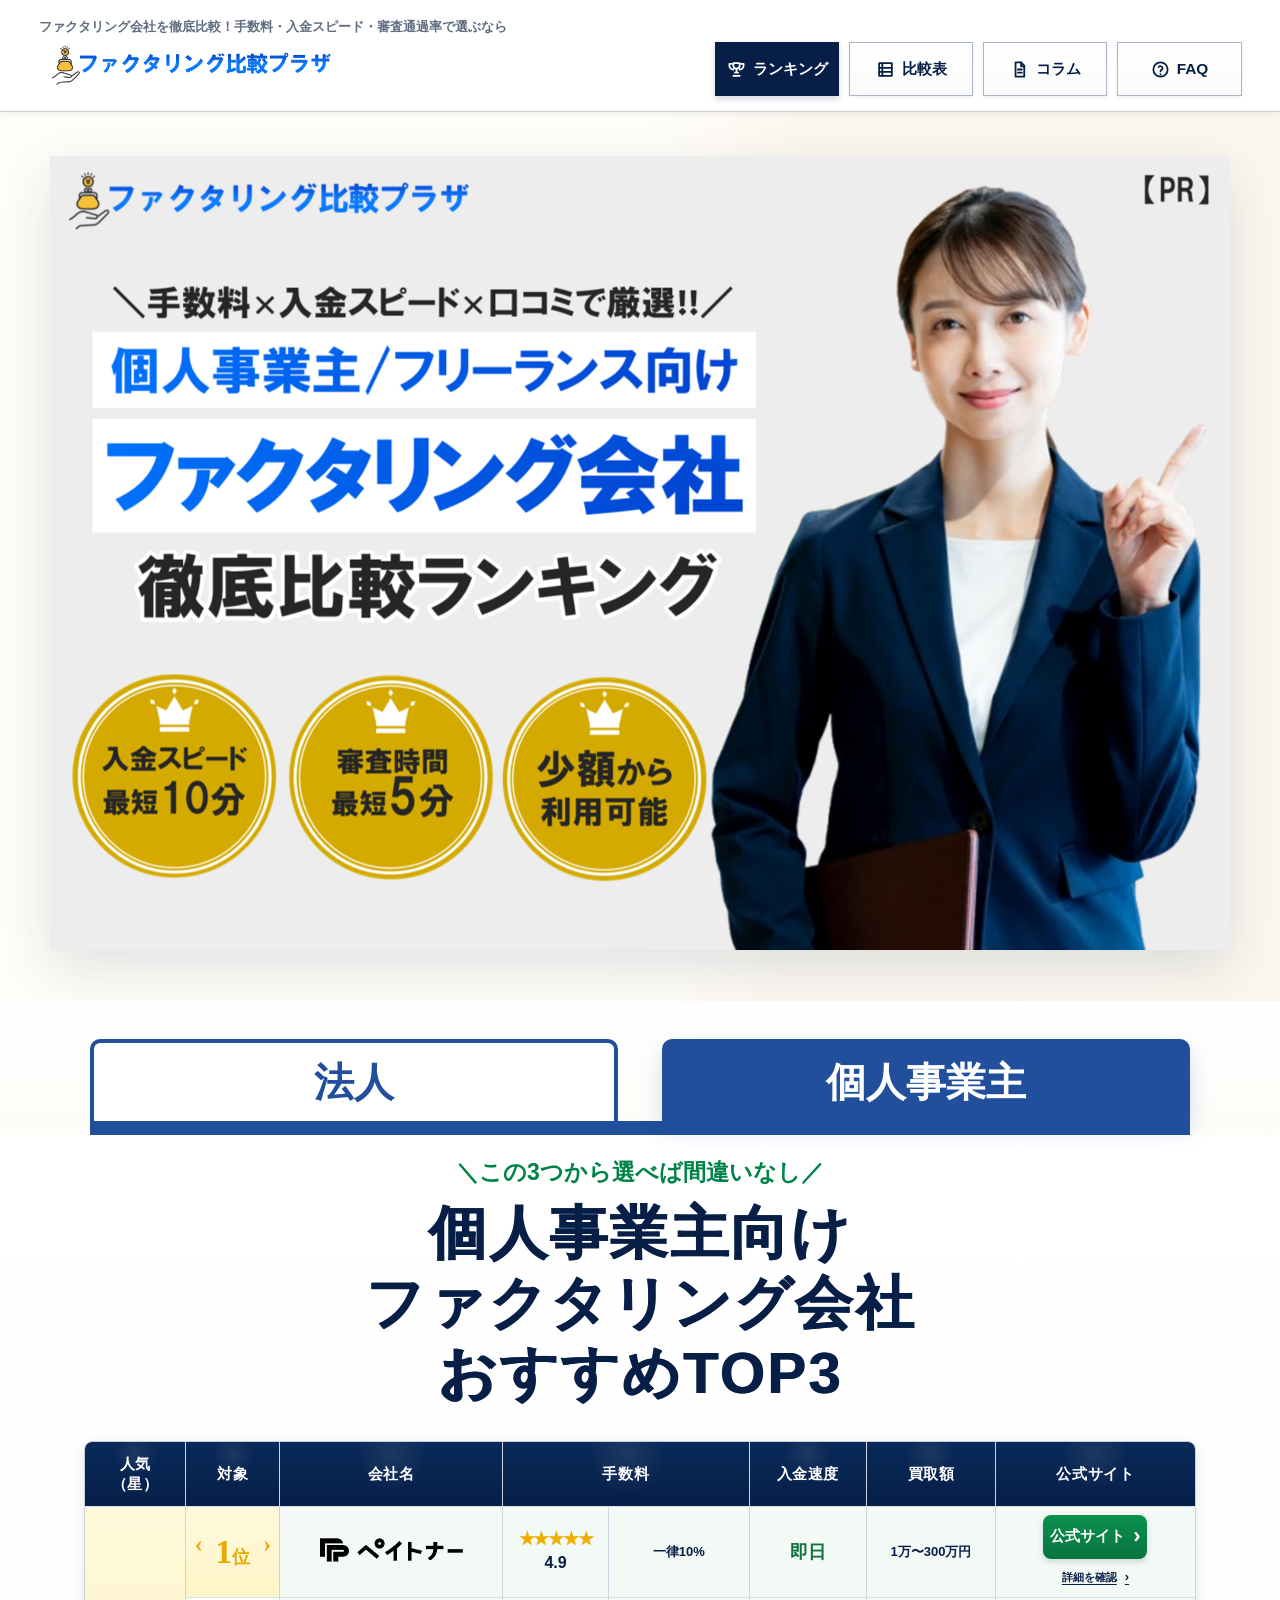
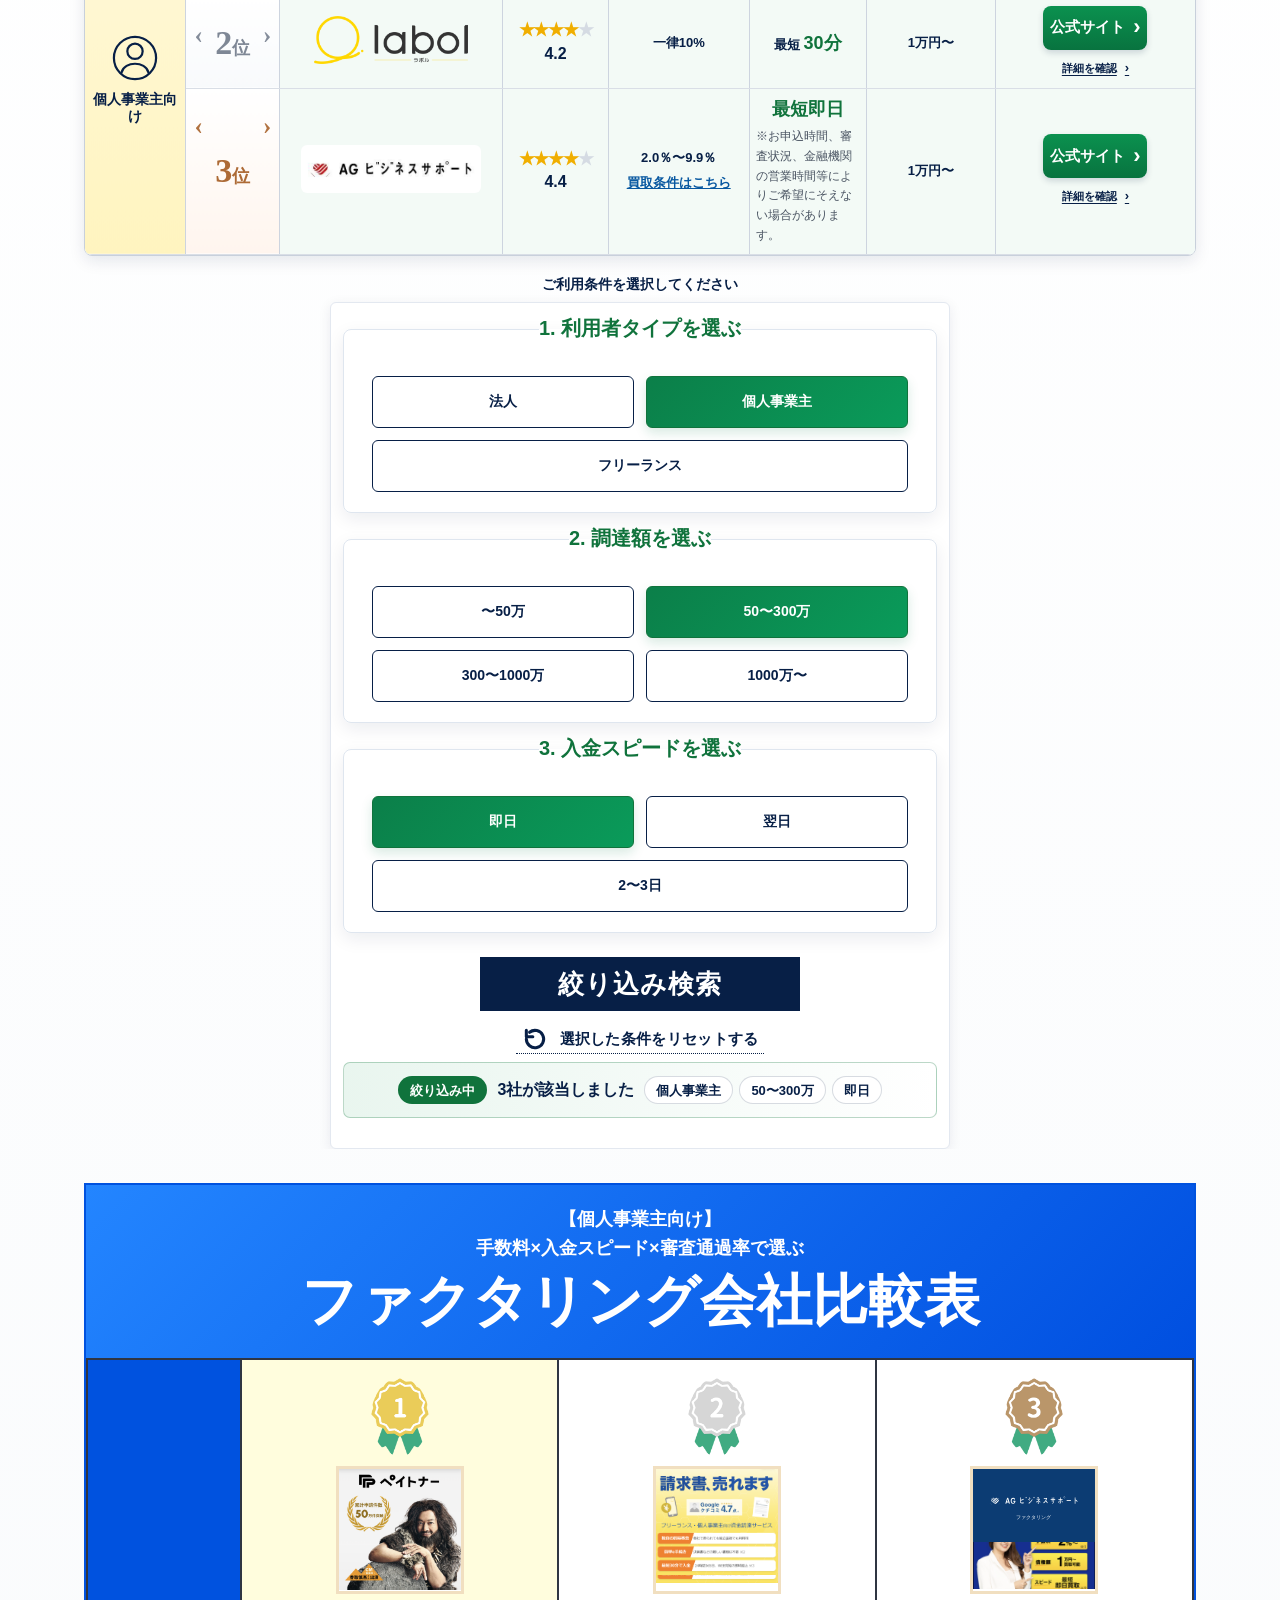
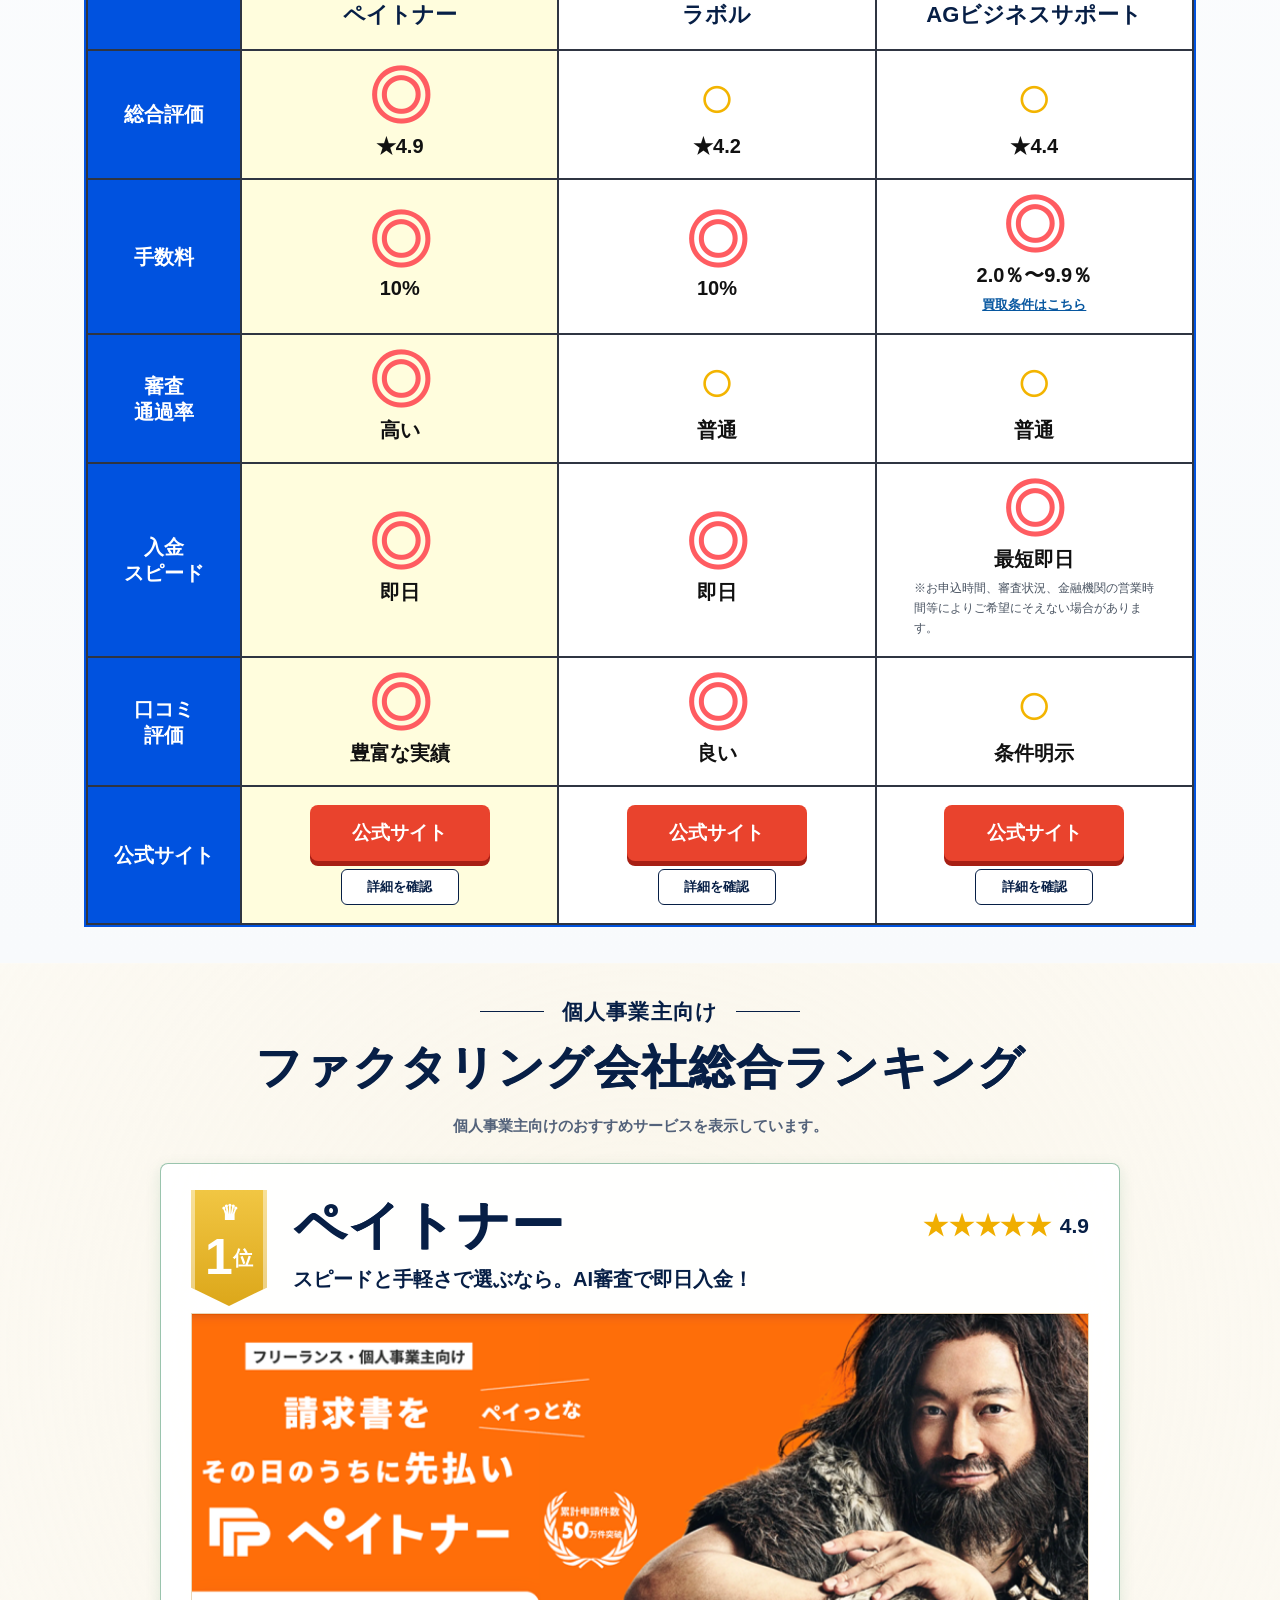
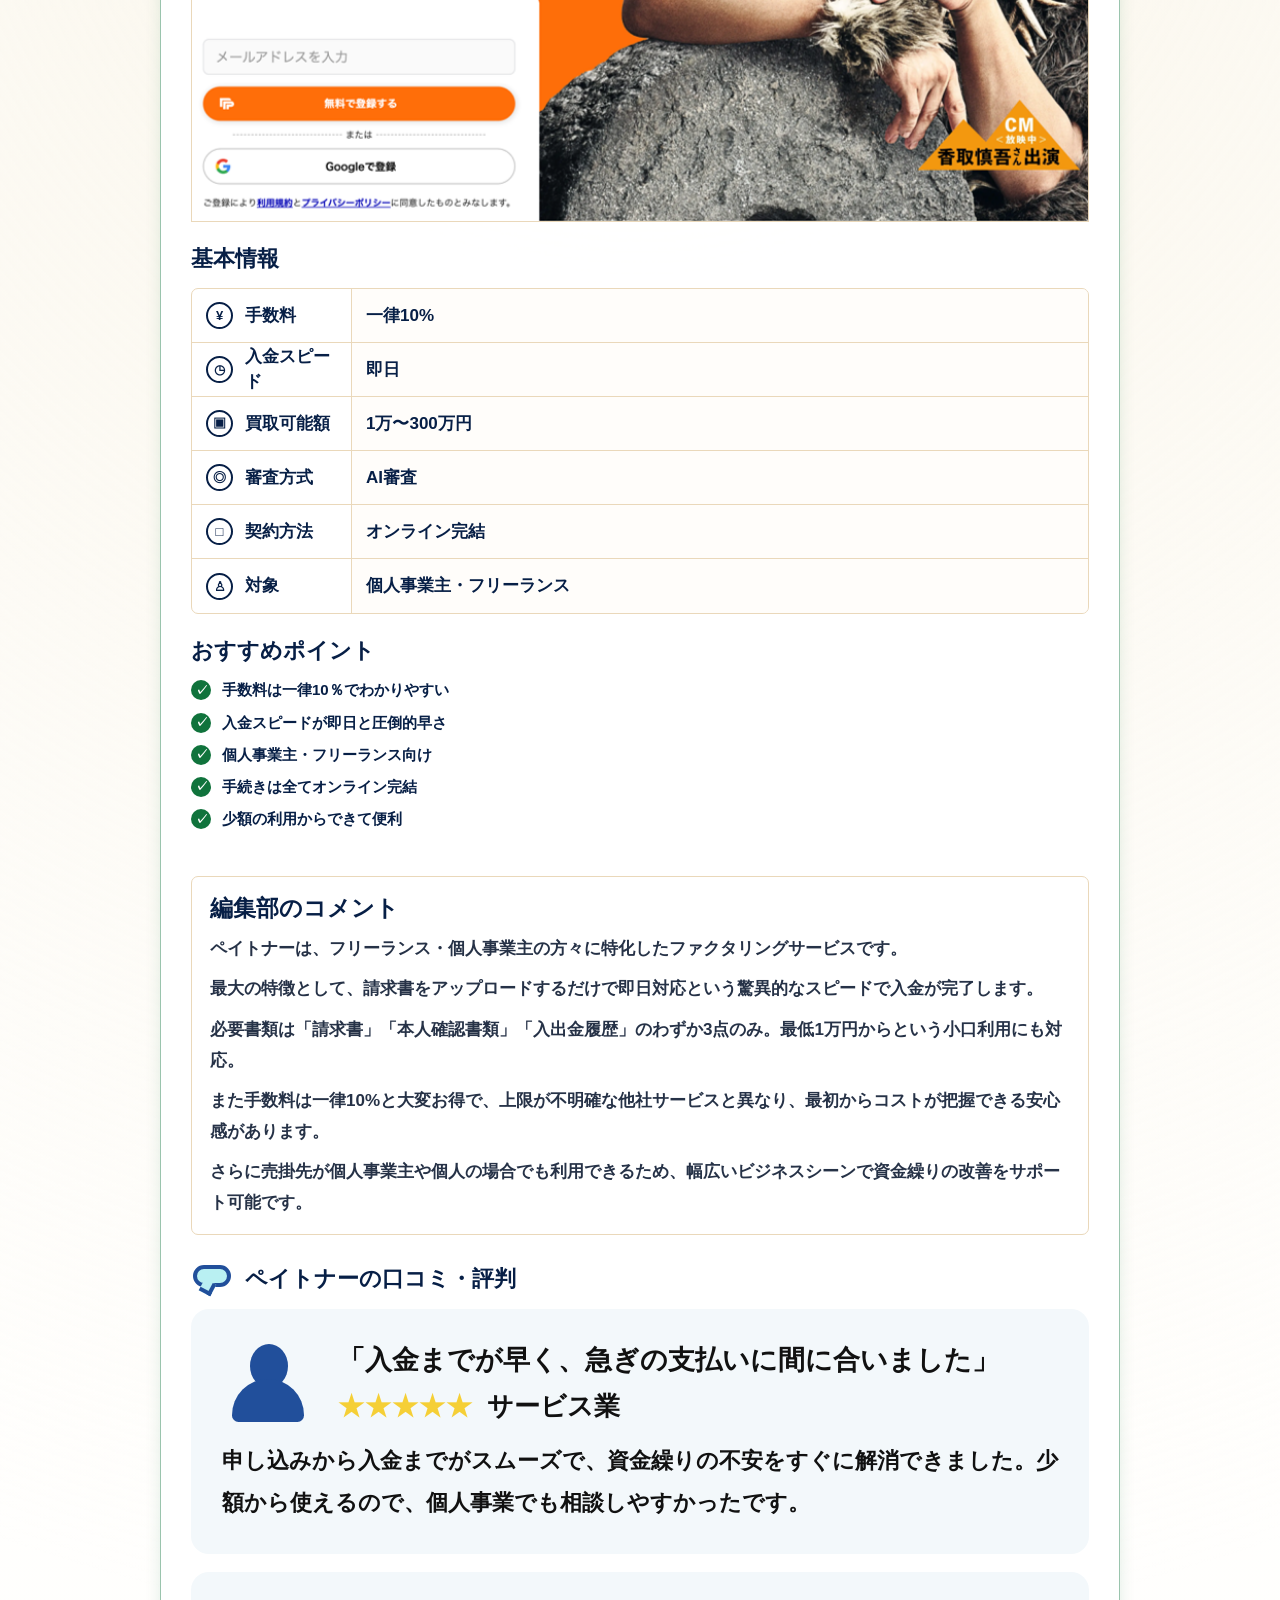
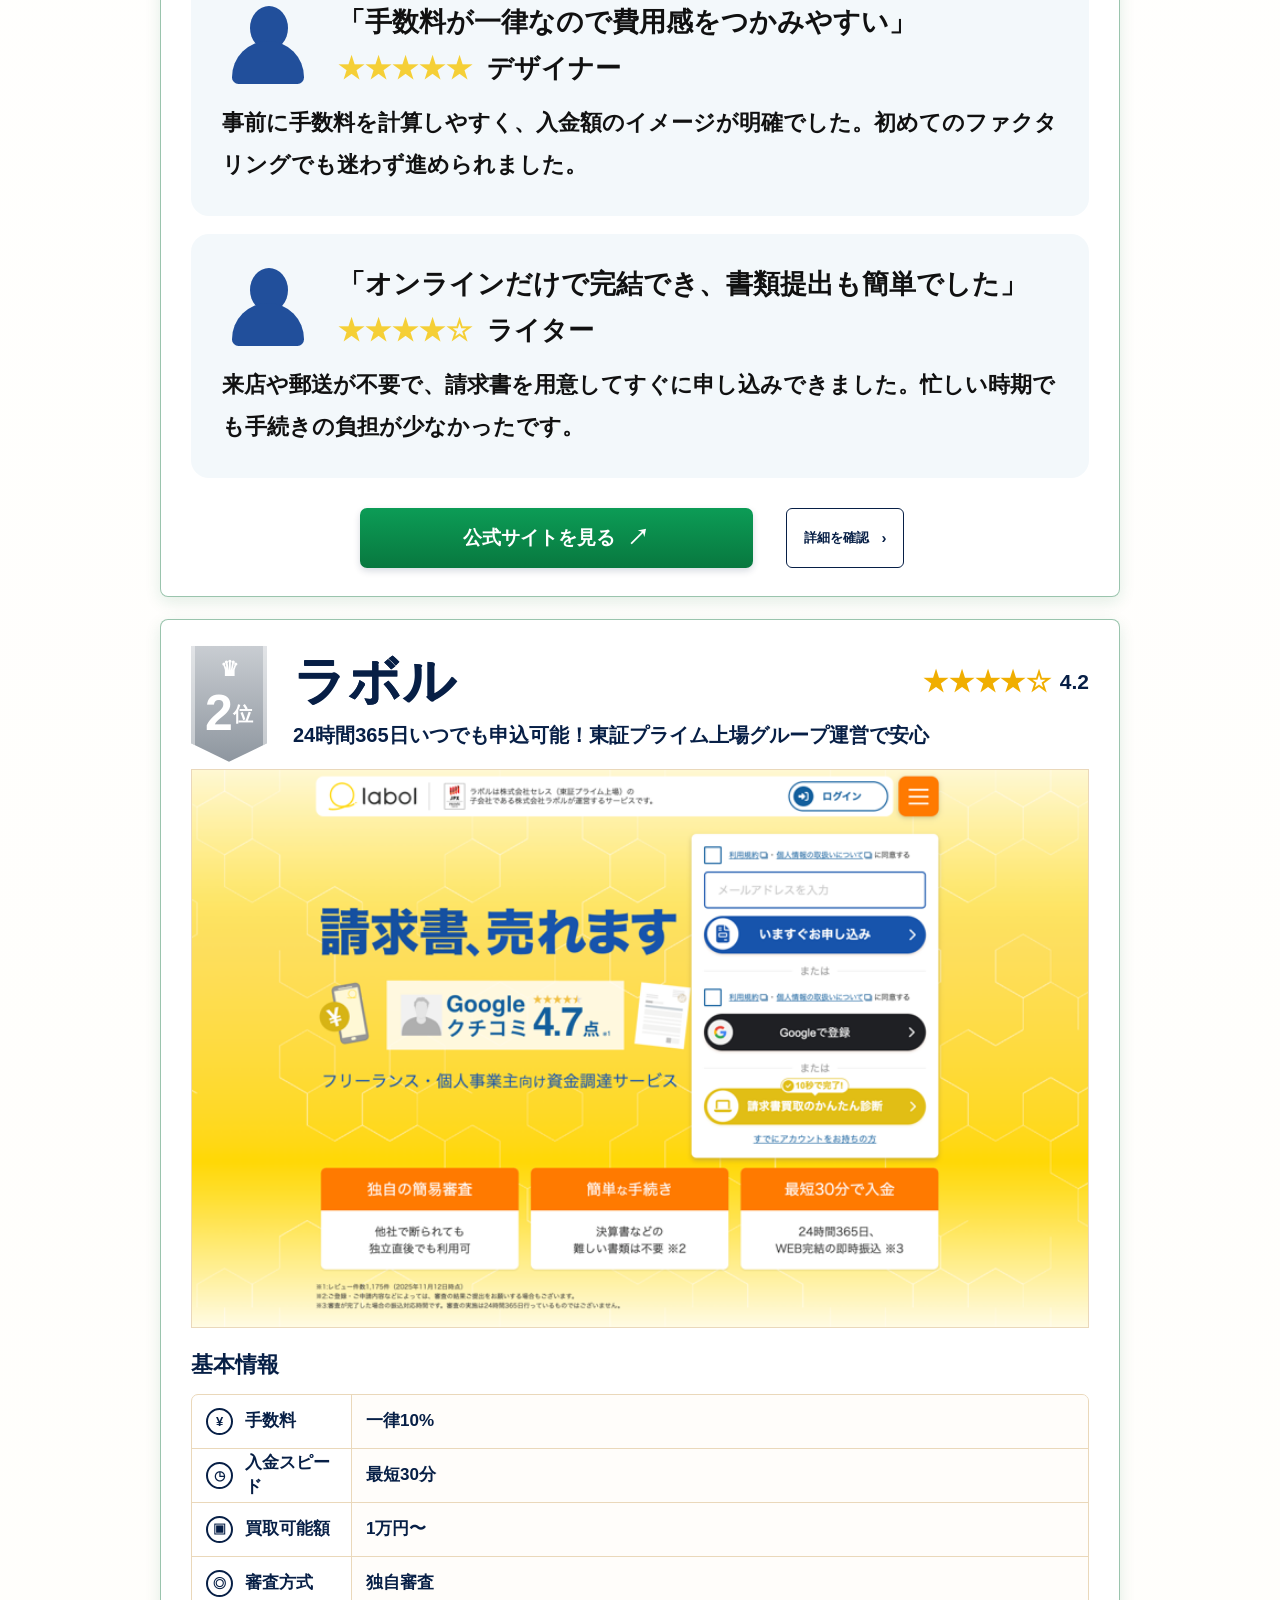
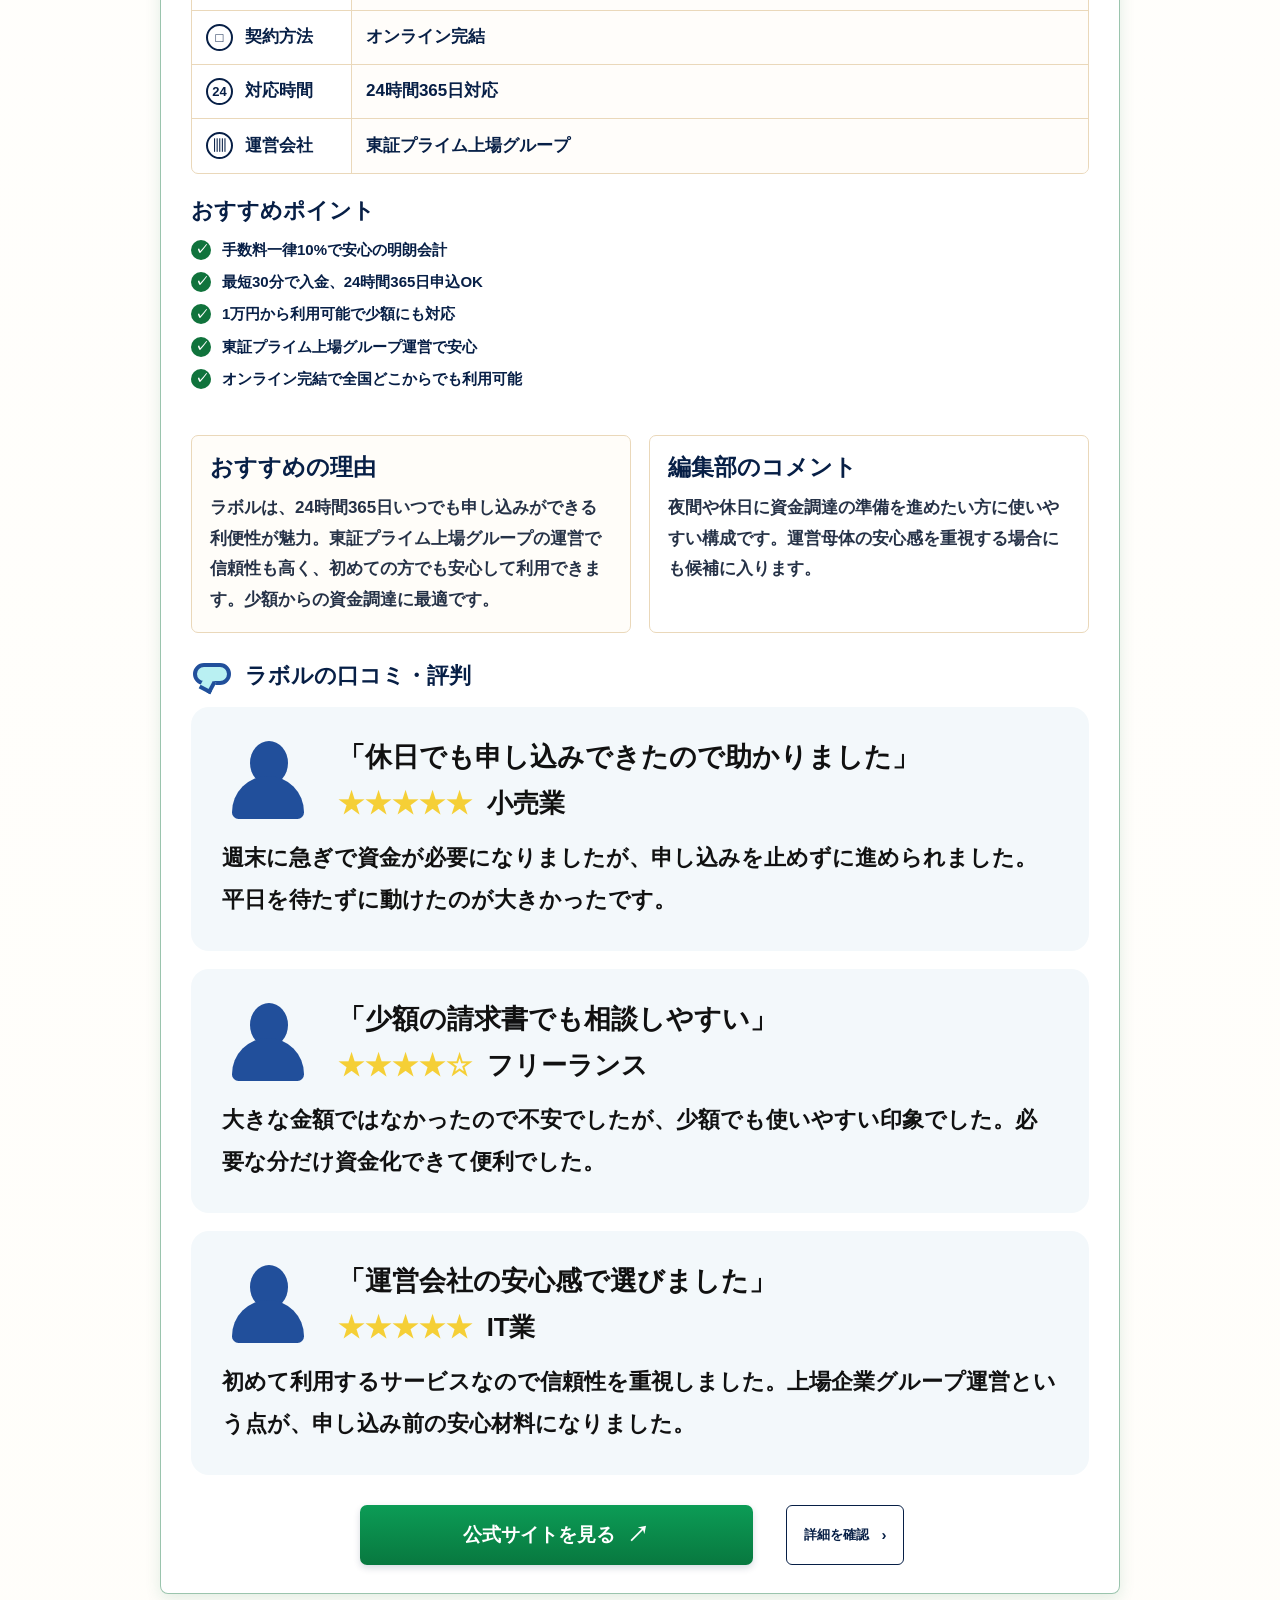
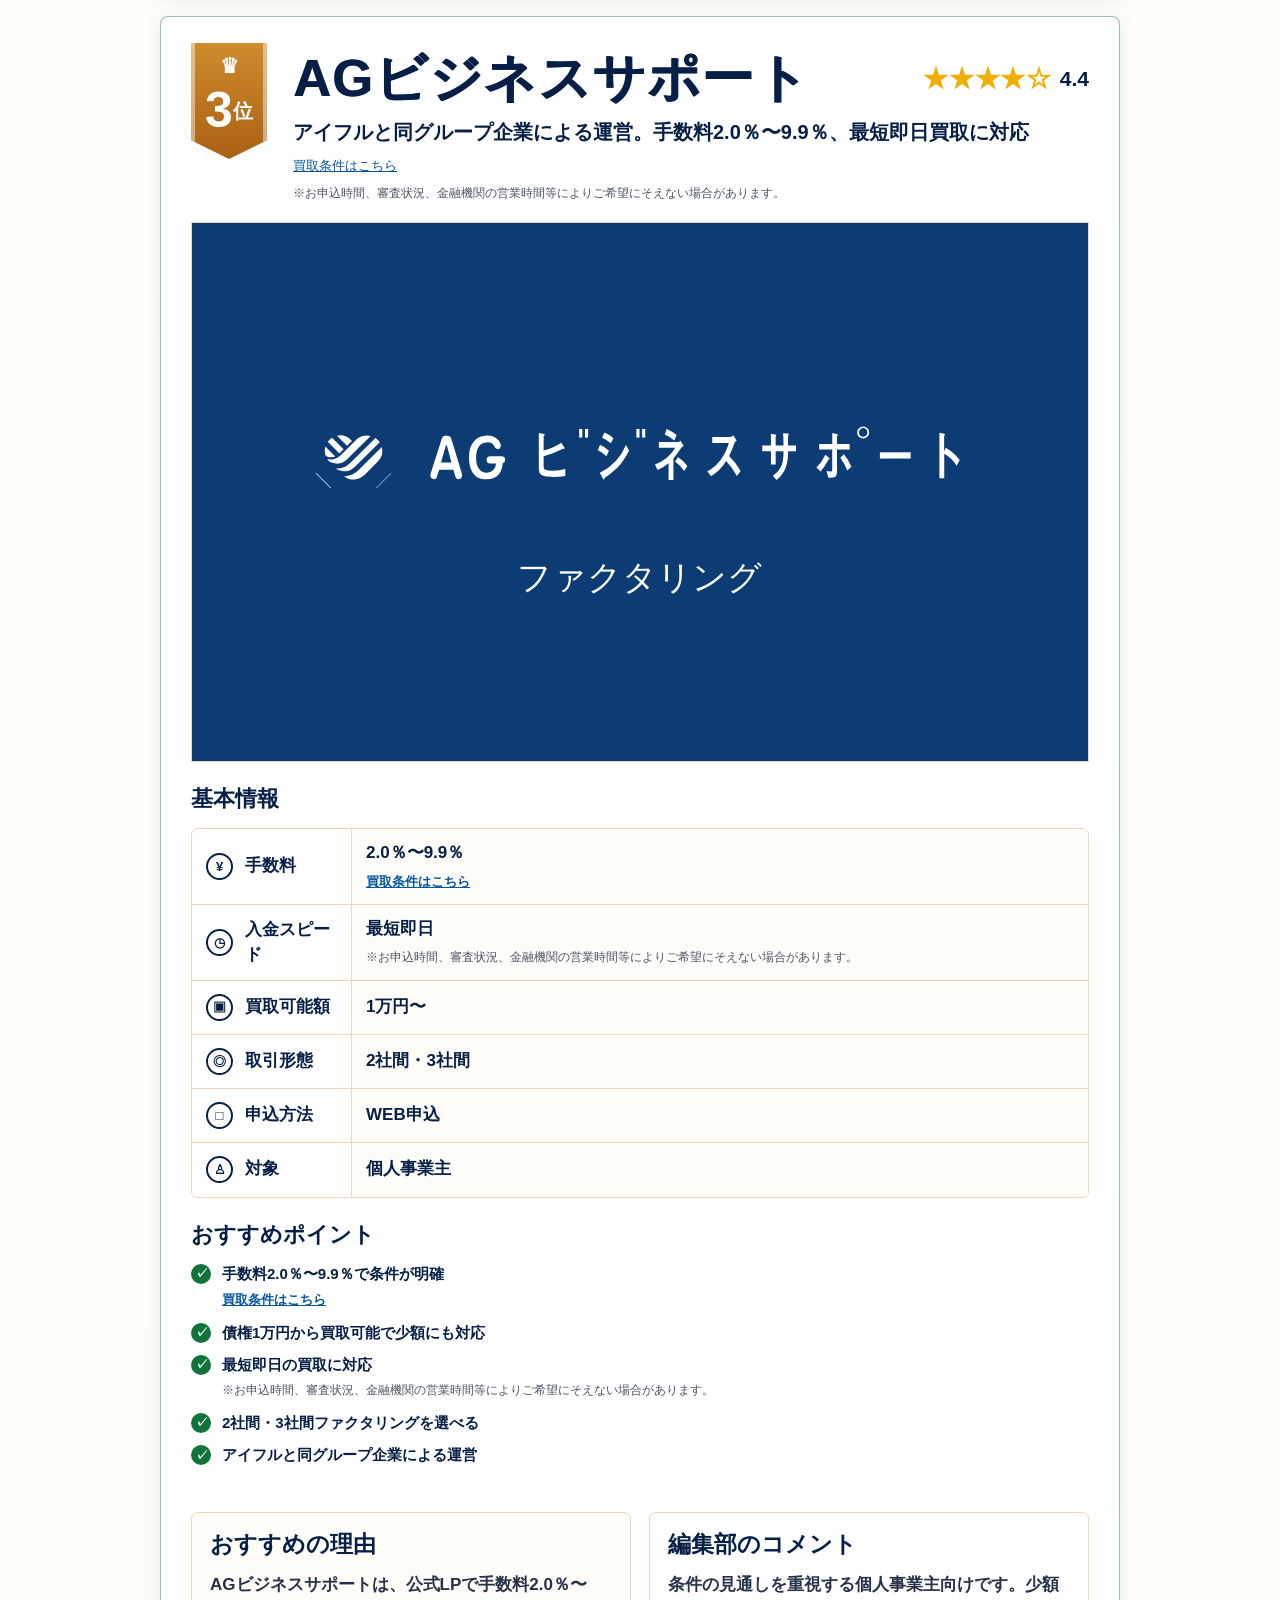
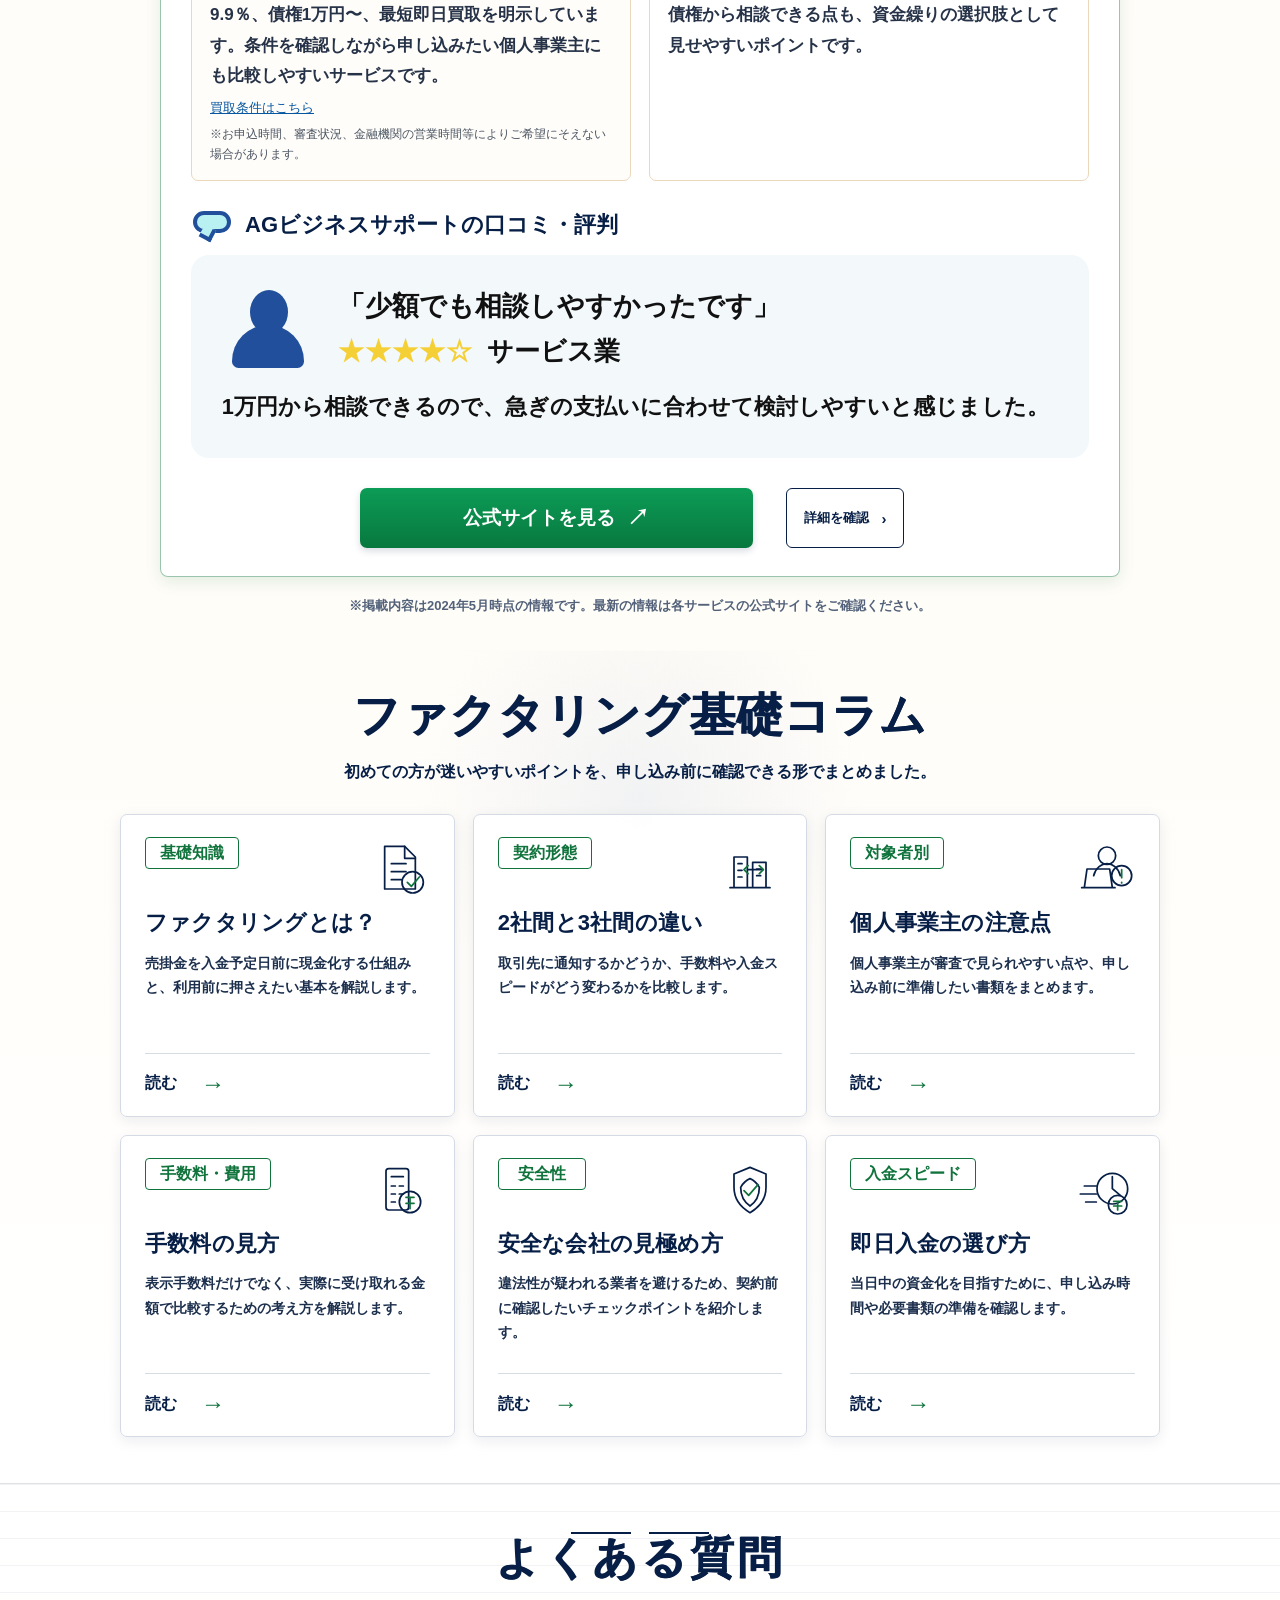
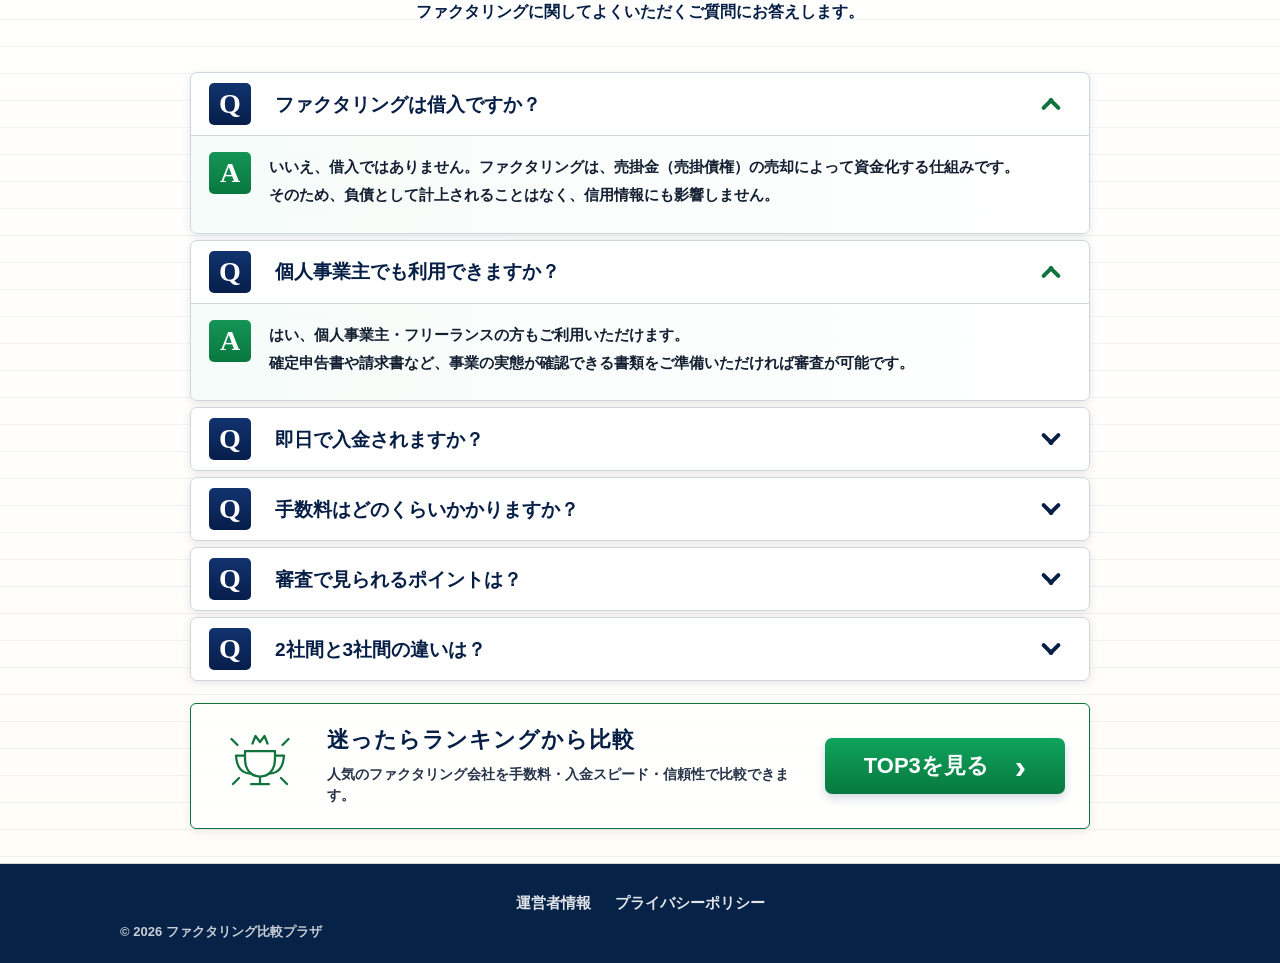
<file: index.html>
<!doctype html>
<html lang="ja">
  <head>
    <meta charset="utf-8">
    <meta name="viewport" content="width=device-width, initial-scale=1">
    <!-- Google Tag Manager -->
    <script>(function(w,d,s,l,i){w[l]=w[l]||[];w[l].push({'gtm.start':
    new Date().getTime(),event:'gtm.js'});var f=d.getElementsByTagName(s)[0],
    j=d.createElement(s),dl=l!='dataLayer'?'&l='+l:'';j.async=true;j.src=
    'https://www.googletagmanager.com/gtm.js?id='+i+dl;f.parentNode.insertBefore(j,f);
    })(window,document,'script','dataLayer','GTM-WVW3GJBQ');</script>
    <!-- End Google Tag Manager -->
    <title>請求書ファクタリング比較ナビ</title>
    <link rel="stylesheet" href="app.css?v=20261002-ag-20260607-ranking-links">
  </head>
  <body id="top">
    <!-- Google Tag Manager (noscript) -->
    <noscript><iframe src="https://www.googletagmanager.com/ns.html?id=GTM-WVW3GJBQ"
    height="0" width="0" style="display:none;visibility:hidden"></iframe></noscript>
    <!-- End Google Tag Manager (noscript) -->
    <div class="lp-shell">
      <header class="site-header" aria-label="サイトヘッダー">
        <div class="header-copy">ファクタリング会社を徹底比較！手数料・入金スピード・審査通過率で選ぶなら</div>
        <a class="brand" href="index.html" aria-label="請求書ファクタリング比較ナビ">
          <svg class="brand-mark" viewBox="0 0 72 72" aria-hidden="true">
            <path d="M13 8h32l14 14v20" fill="none" stroke="currentColor" stroke-width="4" stroke-linejoin="round"/>
            <path d="M45 8v17h14" fill="none" stroke="currentColor" stroke-width="4" stroke-linejoin="round"/>
            <path d="M21 27h19M21 39h24M21 51h18" fill="none" stroke="currentColor" stroke-width="4" stroke-linecap="round"/>
            <circle cx="48" cy="50" r="13" fill="#fff" stroke="currentColor" stroke-width="4"/>
            <path d="m58 60 9 9" fill="none" stroke="currentColor" stroke-width="5" stroke-linecap="round"/>
          </svg>
          <span class="brand-text">
            <span>請求書ファクタリング</span><span>比較ナビ</span>
          </span>
        </a>
        <button class="menu-toggle" type="button" aria-label="メニューを開く" aria-expanded="false" aria-controls="global-nav">
          <span></span>
          <span></span>
          <span></span>
        </button>
        <nav class="global-nav" id="global-nav" aria-label="主要ナビゲーション">
          <a class="nav-item is-active" href="#ranking">
            <svg viewBox="0 0 24 24" aria-hidden="true"><path d="M8 4h8v3a4 4 0 0 1-8 0V4Z"/><path d="M6 5H3v2a5 5 0 0 0 5 5M18 5h3v2a5 5 0 0 1-5 5M12 11v5M8 20h8M10 16h4"/></svg>
            <span>ランキング</span>
          </a>
          <a class="nav-item" href="#comparison">
            <svg viewBox="0 0 24 24" aria-hidden="true"><path d="M4 4h16v16H4z"/><path d="M8 4v16M4 10h16M4 15h16"/></svg>
            <span>比較表</span>
          </a>
          <a class="nav-item" href="#columns">
            <svg viewBox="0 0 24 24" aria-hidden="true"><path d="M7 3h7l4 4v14H7z"/><path d="M14 3v5h4M10 12h5M10 16h5"/></svg>
            <span>コラム</span>
          </a>
          <a class="nav-item" href="#faq">
            <svg viewBox="0 0 24 24" aria-hidden="true"><circle cx="12" cy="12" r="9"/><path d="M9.8 9a2.6 2.6 0 0 1 4.8 1.4c0 2.2-2.6 2.2-2.6 4M12 18h.01"/></svg>
            <span>FAQ</span>
          </a>
        </nav>
      </header>

      <main>
        <section class="first-view first-view-v3" aria-label="ファクタリング会社 徹底比較ランキング">
          <div class="hero-image-frame" aria-label="ファーストビュー画像">
            <picture>
              <source media="(max-width: 900px)" srcset="assets/v3-fv-banner.png" data-personal-srcset="assets/v3-fv-banner.png" data-corporate-srcset="assets/corporate-fv-banner.png">
              <img src="assets/v3-fv-banner.png" data-personal-src="assets/v3-fv-banner.png" data-corporate-src="assets/corporate-fv-banner.png" alt="">
            </picture>
          </div>
          <div class="hero-copy">
            <p class="ranking-lead">
              <span class="laurel" aria-hidden="true">〈</span>
              <svg viewBox="0 0 32 24" aria-hidden="true"><path d="M4 20h24M7 18 4 6l8 7 4-10 4 10 8-7-3 12"/><circle cx="4" cy="6" r="2"/><circle cx="16" cy="3" r="2"/><circle cx="28" cy="6" r="2"/></svg>
              <span>2026年最新ランキングを今すぐチェック！</span>
              <span class="laurel" aria-hidden="true">〉</span>
            </p>
            <h1 id="fv-title">
              <span>あなたに最適な</span>
              <span>ファクタリング会社が見つかる</span>
            </h1>
            <p class="subtitle">法人・個人事業主向け おすすめランキング【2026年最新】</p>
            <a class="primary-cta" href="#ranking">
              <span class="free-badge">無料</span>
              <span class="cta-label">ランキングを見る</span>
              <svg viewBox="0 0 24 24" aria-hidden="true"><path d="m9 5 7 7-7 7"/></svg>
            </a>
          </div>

          <div class="proof-strip" aria-label="掲載情報">
            <div class="proof-item">
              <svg viewBox="0 0 40 40" aria-hidden="true"><path d="M20 4 33 9v10c0 8-5.4 13.6-13 17-7.6-3.4-13-9-13-17V9l13-5Z"/><path d="m13 21 5 5 10-12"/></svg>
              <p><span>掲載社数</span><strong>80社以上</strong><small>厳選して掲載</small></p>
            </div>
            <div class="proof-item">
              <svg viewBox="0 0 40 40" aria-hidden="true"><circle cx="20" cy="20" r="16"/><path d="M20 10v11h9"/></svg>
              <p><span>最短即日入金</span><strong>対応企業多数</strong><small>スピード重視で選べる</small></p>
            </div>
            <div class="proof-item">
              <svg viewBox="0 0 40 40" aria-hidden="true"><circle cx="20" cy="20" r="16"/><path d="M13 12h14M15 19h10M20 19v12M14 27h12"/></svg>
              <p><span>手数料相場</span><strong>0.5%〜15%</strong><small>コスト比較で安心</small></p>
            </div>
            <div class="proof-item">
              <svg viewBox="0 0 40 40" aria-hidden="true"><circle cx="20" cy="14" r="8"/><path d="M7 36c2.6-8 23.4-8 26 0"/></svg>
              <p><span>累計利用者数</span><strong>30,000人突破</strong><small>多くの事業者が活用中</small></p>
            </div>
          </div>
          <p class="data-note">※ランキング・比較情報は2026年5月時点の調査結果に基づいています。</p>
        </section>

        <section class="audience-switch-section" aria-label="利用者タイプ切り替え">
          <div class="audience-switch" role="tablist" aria-label="法人と個人事業主の切り替え">
            <button class="audience-tab" type="button" role="tab" aria-selected="false" aria-controls="search" data-audience-tab="corporate">
              法人
            </button>
            <button class="audience-tab is-active" type="button" role="tab" aria-selected="true" aria-controls="search" data-audience-tab="personal">
              個人事業主
            </button>
          </div>
        </section>

        <section class="comparison-section" id="comparison" aria-labelledby="comparison-title">
          <div class="comparison-inner">
            <div class="pickup-heading">
              <p class="pickup-copy">＼この3つから選べば間違いなし／</p>
              <h2 id="comparison-title">
                <span class="heading-line">個人事業主向け</span><span class="heading-line">ファクタリング会社</span><span class="heading-line">おすすめTOP3</span>
              </h2>
            </div>

            <div class="comparison-table-wrap">
              <table class="comparison-table">
                <colgroup>
                  <col class="col-audience">
                  <col class="col-rank">
                  <col class="col-company">
                  <col class="col-rating">
                  <col class="col-fee">
                  <col class="col-speed">
                  <col class="col-limit">
                  <col class="col-site">
                </colgroup>
                <thead>
                  <tr>
                    <th scope="col">人気<br>（星）</th>
                    <th scope="col">対象</th>
                    <th scope="col">会社名</th>
                    <th scope="col" colspan="2">手数料</th>
                    <th scope="col">入金速度</th>
                    <th scope="col">買取額</th>
                    <th scope="col">公式サイト</th>
                  </tr>
                </thead>
                <tbody>
                  <tr>
                    <th class="audience audience-personal" scope="rowgroup" rowspan="3">
                      <svg viewBox="0 0 48 48" aria-hidden="true"><circle cx="24" cy="17" r="8"/><path d="M10 39c3-12 25-12 28 0"/><circle cx="24" cy="24" r="22"/></svg>
                      <span>個人事業主向け</span>
                    </th>
                    <td class="rank rank-gold"><span>1</span><small>位</small></td>
                    <td class="company-cell">
                      <a class="aff-link" href="https://jass-net.com/link.php?i=pide1y7m6bld&m=miday5mwdqmf" target="_blank" rel="noopener"><strong class="brand-logo brand-paytner"><span>ペイトナー</span></strong></a>
                    </td>
                    <td class="rating-cell"><span class="stars">★★★★★</span><strong>4.9</strong></td>
                    <td>一律<strong>10%</strong></td>
                    <td><strong class="green-text">即日</strong></td>
                    <td>1万〜300万円</td>
                    <td>
                      <div class="site-actions">
                        <a class="site-button primary aff-link" href="https://jass-net.com/link.php?i=pide1y7m6bld&m=miday5mwdqmf" id="paytner-link" target="_blank" rel="noopener">公式サイト <span>›</span></a>
                        <a class="site-button detail" href="#paytner-detail">詳細を確認 <span>›</span></a>
                      </div>
                    </td>
                  </tr>
                  <tr>
                    <td class="rank rank-silver"><span>2</span><small>位</small></td>
                    <td class="company-cell">
                      <a class="aff-link" href="https://jass-net.com/link.php?i=pide75vgd7kl&m=miday5mwdqmf" target="_blank" rel="noopener"><strong class="brand-logo brand-labol"><span>ラボル</span></strong></a>
                    </td>
                    <td class="rating-cell"><span class="stars">★★★★<em>★</em></span><strong>4.2</strong></td>
                    <td>一律<strong>10%</strong></td>
                    <td>最短 <strong class="green-text">30分</strong></td>
                    <td>1万円〜</td>
                    <td>
                      <div class="site-actions">
                        <a class="site-button primary aff-link" href="https://jass-net.com/link.php?i=pide75vgd7kl&m=miday5mwdqmf" id="labol-link" target="_blank" rel="noopener">公式サイト <span>›</span></a>
                        <a class="site-button detail" href="#labol-detail">詳細を確認 <span>›</span></a>
                      </div>
                    </td>
                  </tr>
                  <tr data-audiences="personal freelance">
                    <td class="rank rank-bronze"><span>3</span><small>位</small></td>
                    <td class="company-cell">
                      <a class="aff-link" href="https://jass-net.com/link.php?i=pidugwvpjpxd&m=miday5mwdqmf" target="_blank" rel="noopener"><strong class="brand-logo brand-ag"><span>AGビジネスサポート</span></strong></a>
                    </td>
                    <td class="rating-cell"><span class="stars">★★★★<em>★</em></span><strong>4.4</strong></td>
                    <td><strong>2.0％〜9.9％</strong><a class="ag-condition-link" href="https://www.aiful-bf.co.jp/affiliate/factoring-lp.html" target="_blank" rel="noopener">買取条件はこちら</a></td>
                    <td><strong class="green-text">最短即日</strong><small class="ag-disclaimer">※お申込時間、審査状況、金融機関の営業時間等によりご希望にそえない場合があります。</small></td>
                    <td>1万円〜</td>
                    <td>
                      <div class="site-actions">
                        <a class="site-button primary aff-link" href="https://jass-net.com/link.php?i=pidugwvpjpxd&m=miday5mwdqmf" target="_blank" rel="noopener">公式サイト <span>›</span></a>
                        <a class="site-button detail" href="#ag-personal-detail">詳細を確認 <span>›</span></a>
                      </div>
                    </td>
                  </tr>
                  <tr class="is-filter-hidden" data-audiences="corporate">
                    <th class="audience audience-corporate" scope="rowgroup" rowspan="3">
                      <svg viewBox="0 0 48 48" aria-hidden="true"><path d="M12 42V12h24v30"/><path d="M8 42h32M18 18h4M26 18h4M18 26h4M26 26h4M21 42v-8h6"/></svg>
                      <span>法人向け</span>
                    </th>
                    <td class="rank rank-gold"><span>1</span><small>位</small></td>
                    <td class="company-cell">
                      <a class="aff-link" href="https://jass-net.com/link.php?i=pi84llxxljtz&m=miday5mwdqmf" target="_blank" rel="noopener"><strong class="brand-logo brand-mentor"><span>メンターキャピタル</span></strong></a>
                    </td>
                    <td class="rating-cell"><span class="stars">★★★★★</span><strong>4.8</strong></td>
                    <td><strong>2%〜</strong></td>
                    <td><strong class="green-text">最短即日</strong></td>
                    <td>30万円〜</td>
                    <td>
                      <div class="site-actions">
                        <a class="site-button primary aff-link" href="https://jass-net.com/link.php?i=pi84llxxljtz&m=miday5mwdqmf" id="mentorcapital-link" target="_blank" rel="noopener">公式サイト <span>›</span></a>
                        <a class="site-button detail" href="#mentor-detail">詳細を確認 <span>›</span></a>
                      </div>
                    </td>
                  </tr>
                  <tr class="is-filter-hidden" data-audiences="corporate">
                    <td class="rank rank-silver"><span>2</span><small>位</small></td>
                    <td class="company-cell">
                      <a class="aff-link" href="https://jass-net.com/link.php?i=pidugwvpjpxd&m=miday5mwdqmf" target="_blank" rel="noopener"><strong class="brand-logo brand-ag"><span>AGビジネスサポート</span></strong></a>
                    </td>
                    <td class="rating-cell"><span class="stars">★★★★<em>★</em></span><strong>4.4</strong></td>
                    <td><strong>2.0％〜9.9％</strong><a class="ag-condition-link" href="https://www.aiful-bf.co.jp/affiliate/factoring-lp.html" target="_blank" rel="noopener">買取条件はこちら</a></td>
                    <td><strong class="green-text">最短即日</strong><small class="ag-disclaimer">※お申込時間、審査状況、金融機関の営業時間等によりご希望にそえない場合があります。</small></td>
                    <td>1万円〜</td>
                    <td>
                      <div class="site-actions">
                        <a class="site-button primary aff-link" href="https://jass-net.com/link.php?i=pidugwvpjpxd&m=miday5mwdqmf" target="_blank" rel="noopener">公式サイト <span>›</span></a>
                        <a class="site-button detail" href="#ag-detail">詳細を確認 <span>›</span></a>
                      </div>
                    </td>
                  </tr>
                  <tr class="is-filter-hidden" data-audiences="corporate">
                    <td class="rank rank-bronze"><span>3</span><small>位</small></td>
                    <td class="company-cell">
                      <a class="aff-link" href="https://jass-net.com/link.php?i=piduvzxipach&m=miday5mwdqmf" target="_blank" rel="noopener"><strong class="brand-logo brand-ququmo"><span>QuQuMo</span></strong></a>
                    </td>
                    <td class="rating-cell"><span class="stars">★★★★<em>★</em></span><strong>3.8</strong></td>
                    <td>1%〜14.8%</td>
                    <td>最短 <strong class="green-text">2時間</strong></td>
                    <td>上限なし</td>
                    <td>
                      <div class="site-actions">
                        <a class="site-button primary aff-link" href="https://jass-net.com/link.php?i=piduvzxipach&m=miday5mwdqmf" target="_blank" rel="noopener">公式サイト <span>›</span></a>
                        <a class="site-button detail" href="#ququmo-corporate-detail">詳細を確認 <span>›</span></a>
                      </div>
                    </td>
                  </tr>
                </tbody>
              </table>
            </div>

            <section class="filter-section" id="search" aria-labelledby="filter-title">
              <div class="filter-inner">
                <h2 id="filter-title" class="visually-hidden">絞り込み検索</h2>
                <p class="filter-instruction">ご利用条件を選択してください</p>

                <div class="filter-panel">
                  <form class="filter-card filter-card-steps" aria-label="ファクタリング会社検索条件">
                    <fieldset class="filter-step">
                      <legend>1. 利用者タイプを選ぶ</legend>
                      <div class="option-grid option-grid-3">
                        <label class="filter-option">
                          <input type="radio" name="type" value="corporate">
                          <span>法人</span>
                        </label>
                        <label class="filter-option is-selected">
                          <input type="radio" name="type" value="personal" checked>
                          <span>個人事業主</span>
                          <i aria-hidden="true">✓</i>
                        </label>
                        <label class="filter-option">
                          <input type="radio" name="type" value="freelance">
                          <span>フリーランス</span>
                        </label>
                      </div>
                    </fieldset>

                    <fieldset class="filter-step">
                      <legend>2. 調達額を選ぶ</legend>
                      <div class="option-grid option-grid-2">
                        <label class="filter-option">
                          <input type="radio" name="amount" value="small">
                          <span>〜50万</span>
                        </label>
                        <label class="filter-option is-selected">
                          <input type="radio" name="amount" value="mid" checked>
                          <span>50〜300万</span>
                          <i aria-hidden="true">✓</i>
                        </label>
                        <label class="filter-option">
                          <input type="radio" name="amount" value="large">
                          <span>300〜1000万</span>
                        </label>
                        <label class="filter-option">
                          <input type="radio" name="amount" value="enterprise">
                          <span>1000万〜</span>
                        </label>
                      </div>
                    </fieldset>

                    <fieldset class="filter-step">
                      <legend>3. 入金スピードを選ぶ</legend>
                      <div class="option-grid option-grid-3">
                        <label class="filter-option is-selected">
                          <input type="radio" name="speed" value="same-day" checked>
                          <span>即日</span>
                          <i aria-hidden="true">✓</i>
                        </label>
                        <label class="filter-option">
                          <input type="radio" name="speed" value="next-day">
                          <span>翌日</span>
                        </label>
                        <label class="filter-option">
                          <input type="radio" name="speed" value="two-three-days">
                          <span>2〜3日</span>
                        </label>
                      </div>
                    </fieldset>
                  </form>

                  <div class="filter-actions">
                    <button class="compare-button" type="button">
                      <span>絞り込み検索</span>
                    </button>
                    <button class="reset-button" type="button">
                      <svg viewBox="0 0 24 24" aria-hidden="true"><path d="M4 12a8 8 0 1 0 3-6.2M4 4v6h6"/></svg>
                      <span>選択した条件をリセットする</span>
                    </button>
                  </div>
                </div>
              </div>
            </section>

            <div class="top3-compare" aria-label="おすすめ3社比較" data-audience-panel="personal">
              <div class="top3-compare-head">
                <p><strong>【個人事業主向け】</strong><span>手数料×入金スピード×審査通過率で選ぶ</span></p>
                <h3><span class="heading-line">ファクタリング会社</span><span class="heading-line">比較表</span></h3>
              </div>

              <div class="top3-table-wrap">
                <table class="top3-table">
                  <thead>
                    <tr>
                      <th scope="col"></th>
                      <th scope="col">
                        <span class="medal gold">1</span>
                        <a class="top3-thumb top3-thumb-paytner aff-link" href="https://jass-net.com/link.php?i=pide1y7m6bld&m=miday5mwdqmf" target="_blank" rel="noopener"><img src="assets/v3-product-paytner.png" alt=""></a>
                        <a class="aff-link" href="https://jass-net.com/link.php?i=pide1y7m6bld&m=miday5mwdqmf" target="_blank" rel="noopener"><strong class="brand-logo brand-paytner"><span>ペイトナー</span></strong></a>
                      </th>
                      <th scope="col">
                        <span class="medal silver">2</span>
                        <a class="top3-thumb top3-thumb-labol aff-link" href="https://jass-net.com/link.php?i=pide75vgd7kl&m=miday5mwdqmf" target="_blank" rel="noopener"><img src="assets/v3-product-labol.png" alt=""></a>
                        <a class="aff-link" href="https://jass-net.com/link.php?i=pide75vgd7kl&m=miday5mwdqmf" target="_blank" rel="noopener"><strong class="brand-logo brand-labol"><span>ラボル</span></strong></a>
                      </th>
                      <th scope="col">
                        <span class="medal bronze">3</span>
                        <a class="top3-thumb top3-thumb-ag aff-link" href="https://jass-net.com/link.php?i=pidugwvpjpxd&m=miday5mwdqmf" target="_blank" rel="noopener"><img src="assets/ag-brand-panel.svg" alt=""></a>
                        <a class="aff-link" href="https://jass-net.com/link.php?i=pidugwvpjpxd&m=miday5mwdqmf" target="_blank" rel="noopener"><strong class="brand-logo brand-ag"><span>AGビジネスサポート</span></strong></a>
                      </th>
                    </tr>
                  </thead>
                  <tbody>
                    <tr>
                      <th scope="row">総合評価</th>
                      <td><span class="score-mark best">◎</span><strong>★4.9</strong></td>
                      <td><span class="score-mark">○</span><strong>★4.2</strong></td>
                      <td><span class="score-mark">○</span><strong>★4.4</strong></td>
                    </tr>
                    <tr>
                      <th scope="row">手数料</th>
                      <td><span class="score-mark best">◎</span><strong>10%</strong></td>
                      <td><span class="score-mark best">◎</span><strong>10%</strong></td>
                      <td><span class="score-mark best">◎</span><strong>2.0％〜9.9％</strong><a class="ag-condition-link" href="https://www.aiful-bf.co.jp/affiliate/factoring-lp.html" target="_blank" rel="noopener">買取条件はこちら</a></td>
                    </tr>
                    <tr>
                      <th scope="row">審査<br>通過率</th>
                      <td><span class="score-mark best">◎</span><strong>高い</strong></td>
                      <td><span class="score-mark">○</span><strong>普通</strong></td>
                      <td><span class="score-mark">○</span><strong>普通</strong></td>
                    </tr>
                    <tr>
                      <th scope="row">入金<br>スピード</th>
                      <td><span class="score-mark best">◎</span><strong>即日</strong></td>
                      <td><span class="score-mark best">◎</span><strong>即日</strong></td>
                      <td><span class="score-mark best">◎</span><strong>最短即日</strong><small class="ag-disclaimer">※お申込時間、審査状況、金融機関の営業時間等によりご希望にそえない場合があります。</small></td>
                    </tr>
                    <tr>
                      <th scope="row">口コミ<br>評価</th>
                      <td><span class="score-mark best">◎</span><strong>豊富な実績</strong></td>
                      <td><span class="score-mark best">◎</span><strong>良い</strong></td>
                      <td><span class="score-mark">○</span><strong>条件明示</strong></td>
                    </tr>
                    <tr>
                      <th scope="row">公式サイト</th>
                      <td>
                        <div class="top3-cta-group">
                          <a href="https://jass-net.com/link.php?i=pide1y7m6bld&m=miday5mwdqmf" id="paytner-link" target="_blank" rel="noopener" class="top3-site-button aff-link">公式サイト</a>
                          <a href="#paytner-detail" class="top3-detail-button">詳細を確認</a>
                        </div>
                      </td>
                      <td>
                        <div class="top3-cta-group">
                          <a href="https://jass-net.com/link.php?i=pide75vgd7kl&m=miday5mwdqmf" id="labol-link" target="_blank" rel="noopener" class="top3-site-button aff-link">公式サイト</a>
                          <a href="#labol-detail" class="top3-detail-button">詳細を確認</a>
                        </div>
                      </td>
                      <td>
                        <div class="top3-cta-group">
                          <a href="https://jass-net.com/link.php?i=pidugwvpjpxd&m=miday5mwdqmf" target="_blank" rel="noopener" class="top3-site-button aff-link">公式サイト</a>
                          <a href="#ag-personal-detail" class="top3-detail-button">詳細を確認</a>
                        </div>
                      </td>
                    </tr>
                  </tbody>
                </table>
              </div>
            </div>

            <div class="top3-compare is-filter-hidden" aria-label="法人向けおすすめ3社比較" data-audience-panel="corporate">
              <div class="top3-compare-head">
                <p><strong>【法人向け】</strong><span>手数料×入金スピード×審査通過率で選ぶ</span></p>
                <h3><span class="heading-line">ファクタリング会社</span><span class="heading-line">比較表</span></h3>
              </div>

              <div class="top3-table-wrap">
                <table class="top3-table">
                  <thead>
                    <tr>
                      <th scope="col"></th>
                      <th scope="col">
                        <span class="medal gold">1</span>
                        <a class="top3-thumb top3-thumb-mentor aff-link" href="https://jass-net.com/link.php?i=pi84llxxljtz&m=miday5mwdqmf" target="_blank" rel="noopener"><img src="assets/corporate-product-mentor.png" alt=""></a>
                        <a class="aff-link" href="https://jass-net.com/link.php?i=pi84llxxljtz&m=miday5mwdqmf" target="_blank" rel="noopener"><strong class="brand-logo brand-mentor"><span>メンターキャピタル</span></strong></a>
                      </th>
                      <th scope="col">
                        <span class="medal silver">2</span>
                        <a class="top3-thumb top3-thumb-ag aff-link" href="https://jass-net.com/link.php?i=pidugwvpjpxd&m=miday5mwdqmf" target="_blank" rel="noopener"><img src="assets/ag-brand-panel.svg" alt=""></a>
                        <a class="aff-link" href="https://jass-net.com/link.php?i=pidugwvpjpxd&m=miday5mwdqmf" target="_blank" rel="noopener"><strong class="brand-logo brand-ag"><span>AGビジネスサポート</span></strong></a>
                      </th>
                      <th scope="col">
                        <span class="medal bronze">3</span>
                        <a class="top3-thumb top3-thumb-ququmo top3-thumb-ququmo-corporate aff-link" href="https://jass-net.com/link.php?i=piduvzxipach&m=miday5mwdqmf" target="_blank" rel="noopener"><img src="assets/ququmo-comparison.jpg" alt=""></a>
                        <a class="aff-link" href="https://jass-net.com/link.php?i=piduvzxipach&m=miday5mwdqmf" target="_blank" rel="noopener"><strong class="brand-logo brand-ququmo"><span>QuQuMo</span></strong></a>
                      </th>
                    </tr>
                  </thead>
                  <tbody>
                    <tr>
                      <th scope="row">総合評価</th>
                      <td><span class="score-mark best">◎</span><strong>★4.8</strong></td>
                      <td><span class="score-mark">○</span><strong>★4.4</strong></td>
                      <td><span class="score-mark">○</span><strong>★3.8</strong></td>
                    </tr>
                    <tr>
                      <th scope="row">手数料</th>
                      <td><span class="score-mark best">◎</span><strong>2%〜</strong></td>
                      <td><span class="score-mark best">◎</span><strong>2.0％〜9.9％</strong><a class="ag-condition-link" href="https://www.aiful-bf.co.jp/affiliate/factoring-lp.html" target="_blank" rel="noopener">買取条件はこちら</a></td>
                      <td><span class="score-mark">○</span><strong>1%〜14.8%</strong></td>
                    </tr>
                    <tr>
                      <th scope="row">法人<br>対応力</th>
                      <td><span class="score-mark best">◎</span><strong>高い</strong></td>
                      <td><span class="score-mark">○</span><strong>対応</strong></td>
                      <td><span class="score-mark">○</span><strong>対応</strong></td>
                    </tr>
                    <tr>
                      <th scope="row">入金<br>スピード</th>
                      <td><span class="score-mark best">◎</span><strong>最短即日</strong></td>
                      <td><span class="score-mark best">◎</span><strong>最短即日</strong><small class="ag-disclaimer">※お申込時間、審査状況、金融機関の営業時間等によりご希望にそえない場合があります。</small></td>
                      <td><span class="score-mark">○</span><strong>最短2時間</strong></td>
                    </tr>
                    <tr>
                      <th scope="row">特徴</th>
                      <td><span class="score-mark best">◎</span><strong>審査通過率92%</strong></td>
                      <td><span class="score-mark">○</span><strong>同グループ企業</strong></td>
                      <td><span class="score-mark">○</span><strong>オンライン完結</strong></td>
                    </tr>
                    <tr>
                      <th scope="row">公式サイト</th>
                      <td>
                        <div class="top3-cta-group">
                          <a href="https://jass-net.com/link.php?i=pi84llxxljtz&m=miday5mwdqmf" id="mentorcapital-link" target="_blank" rel="noopener" class="top3-site-button aff-link">公式サイト</a>
                          <a href="#mentor-detail" class="top3-detail-button">詳細を確認</a>
                        </div>
                      </td>
                      <td>
                        <div class="top3-cta-group">
                          <a href="https://jass-net.com/link.php?i=pidugwvpjpxd&m=miday5mwdqmf" target="_blank" rel="noopener" class="top3-site-button aff-link">公式サイト</a>
                          <a href="#ag-detail" class="top3-detail-button">詳細を確認</a>
                        </div>
                      </td>
                      <td>
                        <div class="top3-cta-group">
                          <a href="https://jass-net.com/link.php?i=piduvzxipach&m=miday5mwdqmf" target="_blank" rel="noopener" class="top3-site-button aff-link">公式サイト</a>
                          <a href="#ququmo-corporate-detail" class="top3-detail-button">詳細を確認</a>
                        </div>
                      </td>
                    </tr>
                  </tbody>
                </table>
              </div>
            </div>
          </div>
        </section>

        <section class="ranking-detail-section" id="ranking" aria-labelledby="ranking-detail-title">
          <div class="ranking-detail-inner">
            <p class="section-label compact"><span></span><strong>個人事業主向け</strong><span></span></p>
            <h2 id="ranking-detail-title">
              <span class="heading-line">ファクタリング会社</span><span class="heading-line">総合ランキング</span>
            </h2>
            <p class="ranking-detail-lead">個人事業主向けのおすすめサービスを表示しています。</p>

            <article class="ranking-card rank-one" id="paytner-detail">
              <div class="rank-ribbon"><span>1</span><small>位</small></div>
              <div class="ranking-left">
                <h3><a class="aff-link" href="https://jass-net.com/link.php?i=pide1y7m6bld&m=miday5mwdqmf" target="_blank" rel="noopener">ペイトナー</a></h3>
                <div class="service-rating"><span>★★★★★</span><strong>4.9</strong></div>
                <p class="service-catch">スピードと手軽さで選ぶなら。AI審査で即日入金！</p>
              </div>
              <div class="service-visual pay">
                <a class="service-visual-link aff-link" href="https://jass-net.com/link.php?i=pide1y7m6bld&m=miday5mwdqmf" target="_blank" rel="noopener"><img src="assets/v3-ranking-paytner.png" alt=""></a>
                <div>
                  <span>フリーランス・個人事業主向け</span>
                  <strong>請求書をその日のうちに先払い</strong>
                  <small><a class="aff-link" href="https://jass-net.com/link.php?i=pide1y7m6bld&m=miday5mwdqmf" target="_blank" rel="noopener">ペイトナー</a></small>
                </div>
              </div>
              <div class="ranking-body">
                <section class="ranking-block">
                  <h4>基本情報</h4>
                  <dl class="info-grid">
                    <div><dt><span>¥</span>手数料</dt><dd>一律10%</dd></div>
                    <div><dt><span>◷</span>入金スピード</dt><dd>即日</dd></div>
                    <div><dt><span>▣</span>買取可能額</dt><dd>1万〜300万円</dd></div>
                    <div><dt><span>◎</span>審査方式</dt><dd>AI審査</dd></div>
                    <div><dt><span>□</span>契約方法</dt><dd>オンライン完結</dd></div>
                    <div><dt><span>♙</span>対象</dt><dd>個人事業主・フリーランス</dd></div>
                  </dl>
                </section>
                <section class="ranking-block">
                  <h4>おすすめポイント</h4>
                  <ul class="point-list">
                    <li>手数料は一律10％でわかりやすい</li>
                    <li>入金スピードが即日と圧倒的早さ</li>
                    <li>個人事業主・フリーランス向け</li>
                    <li>手続きは全てオンライン完結</li>
                    <li>少額の利用からできて便利</li>
                  </ul>
                </section>
                <section class="ranking-block reason-comment-grid">
                  <div class="editor-comment">
                    <h5>編集部のコメント</h5>
                    <p>ペイトナーは、フリーランス・個人事業主の方々に特化したファクタリングサービスです。</p>
                    <p>最大の特徴として、請求書をアップロードするだけで即日対応という驚異的なスピードで入金が完了します。</p>
                    <p>必要書類は「請求書」「本人確認書類」「入出金履歴」のわずか3点のみ。最低1万円からという小口利用にも対応。</p>
                    <p>また手数料は一律10%と大変お得で、上限が不明確な他社サービスと異なり、最初からコストが把握できる安心感があります。</p>
                    <p>さらに売掛先が個人事業主や個人の場合でも利用できるため、幅広いビジネスシーンで資金繰りの改善をサポート可能です。</p>
                  </div>
                </section>
                <section class="ranking-block review-block" aria-labelledby="paytner-review-title">
                  <h4 id="paytner-review-title" class="review-heading">
                    <span class="review-heading-icon" aria-hidden="true">••</span>
                    ペイトナーの口コミ・評判
                  </h4>
                  <div class="review-list">
                    <article class="review-card">
                      <div class="review-avatar" aria-hidden="true"></div>
                      <div class="review-card-head">
                        <p class="review-title">「入金までが早く、急ぎの支払いに間に合いました」</p>
                        <p class="review-meta"><span class="review-stars">★★★★★</span><span>サービス業</span></p>
                      </div>
                      <p class="review-text">申し込みから入金までがスムーズで、資金繰りの不安をすぐに解消できました。少額から使えるので、個人事業でも相談しやすかったです。</p>
                    </article>
                    <article class="review-card">
                      <div class="review-avatar" aria-hidden="true"></div>
                      <div class="review-card-head">
                        <p class="review-title">「手数料が一律なので費用感をつかみやすい」</p>
                        <p class="review-meta"><span class="review-stars">★★★★★</span><span>デザイナー</span></p>
                      </div>
                      <p class="review-text">事前に手数料を計算しやすく、入金額のイメージが明確でした。初めてのファクタリングでも迷わず進められました。</p>
                    </article>
                    <article class="review-card">
                      <div class="review-avatar" aria-hidden="true"></div>
                      <div class="review-card-head">
                        <p class="review-title">「オンラインだけで完結でき、書類提出も簡単でした」</p>
                        <p class="review-meta"><span class="review-stars">★★★★☆</span><span>ライター</span></p>
                      </div>
                      <p class="review-text">来店や郵送が不要で、請求書を用意してすぐに申し込みできました。忙しい時期でも手続きの負担が少なかったです。</p>
                    </article>
                  </div>
                </section>
              </div>
              <div class="ranking-actions">
                <a class="detail-site-button aff-link" href="https://jass-net.com/link.php?i=pide1y7m6bld&m=miday5mwdqmf" id="paytner-link" target="_blank" rel="noopener">公式サイトを見る <span>↗</span></a>
                <a class="detail-more-button" href="#paytner-detail">詳細を確認 <span>›</span></a>
              </div>
            </article>

            <article class="ranking-card rank-two" id="labol-detail">
              <div class="rank-ribbon"><span>2</span><small>位</small></div>
              <div class="ranking-left">
                <h3><a class="aff-link" href="https://jass-net.com/link.php?i=pide75vgd7kl&m=miday5mwdqmf" target="_blank" rel="noopener">ラボル</a></h3>
                <div class="service-rating"><span>★★★★☆</span><strong>4.2</strong></div>
                <p class="service-catch">24時間365日いつでも申込可能！東証プライム上場グループ運営で安心</p>
              </div>
              <div class="service-visual labo">
                <a class="service-visual-link aff-link" href="https://jass-net.com/link.php?i=pide75vgd7kl&m=miday5mwdqmf" target="_blank" rel="noopener"><img src="assets/v3-ranking-labol.png" alt=""></a>
                <div>
                  <span>24時間365日対応</span>
                  <strong>フリーランスの資金繰りをオンラインでサポート</strong>
                  <small><a class="aff-link" href="https://jass-net.com/link.php?i=pide75vgd7kl&m=miday5mwdqmf" target="_blank" rel="noopener">labol</a></small>
                </div>
              </div>
              <div class="ranking-body">
                <section class="ranking-block">
                  <h4>基本情報</h4>
                  <dl class="info-grid">
                    <div><dt><span>¥</span>手数料</dt><dd>一律10%</dd></div>
                    <div><dt><span>◷</span>入金スピード</dt><dd>最短30分</dd></div>
                    <div><dt><span>▣</span>買取可能額</dt><dd>1万円〜</dd></div>
                    <div><dt><span>◎</span>審査方式</dt><dd>独自審査</dd></div>
                    <div><dt><span>□</span>契約方法</dt><dd>オンライン完結</dd></div>
                    <div><dt><span>24</span>対応時間</dt><dd>24時間365日対応</dd></div>
                    <div><dt><span>▥</span>運営会社</dt><dd>東証プライム上場グループ</dd></div>
                  </dl>
                </section>
                <section class="ranking-block">
                  <h4>おすすめポイント</h4>
                  <ul class="point-list">
                    <li>手数料一律10%で安心の明朗会計</li>
                    <li>最短30分で入金、24時間365日申込OK</li>
                    <li>1万円から利用可能で少額にも対応</li>
                    <li>東証プライム上場グループ運営で安心</li>
                    <li>オンライン完結で全国どこからでも利用可能</li>
                  </ul>
                </section>
                <section class="ranking-block reason-comment-grid">
                  <div class="reason-box">
                    <h5>おすすめの理由</h5>
                    <p>ラボルは、24時間365日いつでも申し込みができる利便性が魅力。東証プライム上場グループの運営で信頼性も高く、初めての方でも安心して利用できます。少額からの資金調達に最適です。</p>
                  </div>
                  <div class="editor-comment">
                    <h5>編集部のコメント</h5>
                    <p>夜間や休日に資金調達の準備を進めたい方に使いやすい構成です。運営母体の安心感を重視する場合にも候補に入ります。</p>
                  </div>
                </section>
                <section class="ranking-block review-block" aria-labelledby="labol-review-title">
                  <h4 id="labol-review-title" class="review-heading">
                    <span class="review-heading-icon" aria-hidden="true">••</span>
                    ラボルの口コミ・評判
                  </h4>
                  <div class="review-list">
                    <article class="review-card">
                      <div class="review-avatar" aria-hidden="true"></div>
                      <div class="review-card-head">
                        <p class="review-title">「休日でも申し込みできたので助かりました」</p>
                        <p class="review-meta"><span class="review-stars">★★★★★</span><span>小売業</span></p>
                      </div>
                      <p class="review-text">週末に急ぎで資金が必要になりましたが、申し込みを止めずに進められました。平日を待たずに動けたのが大きかったです。</p>
                    </article>
                    <article class="review-card">
                      <div class="review-avatar" aria-hidden="true"></div>
                      <div class="review-card-head">
                        <p class="review-title">「少額の請求書でも相談しやすい」</p>
                        <p class="review-meta"><span class="review-stars">★★★★☆</span><span>フリーランス</span></p>
                      </div>
                      <p class="review-text">大きな金額ではなかったので不安でしたが、少額でも使いやすい印象でした。必要な分だけ資金化できて便利でした。</p>
                    </article>
                    <article class="review-card">
                      <div class="review-avatar" aria-hidden="true"></div>
                      <div class="review-card-head">
                        <p class="review-title">「運営会社の安心感で選びました」</p>
                        <p class="review-meta"><span class="review-stars">★★★★★</span><span>IT業</span></p>
                      </div>
                      <p class="review-text">初めて利用するサービスなので信頼性を重視しました。上場企業グループ運営という点が、申し込み前の安心材料になりました。</p>
                    </article>
                  </div>
                </section>
              </div>
              <div class="ranking-actions">
                <a class="detail-site-button aff-link" href="https://jass-net.com/link.php?i=pide75vgd7kl&m=miday5mwdqmf" id="labol-link" target="_blank" rel="noopener">公式サイトを見る <span>↗</span></a>
                <a class="detail-more-button" href="#labol-detail">詳細を確認 <span>›</span></a>
              </div>
            </article>

            <article class="ranking-card rank-three" id="ag-personal-detail" data-audiences="personal freelance">
              <div class="rank-ribbon"><span>3</span><small>位</small></div>
              <div class="ranking-left">
                <h3><a class="aff-link" href="https://jass-net.com/link.php?i=pidugwvpjpxd&m=miday5mwdqmf" target="_blank" rel="noopener">AGビジネスサポート</a></h3>
                <div class="service-rating"><span>★★★★☆</span><strong>4.4</strong></div>
                <p class="service-catch">アイフルと同グループ企業による運営。手数料2.0％〜9.9％、最短即日買取に対応</p><a class="ag-condition-link" href="https://www.aiful-bf.co.jp/affiliate/factoring-lp.html" target="_blank" rel="noopener">買取条件はこちら</a><small class="ag-disclaimer">※お申込時間、審査状況、金融機関の営業時間等によりご希望にそえない場合があります。</small>
              </div>
              <div class="service-visual ag">
                <a class="service-visual-link aff-link" href="https://jass-net.com/link.php?i=pidugwvpjpxd&m=miday5mwdqmf" target="_blank" rel="noopener"><img src="assets/ag-brand-panel.svg" alt=""></a>
                <div>
                  <span>個人事業主向け</span>
                  <strong>売掛債権を最短即日で資金化</strong><small class="ag-disclaimer">※お申込時間、審査状況、金融機関の営業時間等によりご希望にそえない場合があります。</small>
                  <small><a class="aff-link" href="https://jass-net.com/link.php?i=pidugwvpjpxd&m=miday5mwdqmf" target="_blank" rel="noopener">AGビジネスサポート</a></small>
                </div>
              </div>
              <div class="ranking-body">
                <section class="ranking-block">
                  <h4>基本情報</h4>
                  <dl class="info-grid">
                    <div><dt><span>¥</span>手数料</dt><dd class="ag-value">2.0％〜9.9％<a class="ag-condition-link" href="https://www.aiful-bf.co.jp/affiliate/factoring-lp.html" target="_blank" rel="noopener">買取条件はこちら</a></dd></div>
                    <div><dt><span>◷</span>入金スピード</dt><dd class="ag-value">最短即日<small class="ag-disclaimer">※お申込時間、審査状況、金融機関の営業時間等によりご希望にそえない場合があります。</small></dd></div>
                    <div><dt><span>▣</span>買取可能額</dt><dd>1万円〜</dd></div>
                    <div><dt><span>◎</span>取引形態</dt><dd>2社間・3社間</dd></div>
                    <div><dt><span>□</span>申込方法</dt><dd>WEB申込</dd></div>
                    <div><dt><span>♙</span>対象</dt><dd>個人事業主</dd></div>
                  </dl>
                </section>
                <section class="ranking-block">
                  <h4>おすすめポイント</h4>
                  <ul class="point-list">
                    <li>手数料2.0％〜9.9％で条件が明確<a class="ag-condition-link" href="https://www.aiful-bf.co.jp/affiliate/factoring-lp.html" target="_blank" rel="noopener">買取条件はこちら</a></li>
                    <li>債権1万円から買取可能で少額にも対応</li>
                    <li>最短即日の買取に対応<small class="ag-disclaimer">※お申込時間、審査状況、金融機関の営業時間等によりご希望にそえない場合があります。</small></li>
                    <li>2社間・3社間ファクタリングを選べる</li>
                    <li>アイフルと同グループ企業による運営</li>
                  </ul>
                </section>
                <section class="ranking-block reason-comment-grid">
                  <div class="reason-box">
                    <h5>おすすめの理由</h5>
                    <p>AGビジネスサポートは、公式LPで手数料2.0％〜9.9％、債権1万円〜、最短即日買取を明示しています。条件を確認しながら申し込みたい個人事業主にも比較しやすいサービスです。</p><a class="ag-condition-link" href="https://www.aiful-bf.co.jp/affiliate/factoring-lp.html" target="_blank" rel="noopener">買取条件はこちら</a><small class="ag-disclaimer">※お申込時間、審査状況、金融機関の営業時間等によりご希望にそえない場合があります。</small>
                  </div>
                  <div class="editor-comment">
                    <h5>編集部のコメント</h5>
                    <p>条件の見通しを重視する個人事業主向けです。少額債権から相談できる点も、資金繰りの選択肢として見せやすいポイントです。</p>
                  </div>
                </section>
                <section class="ranking-block review-block" aria-labelledby="ag-personal-review-title">
                  <h4 id="ag-personal-review-title" class="review-heading">
                    <span class="review-heading-icon" aria-hidden="true">••</span>
                    AGビジネスサポートの口コミ・評判
                  </h4>
                  <div class="review-list">

                    <article class="review-card">
                      <div class="review-avatar" aria-hidden="true"></div>
                      <div class="review-card-head">
                        <p class="review-title">「少額でも相談しやすかったです」</p>
                        <p class="review-meta"><span class="review-stars">★★★★☆</span><span>サービス業</span></p>
                      </div>
                      <p class="review-text">1万円から相談できるので、急ぎの支払いに合わせて検討しやすいと感じました。</p>
                    </article>

                  </div>
                </section>
              </div>
              <div class="ranking-actions">
                <a class="detail-site-button aff-link" href="https://jass-net.com/link.php?i=pidugwvpjpxd&m=miday5mwdqmf" target="_blank" rel="noopener">公式サイトを見る <span>↗</span></a>
                <a class="detail-more-button" href="#ag-personal-detail">詳細を確認 <span>›</span></a>
              </div>
            </article>

            <article class="ranking-card rank-one is-filter-hidden" id="mentor-detail">
              <div class="rank-ribbon"><span>1</span><small>位</small></div>
              <div class="ranking-left">
                <h3><a class="aff-link" href="https://jass-net.com/link.php?i=pi84llxxljtz&m=miday5mwdqmf" target="_blank" rel="noopener">メンターキャピタル</a></h3>
                <div class="service-rating"><span>★★★★★</span><strong>4.8</strong></div>
                <p class="service-catch">審査通過率92%。赤字・税金滞納などの相談にも柔軟に対応</p>
              </div>
              <div class="service-visual mentor">
                <a class="service-visual-link aff-link" href="https://jass-net.com/link.php?i=pi84llxxljtz&m=miday5mwdqmf" target="_blank" rel="noopener"><img src="assets/corporate-ranking-mentor.png" alt=""></a>
                <div>
                  <span>法人向け</span>
                  <strong>売掛金を活用して最短即日で資金調達</strong>
                  <small><a class="aff-link" href="https://jass-net.com/link.php?i=pi84llxxljtz&m=miday5mwdqmf" target="_blank" rel="noopener">メンターキャピタル</a></small>
                </div>
              </div>
              <div class="ranking-body">
                <section class="ranking-block">
                  <h4>基本情報</h4>
                  <dl class="info-grid">
                    <div><dt><span>¥</span>手数料</dt><dd>2%〜</dd></div>
                    <div><dt><span>◷</span>入金スピード</dt><dd>最短即日</dd></div>
                    <div><dt><span>▣</span>買取可能額</dt><dd>30万円〜</dd></div>
                    <div><dt><span>◎</span>審査通過率</dt><dd>92%</dd></div>
                    <div><dt><span>□</span>契約方法</dt><dd>オンライン・対面・訪問</dd></div>
                    <div><dt><span>♙</span>対象</dt><dd>法人</dd></div>
                  </dl>
                </section>
                <section class="ranking-block">
                  <h4>おすすめポイント</h4>
                  <ul class="point-list">
                    <li>審査通過率92%で法人の資金繰り相談に強い</li>
                    <li>手数料2%〜でコストを抑えやすい</li>
                    <li>赤字決算・債務超過・税金滞納でも相談可能</li>
                    <li>売掛先への通知なしの2社間取引に対応</li>
                    <li>オンライン契約・対面契約・訪問契約から選べる</li>
                  </ul>
                </section>
                <section class="ranking-block reason-comment-grid">
                  <div class="reason-box">
                    <h5>おすすめの理由</h5>
                    <p>メンターキャピタルは、法人の急な資金需要に合わせて柔軟に相談しやすいサービスです。公式LPでは審査通過率92%や手数料2%〜を訴求しており、他社利用中・赤字決算・税金滞納などの状況でも検討しやすい構成です。</p>
                  </div>
                  <div class="editor-comment">
                    <h5>編集部のコメント</h5>
                    <p>審査の柔軟性と相談範囲の広さを重視する法人に向いています。売掛先への通知を避けたい、銀行融資以外の選択肢を急ぎで探したい場合の候補として見せやすいサービスです。</p>
                  </div>
                </section>
              </div>
              <div class="ranking-actions">
                <a class="detail-site-button aff-link" href="https://jass-net.com/link.php?i=pi84llxxljtz&m=miday5mwdqmf" id="mentorcapital-link" target="_blank" rel="noopener">公式サイトを見る <span>↗</span></a>
                <a class="detail-more-button" href="#mentor-detail">詳細を確認 <span>›</span></a>
              </div>
            </article>

            <article class="ranking-card rank-two is-filter-hidden" id="ag-detail" data-audiences="corporate">
              <div class="rank-ribbon"><span>2</span><small>位</small></div>
              <div class="ranking-left">
                <h3><a class="aff-link" href="https://jass-net.com/link.php?i=pidugwvpjpxd&m=miday5mwdqmf" target="_blank" rel="noopener">AGビジネスサポート</a></h3>
                <div class="service-rating"><span>★★★★☆</span><strong>4.4</strong></div>
                <p class="service-catch">アイフルと同グループ企業による運営。手数料2.0％〜9.9％、最短即日買取に対応</p><a class="ag-condition-link" href="https://www.aiful-bf.co.jp/affiliate/factoring-lp.html" target="_blank" rel="noopener">買取条件はこちら</a><small class="ag-disclaimer">※お申込時間、審査状況、金融機関の営業時間等によりご希望にそえない場合があります。</small>
              </div>
              <div class="service-visual ag">
                <a class="service-visual-link aff-link" href="https://jass-net.com/link.php?i=pidugwvpjpxd&m=miday5mwdqmf" target="_blank" rel="noopener"><img src="assets/ag-brand-panel.svg" alt=""></a>
                <div>
                  <span>法人向け</span>
                  <strong>売掛債権を最短即日で資金化</strong><small class="ag-disclaimer">※お申込時間、審査状況、金融機関の営業時間等によりご希望にそえない場合があります。</small>
                  <small><a class="aff-link" href="https://jass-net.com/link.php?i=pidugwvpjpxd&m=miday5mwdqmf" target="_blank" rel="noopener">AGビジネスサポート</a></small>
                </div>
              </div>
              <div class="ranking-body">
                <section class="ranking-block">
                  <h4>基本情報</h4>
                  <dl class="info-grid">
                    <div><dt><span>¥</span>手数料</dt><dd class="ag-value">2.0％〜9.9％<a class="ag-condition-link" href="https://www.aiful-bf.co.jp/affiliate/factoring-lp.html" target="_blank" rel="noopener">買取条件はこちら</a></dd></div>
                    <div><dt><span>◷</span>入金スピード</dt><dd class="ag-value">最短即日<small class="ag-disclaimer">※お申込時間、審査状況、金融機関の営業時間等によりご希望にそえない場合があります。</small></dd></div>
                    <div><dt><span>▣</span>買取可能額</dt><dd>1万円〜</dd></div>
                    <div><dt><span>◎</span>取引形態</dt><dd>2社間・3社間</dd></div>
                    <div><dt><span>□</span>申込方法</dt><dd>WEB申込</dd></div>
                    <div><dt><span>♙</span>対象</dt><dd>法人</dd></div>
                  </dl>
                </section>
                <section class="ranking-block">
                  <h4>おすすめポイント</h4>
                  <ul class="point-list">
                    <li>手数料2.0％〜9.9％で条件が明確<a class="ag-condition-link" href="https://www.aiful-bf.co.jp/affiliate/factoring-lp.html" target="_blank" rel="noopener">買取条件はこちら</a></li>
                    <li>債権1万円から買取可能で幅広い金額に対応</li>
                    <li>最短即日の買取に対応<small class="ag-disclaimer">※お申込時間、審査状況、金融機関の営業時間等によりご希望にそえない場合があります。</small></li>
                    <li>2社間・3社間ファクタリングを選べる</li>
                    <li>アイフルと同グループ企業による運営</li>
                  </ul>
                </section>
                <section class="ranking-block reason-comment-grid">
                  <div class="reason-box">
                    <h5>おすすめの理由</h5>
                    <p>AGビジネスサポートは、公式LPで手数料2.0％〜9.9％、債権1万円〜、最短即日買取を明示しています。2社間・3社間ファクタリングに対応し、取引先に開示不要の選択肢もあるため法人向けの比較に入れやすいサービスです。</p><a class="ag-condition-link" href="https://www.aiful-bf.co.jp/affiliate/factoring-lp.html" target="_blank" rel="noopener">買取条件はこちら</a><small class="ag-disclaimer">※お申込時間、審査状況、金融機関の営業時間等によりご希望にそえない場合があります。</small>
                  </div>
                  <div class="editor-comment">
                    <h5>編集部のコメント</h5>
                    <p>条件の見通しを重視する法人向けです。少額債権から相談できる点を補足すると比較表で伝わりやすくなります。</p>
                  </div>
                </section>
              </div>
              <div class="ranking-actions">
                <a class="detail-site-button aff-link" href="https://jass-net.com/link.php?i=pidugwvpjpxd&m=miday5mwdqmf" target="_blank" rel="noopener">公式サイトを見る <span>↗</span></a>
                <a class="detail-more-button" href="#ag-detail">詳細を確認 <span>›</span></a>
              </div>
            </article>

            <article class="ranking-card rank-three is-filter-hidden" id="ququmo-corporate-detail" data-audiences="corporate">
              <div class="rank-ribbon"><span>3</span><small>位</small></div>
              <div class="ranking-left">
                <h3><a class="aff-link" href="https://jass-net.com/link.php?i=piduvzxipach&m=miday5mwdqmf" target="_blank" rel="noopener">QuQuMo</a></h3>
                <div class="service-rating"><span>★★★★☆</span><strong>3.8</strong></div>
                <p class="service-catch">オンライン完結でスピードを追求。最短2時間で法人の資金化にも対応</p>
              </div>
              <div class="service-visual ququmo">
                <a class="service-visual-link aff-link" href="https://jass-net.com/link.php?i=piduvzxipach&m=miday5mwdqmf" target="_blank" rel="noopener"><img src="assets/ququmo-ranking.jpg" alt=""></a>
                <div>
                  <span>法人向け</span>
                  <strong>請求書をオンラインで送ってスピーディーに現金化</strong>
                  <small><a class="aff-link" href="https://jass-net.com/link.php?i=piduvzxipach&m=miday5mwdqmf" target="_blank" rel="noopener">QuQuMo</a></small>
                </div>
              </div>
              <div class="ranking-body">
                <section class="ranking-block">
                  <h4>基本情報</h4>
                  <dl class="info-grid">
                    <div><dt><span>¥</span>手数料</dt><dd>1%〜14.8%</dd></div>
                    <div><dt><span>◷</span>入金スピード</dt><dd>最短2時間</dd></div>
                    <div><dt><span>▣</span>買取可能額</dt><dd>上限なし</dd></div>
                    <div><dt><span>◎</span>審査方式</dt><dd>独自審査</dd></div>
                    <div><dt><span>□</span>契約方法</dt><dd>オンライン完結</dd></div>
                    <div><dt><span>♙</span>対象</dt><dd>法人</dd></div>
                  </dl>
                </section>
                <section class="ranking-block">
                  <h4>おすすめポイント</h4>
                  <ul class="point-list">
                    <li>オンライン完結で来店不要</li>
                    <li>最短2時間でスピード入金</li>
                    <li>手数料1%〜14.8%で条件に応じて相談できる</li>
                    <li>買取額は上限なしで大型債権にも対応</li>
                    <li>2社間・3社間ファクタリングに対応</li>
                  </ul>
                </section>
                <section class="ranking-block reason-comment-grid">
                  <div class="reason-box">
                    <h5>おすすめの理由</h5>
                    <p>QuQuMoは、オンライン完結でスピードを重視した資金調達に向いています。手数料1%〜14.8%、買取額上限なしのため、法人の売掛債権でも金額に合わせて相談しやすいサービスです。</p>
                  </div>
                  <div class="editor-comment">
                    <h5>編集部のコメント</h5>
                    <p>来店や郵送を避けて手続きを進めたい法人に見せやすい候補です。急ぎの資金化だけでなく、売掛金額が大きい場合にも条件確認の導線として使いやすいです。</p>
                  </div>
                </section>
              </div>
              <div class="ranking-actions">
                <a class="detail-site-button aff-link" href="https://jass-net.com/link.php?i=piduvzxipach&m=miday5mwdqmf" target="_blank" rel="noopener">公式サイトを見る <span>↗</span></a>
                <a class="detail-more-button" href="#ququmo-corporate-detail">詳細を確認 <span>›</span></a>
              </div>
            </article>

            <p class="ranking-detail-note">※掲載内容は2024年5月時点の情報です。最新の情報は各サービスの公式サイトをご確認ください。</p>
          </div>
        </section>
        <section class="column-section" id="columns" aria-labelledby="column-title">
          <div class="column-inner">
            <h2 id="column-title"><span class="heading-line">ファクタリング</span><span class="heading-line">基礎コラム</span></h2>
            <p class="column-lead">初めての方が迷いやすいポイントを、申し込み前に確認できる形でまとめました。</p>

            <div class="column-grid" aria-label="ファクタリング基礎コラム一覧">
              <article class="column-card">
                <div class="column-card-head">
                  <span class="column-tag">基礎知識</span>
                  <svg class="column-icon" viewBox="0 0 96 96" aria-hidden="true">
                    <path d="M28 14h30l16 16v48H28z"></path>
                    <path d="M58 14v18h16"></path>
                    <path d="M38 40h22M38 52h22M38 64h15"></path>
                    <circle cx="70" cy="68" r="16"></circle>
                    <path d="m62 68 6 6 12-14"></path>
                  </svg>
                </div>
                <h3>ファクタリングとは？</h3>
                <p>売掛金を入金予定日前に現金化する仕組みと、利用前に押さえたい基本を解説します。</p>
                <a class="column-read" href="column-basic.html">読む <span>→</span></a>
              </article>

              <article class="column-card">
                <div class="column-card-head">
                  <span class="column-tag">契約形態</span>
                  <svg class="column-icon" viewBox="0 0 96 96" aria-hidden="true">
                    <path d="M24 76V30h20v46M52 76V38h20v38M18 76h60"></path>
                    <path d="M30 40h6M30 50h6M30 60h6M58 48h6M58 58h6"></path>
                    <path d="M45 49h22"></path>
                    <path d="m62 43 6 6-6 6M45 55l-6-6 6-6"></path>
                  </svg>
                </div>
                <h3>2社間と3社間の違い</h3>
                <p>取引先に通知するかどうか、手数料や入金スピードがどう変わるかを比較します。</p>
                <a class="column-read" href="column-contract.html">読む <span>→</span></a>
              </article>

              <article class="column-card">
                <div class="column-card-head">
                  <span class="column-tag">対象者別</span>
                  <svg class="column-icon" viewBox="0 0 96 96" aria-hidden="true">
                    <circle cx="54" cy="28" r="13"></circle>
                    <path d="M34 58c3-12 12-18 20-18s17 6 20 18"></path>
                    <path d="M20 76h42l-4-28H24zM16 76h50"></path>
                    <circle cx="76" cy="58" r="15"></circle>
                    <path d="M76 49v12M76 68v1"></path>
                  </svg>
                </div>
                <h3>個人事業主の注意点</h3>
                <p>個人事業主が審査で見られやすい点や、申し込み前に準備したい書類をまとめます。</p>
                <a class="column-read" href="column-sole.html">読む <span>→</span></a>
              </article>

              <article class="column-card">
                <div class="column-card-head">
                  <span class="column-tag">手数料・費用</span>
                  <svg class="column-icon" viewBox="0 0 96 96" aria-hidden="true">
                    <rect x="30" y="16" width="34" height="62" rx="4"></rect>
                    <path d="M38 28h18M38 42h6M50 42h6M38 54h6M50 54h6M38 66h6"></path>
                    <circle cx="66" cy="66" r="16"></circle>
                    <path d="M60 59h12M66 59v17M60 68h12"></path>
                  </svg>
                </div>
                <h3>手数料の見方</h3>
                <p>表示手数料だけでなく、実際に受け取れる金額で比較するための考え方を解説します。</p>
                <a class="column-read" href="column-fee.html">読む <span>→</span></a>
              </article>

              <article class="column-card">
                <div class="column-card-head">
                  <span class="column-tag">安全性</span>
                  <svg class="column-icon" viewBox="0 0 96 96" aria-hidden="true">
                    <path d="M48 14 72 24v20c0 18-10 30-24 38-14-8-24-20-24-38V24z"></path>
                    <path d="M34 44c4-7 9-11 14-13 5 2 10 6 14 13 0 13-5 22-14 28-9-6-14-15-14-28z"></path>
                    <path d="m39 49 7 7 14-16"></path>
                  </svg>
                </div>
                <h3>安全な会社の見極め方</h3>
                <p>違法性が疑われる業者を避けるため、契約前に確認したいチェックポイントを紹介します。</p>
                <a class="column-read" href="column-safety.html">読む <span>→</span></a>
              </article>

              <article class="column-card">
                <div class="column-card-head">
                  <span class="column-tag">入金スピード</span>
                  <svg class="column-icon" viewBox="0 0 96 96" aria-hidden="true">
                    <path d="M20 42h18M14 54h24M22 66h16"></path>
                    <circle cx="62" cy="46" r="23"></circle>
                    <path d="M62 28v18l12 10"></path>
                    <circle cx="70" cy="70" r="14"></circle>
                    <path d="M64 65h12M70 65v13M64 72h12"></path>
                  </svg>
                </div>
                <h3>即日入金の選び方</h3>
                <p>当日中の資金化を目指すために、申し込み時間や必要書類の準備を確認します。</p>
                <a class="column-read" href="column-speed.html">読む <span>→</span></a>
              </article>
            </div>

          </div>
        </section>
        <section class="faq-section" id="faq" aria-labelledby="faq-title">
          <div class="faq-inner">
            <div class="faq-heading">
              <p class="faq-label" aria-hidden="true"><span></span><span></span></p>
              <h2 id="faq-title">よくある質問</h2>
              <p>ファクタリングに関してよくいただくご質問にお答えします。</p>
            </div>

            <div class="faq-list">
              <details class="faq-item" open>
                <summary>
                  <span class="faq-q">Q</span>
                  <strong>ファクタリングは借入ですか？</strong>
                  <span class="faq-toggle" aria-hidden="true"></span>
                </summary>
                <div class="faq-answer">
                  <span class="faq-a">A</span>
                  <p>いいえ、借入ではありません。ファクタリングは、売掛金（売掛債権）の売却によって資金化する仕組みです。<br>そのため、負債として計上されることはなく、信用情報にも影響しません。</p>
                </div>
              </details>

              <details class="faq-item" open>
                <summary>
                  <span class="faq-q">Q</span>
                  <strong>個人事業主でも利用できますか？</strong>
                  <span class="faq-toggle" aria-hidden="true"></span>
                </summary>
                <div class="faq-answer">
                  <span class="faq-a">A</span>
                  <p>はい、個人事業主・フリーランスの方もご利用いただけます。<br>確定申告書や請求書など、事業の実態が確認できる書類をご準備いただければ審査が可能です。</p>
                </div>
              </details>

              <details class="faq-item">
                <summary>
                  <span class="faq-q">Q</span>
                  <strong>即日で入金されますか？</strong>
                  <span class="faq-toggle" aria-hidden="true"></span>
                </summary>
                <div class="faq-answer">
                  <span class="faq-a">A</span>
                  <p>必要書類がそろっており、オンライン完結に対応したサービスであれば即日入金できる場合があります。申込時間や審査状況によって変動します。</p>
                </div>
              </details>

              <details class="faq-item">
                <summary>
                  <span class="faq-q">Q</span>
                  <strong>手数料はどのくらいかかりますか？</strong>
                  <span class="faq-toggle" aria-hidden="true"></span>
                </summary>
                <div class="faq-answer">
                  <span class="faq-a">A</span>
                  <p>手数料はサービスや契約形態、売掛先の信用力によって異なります。目安としては1%台から20%前後まで幅があります。</p>
                </div>
              </details>

              <details class="faq-item">
                <summary>
                  <span class="faq-q">Q</span>
                  <strong>審査で見られるポイントは？</strong>
                  <span class="faq-toggle" aria-hidden="true"></span>
                </summary>
                <div class="faq-answer">
                  <span class="faq-a">A</span>
                  <p>主に売掛先の信用力、請求書の内容、取引実績、入金予定日などが確認されます。利用者本人の信用情報よりも売掛債権の確実性が重視されます。</p>
                </div>
              </details>

              <details class="faq-item">
                <summary>
                  <span class="faq-q">Q</span>
                  <strong>2社間と3社間の違いは？</strong>
                  <span class="faq-toggle" aria-hidden="true"></span>
                </summary>
                <div class="faq-answer">
                  <span class="faq-a">A</span>
                  <p>2社間は利用者とファクタリング会社だけで契約するため取引先への通知が不要です。3社間は取引先の承諾を得る分、手数料を抑えやすい傾向があります。</p>
                </div>
              </details>
            </div>

            <div class="faq-cta">
              <svg viewBox="0 0 96 96" aria-hidden="true">
                <path d="M36 72h24M48 62v10M28 28h40v10c0 15-8 24-20 24S28 53 28 38z"></path>
                <path d="M28 34H16c1 16 8 24 20 24M68 34h12c-1 16-8 24-20 24"></path>
                <path d="M38 18 42 8l6 8 6-8 4 10M20 64l-8 8M76 64l8 8M18 20l-8-8M78 20l8-8"></path>
              </svg>
              <div>
                <h3>迷ったらランキングから比較</h3>
                <p>人気のファクタリング会社を手数料・入金スピード・信頼性で比較できます。</p>
              </div>
              <a href="#ranking">TOP3を見る <span>›</span></a>
            </div>
          </div>
        </section>
      </main>
      <footer class="simple-footer">
        <div class="mobile-footer-details">
          <div class="mobile-footer-group">
            <a href="company.html">運営者情報</a>
            <a href="privacy-policy.html">プライバシーポリシー</a>
          </div>
          <p class="mobile-footer-copy">© 2026 ファクタリング比較プラザ</p>
        </div>

        <div class="simple-footer-inner">
          <nav class="simple-footer-nav" aria-label="フッターメニュー">
            <a href="company.html">運営者情報</a>
            <a href="privacy-policy.html">プライバシーポリシー</a>
          </nav>
        </div>
        <p class="simple-footer-copy">© 2026 ファクタリング比較プラザ</p>
      </footer>
    </div>
    <script src="js/audience-filter.js?v=20260607-ranking-links"></script>
  </body>
</html>
</file>
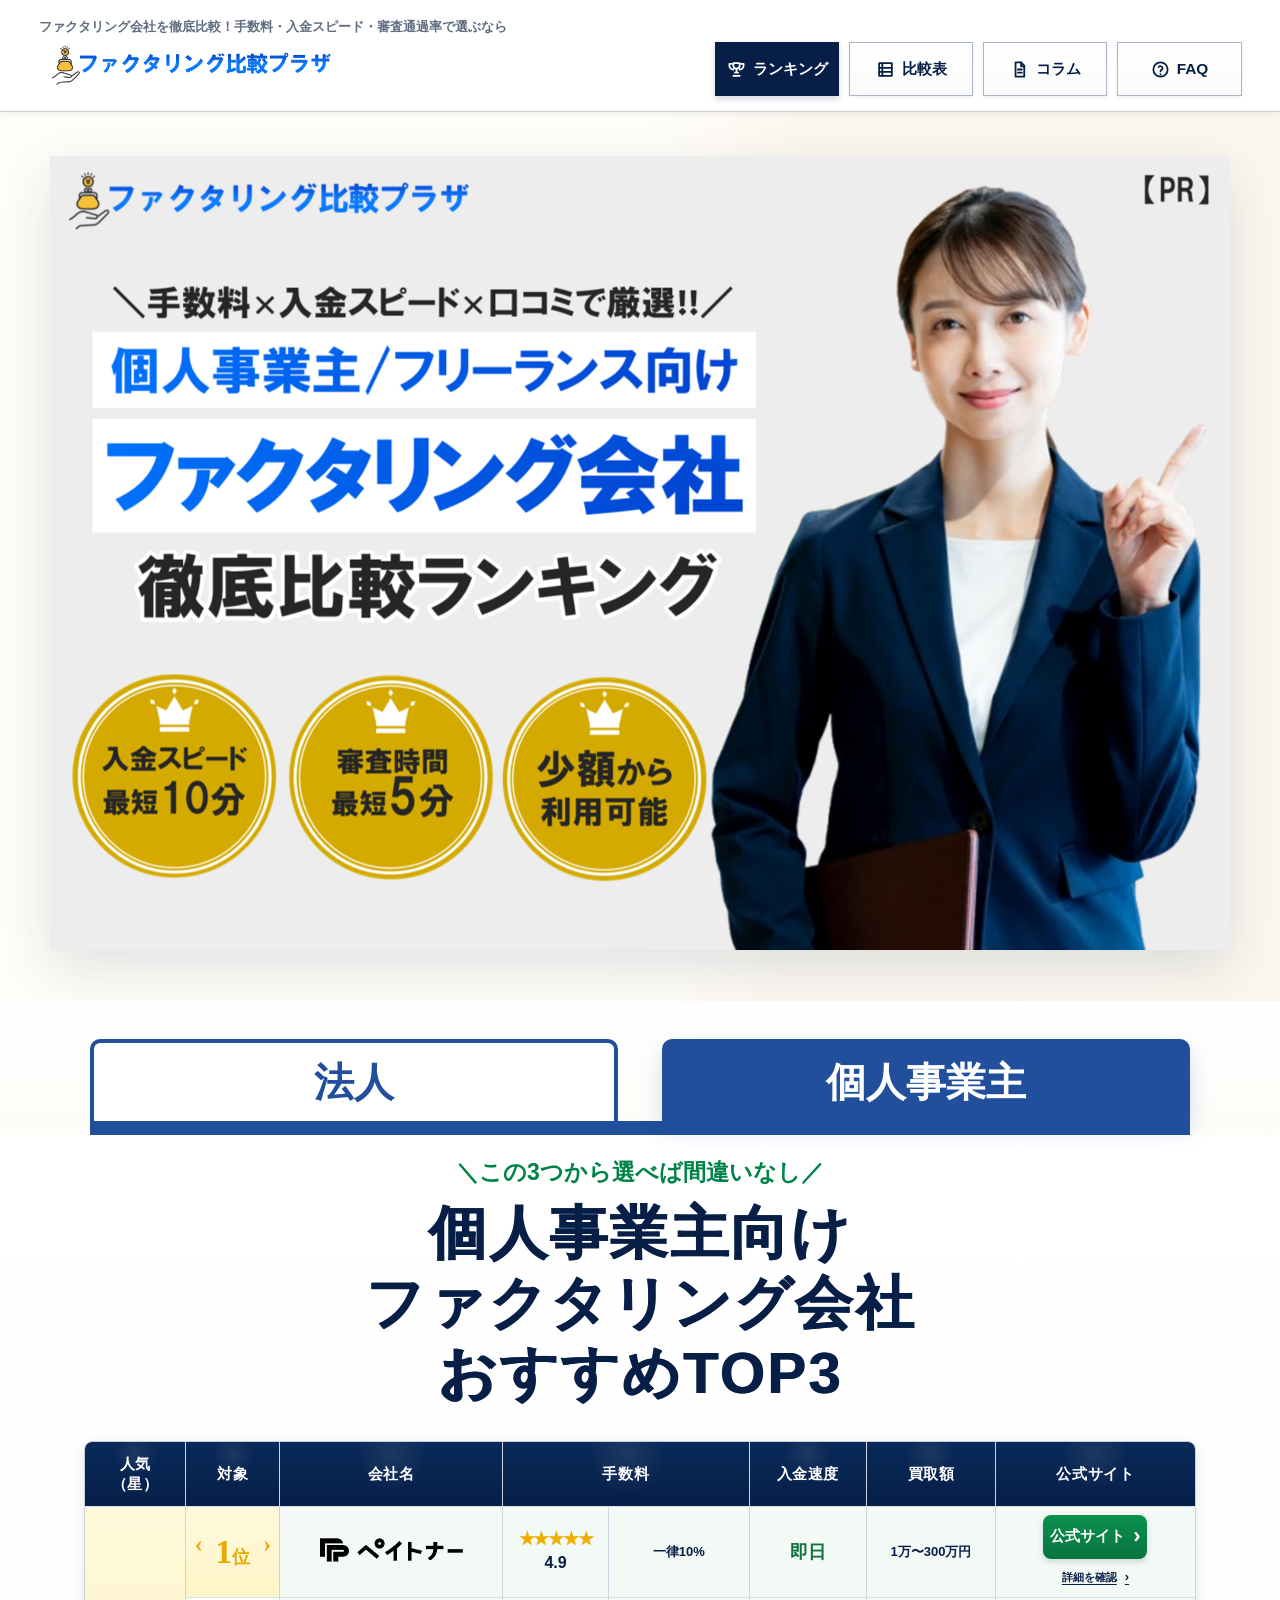
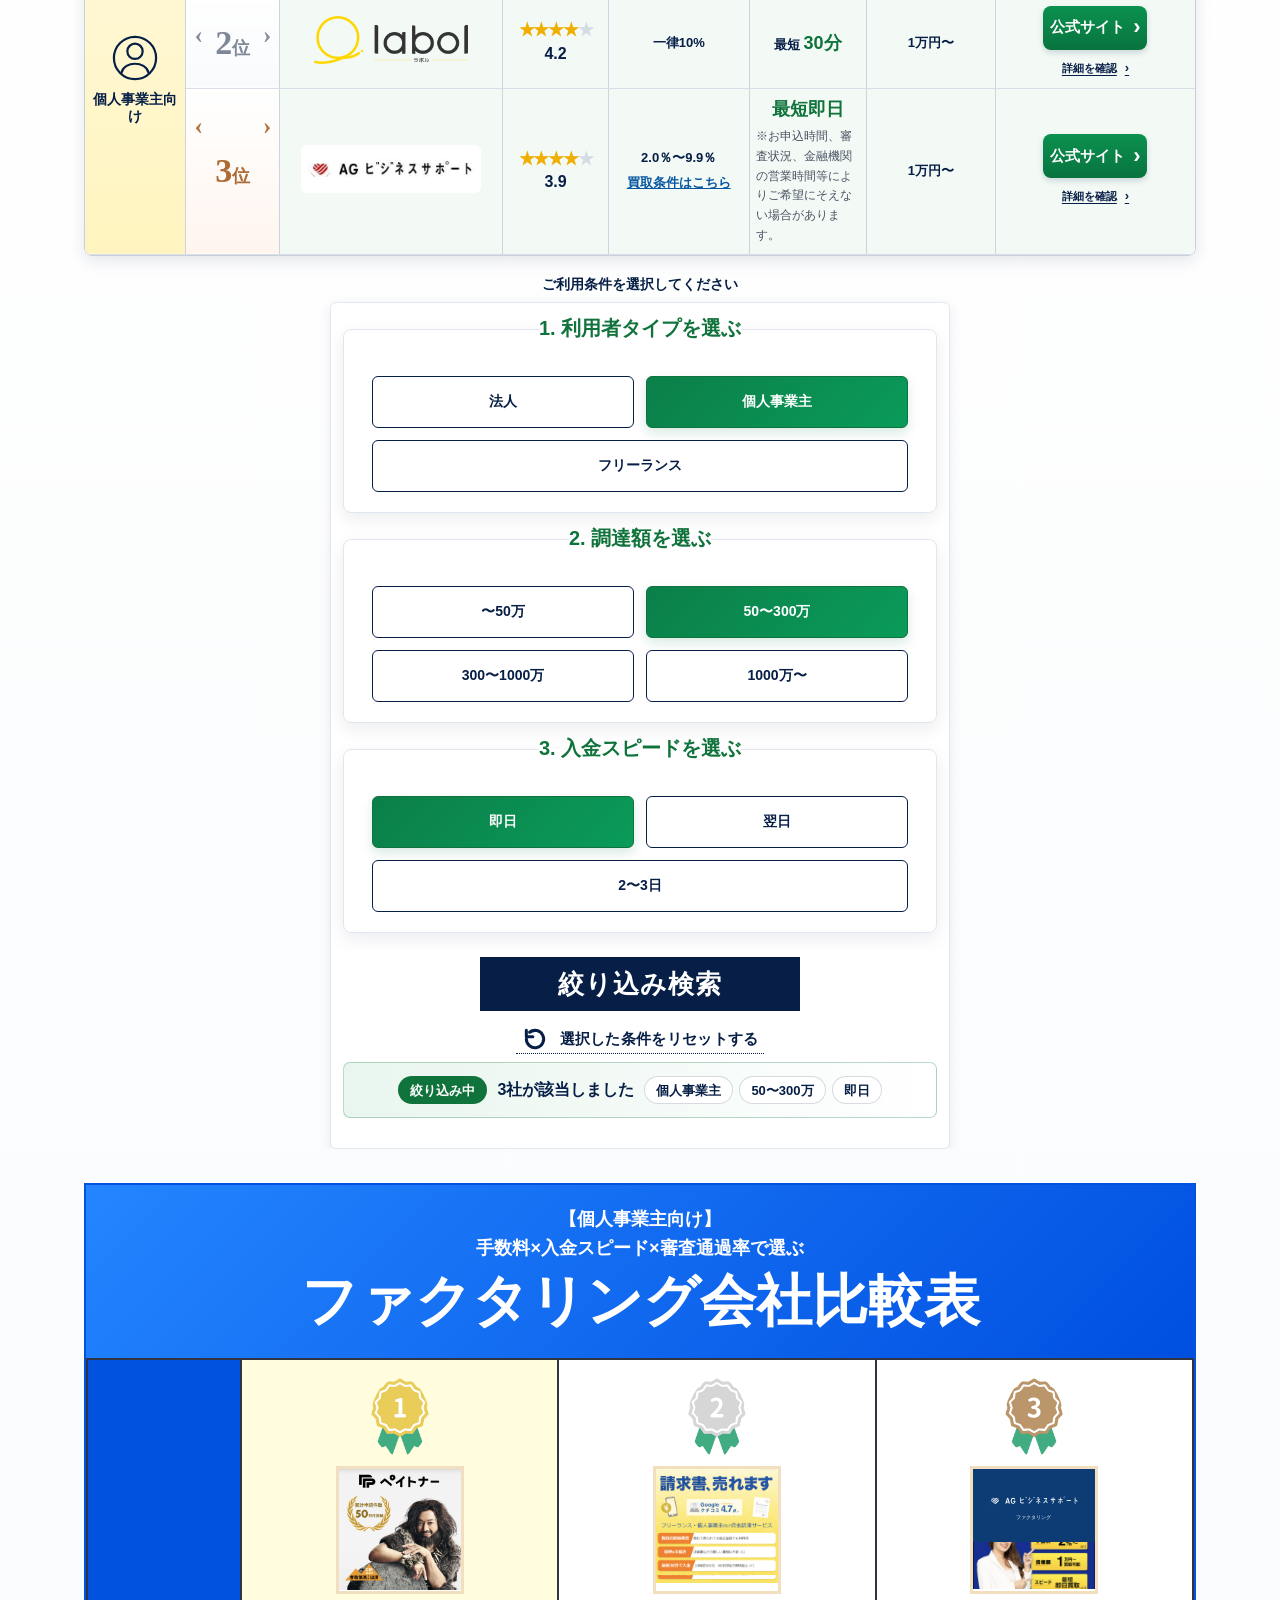
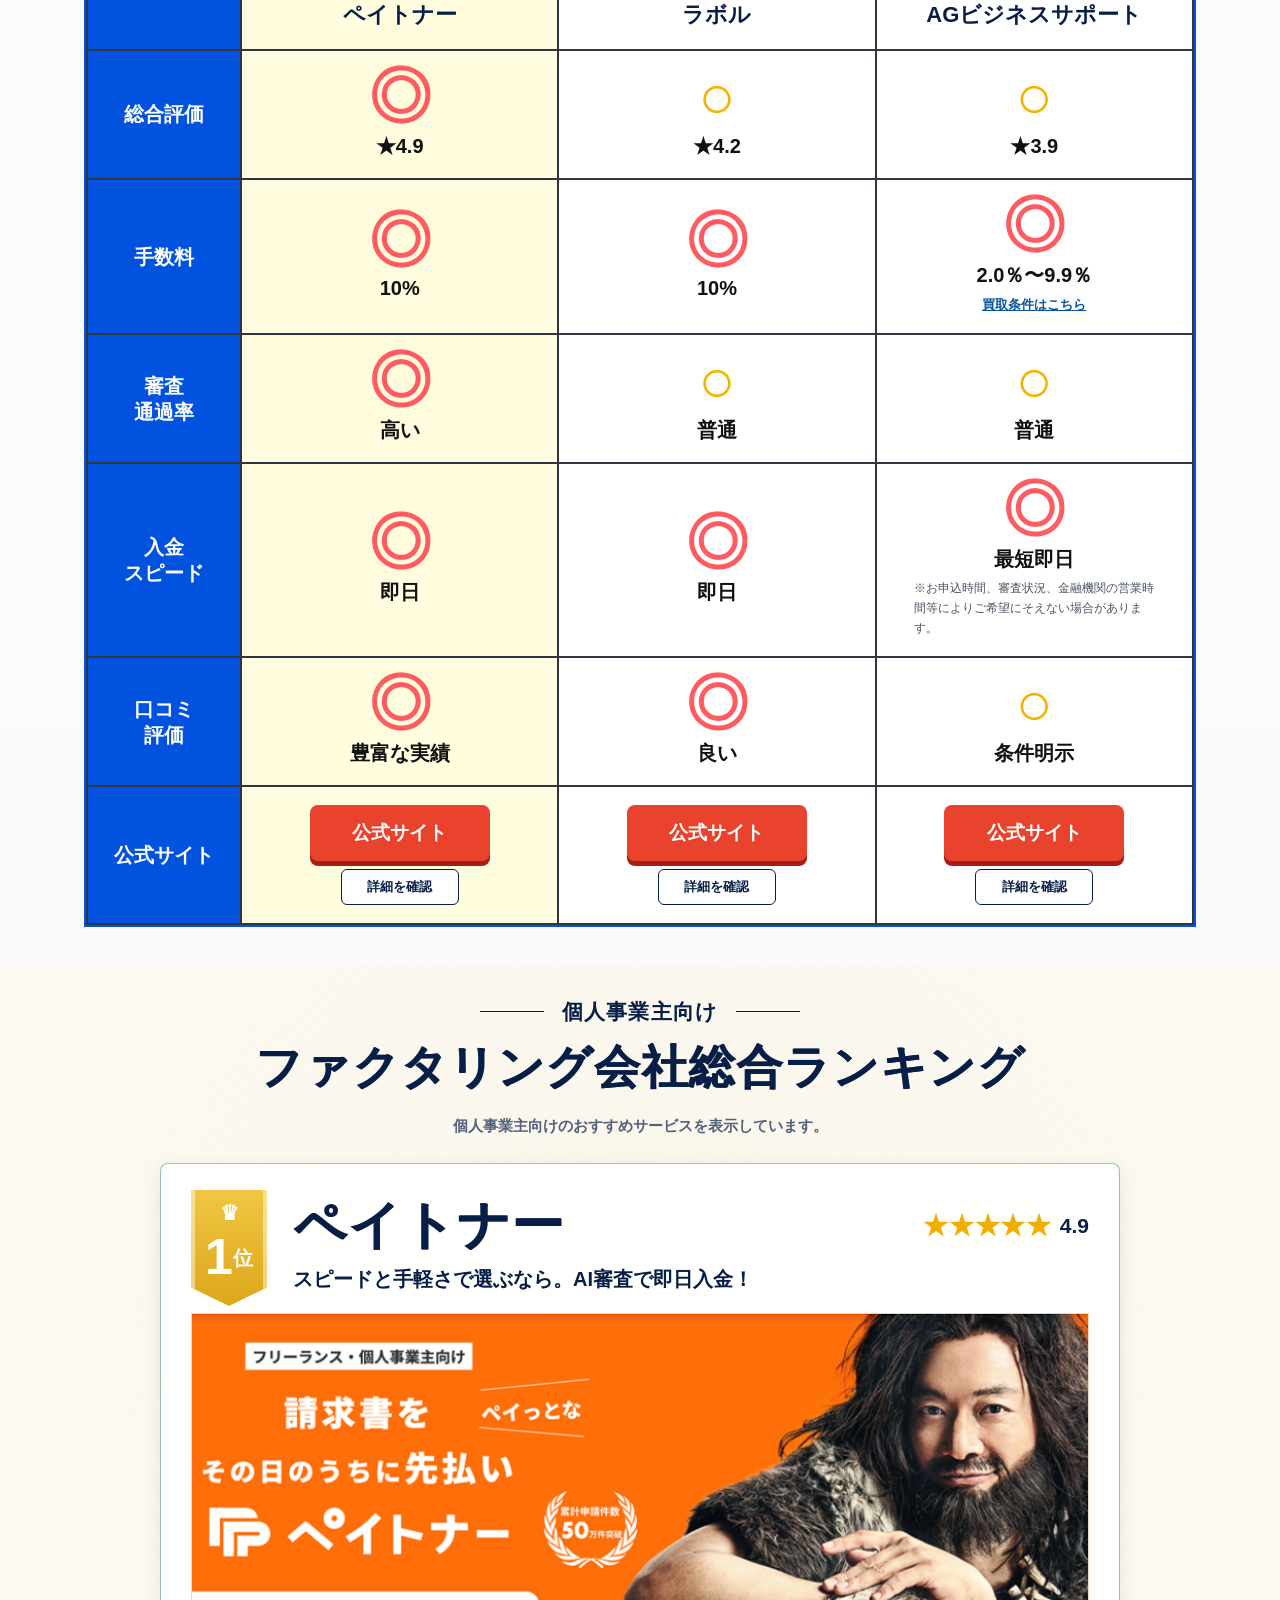
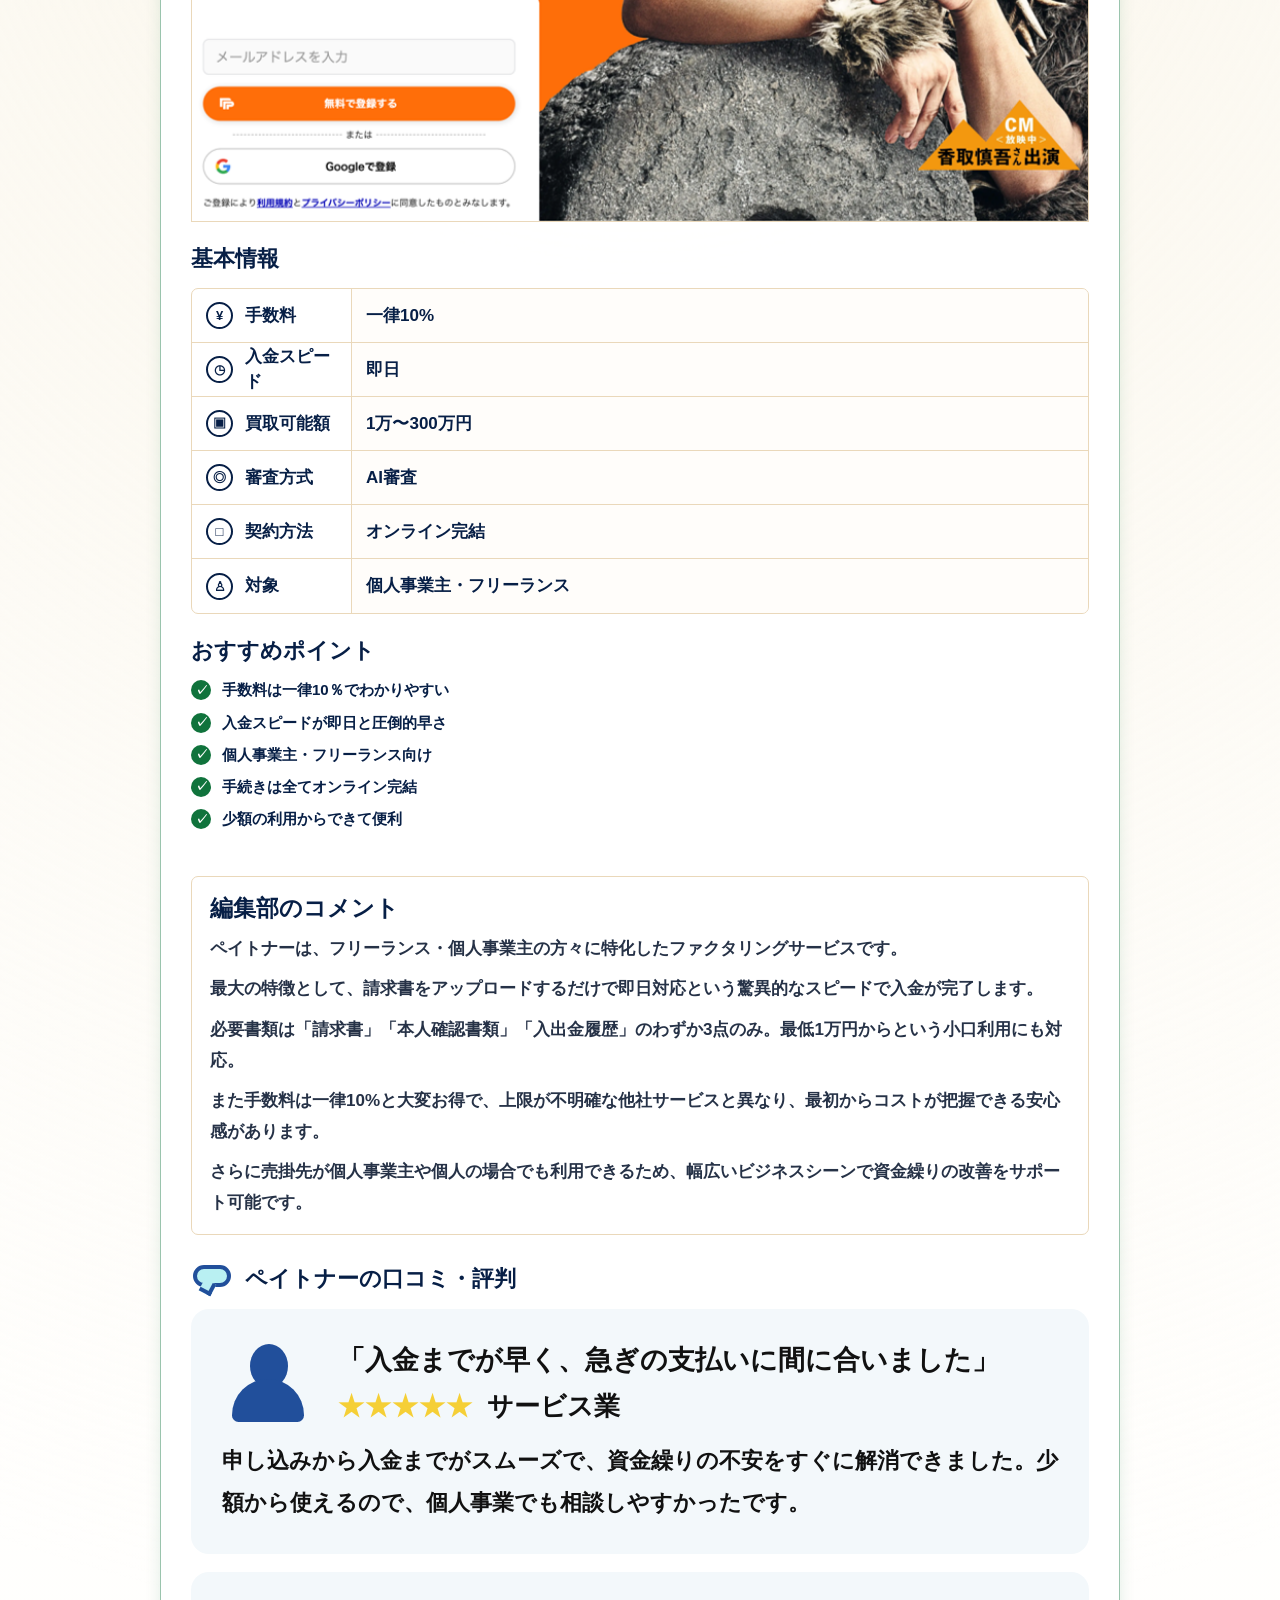
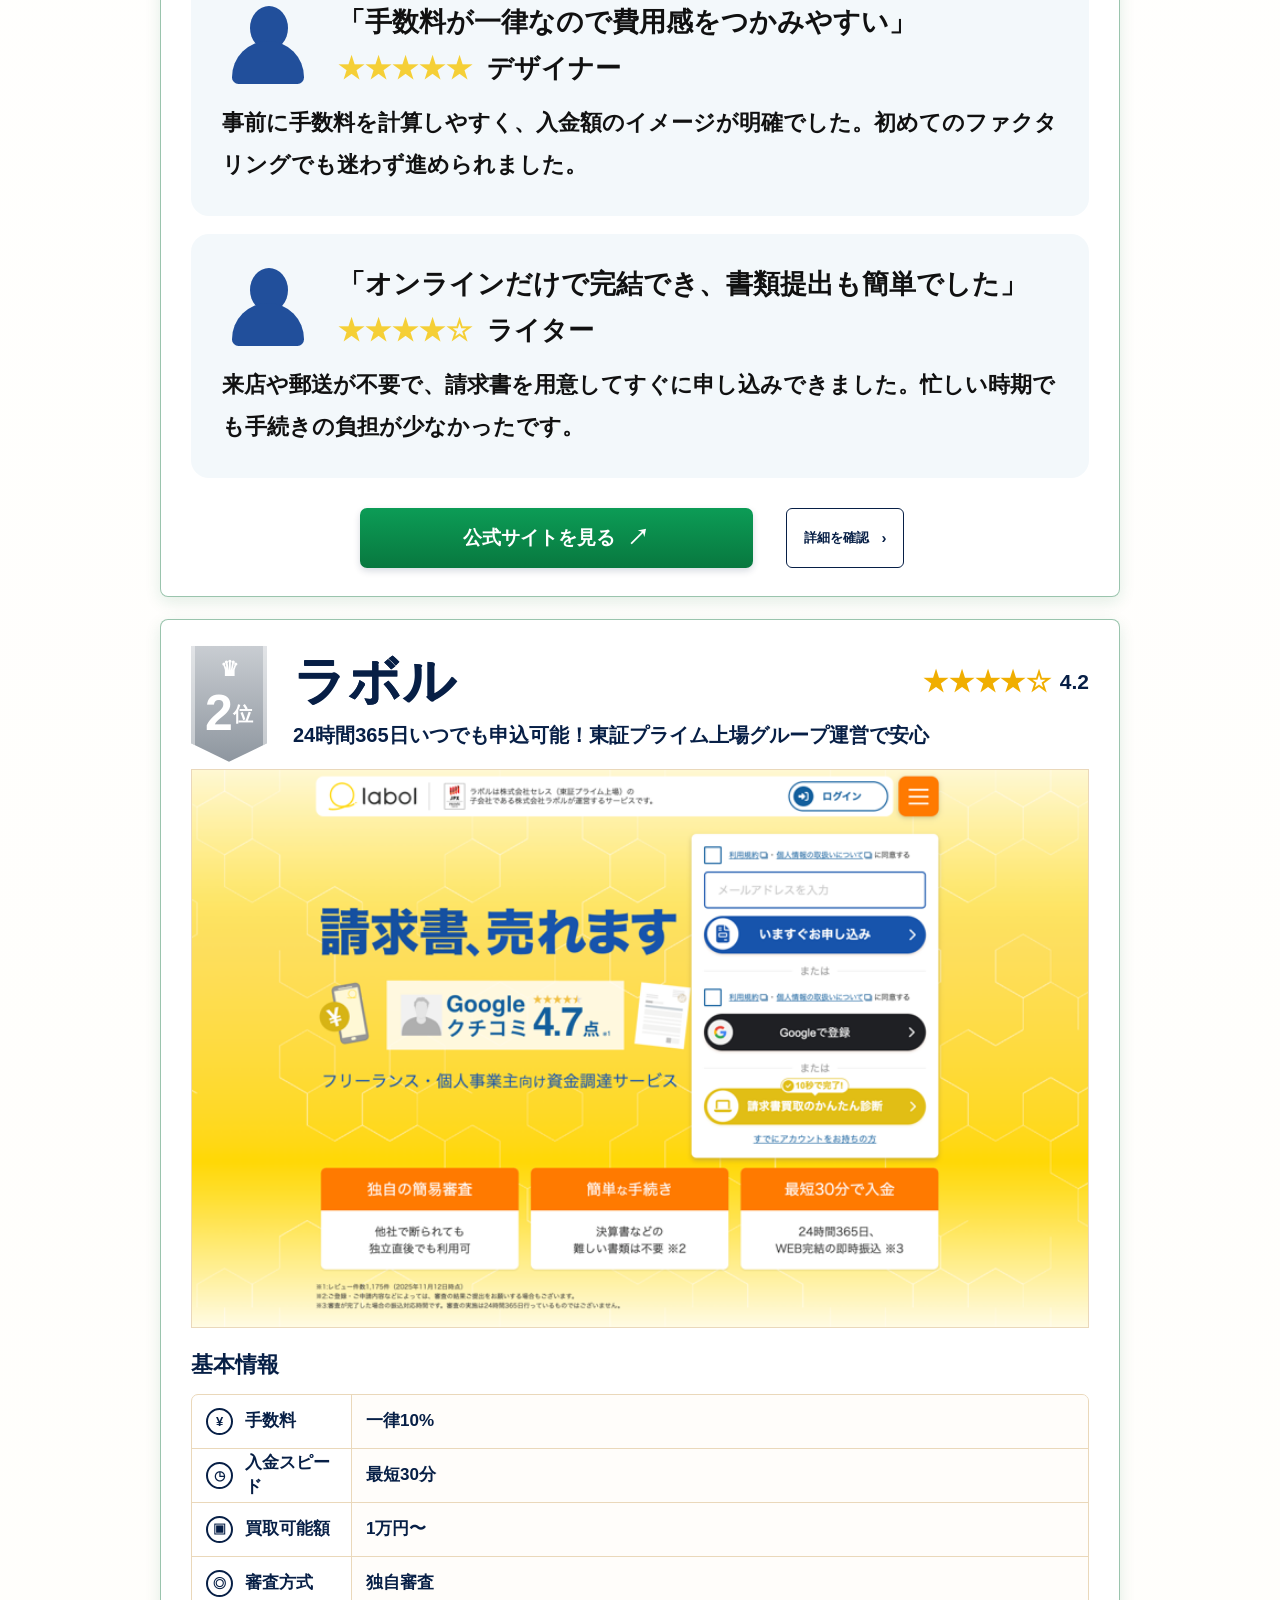
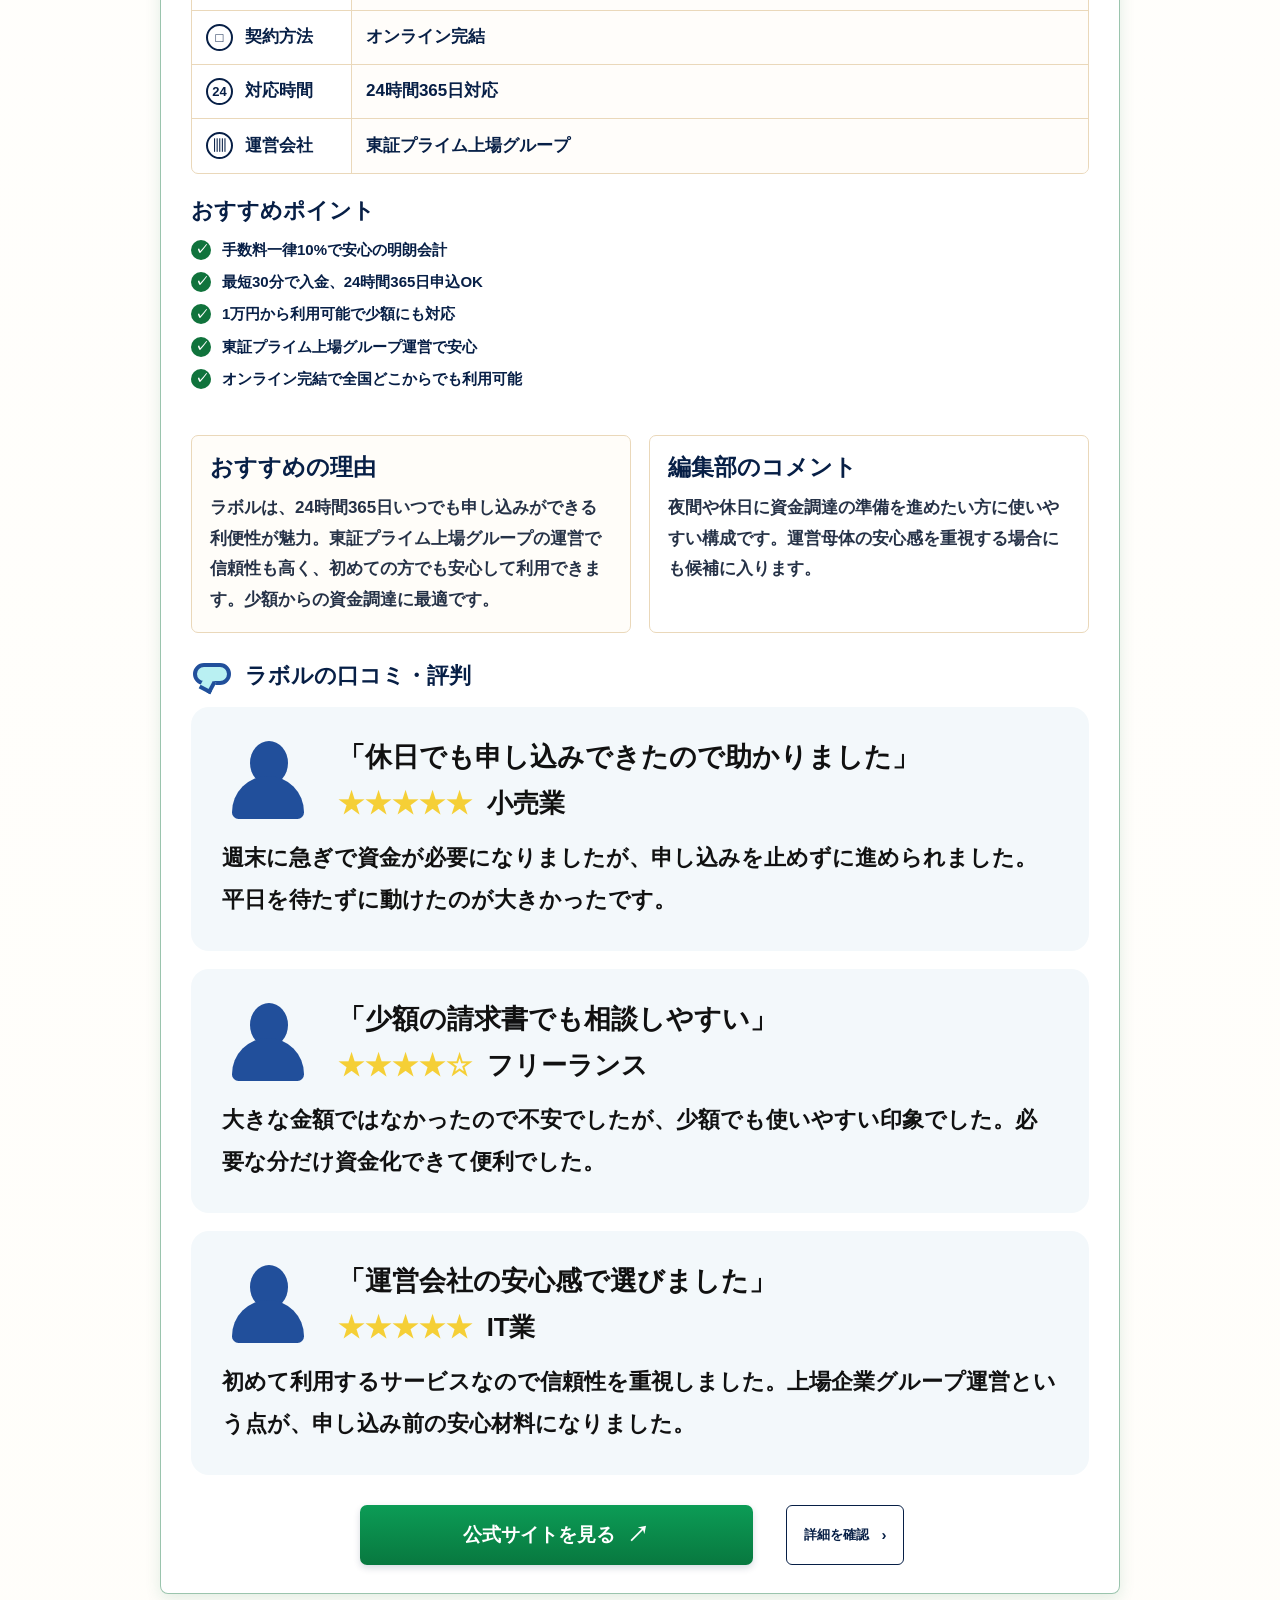
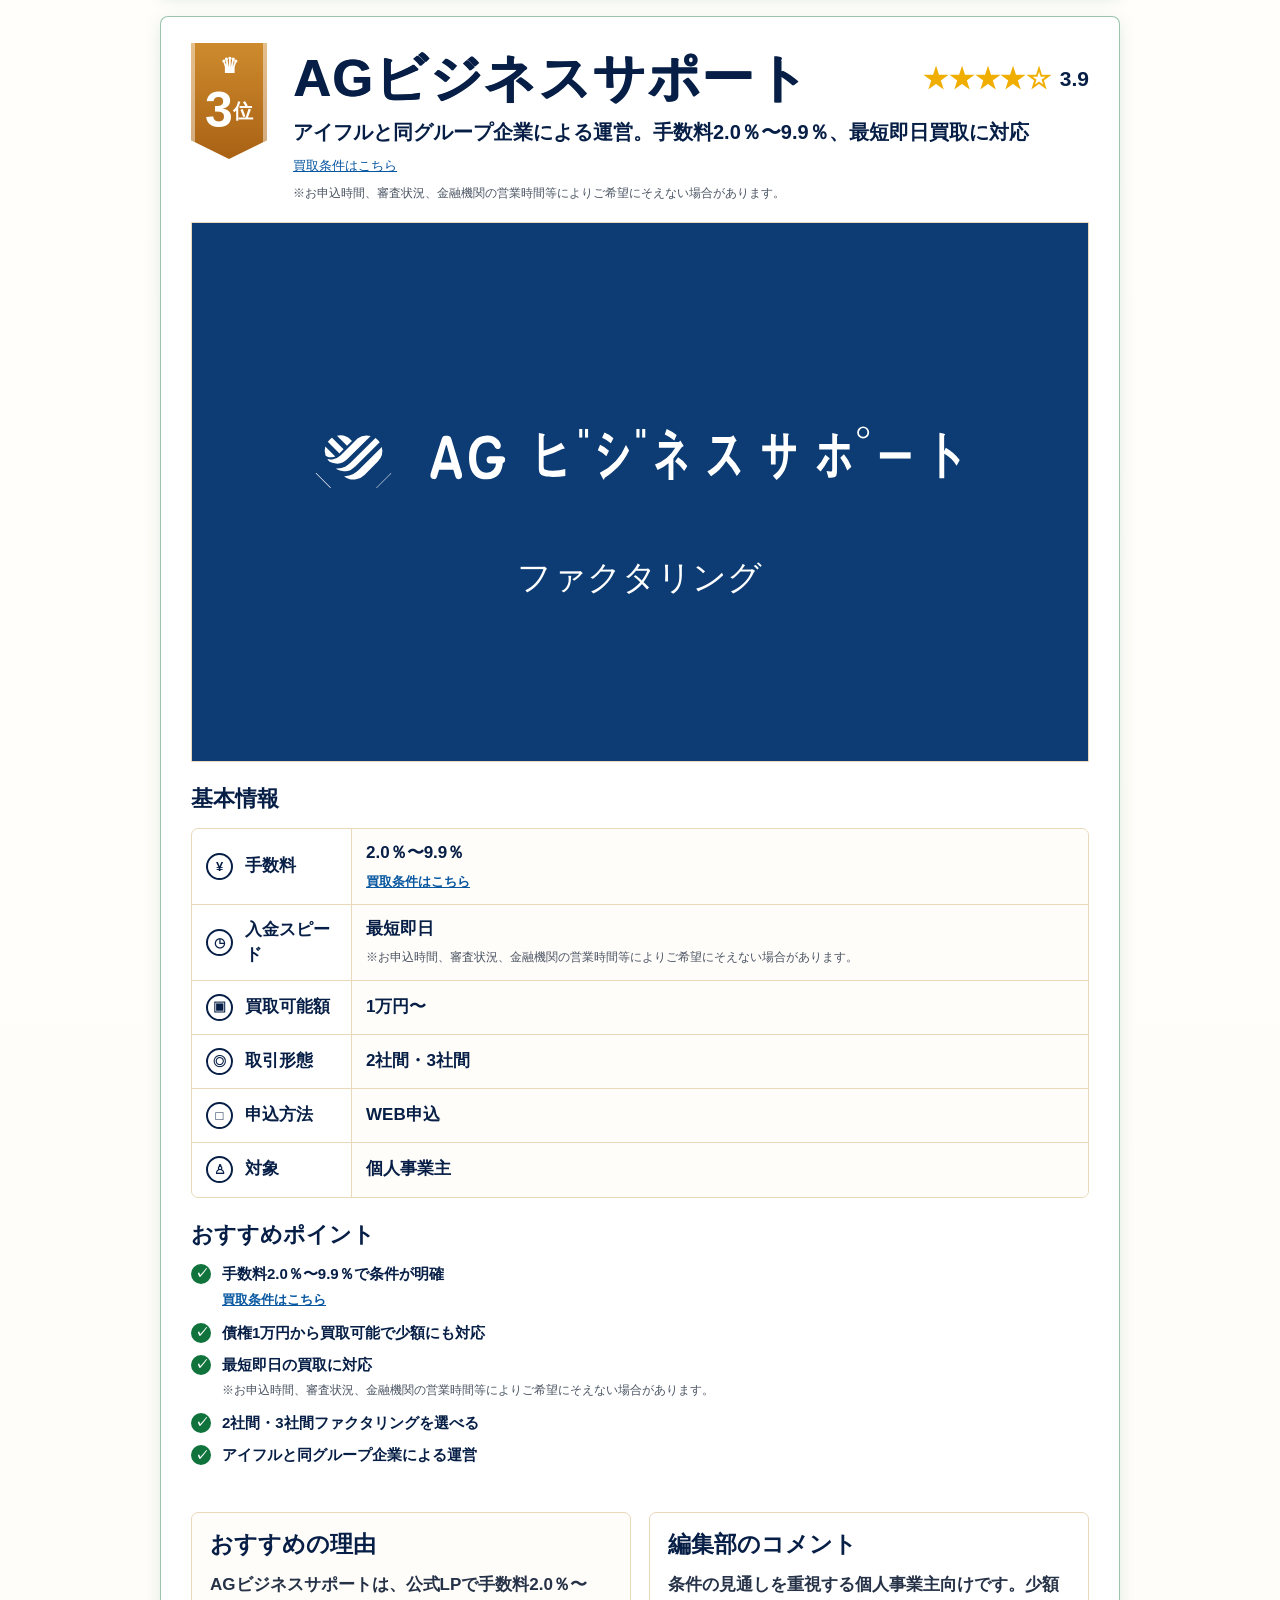
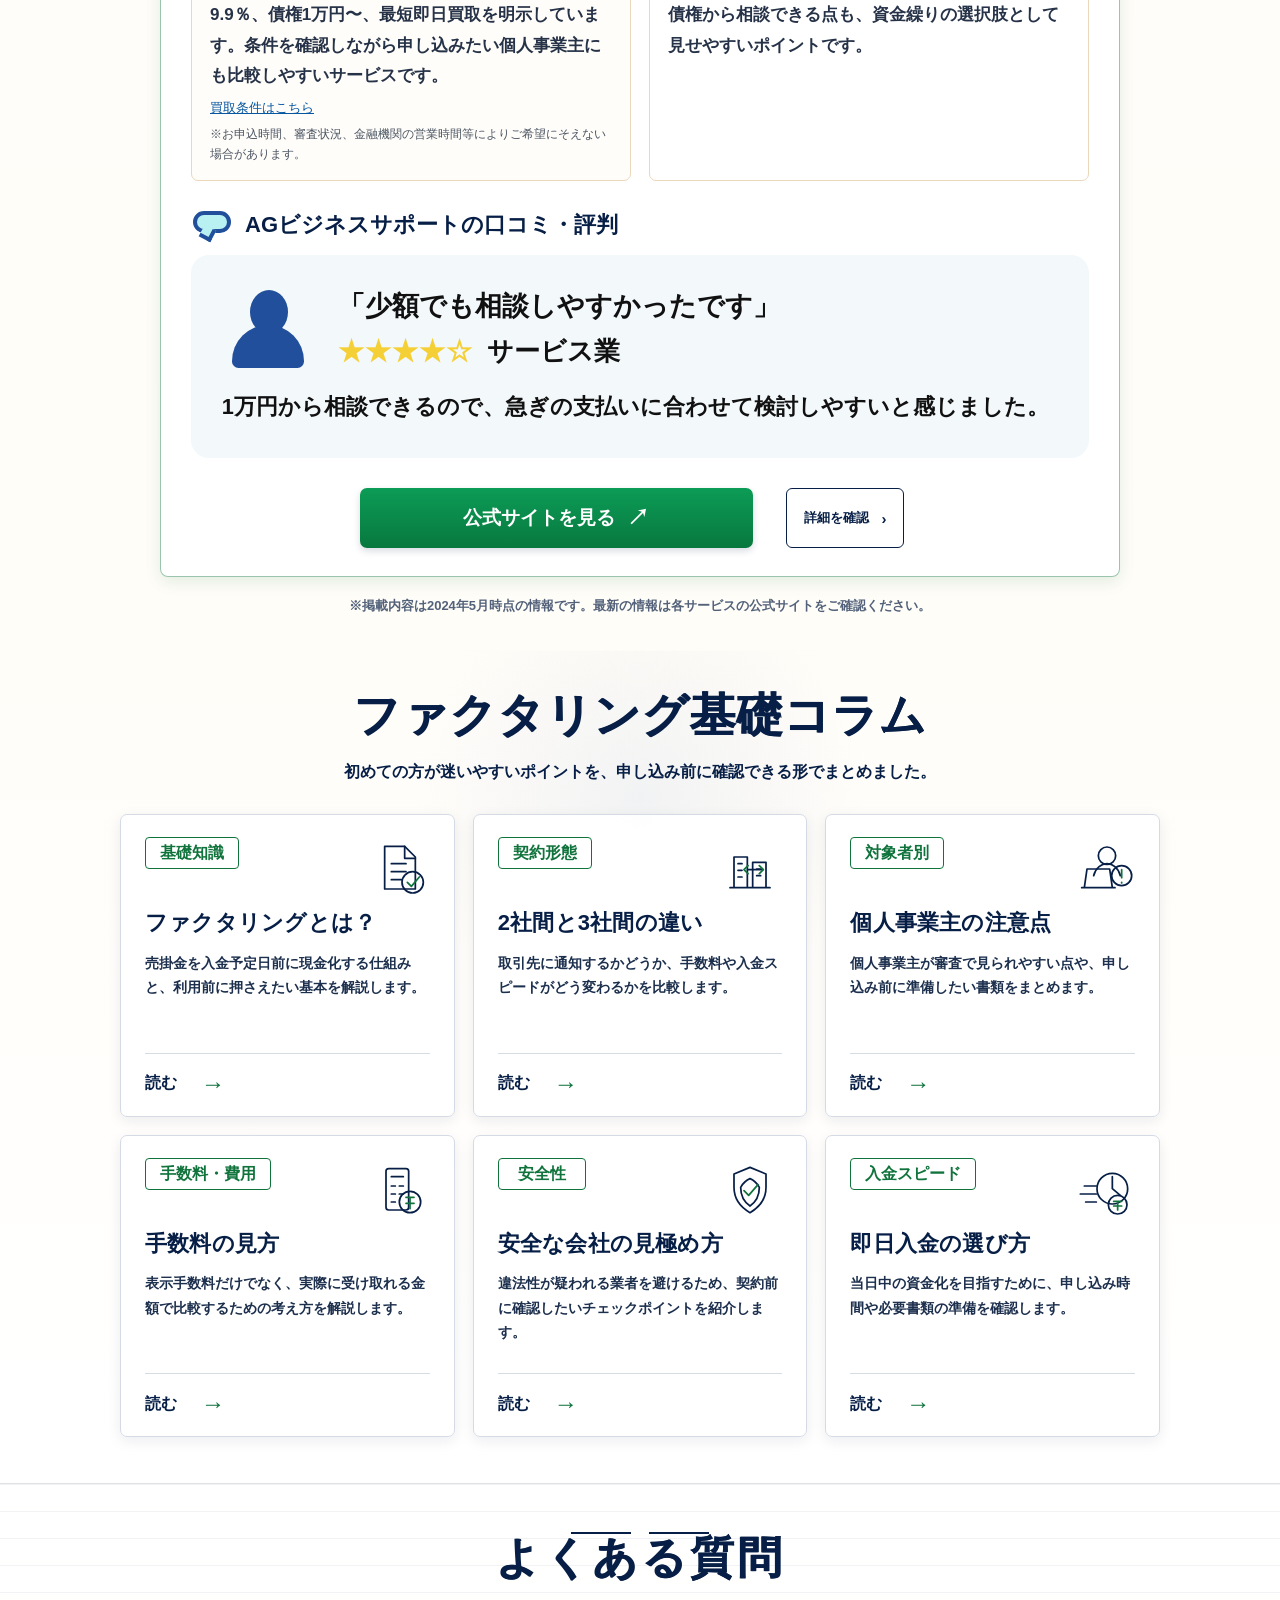
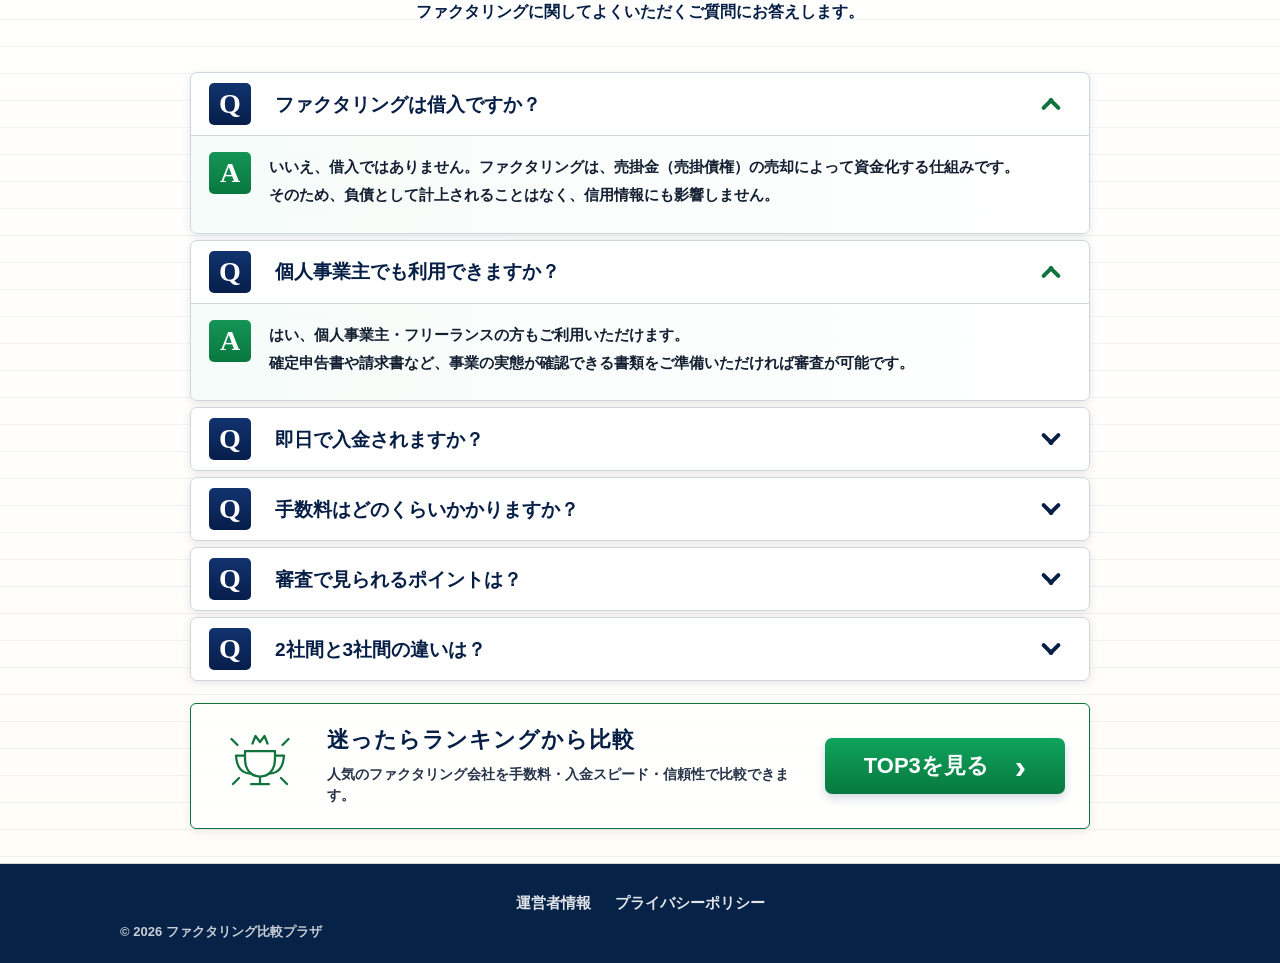
<file: 1/index.html>
<!doctype html>
<html lang="ja">
  <head>
    <meta charset="utf-8">
    <meta name="viewport" content="width=device-width, initial-scale=1">
    <!-- Google Tag Manager -->
    <script>(function(w,d,s,l,i){w[l]=w[l]||[];w[l].push({'gtm.start':
    new Date().getTime(),event:'gtm.js'});var f=d.getElementsByTagName(s)[0],
    j=d.createElement(s),dl=l!='dataLayer'?'&l='+l:'';j.async=true;j.src=
    'https://www.googletagmanager.com/gtm.js?id='+i+dl;f.parentNode.insertBefore(j,f);
    })(window,document,'script','dataLayer','GTM-WVW3GJBQ');</script>
    <!-- End Google Tag Manager -->
    <title>法人向けファクタリング比較ナビ｜QuQuMo 2位版</title>
    <link rel="stylesheet" href="/app.css?v=20261002-ag-20260607-ranking-links">
  </head>
  <body id="top">
    <!-- Google Tag Manager (noscript) -->
    <noscript><iframe src="https://www.googletagmanager.com/ns.html?id=GTM-WVW3GJBQ"
    height="0" width="0" style="display:none;visibility:hidden"></iframe></noscript>
    <!-- End Google Tag Manager (noscript) -->
    <div class="lp-shell">
      <header class="site-header" aria-label="サイトヘッダー">
        <div class="header-copy">ファクタリング会社を徹底比較！手数料・入金スピード・審査通過率で選ぶなら</div>
        <a class="brand" href="/" aria-label="請求書ファクタリング比較ナビ">
          <svg class="brand-mark" viewBox="0 0 72 72" aria-hidden="true">
            <path d="M13 8h32l14 14v20" fill="none" stroke="currentColor" stroke-width="4" stroke-linejoin="round"/>
            <path d="M45 8v17h14" fill="none" stroke="currentColor" stroke-width="4" stroke-linejoin="round"/>
            <path d="M21 27h19M21 39h24M21 51h18" fill="none" stroke="currentColor" stroke-width="4" stroke-linecap="round"/>
            <circle cx="48" cy="50" r="13" fill="#fff" stroke="currentColor" stroke-width="4"/>
            <path d="m58 60 9 9" fill="none" stroke="currentColor" stroke-width="5" stroke-linecap="round"/>
          </svg>
          <span class="brand-text">
            <span>請求書ファクタリング</span><span>比較ナビ</span>
          </span>
        </a>
        <button class="menu-toggle" type="button" aria-label="メニューを開く" aria-expanded="false" aria-controls="global-nav">
          <span></span>
          <span></span>
          <span></span>
        </button>
        <nav class="global-nav" id="global-nav" aria-label="主要ナビゲーション">
          <a class="nav-item is-active" href="#ranking">
            <svg viewBox="0 0 24 24" aria-hidden="true"><path d="M8 4h8v3a4 4 0 0 1-8 0V4Z"/><path d="M6 5H3v2a5 5 0 0 0 5 5M18 5h3v2a5 5 0 0 1-5 5M12 11v5M8 20h8M10 16h4"/></svg>
            <span>ランキング</span>
          </a>
          <a class="nav-item" href="#comparison">
            <svg viewBox="0 0 24 24" aria-hidden="true"><path d="M4 4h16v16H4z"/><path d="M8 4v16M4 10h16M4 15h16"/></svg>
            <span>比較表</span>
          </a>
          <a class="nav-item" href="#columns">
            <svg viewBox="0 0 24 24" aria-hidden="true"><path d="M7 3h7l4 4v14H7z"/><path d="M14 3v5h4M10 12h5M10 16h5"/></svg>
            <span>コラム</span>
          </a>
          <a class="nav-item" href="#faq">
            <svg viewBox="0 0 24 24" aria-hidden="true"><circle cx="12" cy="12" r="9"/><path d="M9.8 9a2.6 2.6 0 0 1 4.8 1.4c0 2.2-2.6 2.2-2.6 4M12 18h.01"/></svg>
            <span>FAQ</span>
          </a>
        </nav>
      </header>

      <main>
        <section class="first-view first-view-v3" aria-label="ファクタリング会社 徹底比較ランキング">
          <div class="hero-image-frame" aria-label="ファーストビュー画像">
            <picture>
              <source media="(max-width: 900px)" srcset="/assets/v3-fv-banner.png" data-personal-srcset="/assets/v3-fv-banner.png" data-corporate-srcset="/assets/corporate-fv-banner.png">
              <img src="/assets/v3-fv-banner.png" data-personal-src="/assets/v3-fv-banner.png" data-corporate-src="/assets/corporate-fv-banner.png" alt="">
            </picture>
          </div>
          <div class="hero-copy">
            <p class="ranking-lead">
              <span class="laurel" aria-hidden="true">〈</span>
              <svg viewBox="0 0 32 24" aria-hidden="true"><path d="M4 20h24M7 18 4 6l8 7 4-10 4 10 8-7-3 12"/><circle cx="4" cy="6" r="2"/><circle cx="16" cy="3" r="2"/><circle cx="28" cy="6" r="2"/></svg>
              <span>2026年最新ランキングを今すぐチェック！</span>
              <span class="laurel" aria-hidden="true">〉</span>
            </p>
            <h1 id="fv-title">
              <span>あなたに最適な</span>
              <span>ファクタリング会社が見つかる</span>
            </h1>
            <p class="subtitle">法人・個人事業主向け おすすめランキング【2026年最新】</p>
            <a class="primary-cta" href="#ranking">
              <span class="free-badge">無料</span>
              <span class="cta-label">ランキングを見る</span>
              <svg viewBox="0 0 24 24" aria-hidden="true"><path d="m9 5 7 7-7 7"/></svg>
            </a>
          </div>

          <div class="proof-strip" aria-label="掲載情報">
            <div class="proof-item">
              <svg viewBox="0 0 40 40" aria-hidden="true"><path d="M20 4 33 9v10c0 8-5.4 13.6-13 17-7.6-3.4-13-9-13-17V9l13-5Z"/><path d="m13 21 5 5 10-12"/></svg>
              <p><span>掲載社数</span><strong>80社以上</strong><small>厳選して掲載</small></p>
            </div>
            <div class="proof-item">
              <svg viewBox="0 0 40 40" aria-hidden="true"><circle cx="20" cy="20" r="16"/><path d="M20 10v11h9"/></svg>
              <p><span>最短即日入金</span><strong>対応企業多数</strong><small>スピード重視で選べる</small></p>
            </div>
            <div class="proof-item">
              <svg viewBox="0 0 40 40" aria-hidden="true"><circle cx="20" cy="20" r="16"/><path d="M13 12h14M15 19h10M20 19v12M14 27h12"/></svg>
              <p><span>手数料相場</span><strong>0.5%〜15%</strong><small>コスト比較で安心</small></p>
            </div>
            <div class="proof-item">
              <svg viewBox="0 0 40 40" aria-hidden="true"><circle cx="20" cy="14" r="8"/><path d="M7 36c2.6-8 23.4-8 26 0"/></svg>
              <p><span>累計利用者数</span><strong>30,000人突破</strong><small>多くの事業者が活用中</small></p>
            </div>
          </div>
          <p class="data-note">※ランキング・比較情報は2026年5月時点の調査結果に基づいています。</p>
        </section>

        <section class="audience-switch-section" aria-label="利用者タイプ切り替え">
          <div class="audience-switch" role="tablist" aria-label="法人と個人事業主の切り替え">
            <button class="audience-tab" type="button" role="tab" aria-selected="false" aria-controls="search" data-audience-tab="corporate">
              法人
            </button>
            <button class="audience-tab is-active" type="button" role="tab" aria-selected="true" aria-controls="search" data-audience-tab="personal">
              個人事業主
            </button>
          </div>
        </section>

        <section class="comparison-section" id="comparison" aria-labelledby="comparison-title">
          <div class="comparison-inner">
            <div class="pickup-heading">
              <p class="pickup-copy">＼この3つから選べば間違いなし／</p>
              <h2 id="comparison-title">
                <span class="heading-line">個人事業主向け</span><span class="heading-line">ファクタリング会社</span><span class="heading-line">おすすめTOP3</span>
              </h2>
            </div>

            <div class="comparison-table-wrap">
              <table class="comparison-table">
                <colgroup>
                  <col class="col-audience">
                  <col class="col-rank">
                  <col class="col-company">
                  <col class="col-rating">
                  <col class="col-fee">
                  <col class="col-speed">
                  <col class="col-limit">
                  <col class="col-site">
                </colgroup>
                <thead>
                  <tr>
                    <th scope="col">人気<br>（星）</th>
                    <th scope="col">対象</th>
                    <th scope="col">会社名</th>
                    <th scope="col" colspan="2">手数料</th>
                    <th scope="col">入金速度</th>
                    <th scope="col">買取額</th>
                    <th scope="col">公式サイト</th>
                  </tr>
                </thead>
                <tbody>
                  <tr>
                    <th class="audience audience-personal" scope="rowgroup" rowspan="3">
                      <svg viewBox="0 0 48 48" aria-hidden="true"><circle cx="24" cy="17" r="8"/><path d="M10 39c3-12 25-12 28 0"/><circle cx="24" cy="24" r="22"/></svg>
                      <span>個人事業主向け</span>
                    </th>
                    <td class="rank rank-gold"><span>1</span><small>位</small></td>
                    <td class="company-cell">
                      <a class="aff-link" href="https://jass-net.com/link.php?i=pide1y7m6bld&m=miday5mwdqmf" target="_blank" rel="noopener"><strong class="brand-logo brand-paytner"><span>ペイトナー</span></strong></a>
                    </td>
                    <td class="rating-cell"><span class="stars">★★★★★</span><strong>4.9</strong></td>
                    <td>一律<strong>10%</strong></td>
                    <td><strong class="green-text">即日</strong></td>
                    <td>1万〜300万円</td>
                    <td>
                      <div class="site-actions">
                        <a class="site-button primary aff-link" href="https://jass-net.com/link.php?i=pide1y7m6bld&m=miday5mwdqmf" id="paytner-link" target="_blank" rel="noopener">公式サイト <span>›</span></a>
                        <a class="site-button detail" href="#paytner-detail">詳細を確認 <span>›</span></a>
                      </div>
                    </td>
                  </tr>
                  <tr>
                    <td class="rank rank-silver"><span>2</span><small>位</small></td>
                    <td class="company-cell">
                      <a class="aff-link" href="https://jass-net.com/link.php?i=pide75vgd7kl&m=miday5mwdqmf" target="_blank" rel="noopener"><strong class="brand-logo brand-labol"><span>ラボル</span></strong></a>
                    </td>
                    <td class="rating-cell"><span class="stars">★★★★<em>★</em></span><strong>4.2</strong></td>
                    <td>一律<strong>10%</strong></td>
                    <td>最短 <strong class="green-text">30分</strong></td>
                    <td>1万円〜</td>
                    <td>
                      <div class="site-actions">
                        <a class="site-button primary aff-link" href="https://jass-net.com/link.php?i=pide75vgd7kl&m=miday5mwdqmf" id="labol-link" target="_blank" rel="noopener">公式サイト <span>›</span></a>
                        <a class="site-button detail" href="#labol-detail">詳細を確認 <span>›</span></a>
                      </div>
                    </td>
                  </tr>
                  <tr data-audiences="personal freelance">
                    <td class="rank rank-bronze"><span>3</span><small>位</small></td>
                    <td class="company-cell">
                      <a class="aff-link" href="https://jass-net.com/link.php?i=pidugwvpjpxd&m=miday5mwdqmf" target="_blank" rel="noopener"><strong class="brand-logo brand-ag"><span>AGビジネスサポート</span></strong></a>
                    </td>
                    <td class="rating-cell"><span class="stars">★★★★<em>★</em></span><strong>3.9</strong></td>
                    <td><strong>2.0％〜9.9％</strong><a class="ag-condition-link" href="https://www.aiful-bf.co.jp/affiliate/factoring-lp.html" target="_blank" rel="noopener">買取条件はこちら</a></td>
                    <td><strong class="green-text">最短即日</strong><small class="ag-disclaimer">※お申込時間、審査状況、金融機関の営業時間等によりご希望にそえない場合があります。</small></td>
                    <td>1万円〜</td>
                    <td>
                      <div class="site-actions">
                        <a class="site-button primary aff-link" href="https://jass-net.com/link.php?i=pidugwvpjpxd&m=miday5mwdqmf" target="_blank" rel="noopener">公式サイト <span>›</span></a>
                        <a class="site-button detail" href="#ag-personal-detail">詳細を確認 <span>›</span></a>
                      </div>
                    </td>
                  </tr>
                  <tr class="is-filter-hidden" data-audiences="corporate">
                    <th class="audience audience-corporate" scope="rowgroup" rowspan="3">
                      <svg viewBox="0 0 48 48" aria-hidden="true"><path d="M12 42V12h24v30"/><path d="M8 42h32M18 18h4M26 18h4M18 26h4M26 26h4M21 42v-8h6"/></svg>
                      <span>法人向け</span>
                    </th>
                    <td class="rank rank-gold"><span>1</span><small>位</small></td>
                    <td class="company-cell">
                      <a class="aff-link" href="https://jass-net.com/link.php?i=pi84llxxljtz&m=miday5mwdqmf" target="_blank" rel="noopener"><strong class="brand-logo brand-mentor"><span>メンターキャピタル</span></strong></a>
                    </td>
                    <td class="rating-cell"><span class="stars">★★★★★</span><strong>4.8</strong></td>
                    <td><strong>2%〜</strong></td>
                    <td><strong class="green-text">最短即日</strong></td>
                    <td>30万円〜</td>
                    <td>
                      <div class="site-actions">
                        <a class="site-button primary aff-link" href="https://jass-net.com/link.php?i=pi84llxxljtz&m=miday5mwdqmf" id="mentorcapital-link" target="_blank" rel="noopener">公式サイト <span>›</span></a>
                        <a class="site-button detail" href="#mentor-detail">詳細を確認 <span>›</span></a>
                      </div>
                    </td>
                  </tr>
                  <tr class="is-filter-hidden" data-audiences="corporate">
                    <td class="rank rank-silver"><span>2</span><small>位</small></td>
                    <td class="company-cell">
                      <a class="aff-link" href="https://jass-net.com/link.php?i=piduvzxipach&m=miday5mwdqmf" target="_blank" rel="noopener"><strong class="brand-logo brand-ququmo"><span>QuQuMo</span></strong></a>
                    </td>
                    <td class="rating-cell"><span class="stars">★★★★<em>★</em></span><strong>4.4</strong></td>
                    <td>1%〜14.8%</td>
                    <td>最短 <strong class="green-text">2時間</strong></td>
                    <td>上限なし</td>
                    <td>
                      <div class="site-actions">
                        <a class="site-button primary aff-link" href="https://jass-net.com/link.php?i=piduvzxipach&m=miday5mwdqmf" target="_blank" rel="noopener">公式サイト <span>›</span></a>
                        <a class="site-button detail" href="#ququmo-corporate-detail">詳細を確認 <span>›</span></a>
                      </div>
                    </td>
                  </tr>
                  <tr class="is-filter-hidden" data-audiences="corporate">
                    <td class="rank rank-bronze"><span>3</span><small>位</small></td>
                    <td class="company-cell">
                      <a class="aff-link" href="https://jass-net.com/link.php?i=pidugwvpjpxd&m=miday5mwdqmf" target="_blank" rel="noopener"><strong class="brand-logo brand-ag"><span>AGビジネスサポート</span></strong></a>
                    </td>
                    <td class="rating-cell"><span class="stars">★★★★<em>★</em></span><strong>3.9</strong></td>
                    <td><strong>2.0％〜9.9％</strong><a class="ag-condition-link" href="https://www.aiful-bf.co.jp/affiliate/factoring-lp.html" target="_blank" rel="noopener">買取条件はこちら</a></td>
                    <td><strong class="green-text">最短即日</strong><small class="ag-disclaimer">※お申込時間、審査状況、金融機関の営業時間等によりご希望にそえない場合があります。</small></td>
                    <td>1万円〜</td>
                    <td>
                      <div class="site-actions">
                        <a class="site-button primary aff-link" href="https://jass-net.com/link.php?i=pidugwvpjpxd&m=miday5mwdqmf" target="_blank" rel="noopener">公式サイト <span>›</span></a>
                        <a class="site-button detail" href="#ag-detail">詳細を確認 <span>›</span></a>
                      </div>
                    </td>
                  </tr>
                </tbody>
              </table>
            </div>

            <section class="filter-section" id="search" aria-labelledby="filter-title">
              <div class="filter-inner">
                <h2 id="filter-title" class="visually-hidden">絞り込み検索</h2>
                <p class="filter-instruction">ご利用条件を選択してください</p>

                <div class="filter-panel">
                  <form class="filter-card filter-card-steps" aria-label="ファクタリング会社検索条件">
                    <fieldset class="filter-step">
                      <legend>1. 利用者タイプを選ぶ</legend>
                      <div class="option-grid option-grid-3">
                        <label class="filter-option">
                          <input type="radio" name="type" value="corporate">
                          <span>法人</span>
                        </label>
                        <label class="filter-option is-selected">
                          <input type="radio" name="type" value="personal" checked>
                          <span>個人事業主</span>
                          <i aria-hidden="true">✓</i>
                        </label>
                        <label class="filter-option">
                          <input type="radio" name="type" value="freelance">
                          <span>フリーランス</span>
                        </label>
                      </div>
                    </fieldset>

                    <fieldset class="filter-step">
                      <legend>2. 調達額を選ぶ</legend>
                      <div class="option-grid option-grid-2">
                        <label class="filter-option">
                          <input type="radio" name="amount" value="small">
                          <span>〜50万</span>
                        </label>
                        <label class="filter-option is-selected">
                          <input type="radio" name="amount" value="mid" checked>
                          <span>50〜300万</span>
                          <i aria-hidden="true">✓</i>
                        </label>
                        <label class="filter-option">
                          <input type="radio" name="amount" value="large">
                          <span>300〜1000万</span>
                        </label>
                        <label class="filter-option">
                          <input type="radio" name="amount" value="enterprise">
                          <span>1000万〜</span>
                        </label>
                      </div>
                    </fieldset>

                    <fieldset class="filter-step">
                      <legend>3. 入金スピードを選ぶ</legend>
                      <div class="option-grid option-grid-3">
                        <label class="filter-option is-selected">
                          <input type="radio" name="speed" value="same-day" checked>
                          <span>即日</span>
                          <i aria-hidden="true">✓</i>
                        </label>
                        <label class="filter-option">
                          <input type="radio" name="speed" value="next-day">
                          <span>翌日</span>
                        </label>
                        <label class="filter-option">
                          <input type="radio" name="speed" value="two-three-days">
                          <span>2〜3日</span>
                        </label>
                      </div>
                    </fieldset>
                  </form>

                  <div class="filter-actions">
                    <button class="compare-button" type="button">
                      <span>絞り込み検索</span>
                    </button>
                    <button class="reset-button" type="button">
                      <svg viewBox="0 0 24 24" aria-hidden="true"><path d="M4 12a8 8 0 1 0 3-6.2M4 4v6h6"/></svg>
                      <span>選択した条件をリセットする</span>
                    </button>
                  </div>
                </div>
              </div>
            </section>

            <div class="top3-compare" aria-label="おすすめ3社比較" data-audience-panel="personal">
              <div class="top3-compare-head">
                <p><strong>【個人事業主向け】</strong><span>手数料×入金スピード×審査通過率で選ぶ</span></p>
                <h3><span class="heading-line">ファクタリング会社</span><span class="heading-line">比較表</span></h3>
              </div>

              <div class="top3-table-wrap">
                <table class="top3-table">
                  <thead>
                    <tr>
                      <th scope="col"></th>
                      <th scope="col">
                        <span class="medal gold">1</span>
                        <a class="top3-thumb top3-thumb-paytner aff-link" href="https://jass-net.com/link.php?i=pide1y7m6bld&m=miday5mwdqmf" target="_blank" rel="noopener"><img src="/assets/v3-product-paytner.png" alt=""></a>
                        <a class="aff-link" href="https://jass-net.com/link.php?i=pide1y7m6bld&m=miday5mwdqmf" target="_blank" rel="noopener"><strong class="brand-logo brand-paytner"><span>ペイトナー</span></strong></a>
                      </th>
                      <th scope="col">
                        <span class="medal silver">2</span>
                        <a class="top3-thumb top3-thumb-labol aff-link" href="https://jass-net.com/link.php?i=pide75vgd7kl&m=miday5mwdqmf" target="_blank" rel="noopener"><img src="/assets/v3-product-labol.png" alt=""></a>
                        <a class="aff-link" href="https://jass-net.com/link.php?i=pide75vgd7kl&m=miday5mwdqmf" target="_blank" rel="noopener"><strong class="brand-logo brand-labol"><span>ラボル</span></strong></a>
                      </th>
                      <th scope="col">
                        <span class="medal bronze">3</span>
                        <a class="top3-thumb top3-thumb-ag aff-link" href="https://jass-net.com/link.php?i=pidugwvpjpxd&m=miday5mwdqmf" target="_blank" rel="noopener"><img src="/assets/ag-brand-panel.svg" alt=""></a>
                        <a class="aff-link" href="https://jass-net.com/link.php?i=pidugwvpjpxd&m=miday5mwdqmf" target="_blank" rel="noopener"><strong class="brand-logo brand-ag"><span>AGビジネスサポート</span></strong></a>
                      </th>
                    </tr>
                  </thead>
                  <tbody>
                    <tr>
                      <th scope="row">総合評価</th>
                      <td><span class="score-mark best">◎</span><strong>★4.9</strong></td>
                      <td><span class="score-mark">○</span><strong>★4.2</strong></td>
                      <td><span class="score-mark">○</span><strong>★3.9</strong></td>
                    </tr>
                    <tr>
                      <th scope="row">手数料</th>
                      <td><span class="score-mark best">◎</span><strong>10%</strong></td>
                      <td><span class="score-mark best">◎</span><strong>10%</strong></td>
                      <td><span class="score-mark best">◎</span><strong>2.0％〜9.9％</strong><a class="ag-condition-link" href="https://www.aiful-bf.co.jp/affiliate/factoring-lp.html" target="_blank" rel="noopener">買取条件はこちら</a></td>
                    </tr>
                    <tr>
                      <th scope="row">審査<br>通過率</th>
                      <td><span class="score-mark best">◎</span><strong>高い</strong></td>
                      <td><span class="score-mark">○</span><strong>普通</strong></td>
                      <td><span class="score-mark">○</span><strong>普通</strong></td>
                    </tr>
                    <tr>
                      <th scope="row">入金<br>スピード</th>
                      <td><span class="score-mark best">◎</span><strong>即日</strong></td>
                      <td><span class="score-mark best">◎</span><strong>即日</strong></td>
                      <td><span class="score-mark best">◎</span><strong>最短即日</strong><small class="ag-disclaimer">※お申込時間、審査状況、金融機関の営業時間等によりご希望にそえない場合があります。</small></td>
                    </tr>
                    <tr>
                      <th scope="row">口コミ<br>評価</th>
                      <td><span class="score-mark best">◎</span><strong>豊富な実績</strong></td>
                      <td><span class="score-mark best">◎</span><strong>良い</strong></td>
                      <td><span class="score-mark">○</span><strong>条件明示</strong></td>
                    </tr>
                    <tr>
                      <th scope="row">公式サイト</th>
                      <td>
                        <div class="top3-cta-group">
                          <a href="https://jass-net.com/link.php?i=pide1y7m6bld&m=miday5mwdqmf" id="paytner-link" target="_blank" rel="noopener" class="top3-site-button aff-link">公式サイト</a>
                          <a href="#paytner-detail" class="top3-detail-button">詳細を確認</a>
                        </div>
                      </td>
                      <td>
                        <div class="top3-cta-group">
                          <a href="https://jass-net.com/link.php?i=pide75vgd7kl&m=miday5mwdqmf" id="labol-link" target="_blank" rel="noopener" class="top3-site-button aff-link">公式サイト</a>
                          <a href="#labol-detail" class="top3-detail-button">詳細を確認</a>
                        </div>
                      </td>
                      <td>
                        <div class="top3-cta-group">
                          <a href="https://jass-net.com/link.php?i=pidugwvpjpxd&m=miday5mwdqmf" target="_blank" rel="noopener" class="top3-site-button aff-link">公式サイト</a>
                          <a href="#ag-personal-detail" class="top3-detail-button">詳細を確認</a>
                        </div>
                      </td>
                    </tr>
                  </tbody>
                </table>
              </div>
            </div>

            <div class="top3-compare is-filter-hidden" aria-label="法人向けおすすめ3社比較" data-audience-panel="corporate">
              <div class="top3-compare-head">
                <p><strong>【法人向け】</strong><span>手数料×入金スピード×審査通過率で選ぶ</span></p>
                <h3><span class="heading-line">ファクタリング会社</span><span class="heading-line">比較表</span></h3>
              </div>

              <div class="top3-table-wrap">
                <table class="top3-table">
                  <thead>
                    <tr>
                      <th scope="col"></th>
                      <th scope="col">
                        <span class="medal gold">1</span>
                        <a class="top3-thumb top3-thumb-mentor aff-link" href="https://jass-net.com/link.php?i=pi84llxxljtz&m=miday5mwdqmf" target="_blank" rel="noopener"><img src="/assets/corporate-product-mentor.png" alt=""></a>
                        <a class="aff-link" href="https://jass-net.com/link.php?i=pi84llxxljtz&m=miday5mwdqmf" target="_blank" rel="noopener"><strong class="brand-logo brand-mentor"><span>メンターキャピタル</span></strong></a>
                      </th>
                      <th scope="col">
                        <span class="medal silver">2</span>
                        <a class="top3-thumb top3-thumb-ququmo top3-thumb-ququmo-corporate aff-link" href="https://jass-net.com/link.php?i=piduvzxipach&m=miday5mwdqmf" target="_blank" rel="noopener"><img src="/assets/ququmo-comparison.jpg" alt=""></a>
                        <a class="aff-link" href="https://jass-net.com/link.php?i=piduvzxipach&m=miday5mwdqmf" target="_blank" rel="noopener"><strong class="brand-logo brand-ququmo"><span>QuQuMo</span></strong></a>
                      </th>
                      <th scope="col">
                        <span class="medal bronze">3</span>
                        <a class="top3-thumb top3-thumb-ag aff-link" href="https://jass-net.com/link.php?i=pidugwvpjpxd&m=miday5mwdqmf" target="_blank" rel="noopener"><img src="/assets/ag-brand-panel.svg" alt=""></a>
                        <a class="aff-link" href="https://jass-net.com/link.php?i=pidugwvpjpxd&m=miday5mwdqmf" target="_blank" rel="noopener"><strong class="brand-logo brand-ag"><span>AGビジネスサポート</span></strong></a>
                      </th>
                    </tr>
                  </thead>
                  <tbody>
                    <tr><th scope="row">総合評価</th><td><span class="score-mark best">◎</span><strong>★4.8</strong></td><td><span class="score-mark">○</span><strong>★4.4</strong></td><td><span class="score-mark">○</span><strong>★3.9</strong></td></tr>
                    <tr><th scope="row">手数料</th><td><span class="score-mark best">◎</span><strong>2%〜</strong></td><td><span class="score-mark best">◎</span><strong>1%〜14.8%</strong></td><td><span class="score-mark best">◎</span><strong>2.0％〜9.9％</strong><a class="ag-condition-link" href="https://www.aiful-bf.co.jp/affiliate/factoring-lp.html" target="_blank" rel="noopener">買取条件はこちら</a></td></tr>
                    <tr><th scope="row">法人<br>対応力</th><td><span class="score-mark best">◎</span><strong>高い</strong></td><td><span class="score-mark best">◎</span><strong>対応</strong></td><td><span class="score-mark">○</span><strong>対応</strong></td></tr>
                    <tr><th scope="row">入金<br>スピード</th><td><span class="score-mark best">◎</span><strong>最短即日</strong></td><td><span class="score-mark best">◎</span><strong>最短2時間</strong></td><td><span class="score-mark best">◎</span><strong>最短即日</strong><small class="ag-disclaimer">※お申込時間、審査状況、金融機関の営業時間等によりご希望にそえない場合があります。</small></td></tr>
                    <tr><th scope="row">特徴</th><td><span class="score-mark best">◎</span><strong>審査通過率92%</strong></td><td><span class="score-mark">○</span><strong>オンライン完結</strong></td><td><span class="score-mark">○</span><strong>同グループ企業</strong></td></tr>
                    <tr>
                      <th scope="row">公式サイト</th>
                      <td><div class="top3-cta-group"><a href="https://jass-net.com/link.php?i=pi84llxxljtz&m=miday5mwdqmf" id="mentorcapital-link" target="_blank" rel="noopener" class="top3-site-button aff-link">公式サイト</a><a href="#mentor-detail" class="top3-detail-button">詳細を確認</a></div></td>
                      <td><div class="top3-cta-group"><a href="https://jass-net.com/link.php?i=piduvzxipach&m=miday5mwdqmf" target="_blank" rel="noopener" class="top3-site-button aff-link">公式サイト</a><a href="#ququmo-corporate-detail" class="top3-detail-button">詳細を確認</a></div></td>
                      <td><div class="top3-cta-group"><a href="https://jass-net.com/link.php?i=pidugwvpjpxd&m=miday5mwdqmf" target="_blank" rel="noopener" class="top3-site-button aff-link">公式サイト</a><a href="#ag-detail" class="top3-detail-button">詳細を確認</a></div></td>
                    </tr>
                  </tbody>
                </table>
              </div>
            </div>
          </div>
        </section>

        <section class="ranking-detail-section" id="ranking" aria-labelledby="ranking-detail-title">
          <div class="ranking-detail-inner">
            <p class="section-label compact"><span></span><strong>個人事業主向け</strong><span></span></p>
            <h2 id="ranking-detail-title">
              <span class="heading-line">ファクタリング会社</span><span class="heading-line">総合ランキング</span>
            </h2>
            <p class="ranking-detail-lead">個人事業主向けのおすすめサービスを表示しています。</p>

            <article class="ranking-card rank-one" id="paytner-detail">
              <div class="rank-ribbon"><span>1</span><small>位</small></div>
              <div class="ranking-left">
                <h3><a class="aff-link" href="https://jass-net.com/link.php?i=pide1y7m6bld&m=miday5mwdqmf" target="_blank" rel="noopener">ペイトナー</a></h3>
                <div class="service-rating"><span>★★★★★</span><strong>4.9</strong></div>
                <p class="service-catch">スピードと手軽さで選ぶなら。AI審査で即日入金！</p>
              </div>
              <div class="service-visual pay">
                <a class="service-visual-link aff-link" href="https://jass-net.com/link.php?i=pide1y7m6bld&m=miday5mwdqmf" target="_blank" rel="noopener"><img src="/assets/v3-ranking-paytner.png" alt=""></a>
                <div>
                  <span>フリーランス・個人事業主向け</span>
                  <strong>請求書をその日のうちに先払い</strong>
                  <small><a class="aff-link" href="https://jass-net.com/link.php?i=pide1y7m6bld&m=miday5mwdqmf" target="_blank" rel="noopener">ペイトナー</a></small>
                </div>
              </div>
              <div class="ranking-body">
                <section class="ranking-block">
                  <h4>基本情報</h4>
                  <dl class="info-grid">
                    <div><dt><span>¥</span>手数料</dt><dd>一律10%</dd></div>
                    <div><dt><span>◷</span>入金スピード</dt><dd>即日</dd></div>
                    <div><dt><span>▣</span>買取可能額</dt><dd>1万〜300万円</dd></div>
                    <div><dt><span>◎</span>審査方式</dt><dd>AI審査</dd></div>
                    <div><dt><span>□</span>契約方法</dt><dd>オンライン完結</dd></div>
                    <div><dt><span>♙</span>対象</dt><dd>個人事業主・フリーランス</dd></div>
                  </dl>
                </section>
                <section class="ranking-block">
                  <h4>おすすめポイント</h4>
                  <ul class="point-list">
                    <li>手数料は一律10％でわかりやすい</li>
                    <li>入金スピードが即日と圧倒的早さ</li>
                    <li>個人事業主・フリーランス向け</li>
                    <li>手続きは全てオンライン完結</li>
                    <li>少額の利用からできて便利</li>
                  </ul>
                </section>
                <section class="ranking-block reason-comment-grid">
                  <div class="editor-comment">
                    <h5>編集部のコメント</h5>
                    <p>ペイトナーは、フリーランス・個人事業主の方々に特化したファクタリングサービスです。</p>
                    <p>最大の特徴として、請求書をアップロードするだけで即日対応という驚異的なスピードで入金が完了します。</p>
                    <p>必要書類は「請求書」「本人確認書類」「入出金履歴」のわずか3点のみ。最低1万円からという小口利用にも対応。</p>
                    <p>また手数料は一律10%と大変お得で、上限が不明確な他社サービスと異なり、最初からコストが把握できる安心感があります。</p>
                    <p>さらに売掛先が個人事業主や個人の場合でも利用できるため、幅広いビジネスシーンで資金繰りの改善をサポート可能です。</p>
                  </div>
                </section>
                <section class="ranking-block review-block" aria-labelledby="paytner-review-title">
                  <h4 id="paytner-review-title" class="review-heading">
                    <span class="review-heading-icon" aria-hidden="true">••</span>
                    ペイトナーの口コミ・評判
                  </h4>
                  <div class="review-list">
                    <article class="review-card">
                      <div class="review-avatar" aria-hidden="true"></div>
                      <div class="review-card-head">
                        <p class="review-title">「入金までが早く、急ぎの支払いに間に合いました」</p>
                        <p class="review-meta"><span class="review-stars">★★★★★</span><span>サービス業</span></p>
                      </div>
                      <p class="review-text">申し込みから入金までがスムーズで、資金繰りの不安をすぐに解消できました。少額から使えるので、個人事業でも相談しやすかったです。</p>
                    </article>
                    <article class="review-card">
                      <div class="review-avatar" aria-hidden="true"></div>
                      <div class="review-card-head">
                        <p class="review-title">「手数料が一律なので費用感をつかみやすい」</p>
                        <p class="review-meta"><span class="review-stars">★★★★★</span><span>デザイナー</span></p>
                      </div>
                      <p class="review-text">事前に手数料を計算しやすく、入金額のイメージが明確でした。初めてのファクタリングでも迷わず進められました。</p>
                    </article>
                    <article class="review-card">
                      <div class="review-avatar" aria-hidden="true"></div>
                      <div class="review-card-head">
                        <p class="review-title">「オンラインだけで完結でき、書類提出も簡単でした」</p>
                        <p class="review-meta"><span class="review-stars">★★★★☆</span><span>ライター</span></p>
                      </div>
                      <p class="review-text">来店や郵送が不要で、請求書を用意してすぐに申し込みできました。忙しい時期でも手続きの負担が少なかったです。</p>
                    </article>
                  </div>
                </section>
              </div>
              <div class="ranking-actions">
                <a class="detail-site-button aff-link" href="https://jass-net.com/link.php?i=pide1y7m6bld&m=miday5mwdqmf" id="paytner-link" target="_blank" rel="noopener">公式サイトを見る <span>↗</span></a>
                <a class="detail-more-button" href="#paytner-detail">詳細を確認 <span>›</span></a>
              </div>
            </article>

            <article class="ranking-card rank-two" id="labol-detail">
              <div class="rank-ribbon"><span>2</span><small>位</small></div>
              <div class="ranking-left">
                <h3><a class="aff-link" href="https://jass-net.com/link.php?i=pide75vgd7kl&m=miday5mwdqmf" target="_blank" rel="noopener">ラボル</a></h3>
                <div class="service-rating"><span>★★★★☆</span><strong>4.2</strong></div>
                <p class="service-catch">24時間365日いつでも申込可能！東証プライム上場グループ運営で安心</p>
              </div>
              <div class="service-visual labo">
                <a class="service-visual-link aff-link" href="https://jass-net.com/link.php?i=pide75vgd7kl&m=miday5mwdqmf" target="_blank" rel="noopener"><img src="/assets/v3-ranking-labol.png" alt=""></a>
                <div>
                  <span>24時間365日対応</span>
                  <strong>フリーランスの資金繰りをオンラインでサポート</strong>
                  <small><a class="aff-link" href="https://jass-net.com/link.php?i=pide75vgd7kl&m=miday5mwdqmf" target="_blank" rel="noopener">labol</a></small>
                </div>
              </div>
              <div class="ranking-body">
                <section class="ranking-block">
                  <h4>基本情報</h4>
                  <dl class="info-grid">
                    <div><dt><span>¥</span>手数料</dt><dd>一律10%</dd></div>
                    <div><dt><span>◷</span>入金スピード</dt><dd>最短30分</dd></div>
                    <div><dt><span>▣</span>買取可能額</dt><dd>1万円〜</dd></div>
                    <div><dt><span>◎</span>審査方式</dt><dd>独自審査</dd></div>
                    <div><dt><span>□</span>契約方法</dt><dd>オンライン完結</dd></div>
                    <div><dt><span>24</span>対応時間</dt><dd>24時間365日対応</dd></div>
                    <div><dt><span>▥</span>運営会社</dt><dd>東証プライム上場グループ</dd></div>
                  </dl>
                </section>
                <section class="ranking-block">
                  <h4>おすすめポイント</h4>
                  <ul class="point-list">
                    <li>手数料一律10%で安心の明朗会計</li>
                    <li>最短30分で入金、24時間365日申込OK</li>
                    <li>1万円から利用可能で少額にも対応</li>
                    <li>東証プライム上場グループ運営で安心</li>
                    <li>オンライン完結で全国どこからでも利用可能</li>
                  </ul>
                </section>
                <section class="ranking-block reason-comment-grid">
                  <div class="reason-box">
                    <h5>おすすめの理由</h5>
                    <p>ラボルは、24時間365日いつでも申し込みができる利便性が魅力。東証プライム上場グループの運営で信頼性も高く、初めての方でも安心して利用できます。少額からの資金調達に最適です。</p>
                  </div>
                  <div class="editor-comment">
                    <h5>編集部のコメント</h5>
                    <p>夜間や休日に資金調達の準備を進めたい方に使いやすい構成です。運営母体の安心感を重視する場合にも候補に入ります。</p>
                  </div>
                </section>
                <section class="ranking-block review-block" aria-labelledby="labol-review-title">
                  <h4 id="labol-review-title" class="review-heading">
                    <span class="review-heading-icon" aria-hidden="true">••</span>
                    ラボルの口コミ・評判
                  </h4>
                  <div class="review-list">
                    <article class="review-card">
                      <div class="review-avatar" aria-hidden="true"></div>
                      <div class="review-card-head">
                        <p class="review-title">「休日でも申し込みできたので助かりました」</p>
                        <p class="review-meta"><span class="review-stars">★★★★★</span><span>小売業</span></p>
                      </div>
                      <p class="review-text">週末に急ぎで資金が必要になりましたが、申し込みを止めずに進められました。平日を待たずに動けたのが大きかったです。</p>
                    </article>
                    <article class="review-card">
                      <div class="review-avatar" aria-hidden="true"></div>
                      <div class="review-card-head">
                        <p class="review-title">「少額の請求書でも相談しやすい」</p>
                        <p class="review-meta"><span class="review-stars">★★★★☆</span><span>フリーランス</span></p>
                      </div>
                      <p class="review-text">大きな金額ではなかったので不安でしたが、少額でも使いやすい印象でした。必要な分だけ資金化できて便利でした。</p>
                    </article>
                    <article class="review-card">
                      <div class="review-avatar" aria-hidden="true"></div>
                      <div class="review-card-head">
                        <p class="review-title">「運営会社の安心感で選びました」</p>
                        <p class="review-meta"><span class="review-stars">★★★★★</span><span>IT業</span></p>
                      </div>
                      <p class="review-text">初めて利用するサービスなので信頼性を重視しました。上場企業グループ運営という点が、申し込み前の安心材料になりました。</p>
                    </article>
                  </div>
                </section>
              </div>
              <div class="ranking-actions">
                <a class="detail-site-button aff-link" href="https://jass-net.com/link.php?i=pide75vgd7kl&m=miday5mwdqmf" id="labol-link" target="_blank" rel="noopener">公式サイトを見る <span>↗</span></a>
                <a class="detail-more-button" href="#labol-detail">詳細を確認 <span>›</span></a>
              </div>
            </article>

            <article class="ranking-card rank-three" id="ag-personal-detail" data-audiences="personal freelance">
              <div class="rank-ribbon"><span>3</span><small>位</small></div>
              <div class="ranking-left">
                <h3><a class="aff-link" href="https://jass-net.com/link.php?i=pidugwvpjpxd&m=miday5mwdqmf" target="_blank" rel="noopener">AGビジネスサポート</a></h3>
                <div class="service-rating"><span>★★★★☆</span><strong>3.9</strong></div>
                <p class="service-catch">アイフルと同グループ企業による運営。手数料2.0％〜9.9％、最短即日買取に対応</p><a class="ag-condition-link" href="https://www.aiful-bf.co.jp/affiliate/factoring-lp.html" target="_blank" rel="noopener">買取条件はこちら</a><small class="ag-disclaimer">※お申込時間、審査状況、金融機関の営業時間等によりご希望にそえない場合があります。</small>
              </div>
              <div class="service-visual ag">
                <a class="service-visual-link aff-link" href="https://jass-net.com/link.php?i=pidugwvpjpxd&m=miday5mwdqmf" target="_blank" rel="noopener"><img src="/assets/ag-brand-panel.svg" alt=""></a>
                <div>
                  <span>個人事業主向け</span>
                  <strong>売掛債権を最短即日で資金化</strong><small class="ag-disclaimer">※お申込時間、審査状況、金融機関の営業時間等によりご希望にそえない場合があります。</small>
                  <small><a class="aff-link" href="https://jass-net.com/link.php?i=pidugwvpjpxd&m=miday5mwdqmf" target="_blank" rel="noopener">AGビジネスサポート</a></small>
                </div>
              </div>
              <div class="ranking-body">
                <section class="ranking-block">
                  <h4>基本情報</h4>
                  <dl class="info-grid">
                    <div><dt><span>¥</span>手数料</dt><dd class="ag-value">2.0％〜9.9％<a class="ag-condition-link" href="https://www.aiful-bf.co.jp/affiliate/factoring-lp.html" target="_blank" rel="noopener">買取条件はこちら</a></dd></div>
                    <div><dt><span>◷</span>入金スピード</dt><dd class="ag-value">最短即日<small class="ag-disclaimer">※お申込時間、審査状況、金融機関の営業時間等によりご希望にそえない場合があります。</small></dd></div>
                    <div><dt><span>▣</span>買取可能額</dt><dd>1万円〜</dd></div>
                    <div><dt><span>◎</span>取引形態</dt><dd>2社間・3社間</dd></div>
                    <div><dt><span>□</span>申込方法</dt><dd>WEB申込</dd></div>
                    <div><dt><span>♙</span>対象</dt><dd>個人事業主</dd></div>
                  </dl>
                </section>
                <section class="ranking-block">
                  <h4>おすすめポイント</h4>
                  <ul class="point-list">
                    <li>手数料2.0％〜9.9％で条件が明確<a class="ag-condition-link" href="https://www.aiful-bf.co.jp/affiliate/factoring-lp.html" target="_blank" rel="noopener">買取条件はこちら</a></li>
                    <li>債権1万円から買取可能で少額にも対応</li>
                    <li>最短即日の買取に対応<small class="ag-disclaimer">※お申込時間、審査状況、金融機関の営業時間等によりご希望にそえない場合があります。</small></li>
                    <li>2社間・3社間ファクタリングを選べる</li>
                    <li>アイフルと同グループ企業による運営</li>
                  </ul>
                </section>
                <section class="ranking-block reason-comment-grid">
                  <div class="reason-box">
                    <h5>おすすめの理由</h5>
                    <p>AGビジネスサポートは、公式LPで手数料2.0％〜9.9％、債権1万円〜、最短即日買取を明示しています。条件を確認しながら申し込みたい個人事業主にも比較しやすいサービスです。</p><a class="ag-condition-link" href="https://www.aiful-bf.co.jp/affiliate/factoring-lp.html" target="_blank" rel="noopener">買取条件はこちら</a><small class="ag-disclaimer">※お申込時間、審査状況、金融機関の営業時間等によりご希望にそえない場合があります。</small>
                  </div>
                  <div class="editor-comment">
                    <h5>編集部のコメント</h5>
                    <p>条件の見通しを重視する個人事業主向けです。少額債権から相談できる点も、資金繰りの選択肢として見せやすいポイントです。</p>
                  </div>
                </section>
                <section class="ranking-block review-block" aria-labelledby="ag-personal-review-title">
                  <h4 id="ag-personal-review-title" class="review-heading">
                    <span class="review-heading-icon" aria-hidden="true">••</span>
                    AGビジネスサポートの口コミ・評判
                  </h4>
                  <div class="review-list">

                    <article class="review-card">
                      <div class="review-avatar" aria-hidden="true"></div>
                      <div class="review-card-head">
                        <p class="review-title">「少額でも相談しやすかったです」</p>
                        <p class="review-meta"><span class="review-stars">★★★★☆</span><span>サービス業</span></p>
                      </div>
                      <p class="review-text">1万円から相談できるので、急ぎの支払いに合わせて検討しやすいと感じました。</p>
                    </article>

                  </div>
                </section>
              </div>
              <div class="ranking-actions">
                <a class="detail-site-button aff-link" href="https://jass-net.com/link.php?i=pidugwvpjpxd&m=miday5mwdqmf" target="_blank" rel="noopener">公式サイトを見る <span>↗</span></a>
                <a class="detail-more-button" href="#ag-personal-detail">詳細を確認 <span>›</span></a>
              </div>
            </article>

            <article class="ranking-card rank-one is-filter-hidden" id="mentor-detail">
              <div class="rank-ribbon"><span>1</span><small>位</small></div>
              <div class="ranking-left">
                <h3><a class="aff-link" href="https://jass-net.com/link.php?i=pi84llxxljtz&m=miday5mwdqmf" target="_blank" rel="noopener">メンターキャピタル</a></h3>
                <div class="service-rating"><span>★★★★★</span><strong>4.8</strong></div>
                <p class="service-catch">審査通過率92%。赤字・税金滞納などの相談にも柔軟に対応</p>
              </div>
              <div class="service-visual mentor">
                <a class="service-visual-link aff-link" href="https://jass-net.com/link.php?i=pi84llxxljtz&m=miday5mwdqmf" target="_blank" rel="noopener"><img src="/assets/corporate-ranking-mentor.png" alt=""></a>
                <div>
                  <span>法人向け</span>
                  <strong>売掛金を活用して最短即日で資金調達</strong>
                  <small><a class="aff-link" href="https://jass-net.com/link.php?i=pi84llxxljtz&m=miday5mwdqmf" target="_blank" rel="noopener">メンターキャピタル</a></small>
                </div>
              </div>
              <div class="ranking-body">
                <section class="ranking-block">
                  <h4>基本情報</h4>
                  <dl class="info-grid">
                    <div><dt><span>¥</span>手数料</dt><dd>2%〜</dd></div>
                    <div><dt><span>◷</span>入金スピード</dt><dd>最短即日</dd></div>
                    <div><dt><span>▣</span>買取可能額</dt><dd>30万円〜</dd></div>
                    <div><dt><span>◎</span>審査通過率</dt><dd>92%</dd></div>
                    <div><dt><span>□</span>契約方法</dt><dd>オンライン・対面・訪問</dd></div>
                    <div><dt><span>♙</span>対象</dt><dd>法人</dd></div>
                  </dl>
                </section>
                <section class="ranking-block">
                  <h4>おすすめポイント</h4>
                  <ul class="point-list">
                    <li>審査通過率92%で法人の資金繰り相談に強い</li>
                    <li>手数料2%〜でコストを抑えやすい</li>
                    <li>赤字決算・債務超過・税金滞納でも相談可能</li>
                    <li>売掛先への通知なしの2社間取引に対応</li>
                    <li>オンライン契約・対面契約・訪問契約から選べる</li>
                  </ul>
                </section>
                <section class="ranking-block reason-comment-grid">
                  <div class="reason-box">
                    <h5>おすすめの理由</h5>
                    <p>メンターキャピタルは、法人の急な資金需要に合わせて柔軟に相談しやすいサービスです。公式LPでは審査通過率92%や手数料2%〜を訴求しており、他社利用中・赤字決算・税金滞納などの状況でも検討しやすい構成です。</p>
                  </div>
                  <div class="editor-comment">
                    <h5>編集部のコメント</h5>
                    <p>審査の柔軟性と相談範囲の広さを重視する法人に向いています。売掛先への通知を避けたい、銀行融資以外の選択肢を急ぎで探したい場合の候補として見せやすいサービスです。</p>
                  </div>
                </section>
              </div>
              <div class="ranking-actions">
                <a class="detail-site-button aff-link" href="https://jass-net.com/link.php?i=pi84llxxljtz&m=miday5mwdqmf" id="mentorcapital-link" target="_blank" rel="noopener">公式サイトを見る <span>↗</span></a>
                <a class="detail-more-button" href="#mentor-detail">詳細を確認 <span>›</span></a>
              </div>
            </article>

            <article class="ranking-card rank-two is-filter-hidden" id="ququmo-corporate-detail" data-audiences="corporate">
              <div class="rank-ribbon"><span>2</span><small>位</small></div>
              <div class="ranking-left">
                <h3><a class="aff-link" href="https://jass-net.com/link.php?i=piduvzxipach&m=miday5mwdqmf" target="_blank" rel="noopener">QuQuMo</a></h3>
                <div class="service-rating"><span>★★★★☆</span><strong>4.4</strong></div>
                <p class="service-catch">オンライン完結でスピードを追求。最短2時間で法人の資金化にも対応</p>
              </div>
              <div class="service-visual ququmo">
                <a class="service-visual-link aff-link" href="https://jass-net.com/link.php?i=piduvzxipach&m=miday5mwdqmf" target="_blank" rel="noopener"><img src="/assets/ququmo-ranking.jpg" alt=""></a>
                <div>
                  <span>法人向け</span>
                  <strong>請求書をオンラインで送ってスピーディーに現金化</strong>
                  <small><a class="aff-link" href="https://jass-net.com/link.php?i=piduvzxipach&m=miday5mwdqmf" target="_blank" rel="noopener">QuQuMo</a></small>
                </div>
              </div>
              <div class="ranking-body">
                <section class="ranking-block">
                  <h4>基本情報</h4>
                  <dl class="info-grid">
                    <div><dt><span>¥</span>手数料</dt><dd>1%〜14.8%</dd></div>
                    <div><dt><span>◷</span>入金スピード</dt><dd>最短2時間</dd></div>
                    <div><dt><span>▣</span>買取可能額</dt><dd>上限なし</dd></div>
                    <div><dt><span>◎</span>審査方式</dt><dd>独自審査</dd></div>
                    <div><dt><span>□</span>契約方法</dt><dd>オンライン完結</dd></div>
                    <div><dt><span>♙</span>対象</dt><dd>法人</dd></div>
                  </dl>
                </section>
                <section class="ranking-block">
                  <h4>おすすめポイント</h4>
                  <ul class="point-list">
                    <li>オンライン完結で来店不要</li>
                    <li>最短2時間でスピード入金</li>
                    <li>手数料1%〜14.8%で条件に応じて相談できる</li>
                    <li>買取額は上限なしで大型債権にも対応</li>
                    <li>2社間・3社間ファクタリングに対応</li>
                  </ul>
                </section>
                <section class="ranking-block reason-comment-grid">
                  <div class="reason-box">
                    <h5>おすすめの理由</h5>
                    <p>QuQuMoは、オンライン完結でスピードを重視した資金調達に向いています。手数料1%〜14.8%、買取額上限なしのため、法人の売掛債権でも金額に合わせて相談しやすいサービスです。</p>
                  </div>
                  <div class="editor-comment">
                    <h5>編集部のコメント</h5>
                    <p>来店や郵送を避けて手続きを進めたい法人に見せやすい候補です。急ぎの資金化だけでなく、売掛金額が大きい場合にも条件確認の導線として使いやすいです。</p>
                  </div>
                </section>
              </div>
              <div class="ranking-actions">
                <a class="detail-site-button aff-link" href="https://jass-net.com/link.php?i=piduvzxipach&m=miday5mwdqmf" target="_blank" rel="noopener">公式サイトを見る <span>↗</span></a>
                <a class="detail-more-button" href="#ququmo-corporate-detail">詳細を確認 <span>›</span></a>
              </div>
            </article>

            <article class="ranking-card rank-three is-filter-hidden" id="ag-detail" data-audiences="corporate">
              <div class="rank-ribbon"><span>3</span><small>位</small></div>
              <div class="ranking-left">
                <h3><a class="aff-link" href="https://jass-net.com/link.php?i=pidugwvpjpxd&m=miday5mwdqmf" target="_blank" rel="noopener">AGビジネスサポート</a></h3>
                <div class="service-rating"><span>★★★★☆</span><strong>3.9</strong></div>
                <p class="service-catch">アイフルと同グループ企業による運営。手数料2.0％〜9.9％、最短即日買取に対応</p><a class="ag-condition-link" href="https://www.aiful-bf.co.jp/affiliate/factoring-lp.html" target="_blank" rel="noopener">買取条件はこちら</a><small class="ag-disclaimer">※お申込時間、審査状況、金融機関の営業時間等によりご希望にそえない場合があります。</small>
              </div>
              <div class="service-visual ag">
                <a class="service-visual-link aff-link" href="https://jass-net.com/link.php?i=pidugwvpjpxd&m=miday5mwdqmf" target="_blank" rel="noopener"><img src="/assets/ag-brand-panel.svg" alt=""></a>
                <div>
                  <span>法人向け</span>
                  <strong>売掛債権を最短即日で資金化</strong><small class="ag-disclaimer">※お申込時間、審査状況、金融機関の営業時間等によりご希望にそえない場合があります。</small>
                  <small><a class="aff-link" href="https://jass-net.com/link.php?i=pidugwvpjpxd&m=miday5mwdqmf" target="_blank" rel="noopener">AGビジネスサポート</a></small>
                </div>
              </div>
              <div class="ranking-body">
                <section class="ranking-block">
                  <h4>基本情報</h4>
                  <dl class="info-grid">
                    <div><dt><span>¥</span>手数料</dt><dd class="ag-value">2.0％〜9.9％<a class="ag-condition-link" href="https://www.aiful-bf.co.jp/affiliate/factoring-lp.html" target="_blank" rel="noopener">買取条件はこちら</a></dd></div>
                    <div><dt><span>◷</span>入金スピード</dt><dd class="ag-value">最短即日<small class="ag-disclaimer">※お申込時間、審査状況、金融機関の営業時間等によりご希望にそえない場合があります。</small></dd></div>
                    <div><dt><span>▣</span>買取可能額</dt><dd>1万円〜</dd></div>
                    <div><dt><span>◎</span>取引形態</dt><dd>2社間・3社間</dd></div>
                    <div><dt><span>□</span>申込方法</dt><dd>WEB申込</dd></div>
                    <div><dt><span>♙</span>対象</dt><dd>法人</dd></div>
                  </dl>
                </section>
                <section class="ranking-block">
                  <h4>おすすめポイント</h4>
                  <ul class="point-list">
                    <li>手数料2.0％〜9.9％で条件が明確<a class="ag-condition-link" href="https://www.aiful-bf.co.jp/affiliate/factoring-lp.html" target="_blank" rel="noopener">買取条件はこちら</a></li>
                    <li>債権1万円から買取可能で幅広い金額に対応</li>
                    <li>最短即日の買取に対応<small class="ag-disclaimer">※お申込時間、審査状況、金融機関の営業時間等によりご希望にそえない場合があります。</small></li>
                    <li>2社間・3社間ファクタリングを選べる</li>
                    <li>アイフルと同グループ企業による運営</li>
                  </ul>
                </section>
                <section class="ranking-block reason-comment-grid">
                  <div class="reason-box">
                    <h5>おすすめの理由</h5>
                    <p>AGビジネスサポートは、公式LPで手数料2.0％〜9.9％、債権1万円〜、最短即日買取を明示しています。2社間・3社間ファクタリングに対応し、取引先に開示不要の選択肢もあるため法人向けの比較に入れやすいサービスです。</p><a class="ag-condition-link" href="https://www.aiful-bf.co.jp/affiliate/factoring-lp.html" target="_blank" rel="noopener">買取条件はこちら</a><small class="ag-disclaimer">※お申込時間、審査状況、金融機関の営業時間等によりご希望にそえない場合があります。</small>
                  </div>
                  <div class="editor-comment">
                    <h5>編集部のコメント</h5>
                    <p>条件の見通しを重視する法人向けです。少額債権から相談できる点を補足すると比較表で伝わりやすくなります。</p>
                  </div>
                </section>
              </div>
              <div class="ranking-actions">
                <a class="detail-site-button aff-link" href="https://jass-net.com/link.php?i=pidugwvpjpxd&m=miday5mwdqmf" target="_blank" rel="noopener">公式サイトを見る <span>↗</span></a>
                <a class="detail-more-button" href="#ag-detail">詳細を確認 <span>›</span></a>
              </div>
            </article>

            <p class="ranking-detail-note">※掲載内容は2024年5月時点の情報です。最新の情報は各サービスの公式サイトをご確認ください。</p>
          </div>
        </section>
        <section class="column-section" id="columns" aria-labelledby="column-title">
          <div class="column-inner">
            <h2 id="column-title"><span class="heading-line">ファクタリング</span><span class="heading-line">基礎コラム</span></h2>
            <p class="column-lead">初めての方が迷いやすいポイントを、申し込み前に確認できる形でまとめました。</p>

            <div class="column-grid" aria-label="ファクタリング基礎コラム一覧">
              <article class="column-card">
                <div class="column-card-head">
                  <span class="column-tag">基礎知識</span>
                  <svg class="column-icon" viewBox="0 0 96 96" aria-hidden="true">
                    <path d="M28 14h30l16 16v48H28z"></path>
                    <path d="M58 14v18h16"></path>
                    <path d="M38 40h22M38 52h22M38 64h15"></path>
                    <circle cx="70" cy="68" r="16"></circle>
                    <path d="m62 68 6 6 12-14"></path>
                  </svg>
                </div>
                <h3>ファクタリングとは？</h3>
                <p>売掛金を入金予定日前に現金化する仕組みと、利用前に押さえたい基本を解説します。</p>
                <a class="column-read" href="/column-basic.html">読む <span>→</span></a>
              </article>

              <article class="column-card">
                <div class="column-card-head">
                  <span class="column-tag">契約形態</span>
                  <svg class="column-icon" viewBox="0 0 96 96" aria-hidden="true">
                    <path d="M24 76V30h20v46M52 76V38h20v38M18 76h60"></path>
                    <path d="M30 40h6M30 50h6M30 60h6M58 48h6M58 58h6"></path>
                    <path d="M45 49h22"></path>
                    <path d="m62 43 6 6-6 6M45 55l-6-6 6-6"></path>
                  </svg>
                </div>
                <h3>2社間と3社間の違い</h3>
                <p>取引先に通知するかどうか、手数料や入金スピードがどう変わるかを比較します。</p>
                <a class="column-read" href="/column-contract.html">読む <span>→</span></a>
              </article>

              <article class="column-card">
                <div class="column-card-head">
                  <span class="column-tag">対象者別</span>
                  <svg class="column-icon" viewBox="0 0 96 96" aria-hidden="true">
                    <circle cx="54" cy="28" r="13"></circle>
                    <path d="M34 58c3-12 12-18 20-18s17 6 20 18"></path>
                    <path d="M20 76h42l-4-28H24zM16 76h50"></path>
                    <circle cx="76" cy="58" r="15"></circle>
                    <path d="M76 49v12M76 68v1"></path>
                  </svg>
                </div>
                <h3>個人事業主の注意点</h3>
                <p>個人事業主が審査で見られやすい点や、申し込み前に準備したい書類をまとめます。</p>
                <a class="column-read" href="/column-sole.html">読む <span>→</span></a>
              </article>

              <article class="column-card">
                <div class="column-card-head">
                  <span class="column-tag">手数料・費用</span>
                  <svg class="column-icon" viewBox="0 0 96 96" aria-hidden="true">
                    <rect x="30" y="16" width="34" height="62" rx="4"></rect>
                    <path d="M38 28h18M38 42h6M50 42h6M38 54h6M50 54h6M38 66h6"></path>
                    <circle cx="66" cy="66" r="16"></circle>
                    <path d="M60 59h12M66 59v17M60 68h12"></path>
                  </svg>
                </div>
                <h3>手数料の見方</h3>
                <p>表示手数料だけでなく、実際に受け取れる金額で比較するための考え方を解説します。</p>
                <a class="column-read" href="/column-fee.html">読む <span>→</span></a>
              </article>

              <article class="column-card">
                <div class="column-card-head">
                  <span class="column-tag">安全性</span>
                  <svg class="column-icon" viewBox="0 0 96 96" aria-hidden="true">
                    <path d="M48 14 72 24v20c0 18-10 30-24 38-14-8-24-20-24-38V24z"></path>
                    <path d="M34 44c4-7 9-11 14-13 5 2 10 6 14 13 0 13-5 22-14 28-9-6-14-15-14-28z"></path>
                    <path d="m39 49 7 7 14-16"></path>
                  </svg>
                </div>
                <h3>安全な会社の見極め方</h3>
                <p>違法性が疑われる業者を避けるため、契約前に確認したいチェックポイントを紹介します。</p>
                <a class="column-read" href="/column-safety.html">読む <span>→</span></a>
              </article>

              <article class="column-card">
                <div class="column-card-head">
                  <span class="column-tag">入金スピード</span>
                  <svg class="column-icon" viewBox="0 0 96 96" aria-hidden="true">
                    <path d="M20 42h18M14 54h24M22 66h16"></path>
                    <circle cx="62" cy="46" r="23"></circle>
                    <path d="M62 28v18l12 10"></path>
                    <circle cx="70" cy="70" r="14"></circle>
                    <path d="M64 65h12M70 65v13M64 72h12"></path>
                  </svg>
                </div>
                <h3>即日入金の選び方</h3>
                <p>当日中の資金化を目指すために、申し込み時間や必要書類の準備を確認します。</p>
                <a class="column-read" href="/column-speed.html">読む <span>→</span></a>
              </article>
            </div>

          </div>
        </section>
        <section class="faq-section" id="faq" aria-labelledby="faq-title">
          <div class="faq-inner">
            <div class="faq-heading">
              <p class="faq-label" aria-hidden="true"><span></span><span></span></p>
              <h2 id="faq-title">よくある質問</h2>
              <p>ファクタリングに関してよくいただくご質問にお答えします。</p>
            </div>

            <div class="faq-list">
              <details class="faq-item" open>
                <summary>
                  <span class="faq-q">Q</span>
                  <strong>ファクタリングは借入ですか？</strong>
                  <span class="faq-toggle" aria-hidden="true"></span>
                </summary>
                <div class="faq-answer">
                  <span class="faq-a">A</span>
                  <p>いいえ、借入ではありません。ファクタリングは、売掛金（売掛債権）の売却によって資金化する仕組みです。<br>そのため、負債として計上されることはなく、信用情報にも影響しません。</p>
                </div>
              </details>

              <details class="faq-item" open>
                <summary>
                  <span class="faq-q">Q</span>
                  <strong>個人事業主でも利用できますか？</strong>
                  <span class="faq-toggle" aria-hidden="true"></span>
                </summary>
                <div class="faq-answer">
                  <span class="faq-a">A</span>
                  <p>はい、個人事業主・フリーランスの方もご利用いただけます。<br>確定申告書や請求書など、事業の実態が確認できる書類をご準備いただければ審査が可能です。</p>
                </div>
              </details>

              <details class="faq-item">
                <summary>
                  <span class="faq-q">Q</span>
                  <strong>即日で入金されますか？</strong>
                  <span class="faq-toggle" aria-hidden="true"></span>
                </summary>
                <div class="faq-answer">
                  <span class="faq-a">A</span>
                  <p>必要書類がそろっており、オンライン完結に対応したサービスであれば即日入金できる場合があります。申込時間や審査状況によって変動します。</p>
                </div>
              </details>

              <details class="faq-item">
                <summary>
                  <span class="faq-q">Q</span>
                  <strong>手数料はどのくらいかかりますか？</strong>
                  <span class="faq-toggle" aria-hidden="true"></span>
                </summary>
                <div class="faq-answer">
                  <span class="faq-a">A</span>
                  <p>手数料はサービスや契約形態、売掛先の信用力によって異なります。目安としては1%台から20%前後まで幅があります。</p>
                </div>
              </details>

              <details class="faq-item">
                <summary>
                  <span class="faq-q">Q</span>
                  <strong>審査で見られるポイントは？</strong>
                  <span class="faq-toggle" aria-hidden="true"></span>
                </summary>
                <div class="faq-answer">
                  <span class="faq-a">A</span>
                  <p>主に売掛先の信用力、請求書の内容、取引実績、入金予定日などが確認されます。利用者本人の信用情報よりも売掛債権の確実性が重視されます。</p>
                </div>
              </details>

              <details class="faq-item">
                <summary>
                  <span class="faq-q">Q</span>
                  <strong>2社間と3社間の違いは？</strong>
                  <span class="faq-toggle" aria-hidden="true"></span>
                </summary>
                <div class="faq-answer">
                  <span class="faq-a">A</span>
                  <p>2社間は利用者とファクタリング会社だけで契約するため取引先への通知が不要です。3社間は取引先の承諾を得る分、手数料を抑えやすい傾向があります。</p>
                </div>
              </details>
            </div>

            <div class="faq-cta">
              <svg viewBox="0 0 96 96" aria-hidden="true">
                <path d="M36 72h24M48 62v10M28 28h40v10c0 15-8 24-20 24S28 53 28 38z"></path>
                <path d="M28 34H16c1 16 8 24 20 24M68 34h12c-1 16-8 24-20 24"></path>
                <path d="M38 18 42 8l6 8 6-8 4 10M20 64l-8 8M76 64l8 8M18 20l-8-8M78 20l8-8"></path>
              </svg>
              <div>
                <h3>迷ったらランキングから比較</h3>
                <p>人気のファクタリング会社を手数料・入金スピード・信頼性で比較できます。</p>
              </div>
              <a href="#ranking">TOP3を見る <span>›</span></a>
            </div>
          </div>
        </section>
      </main>
      <footer class="simple-footer">
        <div class="mobile-footer-details">
          <div class="mobile-footer-group">
            <a href="/company.html">運営者情報</a>
            <a href="/privacy-policy.html">プライバシーポリシー</a>
          </div>
          <p class="mobile-footer-copy">© 2026 ファクタリング比較プラザ</p>
        </div>

        <div class="simple-footer-inner">
          <nav class="simple-footer-nav" aria-label="フッターメニュー">
            <a href="/company.html">運営者情報</a>
            <a href="/privacy-policy.html">プライバシーポリシー</a>
          </nav>
        </div>
        <p class="simple-footer-copy">© 2026 ファクタリング比較プラザ</p>
      </footer>
    </div>
    <script src="/js/audience-filter.js?v=20260607-ranking-links"></script>
  </body>
</html>
</file>
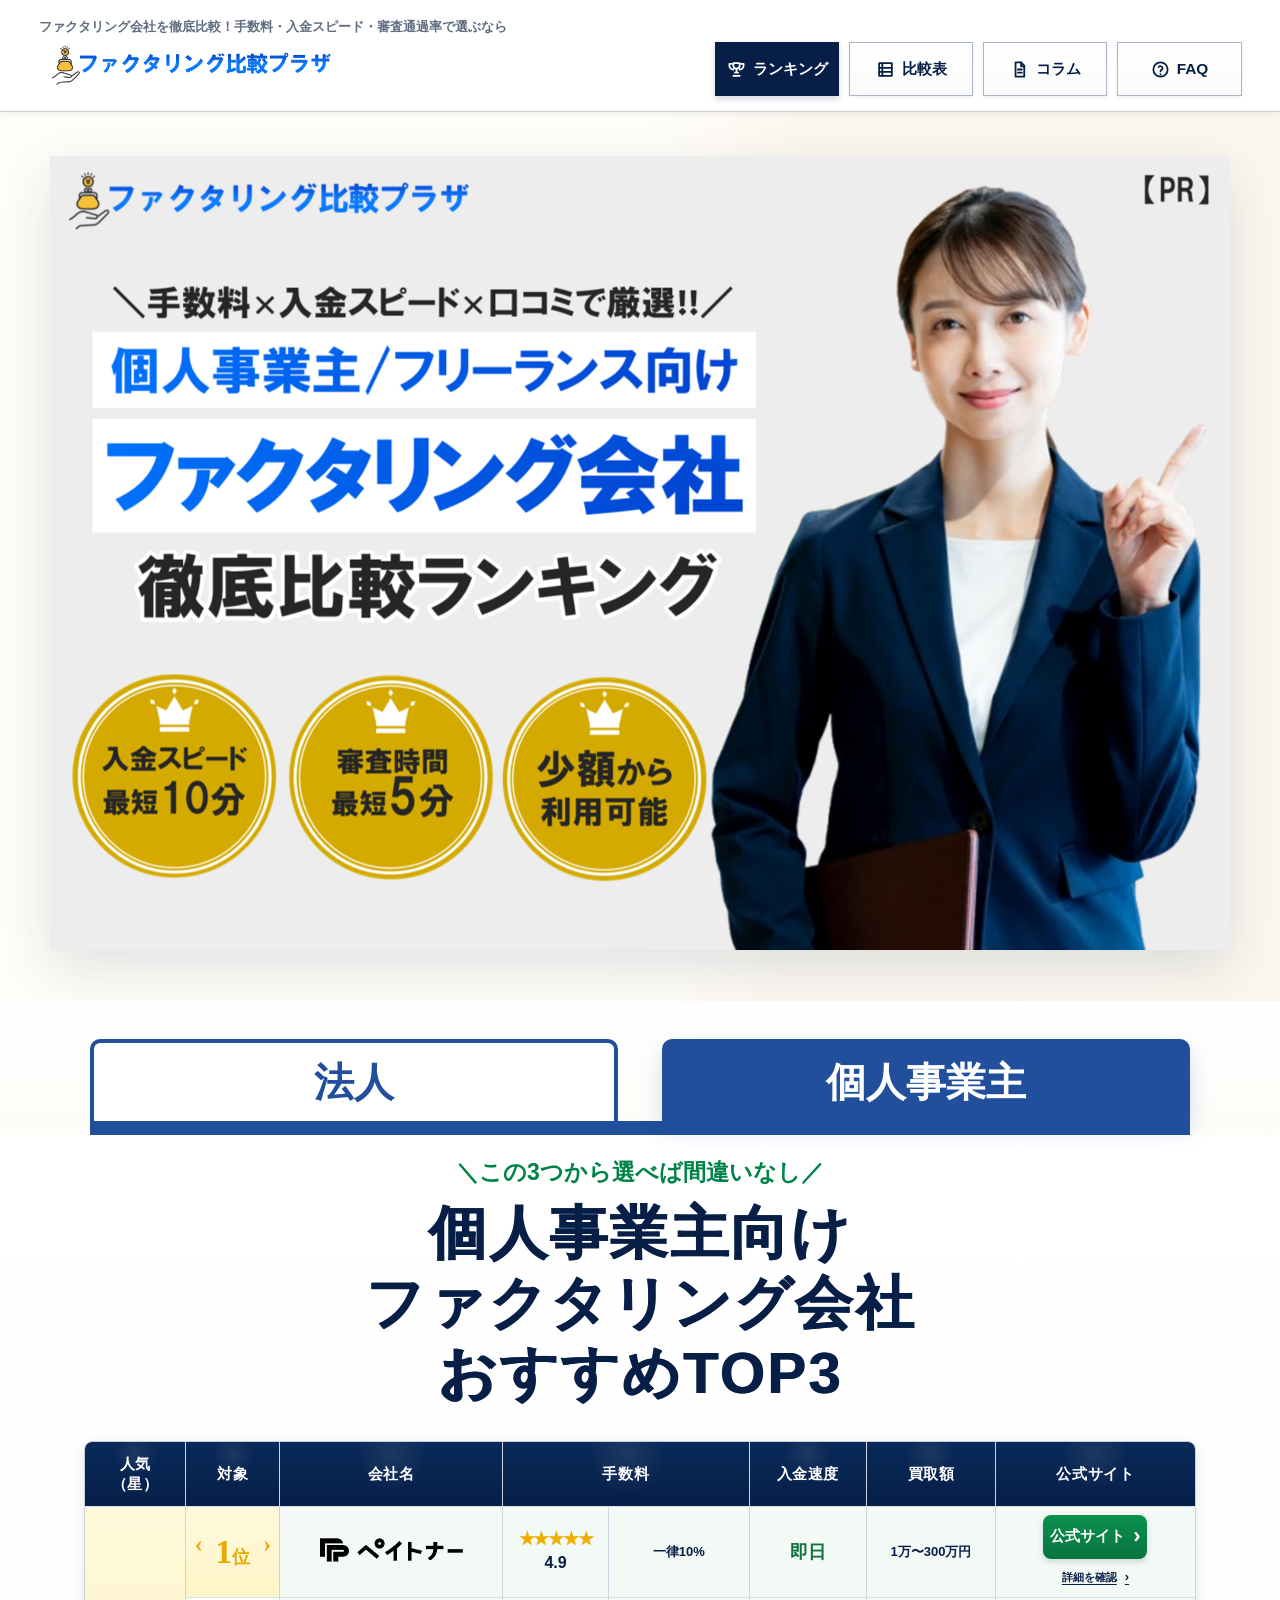
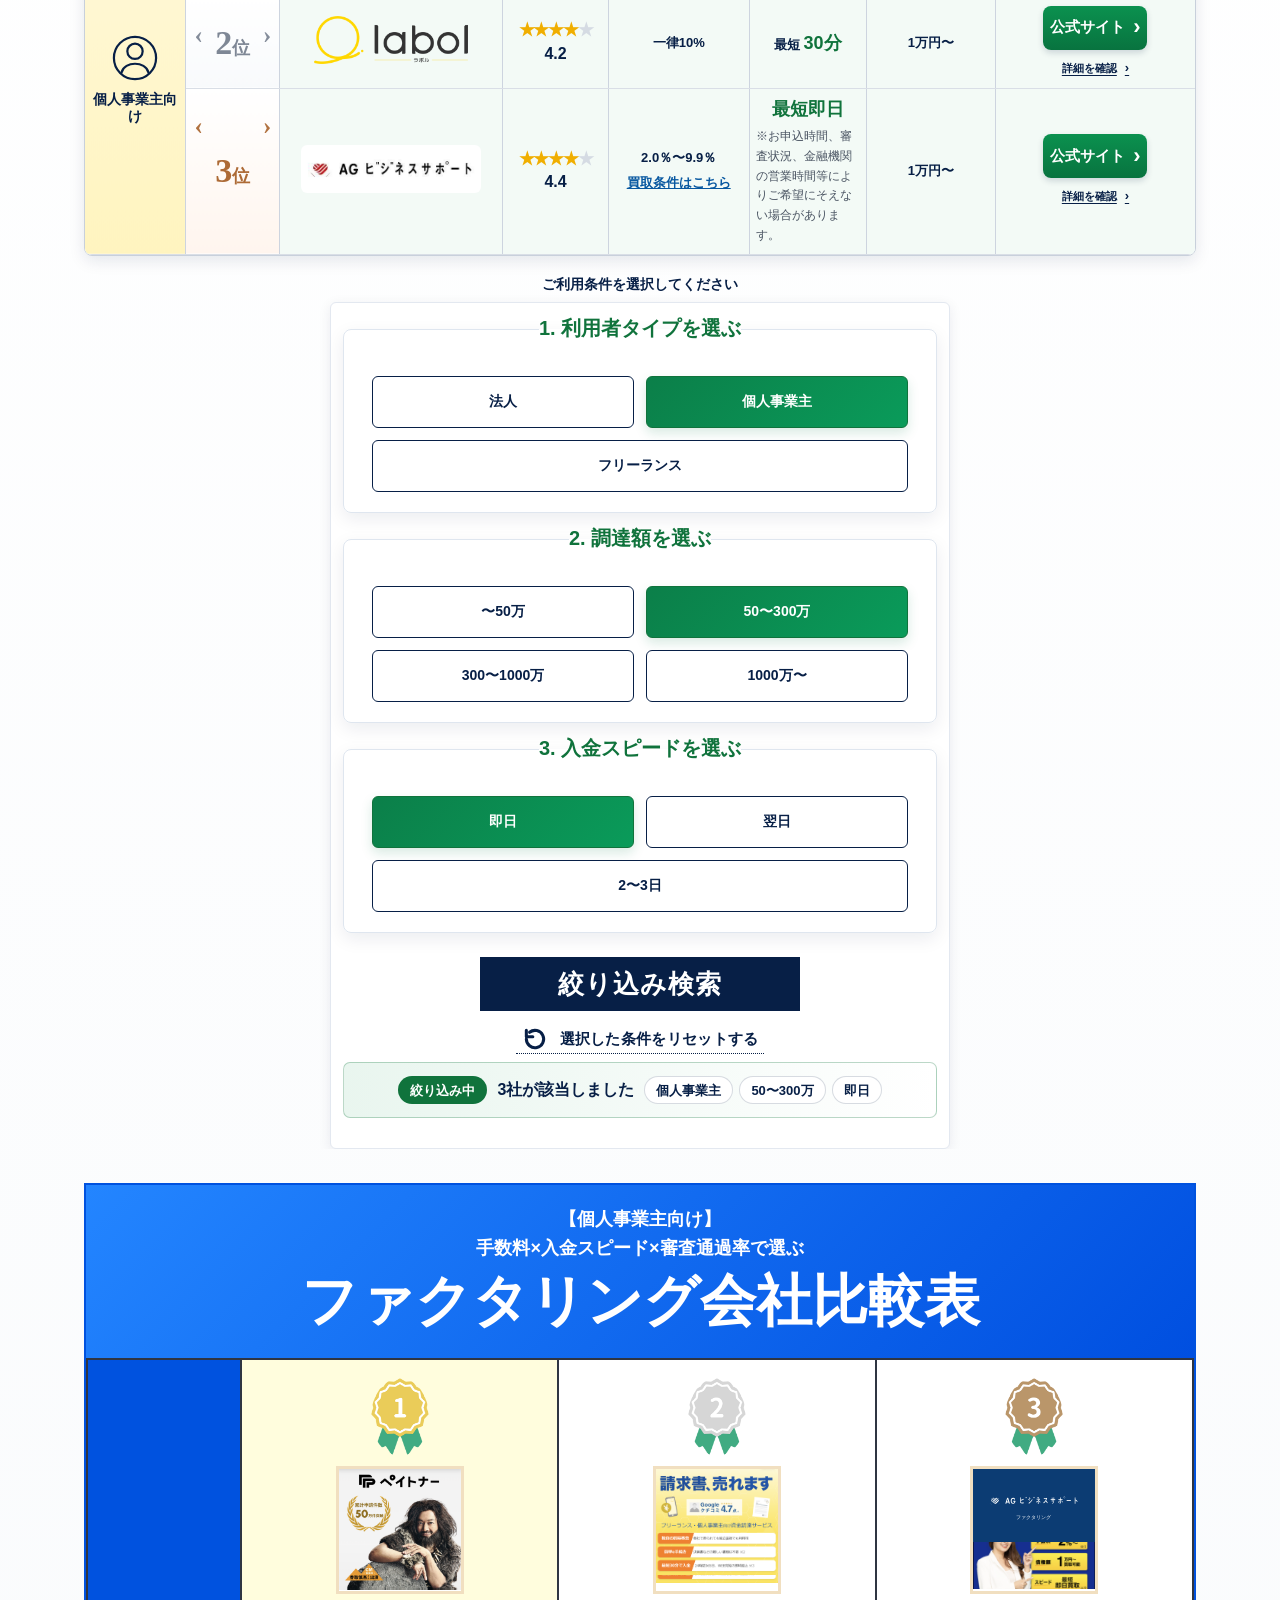
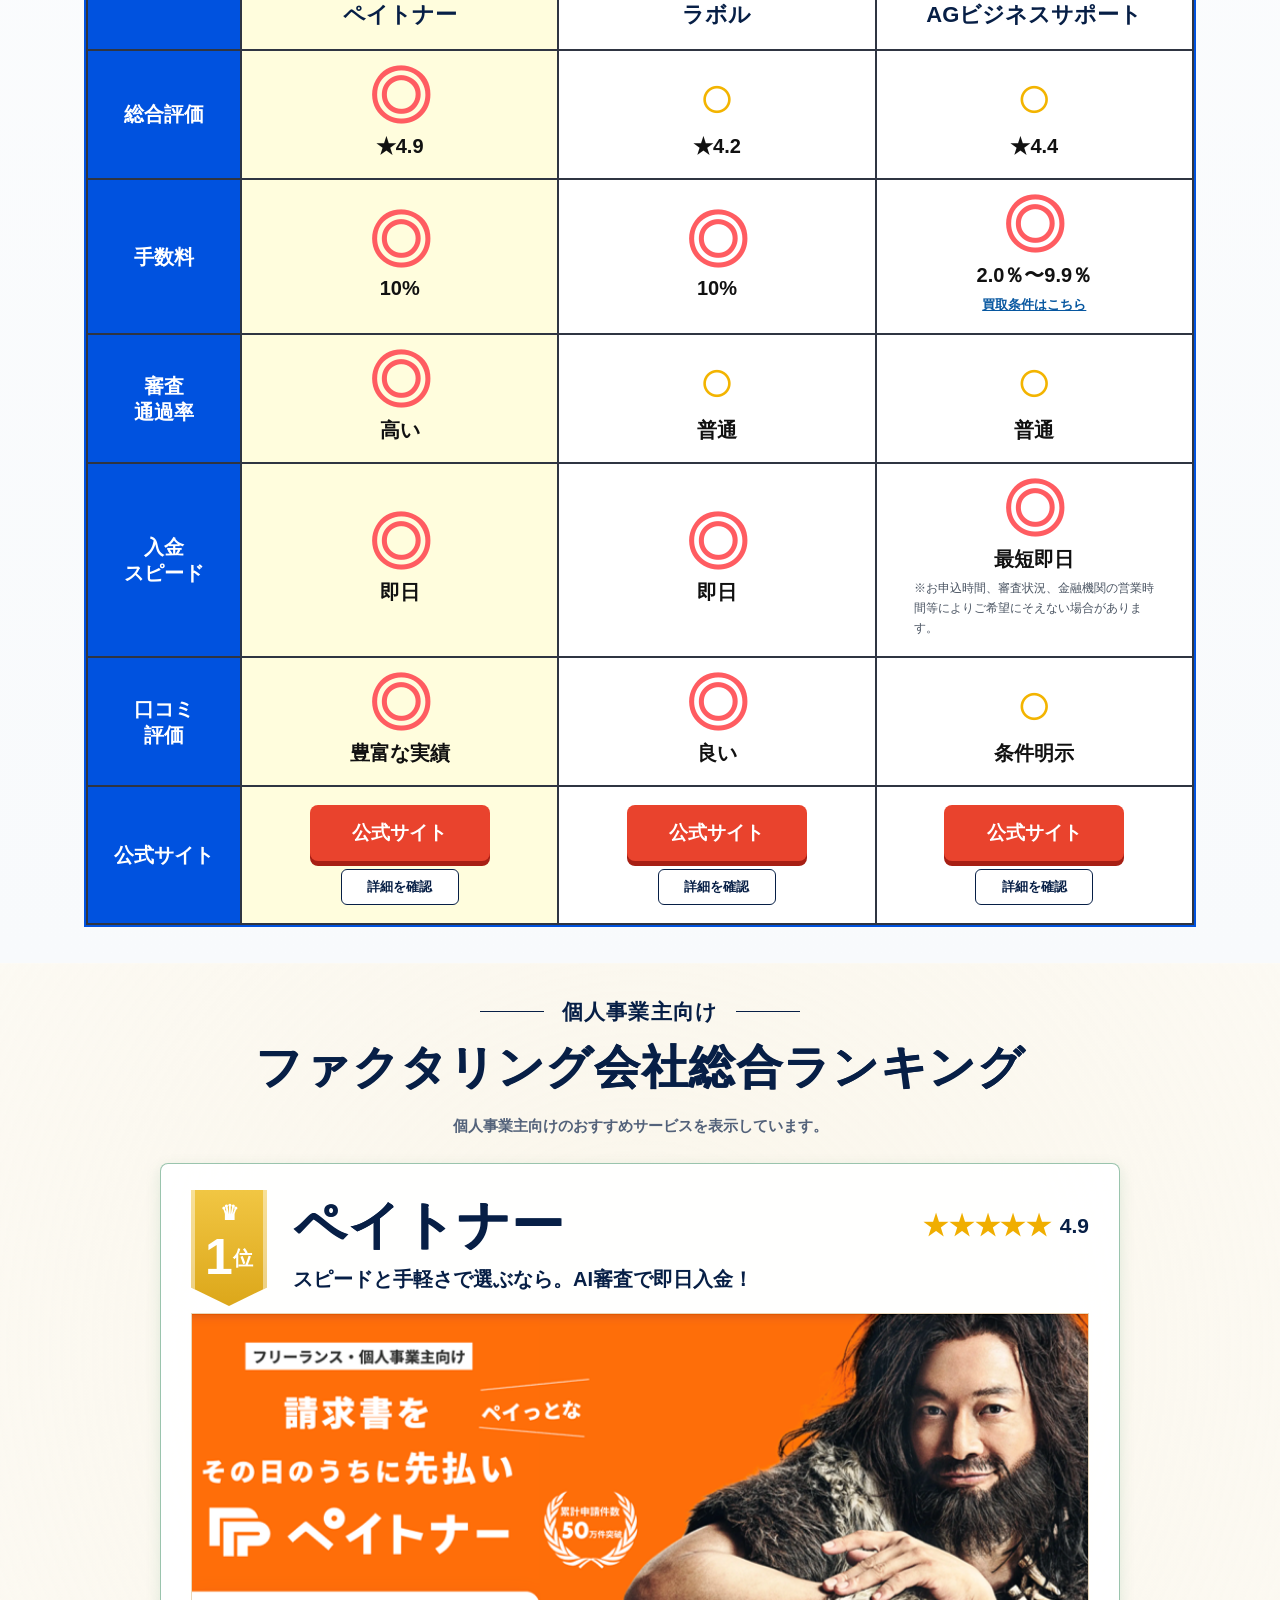
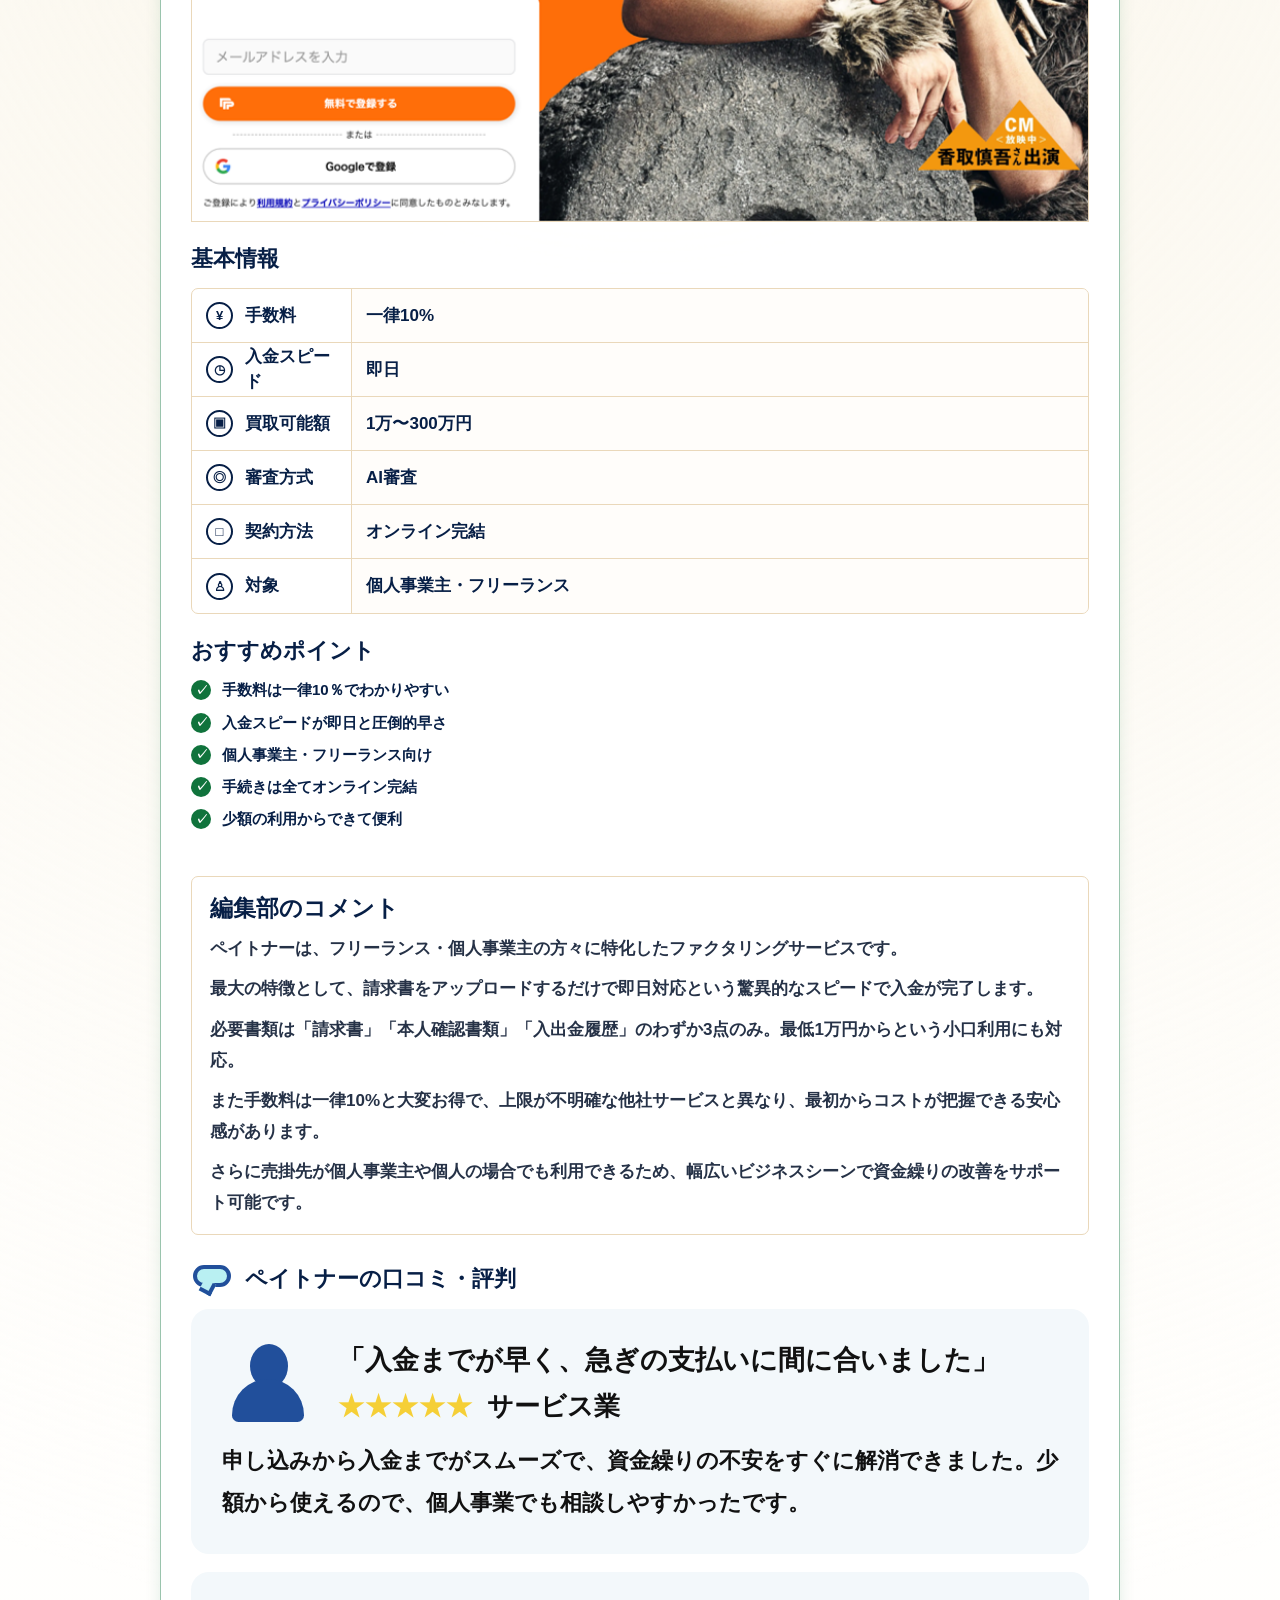
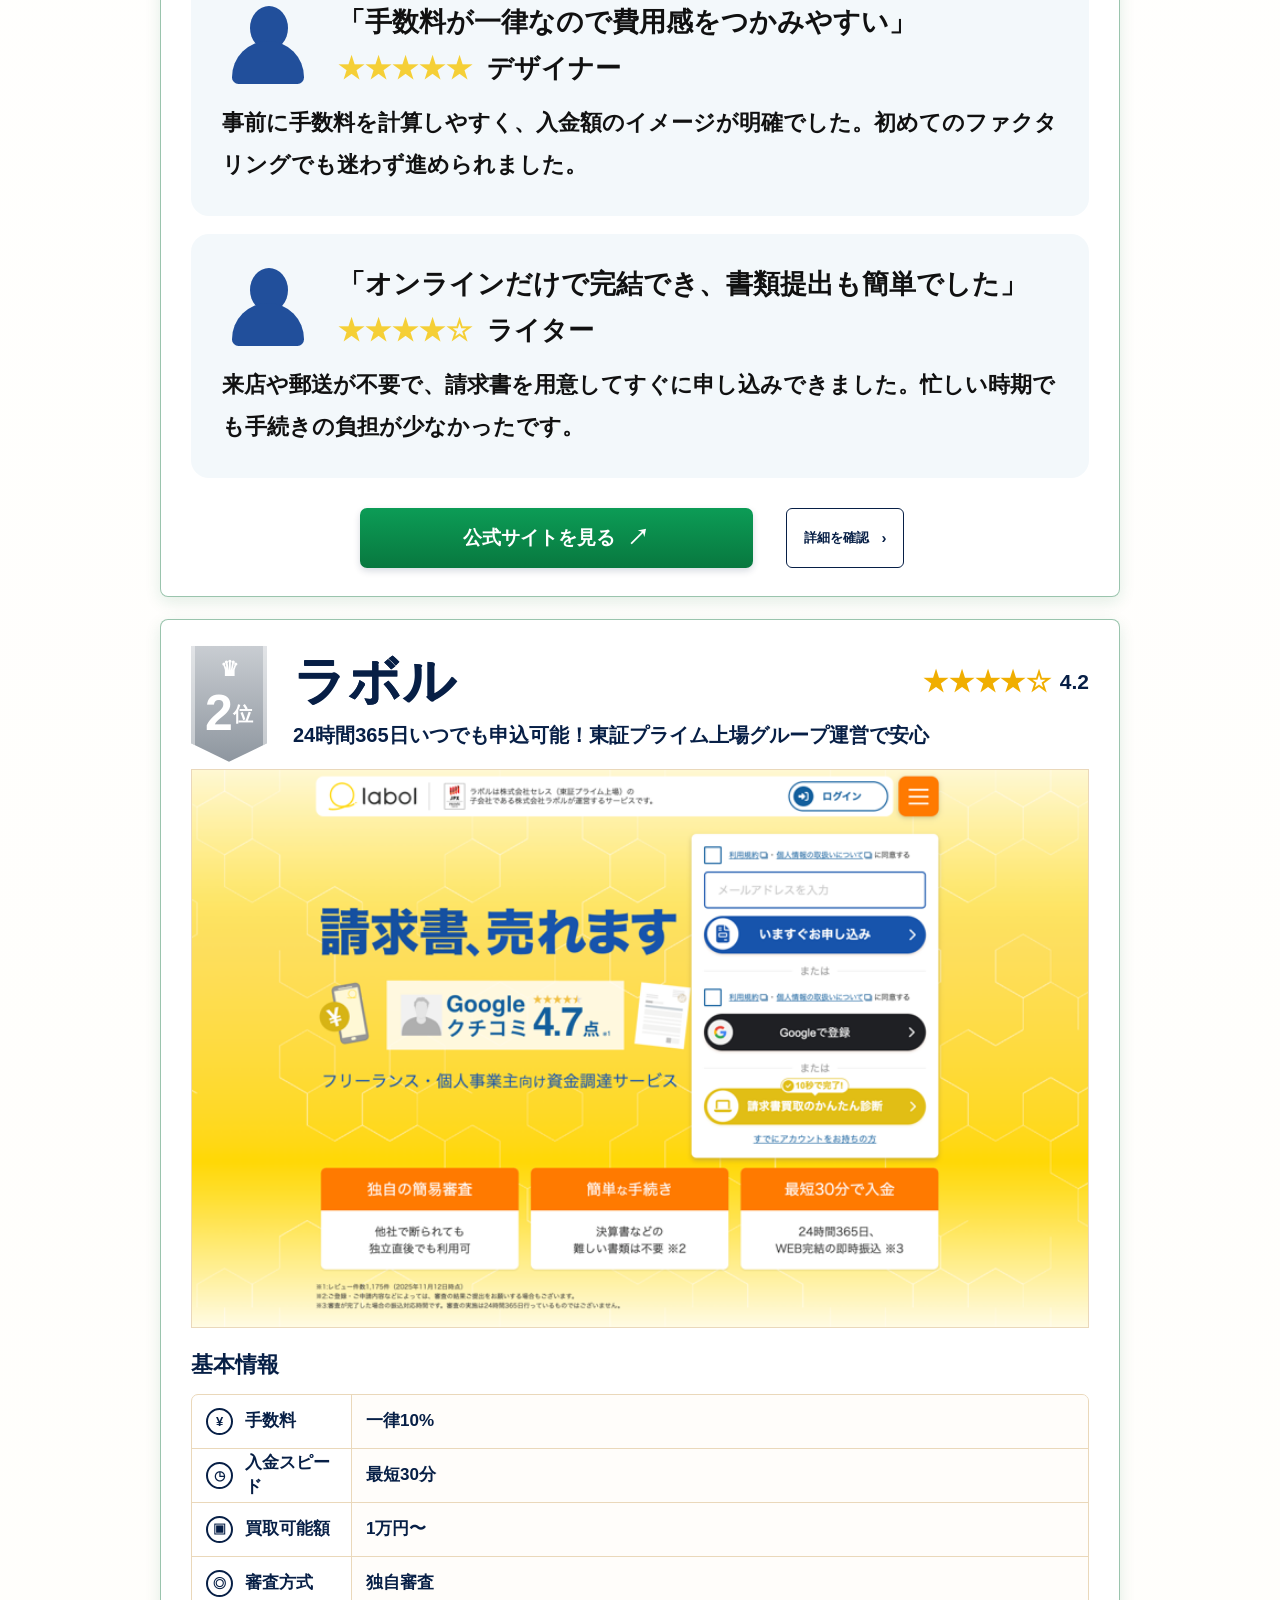
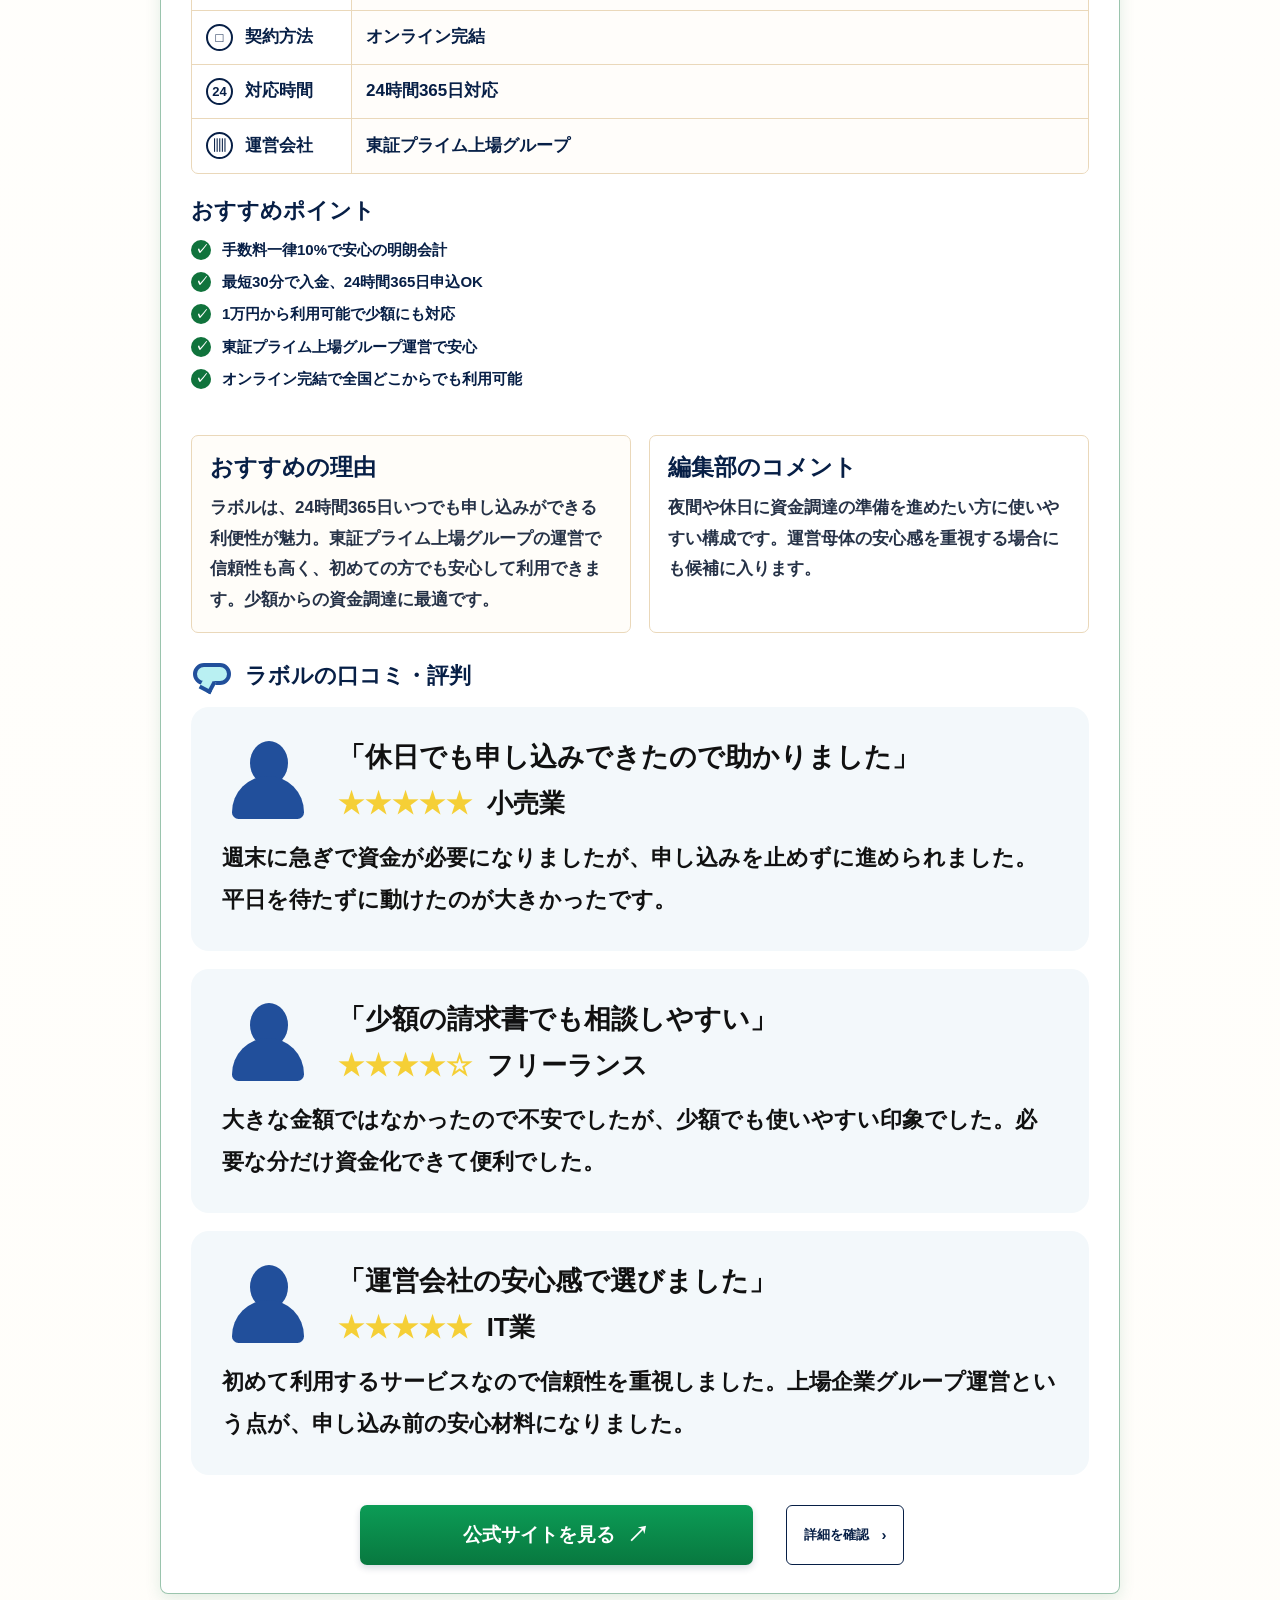
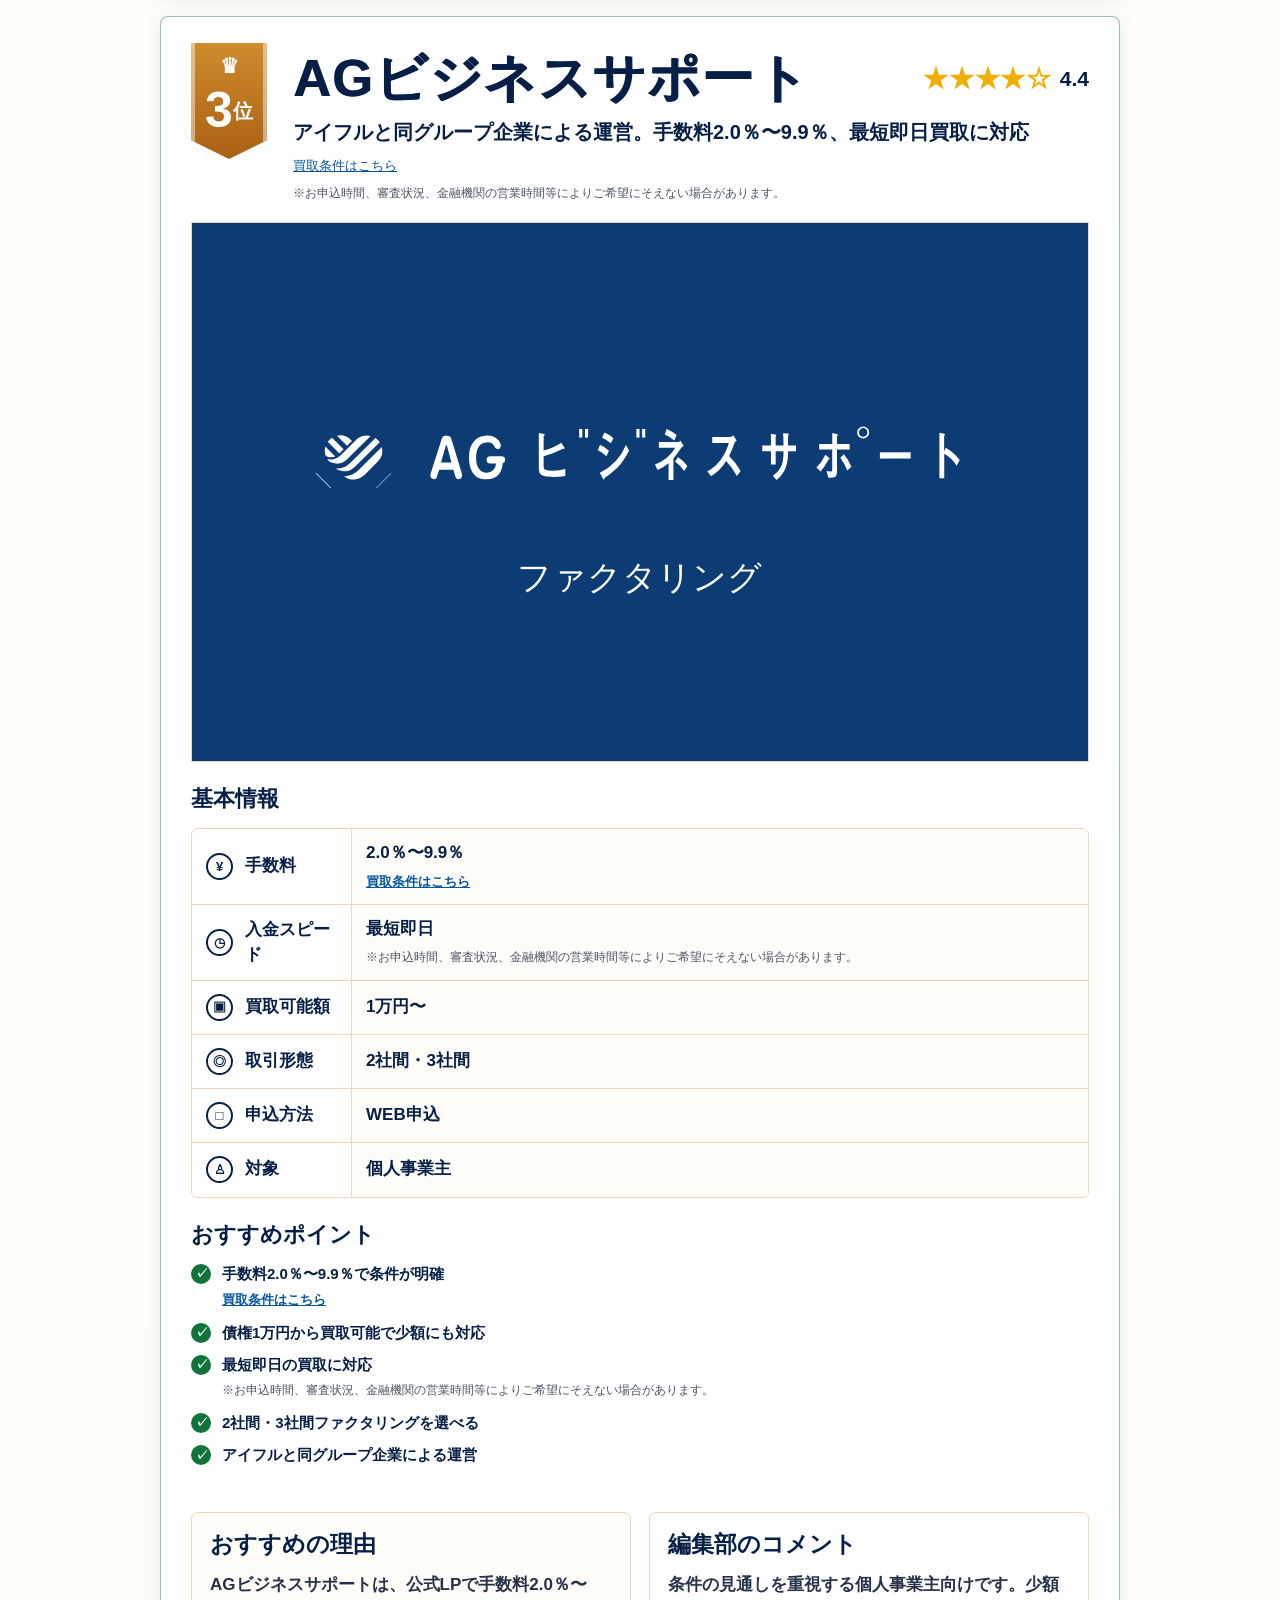
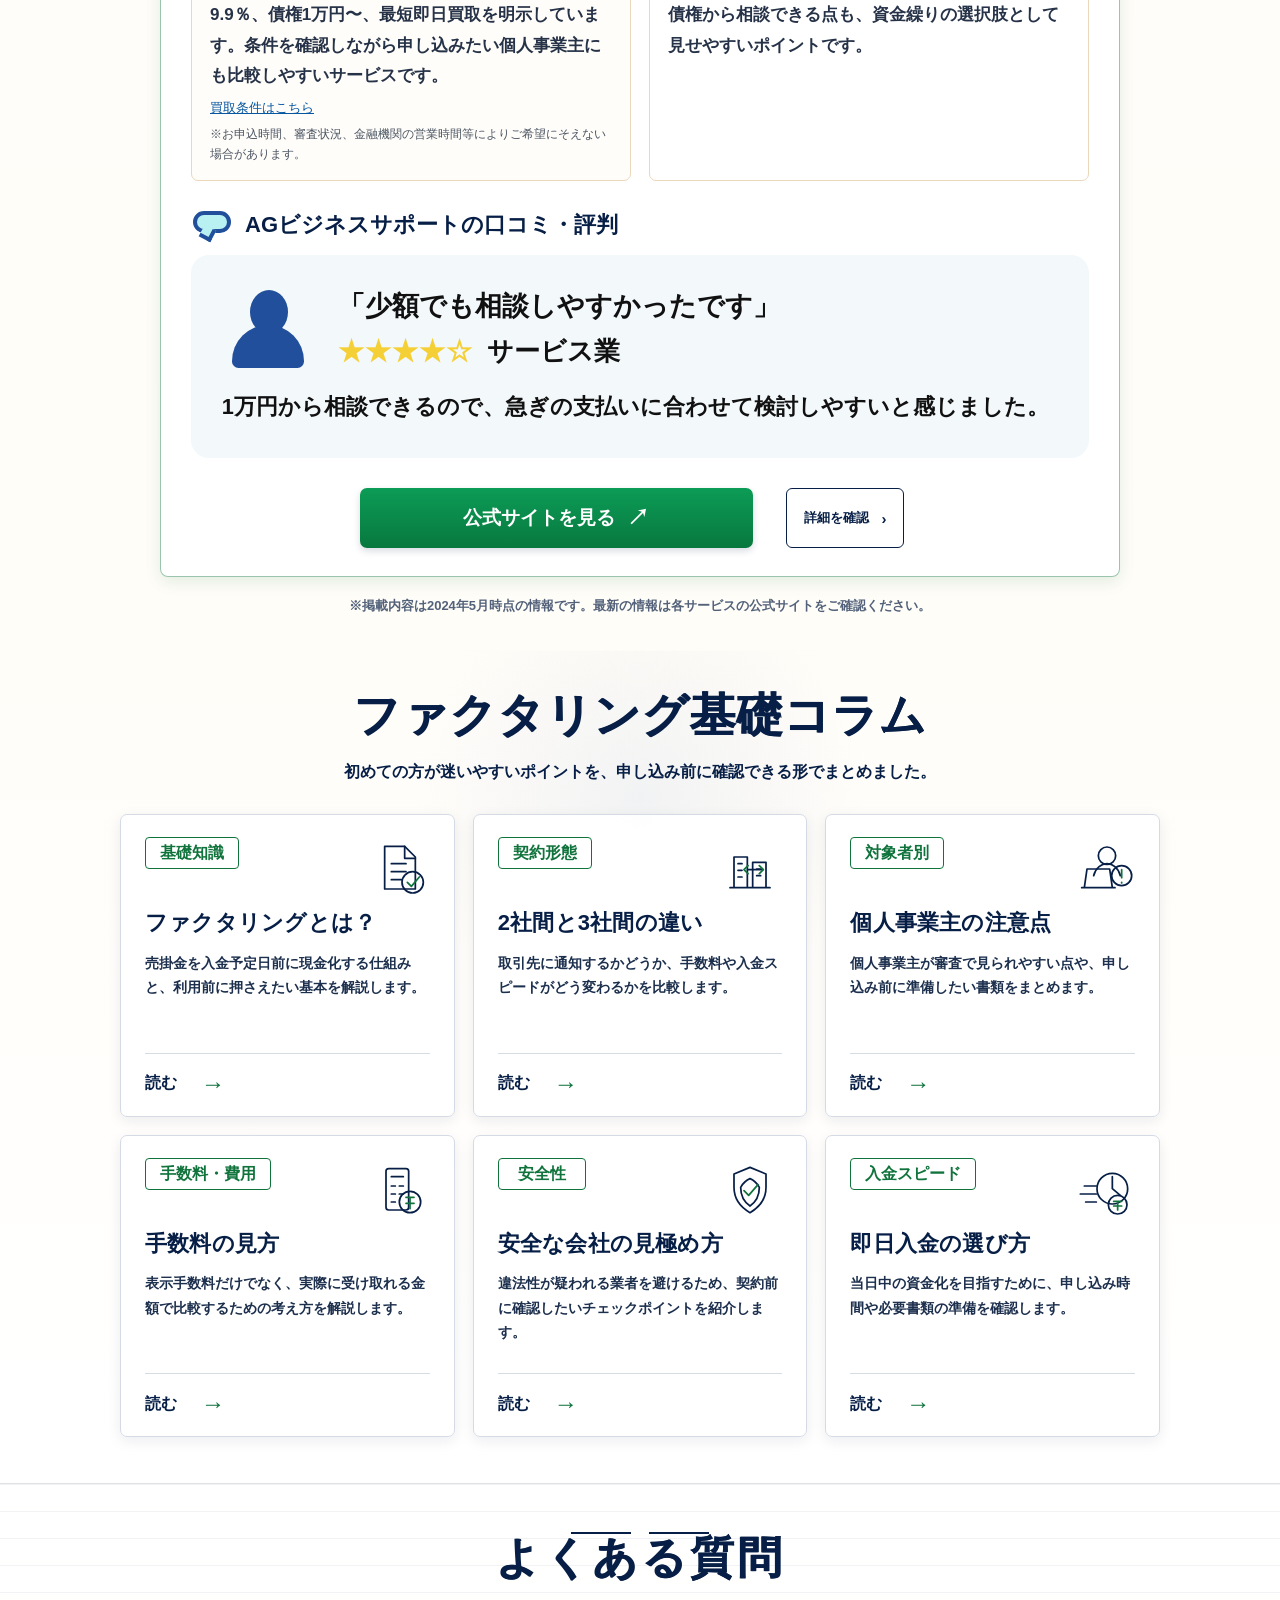
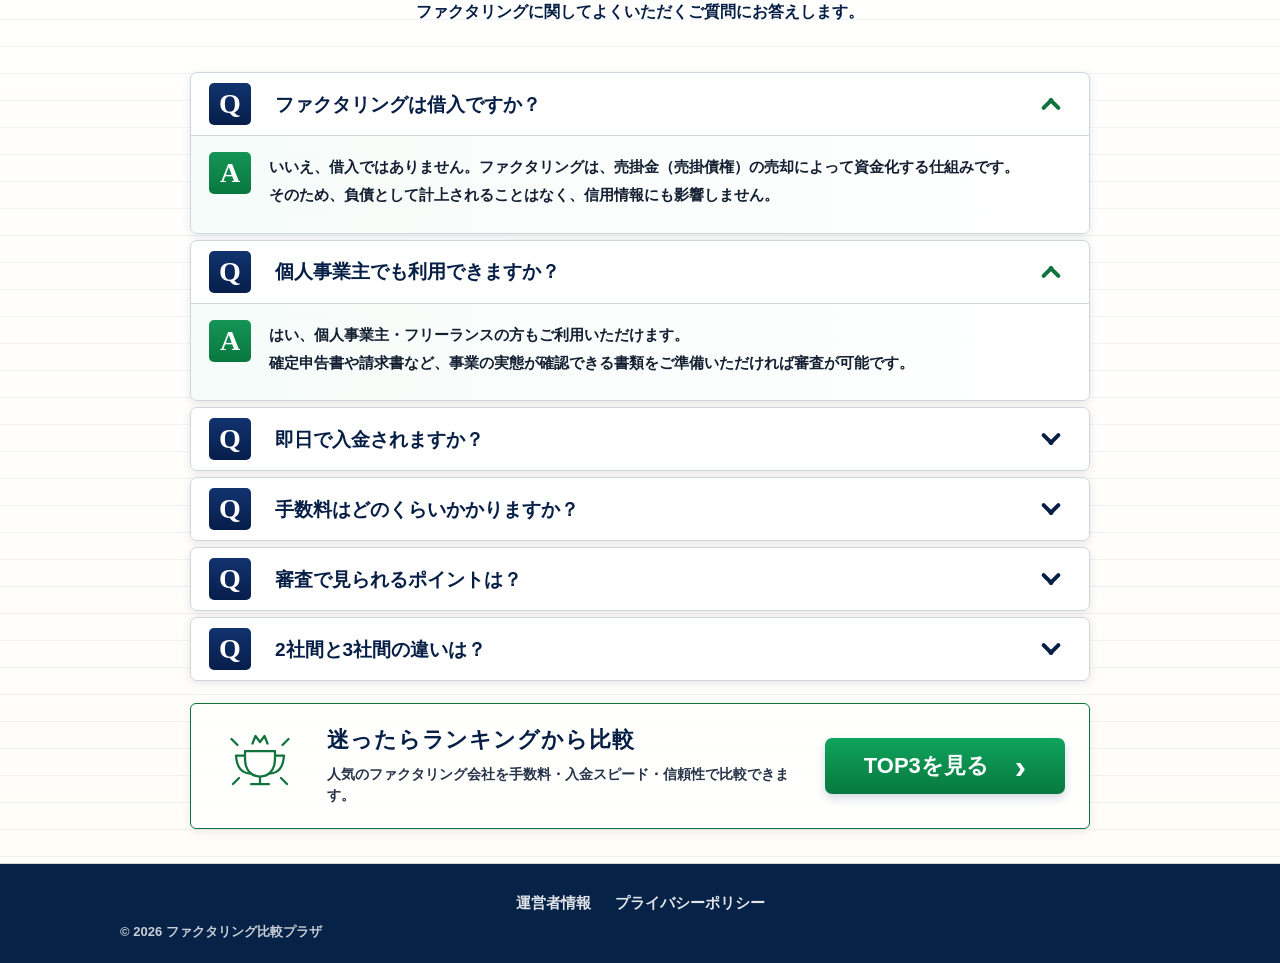
<file: lp/ho_1/index.html>
<!doctype html>
<html lang="ja">
  <head>
    <meta charset="utf-8">
    <meta name="viewport" content="width=device-width, initial-scale=1">
    <!-- Google Tag Manager -->
    <script>(function(w,d,s,l,i){w[l]=w[l]||[];w[l].push({'gtm.start':
    new Date().getTime(),event:'gtm.js'});var f=d.getElementsByTagName(s)[0],
    j=d.createElement(s),dl=l!='dataLayer'?'&l='+l:'';j.async=true;j.src=
    'https://www.googletagmanager.com/gtm.js?id='+i+dl;f.parentNode.insertBefore(j,f);
    })(window,document,'script','dataLayer','GTM-WVW3GJBQ');</script>
    <!-- End Google Tag Manager -->
    <title>請求書ファクタリング比較ナビ</title>
    <link rel="stylesheet" href="/app.css?v=20261002-ag-20260816-mobile-fv-gap">
  </head>
  <body id="top" class="audience-lp">
    <!-- Google Tag Manager (noscript) -->
    <noscript><iframe src="https://www.googletagmanager.com/ns.html?id=GTM-WVW3GJBQ"
    height="0" width="0" style="display:none;visibility:hidden"></iframe></noscript>
    <!-- End Google Tag Manager (noscript) -->
    <div class="lp-shell">
      <header class="site-header" aria-label="サイトヘッダー">
        <div class="header-copy">ファクタリング会社を徹底比較！手数料・入金スピード・審査通過率で選ぶなら</div>
        <a class="brand" href="/" aria-label="請求書ファクタリング比較ナビ">
          <svg class="brand-mark" viewBox="0 0 72 72" aria-hidden="true">
            <path d="M13 8h32l14 14v20" fill="none" stroke="currentColor" stroke-width="4" stroke-linejoin="round"/>
            <path d="M45 8v17h14" fill="none" stroke="currentColor" stroke-width="4" stroke-linejoin="round"/>
            <path d="M21 27h19M21 39h24M21 51h18" fill="none" stroke="currentColor" stroke-width="4" stroke-linecap="round"/>
            <circle cx="48" cy="50" r="13" fill="#fff" stroke="currentColor" stroke-width="4"/>
            <path d="m58 60 9 9" fill="none" stroke="currentColor" stroke-width="5" stroke-linecap="round"/>
          </svg>
          <span class="brand-text">
            <span>請求書ファクタリング</span><span>比較ナビ</span>
          </span>
        </a>
        <button class="menu-toggle" type="button" aria-label="メニューを開く" aria-expanded="false" aria-controls="global-nav">
          <span></span>
          <span></span>
          <span></span>
        </button>
        <nav class="global-nav" id="global-nav" aria-label="主要ナビゲーション">
          <a class="nav-item is-active" href="#ranking">
            <svg viewBox="0 0 24 24" aria-hidden="true"><path d="M8 4h8v3a4 4 0 0 1-8 0V4Z"/><path d="M6 5H3v2a5 5 0 0 0 5 5M18 5h3v2a5 5 0 0 1-5 5M12 11v5M8 20h8M10 16h4"/></svg>
            <span>ランキング</span>
          </a>
          <a class="nav-item" href="#comparison">
            <svg viewBox="0 0 24 24" aria-hidden="true"><path d="M4 4h16v16H4z"/><path d="M8 4v16M4 10h16M4 15h16"/></svg>
            <span>比較表</span>
          </a>
          <a class="nav-item" href="#columns">
            <svg viewBox="0 0 24 24" aria-hidden="true"><path d="M7 3h7l4 4v14H7z"/><path d="M14 3v5h4M10 12h5M10 16h5"/></svg>
            <span>コラム</span>
          </a>
          <a class="nav-item" href="#faq">
            <svg viewBox="0 0 24 24" aria-hidden="true"><circle cx="12" cy="12" r="9"/><path d="M9.8 9a2.6 2.6 0 0 1 4.8 1.4c0 2.2-2.6 2.2-2.6 4M12 18h.01"/></svg>
            <span>FAQ</span>
          </a>
        </nav>
      </header>

      <main>
        <section class="first-view first-view-v3" aria-label="ファクタリング会社 徹底比較ランキング">
          <div class="hero-image-frame" aria-label="ファーストビュー画像">
            <picture>
              <source media="(max-width: 900px)" srcset="/assets/v3-fv-banner.png" data-personal-srcset="/assets/v3-fv-banner.png" data-corporate-srcset="/assets/corporate-fv-banner.png">
              <img src="/assets/v3-fv-banner.png" data-personal-src="/assets/v3-fv-banner.png" data-corporate-src="/assets/corporate-fv-banner.png" alt="">
            </picture>
          </div>
          <div class="hero-copy">
            <p class="ranking-lead">
              <span class="laurel" aria-hidden="true">〈</span>
              <svg viewBox="0 0 32 24" aria-hidden="true"><path d="M4 20h24M7 18 4 6l8 7 4-10 4 10 8-7-3 12"/><circle cx="4" cy="6" r="2"/><circle cx="16" cy="3" r="2"/><circle cx="28" cy="6" r="2"/></svg>
              <span>2026年最新ランキングを今すぐチェック！</span>
              <span class="laurel" aria-hidden="true">〉</span>
            </p>
            <h1 id="fv-title">
              <span>あなたに最適な</span>
              <span>ファクタリング会社が見つかる</span>
            </h1>
            <p class="subtitle">法人・個人事業主向け おすすめランキング【2026年最新】</p>
            <a class="primary-cta" href="#ranking">
              <span class="free-badge">無料</span>
              <span class="cta-label">ランキングを見る</span>
              <svg viewBox="0 0 24 24" aria-hidden="true"><path d="m9 5 7 7-7 7"/></svg>
            </a>
          </div>

          <div class="proof-strip" aria-label="掲載情報">
            <div class="proof-item">
              <svg viewBox="0 0 40 40" aria-hidden="true"><path d="M20 4 33 9v10c0 8-5.4 13.6-13 17-7.6-3.4-13-9-13-17V9l13-5Z"/><path d="m13 21 5 5 10-12"/></svg>
              <p><span>掲載社数</span><strong>80社以上</strong><small>厳選して掲載</small></p>
            </div>
            <div class="proof-item">
              <svg viewBox="0 0 40 40" aria-hidden="true"><circle cx="20" cy="20" r="16"/><path d="M20 10v11h9"/></svg>
              <p><span>最短即日入金</span><strong>対応企業多数</strong><small>スピード重視で選べる</small></p>
            </div>
            <div class="proof-item">
              <svg viewBox="0 0 40 40" aria-hidden="true"><circle cx="20" cy="20" r="16"/><path d="M13 12h14M15 19h10M20 19v12M14 27h12"/></svg>
              <p><span>手数料相場</span><strong>0.5%〜15%</strong><small>コスト比較で安心</small></p>
            </div>
            <div class="proof-item">
              <svg viewBox="0 0 40 40" aria-hidden="true"><circle cx="20" cy="14" r="8"/><path d="M7 36c2.6-8 23.4-8 26 0"/></svg>
              <p><span>累計利用者数</span><strong>30,000人突破</strong><small>多くの事業者が活用中</small></p>
            </div>
          </div>
          <p class="data-note">※ランキング・比較情報は2026年5月時点の調査結果に基づいています。</p>
        </section>

        <section class="audience-switch-section" aria-label="利用者タイプ切り替え">
          <div class="audience-switch" role="tablist" aria-label="法人と個人事業主の切り替え">
            <button class="audience-tab" type="button" role="tab" aria-selected="false" aria-controls="search" data-audience-tab="corporate">
              法人
            </button>
            <button class="audience-tab is-active" type="button" role="tab" aria-selected="true" aria-controls="search" data-audience-tab="personal">
              個人事業主
            </button>
          </div>
        </section>

        <section class="comparison-section" id="comparison" aria-labelledby="comparison-title">
          <div class="comparison-inner">
            <div class="pickup-heading">
              <p class="pickup-copy">＼この3つから選べば間違いなし／</p>
              <h2 id="comparison-title">
                <span class="heading-line">個人事業主向け</span><span class="heading-line">ファクタリング会社</span><span class="heading-line">おすすめTOP3</span>
              </h2>
            </div>

            <div class="comparison-table-wrap">
              <table class="comparison-table">
                <colgroup>
                  <col class="col-audience">
                  <col class="col-rank">
                  <col class="col-company">
                  <col class="col-rating">
                  <col class="col-fee">
                  <col class="col-speed">
                  <col class="col-limit">
                  <col class="col-site">
                </colgroup>
                <thead>
                  <tr>
                    <th scope="col">人気<br>（星）</th>
                    <th scope="col">対象</th>
                    <th scope="col">会社名</th>
                    <th scope="col" colspan="2">手数料</th>
                    <th scope="col">入金速度</th>
                    <th scope="col">買取額</th>
                    <th scope="col">公式サイト</th>
                  </tr>
                </thead>
                <tbody>
                  <tr>
                    <th class="audience audience-personal" scope="rowgroup" rowspan="3">
                      <svg viewBox="0 0 48 48" aria-hidden="true"><circle cx="24" cy="17" r="8"/><path d="M10 39c3-12 25-12 28 0"/><circle cx="24" cy="24" r="22"/></svg>
                      <span>個人事業主向け</span>
                    </th>
                    <td class="rank rank-gold"><span>1</span><small>位</small></td>
                    <td class="company-cell">
                      <a class="aff-link" href="https://jass-net.com/link.php?i=pide1y7m6bld&m=miday5mwdqmf" target="_blank" rel="noopener"><strong class="brand-logo brand-paytner"><span>ペイトナー</span></strong></a>
                    </td>
                    <td class="rating-cell"><span class="stars">★★★★★</span><strong>4.9</strong></td>
                    <td>一律<strong>10%</strong></td>
                    <td><strong class="green-text">即日</strong></td>
                    <td>1万〜300万円</td>
                    <td>
                      <div class="site-actions">
                        <a class="site-button primary aff-link" href="https://jass-net.com/link.php?i=pide1y7m6bld&m=miday5mwdqmf" id="paytner-link" target="_blank" rel="noopener">公式サイト <span>›</span></a>
                        <a class="site-button detail" href="#paytner-detail">詳細を確認 <span>›</span></a>
                      </div>
                    </td>
                  </tr>
                  <tr>
                    <td class="rank rank-silver"><span>2</span><small>位</small></td>
                    <td class="company-cell">
                      <a class="aff-link" href="https://jass-net.com/link.php?i=pide75vgd7kl&m=miday5mwdqmf" target="_blank" rel="noopener"><strong class="brand-logo brand-labol"><span>ラボル</span></strong></a>
                    </td>
                    <td class="rating-cell"><span class="stars">★★★★<em>★</em></span><strong>4.2</strong></td>
                    <td>一律<strong>10%</strong></td>
                    <td>最短 <strong class="green-text">30分</strong></td>
                    <td>1万円〜</td>
                    <td>
                      <div class="site-actions">
                        <a class="site-button primary aff-link" href="https://jass-net.com/link.php?i=pide75vgd7kl&m=miday5mwdqmf" id="labol-link" target="_blank" rel="noopener">公式サイト <span>›</span></a>
                        <a class="site-button detail" href="#labol-detail">詳細を確認 <span>›</span></a>
                      </div>
                    </td>
                  </tr>
                  <tr data-audiences="personal freelance">
                    <td class="rank rank-bronze"><span>3</span><small>位</small></td>
                    <td class="company-cell">
                      <a class="aff-link" href="https://jass-net.com/link.php?i=pidugwvpjpxd&m=miday5mwdqmf" target="_blank" rel="noopener"><strong class="brand-logo brand-ag"><span>AGビジネスサポート</span></strong></a>
                    </td>
                    <td class="rating-cell"><span class="stars">★★★★<em>★</em></span><strong>4.4</strong></td>
                    <td><strong>2.0％〜9.9％</strong><a class="ag-condition-link" href="https://www.aiful-bf.co.jp/affiliate/factoring-lp.html" target="_blank" rel="noopener">買取条件はこちら</a></td>
                    <td><strong class="green-text">最短即日</strong><small class="ag-disclaimer">※お申込時間、審査状況、金融機関の営業時間等によりご希望にそえない場合があります。</small></td>
                    <td>1万円〜</td>
                    <td>
                      <div class="site-actions">
                        <a class="site-button primary aff-link" href="https://jass-net.com/link.php?i=pidugwvpjpxd&m=miday5mwdqmf" target="_blank" rel="noopener">公式サイト <span>›</span></a>
                        <a class="site-button detail" href="#ag-personal-detail">詳細を確認 <span>›</span></a>
                      </div>
                    </td>
                  </tr>
                  <tr class="is-filter-hidden" data-audiences="corporate">
                    <th class="audience audience-corporate" scope="rowgroup" rowspan="3">
                      <svg viewBox="0 0 48 48" aria-hidden="true"><path d="M12 42V12h24v30"/><path d="M8 42h32M18 18h4M26 18h4M18 26h4M26 26h4M21 42v-8h6"/></svg>
                      <span>法人向け</span>
                    </th>
                    <td class="rank rank-gold"><span>1</span><small>位</small></td>
                    <td class="company-cell">
                      <a class="aff-link" href="https://jass-net.com/link.php?i=pi84llxxljtz&m=miday5mwdqmf" target="_blank" rel="noopener"><strong class="brand-logo brand-mentor"><span>メンターキャピタル</span></strong></a>
                    </td>
                    <td class="rating-cell"><span class="stars">★★★★★</span><strong>4.8</strong></td>
                    <td><strong>2%〜</strong></td>
                    <td><strong class="green-text">最短即日</strong></td>
                    <td>30万円〜</td>
                    <td>
                      <div class="site-actions">
                        <a class="site-button primary aff-link" href="https://jass-net.com/link.php?i=pi84llxxljtz&m=miday5mwdqmf" id="mentorcapital-link" target="_blank" rel="noopener">公式サイト <span>›</span></a>
                        <a class="site-button detail" href="#mentor-detail">詳細を確認 <span>›</span></a>
                      </div>
                    </td>
                  </tr>
                  <tr class="is-filter-hidden" data-audiences="corporate">
                    <td class="rank rank-silver"><span>2</span><small>位</small></td>
                    <td class="company-cell">
                      <a class="aff-link" href="https://jass-net.com/link.php?i=pidugwvpjpxd&m=miday5mwdqmf" target="_blank" rel="noopener"><strong class="brand-logo brand-ag"><span>AGビジネスサポート</span></strong></a>
                    </td>
                    <td class="rating-cell"><span class="stars">★★★★<em>★</em></span><strong>4.4</strong></td>
                    <td><strong>2.0％〜9.9％</strong><a class="ag-condition-link" href="https://www.aiful-bf.co.jp/affiliate/factoring-lp.html" target="_blank" rel="noopener">買取条件はこちら</a></td>
                    <td><strong class="green-text">最短即日</strong><small class="ag-disclaimer">※お申込時間、審査状況、金融機関の営業時間等によりご希望にそえない場合があります。</small></td>
                    <td>1万円〜</td>
                    <td>
                      <div class="site-actions">
                        <a class="site-button primary aff-link" href="https://jass-net.com/link.php?i=pidugwvpjpxd&m=miday5mwdqmf" target="_blank" rel="noopener">公式サイト <span>›</span></a>
                        <a class="site-button detail" href="#ag-detail">詳細を確認 <span>›</span></a>
                      </div>
                    </td>
                  </tr>
                  <tr class="is-filter-hidden" data-audiences="corporate">
                    <td class="rank rank-bronze"><span>3</span><small>位</small></td>
                    <td class="company-cell">
                      <a class="aff-link" href="https://jass-net.com/link.php?i=piduvzxipach&m=miday5mwdqmf" target="_blank" rel="noopener"><strong class="brand-logo brand-ququmo"><span>QuQuMo</span></strong></a>
                    </td>
                    <td class="rating-cell"><span class="stars">★★★★<em>★</em></span><strong>3.8</strong></td>
                    <td>1%〜14.8%</td>
                    <td>最短 <strong class="green-text">2時間</strong></td>
                    <td>上限なし</td>
                    <td>
                      <div class="site-actions">
                        <a class="site-button primary aff-link" href="https://jass-net.com/link.php?i=piduvzxipach&m=miday5mwdqmf" target="_blank" rel="noopener">公式サイト <span>›</span></a>
                        <a class="site-button detail" href="#ququmo-corporate-detail">詳細を確認 <span>›</span></a>
                      </div>
                    </td>
                  </tr>
                </tbody>
              </table>
            </div>

            <section class="filter-section" id="search" aria-labelledby="filter-title">
              <div class="filter-inner">
                <h2 id="filter-title" class="visually-hidden">絞り込み検索</h2>
                <p class="filter-instruction">ご利用条件を選択してください</p>

                <div class="filter-panel">
                  <form class="filter-card filter-card-steps" aria-label="ファクタリング会社検索条件">
                    <fieldset class="filter-step">
                      <legend>1. 利用者タイプを選ぶ</legend>
                      <div class="option-grid option-grid-3">
                        <label class="filter-option">
                          <input type="radio" name="type" value="corporate">
                          <span>法人</span>
                        </label>
                        <label class="filter-option is-selected">
                          <input type="radio" name="type" value="personal" checked>
                          <span>個人事業主</span>
                          <i aria-hidden="true">✓</i>
                        </label>
                        <label class="filter-option">
                          <input type="radio" name="type" value="freelance">
                          <span>フリーランス</span>
                        </label>
                      </div>
                    </fieldset>

                    <fieldset class="filter-step">
                      <legend>2. 調達額を選ぶ</legend>
                      <div class="option-grid option-grid-2">
                        <label class="filter-option">
                          <input type="radio" name="amount" value="small">
                          <span>〜50万</span>
                        </label>
                        <label class="filter-option is-selected">
                          <input type="radio" name="amount" value="mid" checked>
                          <span>50〜300万</span>
                          <i aria-hidden="true">✓</i>
                        </label>
                        <label class="filter-option">
                          <input type="radio" name="amount" value="large">
                          <span>300〜1000万</span>
                        </label>
                        <label class="filter-option">
                          <input type="radio" name="amount" value="enterprise">
                          <span>1000万〜</span>
                        </label>
                      </div>
                    </fieldset>

                    <fieldset class="filter-step">
                      <legend>3. 入金スピードを選ぶ</legend>
                      <div class="option-grid option-grid-3">
                        <label class="filter-option is-selected">
                          <input type="radio" name="speed" value="same-day" checked>
                          <span>即日</span>
                          <i aria-hidden="true">✓</i>
                        </label>
                        <label class="filter-option">
                          <input type="radio" name="speed" value="next-day">
                          <span>翌日</span>
                        </label>
                        <label class="filter-option">
                          <input type="radio" name="speed" value="two-three-days">
                          <span>2〜3日</span>
                        </label>
                      </div>
                    </fieldset>
                  </form>

                  <div class="filter-actions">
                    <button class="compare-button" type="button">
                      <span>絞り込み検索</span>
                    </button>
                    <button class="reset-button" type="button">
                      <svg viewBox="0 0 24 24" aria-hidden="true"><path d="M4 12a8 8 0 1 0 3-6.2M4 4v6h6"/></svg>
                      <span>選択した条件をリセットする</span>
                    </button>
                  </div>
                </div>
              </div>
            </section>

            <div class="top3-compare" aria-label="おすすめ3社比較" data-audience-panel="personal">
              <div class="top3-compare-head">
                <p><strong>【個人事業主向け】</strong><span>手数料×入金スピード×審査通過率で選ぶ</span></p>
                <h3><span class="heading-line">ファクタリング会社</span><span class="heading-line">比較表</span></h3>
              </div>

              <div class="top3-table-wrap">
                <table class="top3-table">
                  <thead>
                    <tr>
                      <th scope="col"></th>
                      <th scope="col">
                        <span class="medal gold">1</span>
                        <a class="top3-thumb top3-thumb-paytner aff-link" href="https://jass-net.com/link.php?i=pide1y7m6bld&m=miday5mwdqmf" target="_blank" rel="noopener"><img src="/assets/v3-product-paytner.png" alt=""></a>
                        <a class="aff-link" href="https://jass-net.com/link.php?i=pide1y7m6bld&m=miday5mwdqmf" target="_blank" rel="noopener"><strong class="brand-logo brand-paytner"><span>ペイトナー</span></strong></a>
                      </th>
                      <th scope="col">
                        <span class="medal silver">2</span>
                        <a class="top3-thumb top3-thumb-labol aff-link" href="https://jass-net.com/link.php?i=pide75vgd7kl&m=miday5mwdqmf" target="_blank" rel="noopener"><img src="/assets/v3-product-labol.png" alt=""></a>
                        <a class="aff-link" href="https://jass-net.com/link.php?i=pide75vgd7kl&m=miday5mwdqmf" target="_blank" rel="noopener"><strong class="brand-logo brand-labol"><span>ラボル</span></strong></a>
                      </th>
                      <th scope="col">
                        <span class="medal bronze">3</span>
                        <a class="top3-thumb top3-thumb-ag aff-link" href="https://jass-net.com/link.php?i=pidugwvpjpxd&m=miday5mwdqmf" target="_blank" rel="noopener"><img src="/assets/ag-brand-panel.svg" alt=""></a>
                        <a class="aff-link" href="https://jass-net.com/link.php?i=pidugwvpjpxd&m=miday5mwdqmf" target="_blank" rel="noopener"><strong class="brand-logo brand-ag"><span>AGビジネスサポート</span></strong></a>
                      </th>
                    </tr>
                  </thead>
                  <tbody>
                    <tr>
                      <th scope="row">総合評価</th>
                      <td><span class="score-mark best">◎</span><strong>★4.9</strong></td>
                      <td><span class="score-mark">○</span><strong>★4.2</strong></td>
                      <td><span class="score-mark">○</span><strong>★4.4</strong></td>
                    </tr>
                    <tr>
                      <th scope="row">手数料</th>
                      <td><span class="score-mark best">◎</span><strong>10%</strong></td>
                      <td><span class="score-mark best">◎</span><strong>10%</strong></td>
                      <td><span class="score-mark best">◎</span><strong>2.0％〜9.9％</strong><a class="ag-condition-link" href="https://www.aiful-bf.co.jp/affiliate/factoring-lp.html" target="_blank" rel="noopener">買取条件はこちら</a></td>
                    </tr>
                    <tr>
                      <th scope="row">審査<br>通過率</th>
                      <td><span class="score-mark best">◎</span><strong>高い</strong></td>
                      <td><span class="score-mark">○</span><strong>普通</strong></td>
                      <td><span class="score-mark">○</span><strong>普通</strong></td>
                    </tr>
                    <tr>
                      <th scope="row">入金<br>スピード</th>
                      <td><span class="score-mark best">◎</span><strong>即日</strong></td>
                      <td><span class="score-mark best">◎</span><strong>即日</strong></td>
                      <td><span class="score-mark best">◎</span><strong>最短即日</strong><small class="ag-disclaimer">※お申込時間、審査状況、金融機関の営業時間等によりご希望にそえない場合があります。</small></td>
                    </tr>
                    <tr>
                      <th scope="row">口コミ<br>評価</th>
                      <td><span class="score-mark best">◎</span><strong>豊富な実績</strong></td>
                      <td><span class="score-mark best">◎</span><strong>良い</strong></td>
                      <td><span class="score-mark">○</span><strong>条件明示</strong></td>
                    </tr>
                    <tr>
                      <th scope="row">公式サイト</th>
                      <td>
                        <div class="top3-cta-group">
                          <a href="https://jass-net.com/link.php?i=pide1y7m6bld&m=miday5mwdqmf" id="paytner-link" target="_blank" rel="noopener" class="top3-site-button aff-link">公式サイト</a>
                          <a href="#paytner-detail" class="top3-detail-button">詳細を確認</a>
                        </div>
                      </td>
                      <td>
                        <div class="top3-cta-group">
                          <a href="https://jass-net.com/link.php?i=pide75vgd7kl&m=miday5mwdqmf" id="labol-link" target="_blank" rel="noopener" class="top3-site-button aff-link">公式サイト</a>
                          <a href="#labol-detail" class="top3-detail-button">詳細を確認</a>
                        </div>
                      </td>
                      <td>
                        <div class="top3-cta-group">
                          <a href="https://jass-net.com/link.php?i=pidugwvpjpxd&m=miday5mwdqmf" target="_blank" rel="noopener" class="top3-site-button aff-link">公式サイト</a>
                          <a href="#ag-personal-detail" class="top3-detail-button">詳細を確認</a>
                        </div>
                      </td>
                    </tr>
                  </tbody>
                </table>
              </div>
            </div>

            <div class="top3-compare is-filter-hidden" aria-label="法人向けおすすめ3社比較" data-audience-panel="corporate">
              <div class="top3-compare-head">
                <p><strong>【法人向け】</strong><span>手数料×入金スピード×審査通過率で選ぶ</span></p>
                <h3><span class="heading-line">ファクタリング会社</span><span class="heading-line">比較表</span></h3>
              </div>

              <div class="top3-table-wrap">
                <table class="top3-table">
                  <thead>
                    <tr>
                      <th scope="col"></th>
                      <th scope="col">
                        <span class="medal gold">1</span>
                        <a class="top3-thumb top3-thumb-mentor aff-link" href="https://jass-net.com/link.php?i=pi84llxxljtz&m=miday5mwdqmf" target="_blank" rel="noopener"><img src="/assets/corporate-product-mentor.png" alt=""></a>
                        <a class="aff-link" href="https://jass-net.com/link.php?i=pi84llxxljtz&m=miday5mwdqmf" target="_blank" rel="noopener"><strong class="brand-logo brand-mentor"><span>メンターキャピタル</span></strong></a>
                      </th>
                      <th scope="col">
                        <span class="medal silver">2</span>
                        <a class="top3-thumb top3-thumb-ag aff-link" href="https://jass-net.com/link.php?i=pidugwvpjpxd&m=miday5mwdqmf" target="_blank" rel="noopener"><img src="/assets/ag-brand-panel.svg" alt=""></a>
                        <a class="aff-link" href="https://jass-net.com/link.php?i=pidugwvpjpxd&m=miday5mwdqmf" target="_blank" rel="noopener"><strong class="brand-logo brand-ag"><span>AGビジネスサポート</span></strong></a>
                      </th>
                      <th scope="col">
                        <span class="medal bronze">3</span>
                        <a class="top3-thumb top3-thumb-ququmo top3-thumb-ququmo-corporate aff-link" href="https://jass-net.com/link.php?i=piduvzxipach&m=miday5mwdqmf" target="_blank" rel="noopener"><img src="/assets/ququmo-comparison.jpg" alt=""></a>
                        <a class="aff-link" href="https://jass-net.com/link.php?i=piduvzxipach&m=miday5mwdqmf" target="_blank" rel="noopener"><strong class="brand-logo brand-ququmo"><span>QuQuMo</span></strong></a>
                      </th>
                    </tr>
                  </thead>
                  <tbody>
                    <tr>
                      <th scope="row">総合評価</th>
                      <td><span class="score-mark best">◎</span><strong>★4.8</strong></td>
                      <td><span class="score-mark">○</span><strong>★4.4</strong></td>
                      <td><span class="score-mark">○</span><strong>★3.8</strong></td>
                    </tr>
                    <tr>
                      <th scope="row">手数料</th>
                      <td><span class="score-mark best">◎</span><strong>2%〜</strong></td>
                      <td><span class="score-mark best">◎</span><strong>2.0％〜9.9％</strong><a class="ag-condition-link" href="https://www.aiful-bf.co.jp/affiliate/factoring-lp.html" target="_blank" rel="noopener">買取条件はこちら</a></td>
                      <td><span class="score-mark">○</span><strong>1%〜14.8%</strong></td>
                    </tr>
                    <tr>
                      <th scope="row">法人<br>対応力</th>
                      <td><span class="score-mark best">◎</span><strong>高い</strong></td>
                      <td><span class="score-mark">○</span><strong>対応</strong></td>
                      <td><span class="score-mark">○</span><strong>対応</strong></td>
                    </tr>
                    <tr>
                      <th scope="row">入金<br>スピード</th>
                      <td><span class="score-mark best">◎</span><strong>最短即日</strong></td>
                      <td><span class="score-mark best">◎</span><strong>最短即日</strong><small class="ag-disclaimer">※お申込時間、審査状況、金融機関の営業時間等によりご希望にそえない場合があります。</small></td>
                      <td><span class="score-mark">○</span><strong>最短2時間</strong></td>
                    </tr>
                    <tr>
                      <th scope="row">特徴</th>
                      <td><span class="score-mark best">◎</span><strong>審査通過率92%</strong></td>
                      <td><span class="score-mark">○</span><strong>同グループ企業</strong></td>
                      <td><span class="score-mark">○</span><strong>オンライン完結</strong></td>
                    </tr>
                    <tr>
                      <th scope="row">公式サイト</th>
                      <td>
                        <div class="top3-cta-group">
                          <a href="https://jass-net.com/link.php?i=pi84llxxljtz&m=miday5mwdqmf" id="mentorcapital-link" target="_blank" rel="noopener" class="top3-site-button aff-link">公式サイト</a>
                          <a href="#mentor-detail" class="top3-detail-button">詳細を確認</a>
                        </div>
                      </td>
                      <td>
                        <div class="top3-cta-group">
                          <a href="https://jass-net.com/link.php?i=pidugwvpjpxd&m=miday5mwdqmf" target="_blank" rel="noopener" class="top3-site-button aff-link">公式サイト</a>
                          <a href="#ag-detail" class="top3-detail-button">詳細を確認</a>
                        </div>
                      </td>
                      <td>
                        <div class="top3-cta-group">
                          <a href="https://jass-net.com/link.php?i=piduvzxipach&m=miday5mwdqmf" target="_blank" rel="noopener" class="top3-site-button aff-link">公式サイト</a>
                          <a href="#ququmo-corporate-detail" class="top3-detail-button">詳細を確認</a>
                        </div>
                      </td>
                    </tr>
                  </tbody>
                </table>
              </div>
            </div>
          </div>
        </section>

        <section class="ranking-detail-section" id="ranking" aria-labelledby="ranking-detail-title">
          <div class="ranking-detail-inner">
            <p class="section-label compact"><span></span><strong>個人事業主向け</strong><span></span></p>
            <h2 id="ranking-detail-title">
              <span class="heading-line">ファクタリング会社</span><span class="heading-line">総合ランキング</span>
            </h2>
            <p class="ranking-detail-lead">個人事業主向けのおすすめサービスを表示しています。</p>

            <article class="ranking-card rank-one" id="paytner-detail">
              <div class="rank-ribbon"><span>1</span><small>位</small></div>
              <div class="ranking-left">
                <h3><a class="aff-link" href="https://jass-net.com/link.php?i=pide1y7m6bld&m=miday5mwdqmf" target="_blank" rel="noopener">ペイトナー</a></h3>
                <div class="service-rating"><span>★★★★★</span><strong>4.9</strong></div>
                <p class="service-catch">スピードと手軽さで選ぶなら。AI審査で即日入金！</p>
              </div>
              <div class="service-visual pay">
                <a class="service-visual-link aff-link" href="https://jass-net.com/link.php?i=pide1y7m6bld&m=miday5mwdqmf" target="_blank" rel="noopener"><img src="/assets/v3-ranking-paytner.png" alt=""></a>
                <div>
                  <span>フリーランス・個人事業主向け</span>
                  <strong>請求書をその日のうちに先払い</strong>
                  <small><a class="aff-link" href="https://jass-net.com/link.php?i=pide1y7m6bld&m=miday5mwdqmf" target="_blank" rel="noopener">ペイトナー</a></small>
                </div>
              </div>
              <div class="ranking-body">
                <section class="ranking-block">
                  <h4>基本情報</h4>
                  <dl class="info-grid">
                    <div><dt><span>¥</span>手数料</dt><dd>一律10%</dd></div>
                    <div><dt><span>◷</span>入金スピード</dt><dd>即日</dd></div>
                    <div><dt><span>▣</span>買取可能額</dt><dd>1万〜300万円</dd></div>
                    <div><dt><span>◎</span>審査方式</dt><dd>AI審査</dd></div>
                    <div><dt><span>□</span>契約方法</dt><dd>オンライン完結</dd></div>
                    <div><dt><span>♙</span>対象</dt><dd>個人事業主・フリーランス</dd></div>
                  </dl>
                </section>
                <section class="ranking-block">
                  <h4>おすすめポイント</h4>
                  <ul class="point-list">
                    <li>手数料は一律10％でわかりやすい</li>
                    <li>入金スピードが即日と圧倒的早さ</li>
                    <li>個人事業主・フリーランス向け</li>
                    <li>手続きは全てオンライン完結</li>
                    <li>少額の利用からできて便利</li>
                  </ul>
                </section>
                <section class="ranking-block reason-comment-grid">
                  <div class="editor-comment">
                    <h5>編集部のコメント</h5>
                    <p>ペイトナーは、フリーランス・個人事業主の方々に特化したファクタリングサービスです。</p>
                    <p>最大の特徴として、請求書をアップロードするだけで即日対応という驚異的なスピードで入金が完了します。</p>
                    <p>必要書類は「請求書」「本人確認書類」「入出金履歴」のわずか3点のみ。最低1万円からという小口利用にも対応。</p>
                    <p>また手数料は一律10%と大変お得で、上限が不明確な他社サービスと異なり、最初からコストが把握できる安心感があります。</p>
                    <p>さらに売掛先が個人事業主や個人の場合でも利用できるため、幅広いビジネスシーンで資金繰りの改善をサポート可能です。</p>
                  </div>
                </section>
                <section class="ranking-block review-block" aria-labelledby="paytner-review-title">
                  <h4 id="paytner-review-title" class="review-heading">
                    <span class="review-heading-icon" aria-hidden="true">••</span>
                    ペイトナーの口コミ・評判
                  </h4>
                  <div class="review-list">
                    <article class="review-card">
                      <div class="review-avatar" aria-hidden="true"></div>
                      <div class="review-card-head">
                        <p class="review-title">「入金までが早く、急ぎの支払いに間に合いました」</p>
                        <p class="review-meta"><span class="review-stars">★★★★★</span><span>サービス業</span></p>
                      </div>
                      <p class="review-text">申し込みから入金までがスムーズで、資金繰りの不安をすぐに解消できました。少額から使えるので、個人事業でも相談しやすかったです。</p>
                    </article>
                    <article class="review-card">
                      <div class="review-avatar" aria-hidden="true"></div>
                      <div class="review-card-head">
                        <p class="review-title">「手数料が一律なので費用感をつかみやすい」</p>
                        <p class="review-meta"><span class="review-stars">★★★★★</span><span>デザイナー</span></p>
                      </div>
                      <p class="review-text">事前に手数料を計算しやすく、入金額のイメージが明確でした。初めてのファクタリングでも迷わず進められました。</p>
                    </article>
                    <article class="review-card">
                      <div class="review-avatar" aria-hidden="true"></div>
                      <div class="review-card-head">
                        <p class="review-title">「オンラインだけで完結でき、書類提出も簡単でした」</p>
                        <p class="review-meta"><span class="review-stars">★★★★☆</span><span>ライター</span></p>
                      </div>
                      <p class="review-text">来店や郵送が不要で、請求書を用意してすぐに申し込みできました。忙しい時期でも手続きの負担が少なかったです。</p>
                    </article>
                  </div>
                </section>
              </div>
              <div class="ranking-actions">
                <a class="detail-site-button aff-link" href="https://jass-net.com/link.php?i=pide1y7m6bld&m=miday5mwdqmf" id="paytner-link" target="_blank" rel="noopener">公式サイトを見る <span>↗</span></a>
                <a class="detail-more-button" href="#paytner-detail">詳細を確認 <span>›</span></a>
              </div>
            </article>

            <article class="ranking-card rank-two" id="labol-detail">
              <div class="rank-ribbon"><span>2</span><small>位</small></div>
              <div class="ranking-left">
                <h3><a class="aff-link" href="https://jass-net.com/link.php?i=pide75vgd7kl&m=miday5mwdqmf" target="_blank" rel="noopener">ラボル</a></h3>
                <div class="service-rating"><span>★★★★☆</span><strong>4.2</strong></div>
                <p class="service-catch">24時間365日いつでも申込可能！東証プライム上場グループ運営で安心</p>
              </div>
              <div class="service-visual labo">
                <a class="service-visual-link aff-link" href="https://jass-net.com/link.php?i=pide75vgd7kl&m=miday5mwdqmf" target="_blank" rel="noopener"><img src="/assets/v3-ranking-labol.png" alt=""></a>
                <div>
                  <span>24時間365日対応</span>
                  <strong>フリーランスの資金繰りをオンラインでサポート</strong>
                  <small><a class="aff-link" href="https://jass-net.com/link.php?i=pide75vgd7kl&m=miday5mwdqmf" target="_blank" rel="noopener">labol</a></small>
                </div>
              </div>
              <div class="ranking-body">
                <section class="ranking-block">
                  <h4>基本情報</h4>
                  <dl class="info-grid">
                    <div><dt><span>¥</span>手数料</dt><dd>一律10%</dd></div>
                    <div><dt><span>◷</span>入金スピード</dt><dd>最短30分</dd></div>
                    <div><dt><span>▣</span>買取可能額</dt><dd>1万円〜</dd></div>
                    <div><dt><span>◎</span>審査方式</dt><dd>独自審査</dd></div>
                    <div><dt><span>□</span>契約方法</dt><dd>オンライン完結</dd></div>
                    <div><dt><span>24</span>対応時間</dt><dd>24時間365日対応</dd></div>
                    <div><dt><span>▥</span>運営会社</dt><dd>東証プライム上場グループ</dd></div>
                  </dl>
                </section>
                <section class="ranking-block">
                  <h4>おすすめポイント</h4>
                  <ul class="point-list">
                    <li>手数料一律10%で安心の明朗会計</li>
                    <li>最短30分で入金、24時間365日申込OK</li>
                    <li>1万円から利用可能で少額にも対応</li>
                    <li>東証プライム上場グループ運営で安心</li>
                    <li>オンライン完結で全国どこからでも利用可能</li>
                  </ul>
                </section>
                <section class="ranking-block reason-comment-grid">
                  <div class="reason-box">
                    <h5>おすすめの理由</h5>
                    <p>ラボルは、24時間365日いつでも申し込みができる利便性が魅力。東証プライム上場グループの運営で信頼性も高く、初めての方でも安心して利用できます。少額からの資金調達に最適です。</p>
                  </div>
                  <div class="editor-comment">
                    <h5>編集部のコメント</h5>
                    <p>夜間や休日に資金調達の準備を進めたい方に使いやすい構成です。運営母体の安心感を重視する場合にも候補に入ります。</p>
                  </div>
                </section>
                <section class="ranking-block review-block" aria-labelledby="labol-review-title">
                  <h4 id="labol-review-title" class="review-heading">
                    <span class="review-heading-icon" aria-hidden="true">••</span>
                    ラボルの口コミ・評判
                  </h4>
                  <div class="review-list">
                    <article class="review-card">
                      <div class="review-avatar" aria-hidden="true"></div>
                      <div class="review-card-head">
                        <p class="review-title">「休日でも申し込みできたので助かりました」</p>
                        <p class="review-meta"><span class="review-stars">★★★★★</span><span>小売業</span></p>
                      </div>
                      <p class="review-text">週末に急ぎで資金が必要になりましたが、申し込みを止めずに進められました。平日を待たずに動けたのが大きかったです。</p>
                    </article>
                    <article class="review-card">
                      <div class="review-avatar" aria-hidden="true"></div>
                      <div class="review-card-head">
                        <p class="review-title">「少額の請求書でも相談しやすい」</p>
                        <p class="review-meta"><span class="review-stars">★★★★☆</span><span>フリーランス</span></p>
                      </div>
                      <p class="review-text">大きな金額ではなかったので不安でしたが、少額でも使いやすい印象でした。必要な分だけ資金化できて便利でした。</p>
                    </article>
                    <article class="review-card">
                      <div class="review-avatar" aria-hidden="true"></div>
                      <div class="review-card-head">
                        <p class="review-title">「運営会社の安心感で選びました」</p>
                        <p class="review-meta"><span class="review-stars">★★★★★</span><span>IT業</span></p>
                      </div>
                      <p class="review-text">初めて利用するサービスなので信頼性を重視しました。上場企業グループ運営という点が、申し込み前の安心材料になりました。</p>
                    </article>
                  </div>
                </section>
              </div>
              <div class="ranking-actions">
                <a class="detail-site-button aff-link" href="https://jass-net.com/link.php?i=pide75vgd7kl&m=miday5mwdqmf" id="labol-link" target="_blank" rel="noopener">公式サイトを見る <span>↗</span></a>
                <a class="detail-more-button" href="#labol-detail">詳細を確認 <span>›</span></a>
              </div>
            </article>

            <article class="ranking-card rank-three" id="ag-personal-detail" data-audiences="personal freelance">
              <div class="rank-ribbon"><span>3</span><small>位</small></div>
              <div class="ranking-left">
                <h3><a class="aff-link" href="https://jass-net.com/link.php?i=pidugwvpjpxd&m=miday5mwdqmf" target="_blank" rel="noopener">AGビジネスサポート</a></h3>
                <div class="service-rating"><span>★★★★☆</span><strong>4.4</strong></div>
                <p class="service-catch">アイフルと同グループ企業による運営。手数料2.0％〜9.9％、最短即日買取に対応</p><a class="ag-condition-link" href="https://www.aiful-bf.co.jp/affiliate/factoring-lp.html" target="_blank" rel="noopener">買取条件はこちら</a><small class="ag-disclaimer">※お申込時間、審査状況、金融機関の営業時間等によりご希望にそえない場合があります。</small>
              </div>
              <div class="service-visual ag">
                <a class="service-visual-link aff-link" href="https://jass-net.com/link.php?i=pidugwvpjpxd&m=miday5mwdqmf" target="_blank" rel="noopener"><img src="/assets/ag-brand-panel.svg" alt=""></a>
                <div>
                  <span>個人事業主向け</span>
                  <strong>売掛債権を最短即日で資金化</strong><small class="ag-disclaimer">※お申込時間、審査状況、金融機関の営業時間等によりご希望にそえない場合があります。</small>
                  <small><a class="aff-link" href="https://jass-net.com/link.php?i=pidugwvpjpxd&m=miday5mwdqmf" target="_blank" rel="noopener">AGビジネスサポート</a></small>
                </div>
              </div>
              <div class="ranking-body">
                <section class="ranking-block">
                  <h4>基本情報</h4>
                  <dl class="info-grid">
                    <div><dt><span>¥</span>手数料</dt><dd class="ag-value">2.0％〜9.9％<a class="ag-condition-link" href="https://www.aiful-bf.co.jp/affiliate/factoring-lp.html" target="_blank" rel="noopener">買取条件はこちら</a></dd></div>
                    <div><dt><span>◷</span>入金スピード</dt><dd class="ag-value">最短即日<small class="ag-disclaimer">※お申込時間、審査状況、金融機関の営業時間等によりご希望にそえない場合があります。</small></dd></div>
                    <div><dt><span>▣</span>買取可能額</dt><dd>1万円〜</dd></div>
                    <div><dt><span>◎</span>取引形態</dt><dd>2社間・3社間</dd></div>
                    <div><dt><span>□</span>申込方法</dt><dd>WEB申込</dd></div>
                    <div><dt><span>♙</span>対象</dt><dd>個人事業主</dd></div>
                  </dl>
                </section>
                <section class="ranking-block">
                  <h4>おすすめポイント</h4>
                  <ul class="point-list">
                    <li>手数料2.0％〜9.9％で条件が明確<a class="ag-condition-link" href="https://www.aiful-bf.co.jp/affiliate/factoring-lp.html" target="_blank" rel="noopener">買取条件はこちら</a></li>
                    <li>債権1万円から買取可能で少額にも対応</li>
                    <li>最短即日の買取に対応<small class="ag-disclaimer">※お申込時間、審査状況、金融機関の営業時間等によりご希望にそえない場合があります。</small></li>
                    <li>2社間・3社間ファクタリングを選べる</li>
                    <li>アイフルと同グループ企業による運営</li>
                  </ul>
                </section>
                <section class="ranking-block reason-comment-grid">
                  <div class="reason-box">
                    <h5>おすすめの理由</h5>
                    <p>AGビジネスサポートは、公式LPで手数料2.0％〜9.9％、債権1万円〜、最短即日買取を明示しています。条件を確認しながら申し込みたい個人事業主にも比較しやすいサービスです。</p><a class="ag-condition-link" href="https://www.aiful-bf.co.jp/affiliate/factoring-lp.html" target="_blank" rel="noopener">買取条件はこちら</a><small class="ag-disclaimer">※お申込時間、審査状況、金融機関の営業時間等によりご希望にそえない場合があります。</small>
                  </div>
                  <div class="editor-comment">
                    <h5>編集部のコメント</h5>
                    <p>条件の見通しを重視する個人事業主向けです。少額債権から相談できる点も、資金繰りの選択肢として見せやすいポイントです。</p>
                  </div>
                </section>
                <section class="ranking-block review-block" aria-labelledby="ag-personal-review-title">
                  <h4 id="ag-personal-review-title" class="review-heading">
                    <span class="review-heading-icon" aria-hidden="true">••</span>
                    AGビジネスサポートの口コミ・評判
                  </h4>
                  <div class="review-list">

                    <article class="review-card">
                      <div class="review-avatar" aria-hidden="true"></div>
                      <div class="review-card-head">
                        <p class="review-title">「少額でも相談しやすかったです」</p>
                        <p class="review-meta"><span class="review-stars">★★★★☆</span><span>サービス業</span></p>
                      </div>
                      <p class="review-text">1万円から相談できるので、急ぎの支払いに合わせて検討しやすいと感じました。</p>
                    </article>

                  </div>
                </section>
              </div>
              <div class="ranking-actions">
                <a class="detail-site-button aff-link" href="https://jass-net.com/link.php?i=pidugwvpjpxd&m=miday5mwdqmf" target="_blank" rel="noopener">公式サイトを見る <span>↗</span></a>
                <a class="detail-more-button" href="#ag-personal-detail">詳細を確認 <span>›</span></a>
              </div>
            </article>

            <article class="ranking-card rank-one is-filter-hidden" id="mentor-detail">
              <div class="rank-ribbon"><span>1</span><small>位</small></div>
              <div class="ranking-left">
                <h3><a class="aff-link" href="https://jass-net.com/link.php?i=pi84llxxljtz&m=miday5mwdqmf" target="_blank" rel="noopener">メンターキャピタル</a></h3>
                <div class="service-rating"><span>★★★★★</span><strong>4.8</strong></div>
                <p class="service-catch">審査通過率92%。赤字・税金滞納などの相談にも柔軟に対応</p>
              </div>
              <div class="service-visual mentor">
                <a class="service-visual-link aff-link" href="https://jass-net.com/link.php?i=pi84llxxljtz&m=miday5mwdqmf" target="_blank" rel="noopener"><img src="/assets/corporate-ranking-mentor.png" alt=""></a>
                <div>
                  <span>法人向け</span>
                  <strong>売掛金を活用して最短即日で資金調達</strong>
                  <small><a class="aff-link" href="https://jass-net.com/link.php?i=pi84llxxljtz&m=miday5mwdqmf" target="_blank" rel="noopener">メンターキャピタル</a></small>
                </div>
              </div>
              <div class="ranking-body">
                <section class="ranking-block">
                  <h4>基本情報</h4>
                  <dl class="info-grid">
                    <div><dt><span>¥</span>手数料</dt><dd>2%〜</dd></div>
                    <div><dt><span>◷</span>入金スピード</dt><dd>最短即日</dd></div>
                    <div><dt><span>▣</span>買取可能額</dt><dd>30万円〜</dd></div>
                    <div><dt><span>◎</span>審査通過率</dt><dd>92%</dd></div>
                    <div><dt><span>□</span>契約方法</dt><dd>オンライン・対面・訪問</dd></div>
                    <div><dt><span>♙</span>対象</dt><dd>法人</dd></div>
                  </dl>
                </section>
                <section class="ranking-block">
                  <h4>おすすめポイント</h4>
                  <ul class="point-list">
                    <li>審査通過率92%で法人の資金繰り相談に強い</li>
                    <li>手数料2%〜でコストを抑えやすい</li>
                    <li>赤字決算・債務超過・税金滞納でも相談可能</li>
                    <li>売掛先への通知なしの2社間取引に対応</li>
                    <li>オンライン契約・対面契約・訪問契約から選べる</li>
                  </ul>
                </section>
                <section class="ranking-block reason-comment-grid">
                  <div class="reason-box">
                    <h5>おすすめの理由</h5>
                    <p>メンターキャピタルは、法人の急な資金需要に合わせて柔軟に相談しやすいサービスです。公式LPでは審査通過率92%や手数料2%〜を訴求しており、他社利用中・赤字決算・税金滞納などの状況でも検討しやすい構成です。</p>
                  </div>
                  <div class="editor-comment">
                    <h5>編集部のコメント</h5>
                    <p>審査の柔軟性と相談範囲の広さを重視する法人に向いています。売掛先への通知を避けたい、銀行融資以外の選択肢を急ぎで探したい場合の候補として見せやすいサービスです。</p>
                  </div>
                </section>
              </div>
              <div class="ranking-actions">
                <a class="detail-site-button aff-link" href="https://jass-net.com/link.php?i=pi84llxxljtz&m=miday5mwdqmf" id="mentorcapital-link" target="_blank" rel="noopener">公式サイトを見る <span>↗</span></a>
                <a class="detail-more-button" href="#mentor-detail">詳細を確認 <span>›</span></a>
              </div>
            </article>

            <article class="ranking-card rank-two is-filter-hidden" id="ag-detail" data-audiences="corporate">
              <div class="rank-ribbon"><span>2</span><small>位</small></div>
              <div class="ranking-left">
                <h3><a class="aff-link" href="https://jass-net.com/link.php?i=pidugwvpjpxd&m=miday5mwdqmf" target="_blank" rel="noopener">AGビジネスサポート</a></h3>
                <div class="service-rating"><span>★★★★☆</span><strong>4.4</strong></div>
                <p class="service-catch">アイフルと同グループ企業による運営。手数料2.0％〜9.9％、最短即日買取に対応</p><a class="ag-condition-link" href="https://www.aiful-bf.co.jp/affiliate/factoring-lp.html" target="_blank" rel="noopener">買取条件はこちら</a><small class="ag-disclaimer">※お申込時間、審査状況、金融機関の営業時間等によりご希望にそえない場合があります。</small>
              </div>
              <div class="service-visual ag">
                <a class="service-visual-link aff-link" href="https://jass-net.com/link.php?i=pidugwvpjpxd&m=miday5mwdqmf" target="_blank" rel="noopener"><img src="/assets/ag-brand-panel.svg" alt=""></a>
                <div>
                  <span>法人向け</span>
                  <strong>売掛債権を最短即日で資金化</strong><small class="ag-disclaimer">※お申込時間、審査状況、金融機関の営業時間等によりご希望にそえない場合があります。</small>
                  <small><a class="aff-link" href="https://jass-net.com/link.php?i=pidugwvpjpxd&m=miday5mwdqmf" target="_blank" rel="noopener">AGビジネスサポート</a></small>
                </div>
              </div>
              <div class="ranking-body">
                <section class="ranking-block">
                  <h4>基本情報</h4>
                  <dl class="info-grid">
                    <div><dt><span>¥</span>手数料</dt><dd class="ag-value">2.0％〜9.9％<a class="ag-condition-link" href="https://www.aiful-bf.co.jp/affiliate/factoring-lp.html" target="_blank" rel="noopener">買取条件はこちら</a></dd></div>
                    <div><dt><span>◷</span>入金スピード</dt><dd class="ag-value">最短即日<small class="ag-disclaimer">※お申込時間、審査状況、金融機関の営業時間等によりご希望にそえない場合があります。</small></dd></div>
                    <div><dt><span>▣</span>買取可能額</dt><dd>1万円〜</dd></div>
                    <div><dt><span>◎</span>取引形態</dt><dd>2社間・3社間</dd></div>
                    <div><dt><span>□</span>申込方法</dt><dd>WEB申込</dd></div>
                    <div><dt><span>♙</span>対象</dt><dd>法人</dd></div>
                  </dl>
                </section>
                <section class="ranking-block">
                  <h4>おすすめポイント</h4>
                  <ul class="point-list">
                    <li>手数料2.0％〜9.9％で条件が明確<a class="ag-condition-link" href="https://www.aiful-bf.co.jp/affiliate/factoring-lp.html" target="_blank" rel="noopener">買取条件はこちら</a></li>
                    <li>債権1万円から買取可能で幅広い金額に対応</li>
                    <li>最短即日の買取に対応<small class="ag-disclaimer">※お申込時間、審査状況、金融機関の営業時間等によりご希望にそえない場合があります。</small></li>
                    <li>2社間・3社間ファクタリングを選べる</li>
                    <li>アイフルと同グループ企業による運営</li>
                  </ul>
                </section>
                <section class="ranking-block reason-comment-grid">
                  <div class="reason-box">
                    <h5>おすすめの理由</h5>
                    <p>AGビジネスサポートは、公式LPで手数料2.0％〜9.9％、債権1万円〜、最短即日買取を明示しています。2社間・3社間ファクタリングに対応し、取引先に開示不要の選択肢もあるため法人向けの比較に入れやすいサービスです。</p><a class="ag-condition-link" href="https://www.aiful-bf.co.jp/affiliate/factoring-lp.html" target="_blank" rel="noopener">買取条件はこちら</a><small class="ag-disclaimer">※お申込時間、審査状況、金融機関の営業時間等によりご希望にそえない場合があります。</small>
                  </div>
                  <div class="editor-comment">
                    <h5>編集部のコメント</h5>
                    <p>条件の見通しを重視する法人向けです。少額債権から相談できる点を補足すると比較表で伝わりやすくなります。</p>
                  </div>
                </section>
              </div>
              <div class="ranking-actions">
                <a class="detail-site-button aff-link" href="https://jass-net.com/link.php?i=pidugwvpjpxd&m=miday5mwdqmf" target="_blank" rel="noopener">公式サイトを見る <span>↗</span></a>
                <a class="detail-more-button" href="#ag-detail">詳細を確認 <span>›</span></a>
              </div>
            </article>

            <article class="ranking-card rank-three is-filter-hidden" id="ququmo-corporate-detail" data-audiences="corporate">
              <div class="rank-ribbon"><span>3</span><small>位</small></div>
              <div class="ranking-left">
                <h3><a class="aff-link" href="https://jass-net.com/link.php?i=piduvzxipach&m=miday5mwdqmf" target="_blank" rel="noopener">QuQuMo</a></h3>
                <div class="service-rating"><span>★★★★☆</span><strong>3.8</strong></div>
                <p class="service-catch">オンライン完結でスピードを追求。最短2時間で法人の資金化にも対応</p>
              </div>
              <div class="service-visual ququmo">
                <a class="service-visual-link aff-link" href="https://jass-net.com/link.php?i=piduvzxipach&m=miday5mwdqmf" target="_blank" rel="noopener"><img src="/assets/ququmo-ranking.jpg" alt=""></a>
                <div>
                  <span>法人向け</span>
                  <strong>請求書をオンラインで送ってスピーディーに現金化</strong>
                  <small><a class="aff-link" href="https://jass-net.com/link.php?i=piduvzxipach&m=miday5mwdqmf" target="_blank" rel="noopener">QuQuMo</a></small>
                </div>
              </div>
              <div class="ranking-body">
                <section class="ranking-block">
                  <h4>基本情報</h4>
                  <dl class="info-grid">
                    <div><dt><span>¥</span>手数料</dt><dd>1%〜14.8%</dd></div>
                    <div><dt><span>◷</span>入金スピード</dt><dd>最短2時間</dd></div>
                    <div><dt><span>▣</span>買取可能額</dt><dd>上限なし</dd></div>
                    <div><dt><span>◎</span>審査方式</dt><dd>独自審査</dd></div>
                    <div><dt><span>□</span>契約方法</dt><dd>オンライン完結</dd></div>
                    <div><dt><span>♙</span>対象</dt><dd>法人</dd></div>
                  </dl>
                </section>
                <section class="ranking-block">
                  <h4>おすすめポイント</h4>
                  <ul class="point-list">
                    <li>オンライン完結で来店不要</li>
                    <li>最短2時間でスピード入金</li>
                    <li>手数料1%〜14.8%で条件に応じて相談できる</li>
                    <li>買取額は上限なしで大型債権にも対応</li>
                    <li>2社間・3社間ファクタリングに対応</li>
                  </ul>
                </section>
                <section class="ranking-block reason-comment-grid">
                  <div class="reason-box">
                    <h5>おすすめの理由</h5>
                    <p>QuQuMoは、オンライン完結でスピードを重視した資金調達に向いています。手数料1%〜14.8%、買取額上限なしのため、法人の売掛債権でも金額に合わせて相談しやすいサービスです。</p>
                  </div>
                  <div class="editor-comment">
                    <h5>編集部のコメント</h5>
                    <p>来店や郵送を避けて手続きを進めたい法人に見せやすい候補です。急ぎの資金化だけでなく、売掛金額が大きい場合にも条件確認の導線として使いやすいです。</p>
                  </div>
                </section>
              </div>
              <div class="ranking-actions">
                <a class="detail-site-button aff-link" href="https://jass-net.com/link.php?i=piduvzxipach&m=miday5mwdqmf" target="_blank" rel="noopener">公式サイトを見る <span>↗</span></a>
                <a class="detail-more-button" href="#ququmo-corporate-detail">詳細を確認 <span>›</span></a>
              </div>
            </article>

            <p class="ranking-detail-note">※掲載内容は2024年5月時点の情報です。最新の情報は各サービスの公式サイトをご確認ください。</p>
          </div>
        </section>
        <section class="column-section" id="columns" aria-labelledby="column-title">
          <div class="column-inner">
            <h2 id="column-title"><span class="heading-line">ファクタリング</span><span class="heading-line">基礎コラム</span></h2>
            <p class="column-lead">初めての方が迷いやすいポイントを、申し込み前に確認できる形でまとめました。</p>

            <div class="column-grid" aria-label="ファクタリング基礎コラム一覧">
              <article class="column-card">
                <div class="column-card-head">
                  <span class="column-tag">基礎知識</span>
                  <svg class="column-icon" viewBox="0 0 96 96" aria-hidden="true">
                    <path d="M28 14h30l16 16v48H28z"></path>
                    <path d="M58 14v18h16"></path>
                    <path d="M38 40h22M38 52h22M38 64h15"></path>
                    <circle cx="70" cy="68" r="16"></circle>
                    <path d="m62 68 6 6 12-14"></path>
                  </svg>
                </div>
                <h3>ファクタリングとは？</h3>
                <p>売掛金を入金予定日前に現金化する仕組みと、利用前に押さえたい基本を解説します。</p>
                <a class="column-read" href="/column-basic.html">読む <span>→</span></a>
              </article>

              <article class="column-card">
                <div class="column-card-head">
                  <span class="column-tag">契約形態</span>
                  <svg class="column-icon" viewBox="0 0 96 96" aria-hidden="true">
                    <path d="M24 76V30h20v46M52 76V38h20v38M18 76h60"></path>
                    <path d="M30 40h6M30 50h6M30 60h6M58 48h6M58 58h6"></path>
                    <path d="M45 49h22"></path>
                    <path d="m62 43 6 6-6 6M45 55l-6-6 6-6"></path>
                  </svg>
                </div>
                <h3>2社間と3社間の違い</h3>
                <p>取引先に通知するかどうか、手数料や入金スピードがどう変わるかを比較します。</p>
                <a class="column-read" href="/column-contract.html">読む <span>→</span></a>
              </article>

              <article class="column-card">
                <div class="column-card-head">
                  <span class="column-tag">対象者別</span>
                  <svg class="column-icon" viewBox="0 0 96 96" aria-hidden="true">
                    <circle cx="54" cy="28" r="13"></circle>
                    <path d="M34 58c3-12 12-18 20-18s17 6 20 18"></path>
                    <path d="M20 76h42l-4-28H24zM16 76h50"></path>
                    <circle cx="76" cy="58" r="15"></circle>
                    <path d="M76 49v12M76 68v1"></path>
                  </svg>
                </div>
                <h3>個人事業主の注意点</h3>
                <p>個人事業主が審査で見られやすい点や、申し込み前に準備したい書類をまとめます。</p>
                <a class="column-read" href="/column-sole.html">読む <span>→</span></a>
              </article>

              <article class="column-card">
                <div class="column-card-head">
                  <span class="column-tag">手数料・費用</span>
                  <svg class="column-icon" viewBox="0 0 96 96" aria-hidden="true">
                    <rect x="30" y="16" width="34" height="62" rx="4"></rect>
                    <path d="M38 28h18M38 42h6M50 42h6M38 54h6M50 54h6M38 66h6"></path>
                    <circle cx="66" cy="66" r="16"></circle>
                    <path d="M60 59h12M66 59v17M60 68h12"></path>
                  </svg>
                </div>
                <h3>手数料の見方</h3>
                <p>表示手数料だけでなく、実際に受け取れる金額で比較するための考え方を解説します。</p>
                <a class="column-read" href="/column-fee.html">読む <span>→</span></a>
              </article>

              <article class="column-card">
                <div class="column-card-head">
                  <span class="column-tag">安全性</span>
                  <svg class="column-icon" viewBox="0 0 96 96" aria-hidden="true">
                    <path d="M48 14 72 24v20c0 18-10 30-24 38-14-8-24-20-24-38V24z"></path>
                    <path d="M34 44c4-7 9-11 14-13 5 2 10 6 14 13 0 13-5 22-14 28-9-6-14-15-14-28z"></path>
                    <path d="m39 49 7 7 14-16"></path>
                  </svg>
                </div>
                <h3>安全な会社の見極め方</h3>
                <p>違法性が疑われる業者を避けるため、契約前に確認したいチェックポイントを紹介します。</p>
                <a class="column-read" href="/column-safety.html">読む <span>→</span></a>
              </article>

              <article class="column-card">
                <div class="column-card-head">
                  <span class="column-tag">入金スピード</span>
                  <svg class="column-icon" viewBox="0 0 96 96" aria-hidden="true">
                    <path d="M20 42h18M14 54h24M22 66h16"></path>
                    <circle cx="62" cy="46" r="23"></circle>
                    <path d="M62 28v18l12 10"></path>
                    <circle cx="70" cy="70" r="14"></circle>
                    <path d="M64 65h12M70 65v13M64 72h12"></path>
                  </svg>
                </div>
                <h3>即日入金の選び方</h3>
                <p>当日中の資金化を目指すために、申し込み時間や必要書類の準備を確認します。</p>
                <a class="column-read" href="/column-speed.html">読む <span>→</span></a>
              </article>
            </div>

          </div>
        </section>
        <section class="faq-section" id="faq" aria-labelledby="faq-title">
          <div class="faq-inner">
            <div class="faq-heading">
              <p class="faq-label" aria-hidden="true"><span></span><span></span></p>
              <h2 id="faq-title">よくある質問</h2>
              <p>ファクタリングに関してよくいただくご質問にお答えします。</p>
            </div>

            <div class="faq-list">
              <details class="faq-item" open>
                <summary>
                  <span class="faq-q">Q</span>
                  <strong>ファクタリングは借入ですか？</strong>
                  <span class="faq-toggle" aria-hidden="true"></span>
                </summary>
                <div class="faq-answer">
                  <span class="faq-a">A</span>
                  <p>いいえ、借入ではありません。ファクタリングは、売掛金（売掛債権）の売却によって資金化する仕組みです。<br>そのため、負債として計上されることはなく、信用情報にも影響しません。</p>
                </div>
              </details>

              <details class="faq-item" open>
                <summary>
                  <span class="faq-q">Q</span>
                  <strong>個人事業主でも利用できますか？</strong>
                  <span class="faq-toggle" aria-hidden="true"></span>
                </summary>
                <div class="faq-answer">
                  <span class="faq-a">A</span>
                  <p>はい、個人事業主・フリーランスの方もご利用いただけます。<br>確定申告書や請求書など、事業の実態が確認できる書類をご準備いただければ審査が可能です。</p>
                </div>
              </details>

              <details class="faq-item">
                <summary>
                  <span class="faq-q">Q</span>
                  <strong>即日で入金されますか？</strong>
                  <span class="faq-toggle" aria-hidden="true"></span>
                </summary>
                <div class="faq-answer">
                  <span class="faq-a">A</span>
                  <p>必要書類がそろっており、オンライン完結に対応したサービスであれば即日入金できる場合があります。申込時間や審査状況によって変動します。</p>
                </div>
              </details>

              <details class="faq-item">
                <summary>
                  <span class="faq-q">Q</span>
                  <strong>手数料はどのくらいかかりますか？</strong>
                  <span class="faq-toggle" aria-hidden="true"></span>
                </summary>
                <div class="faq-answer">
                  <span class="faq-a">A</span>
                  <p>手数料はサービスや契約形態、売掛先の信用力によって異なります。目安としては1%台から20%前後まで幅があります。</p>
                </div>
              </details>

              <details class="faq-item">
                <summary>
                  <span class="faq-q">Q</span>
                  <strong>審査で見られるポイントは？</strong>
                  <span class="faq-toggle" aria-hidden="true"></span>
                </summary>
                <div class="faq-answer">
                  <span class="faq-a">A</span>
                  <p>主に売掛先の信用力、請求書の内容、取引実績、入金予定日などが確認されます。利用者本人の信用情報よりも売掛債権の確実性が重視されます。</p>
                </div>
              </details>

              <details class="faq-item">
                <summary>
                  <span class="faq-q">Q</span>
                  <strong>2社間と3社間の違いは？</strong>
                  <span class="faq-toggle" aria-hidden="true"></span>
                </summary>
                <div class="faq-answer">
                  <span class="faq-a">A</span>
                  <p>2社間は利用者とファクタリング会社だけで契約するため取引先への通知が不要です。3社間は取引先の承諾を得る分、手数料を抑えやすい傾向があります。</p>
                </div>
              </details>
            </div>

            <div class="faq-cta">
              <svg viewBox="0 0 96 96" aria-hidden="true">
                <path d="M36 72h24M48 62v10M28 28h40v10c0 15-8 24-20 24S28 53 28 38z"></path>
                <path d="M28 34H16c1 16 8 24 20 24M68 34h12c-1 16-8 24-20 24"></path>
                <path d="M38 18 42 8l6 8 6-8 4 10M20 64l-8 8M76 64l8 8M18 20l-8-8M78 20l8-8"></path>
              </svg>
              <div>
                <h3>迷ったらランキングから比較</h3>
                <p>人気のファクタリング会社を手数料・入金スピード・信頼性で比較できます。</p>
              </div>
              <a href="#ranking">TOP3を見る <span>›</span></a>
            </div>
          </div>
        </section>
      </main>
      <footer class="simple-footer">
        <div class="mobile-footer-details">
          <div class="mobile-footer-group">
            <a href="/company.html">運営者情報</a>
            <a href="/privacy-policy.html">プライバシーポリシー</a>
          </div>
          <p class="mobile-footer-copy">© 2026 ファクタリング比較プラザ</p>
        </div>

        <div class="simple-footer-inner">
          <nav class="simple-footer-nav" aria-label="フッターメニュー">
            <a href="/company.html">運営者情報</a>
            <a href="/privacy-policy.html">プライバシーポリシー</a>
          </nav>
        </div>
        <p class="simple-footer-copy">© 2026 ファクタリング比較プラザ</p>
      </footer>
    </div>
    <script src="/js/mobile-filter-position.js?v=20260814"></script>
    <script src="/js/audience-filter.js?v=20260607-ranking-links"></script>
  </body>
</html>
</file>
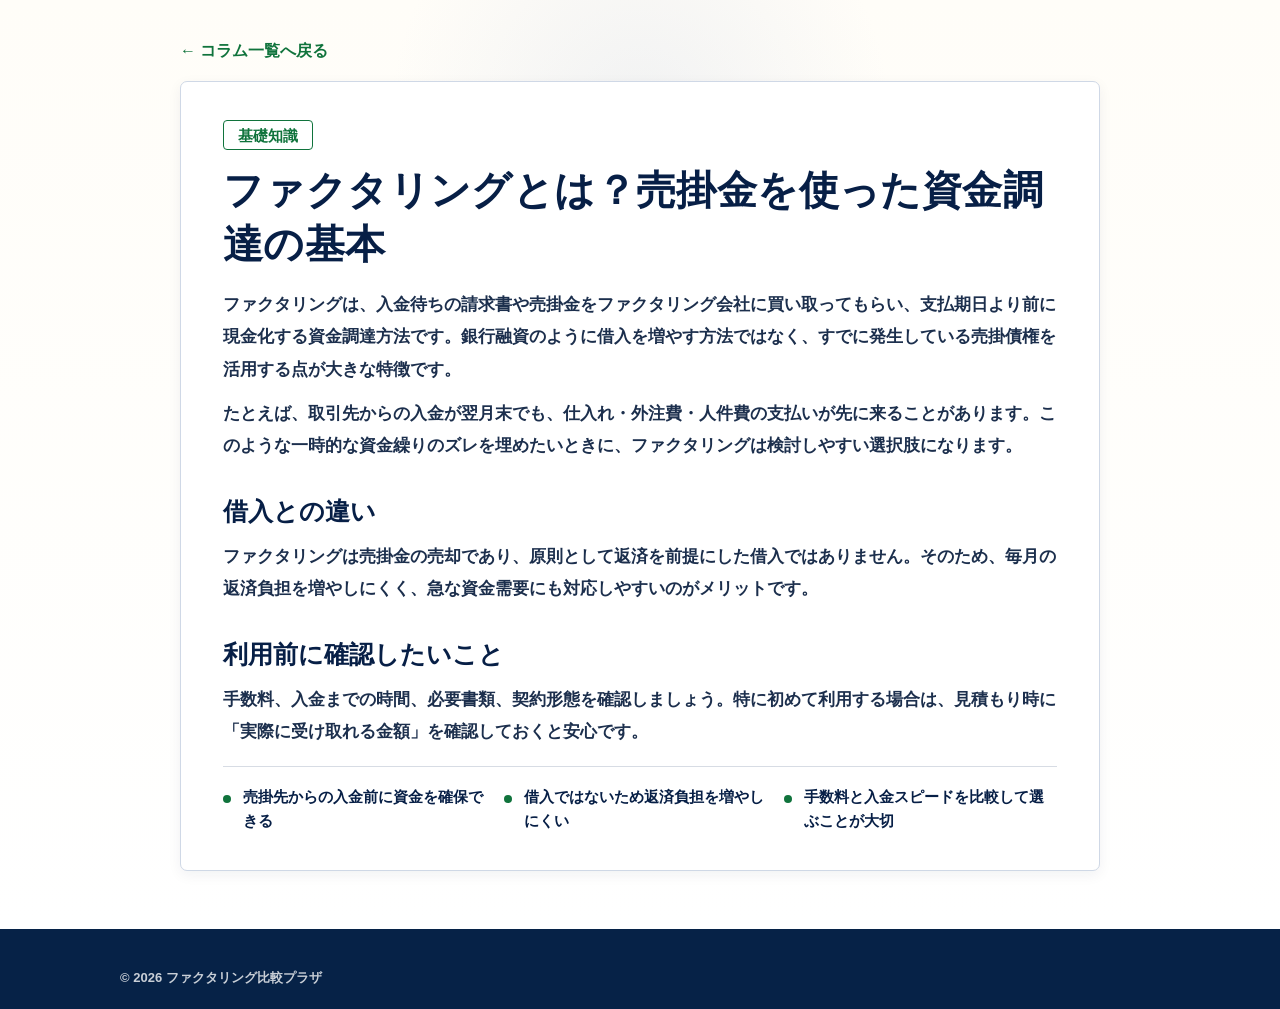
<file: column-basic.html>
<!doctype html>
<html lang="ja">
  <head>
    <meta charset="utf-8">
    <meta name="viewport" content="width=device-width, initial-scale=1">
    <title>ファクタリングとは？売掛金を使った資金調達の基本</title>
    <link rel="stylesheet" href="app.css?v=20260525-column-pages-v39">
  </head>
  <body>
    <div class="lp-shell">
      <main class="column-page-section">
        <div class="column-page-inner">
          <a class="column-back-link" href="index.html#columns">← コラム一覧へ戻る</a>
          <article class="column-article">
            <p class="column-article-tag">基礎知識</p>
            <h1>ファクタリングとは？売掛金を使った資金調達の基本</h1>
            <p>ファクタリングは、入金待ちの請求書や売掛金をファクタリング会社に買い取ってもらい、支払期日より前に現金化する資金調達方法です。銀行融資のように借入を増やす方法ではなく、すでに発生している売掛債権を活用する点が大きな特徴です。</p>
            <p>たとえば、取引先からの入金が翌月末でも、仕入れ・外注費・人件費の支払いが先に来ることがあります。このような一時的な資金繰りのズレを埋めたいときに、ファクタリングは検討しやすい選択肢になります。</p>
            <h2>借入との違い</h2>
            <p>ファクタリングは売掛金の売却であり、原則として返済を前提にした借入ではありません。そのため、毎月の返済負担を増やしにくく、急な資金需要にも対応しやすいのがメリットです。</p>
            <h2>利用前に確認したいこと</h2>
            <p>手数料、入金までの時間、必要書類、契約形態を確認しましょう。特に初めて利用する場合は、見積もり時に「実際に受け取れる金額」を確認しておくと安心です。</p>
            <ul class="column-points">
              <li>売掛先からの入金前に資金を確保できる</li>
              <li>借入ではないため返済負担を増やしにくい</li>
              <li>手数料と入金スピードを比較して選ぶことが大切</li>
            </ul>
          </article>
        </div>
      </main>
      <footer class="simple-footer">
        <p class="simple-footer-copy">© 2026 ファクタリング比較プラザ</p>
      </footer>
    </div>
  </body>
</html>
</file>
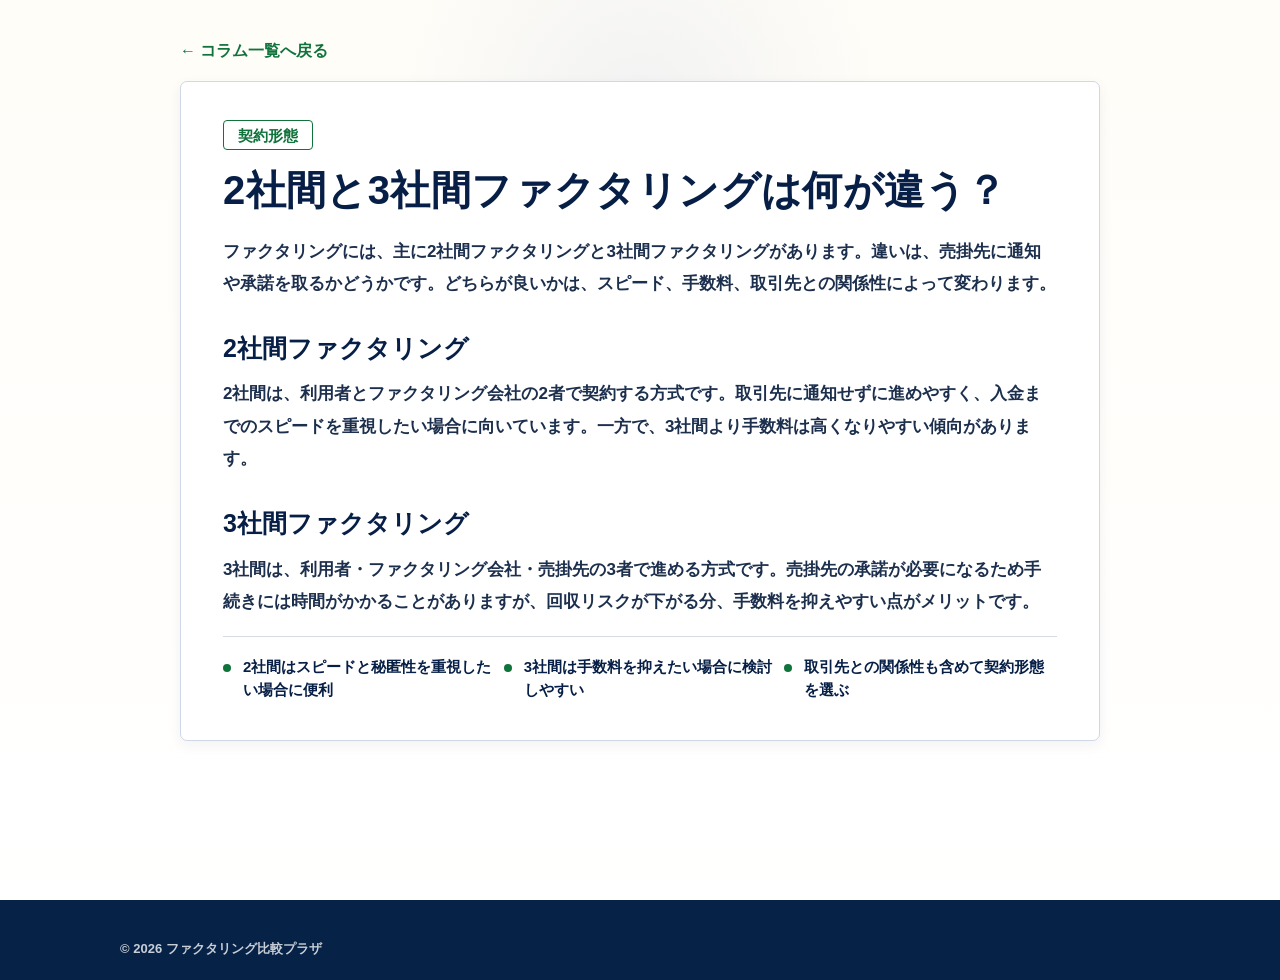
<file: column-contract.html>
<!doctype html>
<html lang="ja">
  <head>
    <meta charset="utf-8">
    <meta name="viewport" content="width=device-width, initial-scale=1">
    <title>2社間と3社間ファクタリングは何が違う？</title>
    <link rel="stylesheet" href="app.css?v=20260525-column-pages-v39">
  </head>
  <body>
    <div class="lp-shell">
      <main class="column-page-section">
        <div class="column-page-inner">
          <a class="column-back-link" href="index.html#columns">← コラム一覧へ戻る</a>
          <article class="column-article">
            <p class="column-article-tag">契約形態</p>
            <h1>2社間と3社間ファクタリングは何が違う？</h1>
            <p>ファクタリングには、主に2社間ファクタリングと3社間ファクタリングがあります。違いは、売掛先に通知や承諾を取るかどうかです。どちらが良いかは、スピード、手数料、取引先との関係性によって変わります。</p>
            <h2>2社間ファクタリング</h2>
            <p>2社間は、利用者とファクタリング会社の2者で契約する方式です。取引先に通知せずに進めやすく、入金までのスピードを重視したい場合に向いています。一方で、3社間より手数料は高くなりやすい傾向があります。</p>
            <h2>3社間ファクタリング</h2>
            <p>3社間は、利用者・ファクタリング会社・売掛先の3者で進める方式です。売掛先の承諾が必要になるため手続きには時間がかかることがありますが、回収リスクが下がる分、手数料を抑えやすい点がメリットです。</p>
            <ul class="column-points">
              <li>2社間はスピードと秘匿性を重視したい場合に便利</li>
              <li>3社間は手数料を抑えたい場合に検討しやすい</li>
              <li>取引先との関係性も含めて契約形態を選ぶ</li>
            </ul>
          </article>
        </div>
      </main>
      <footer class="simple-footer">
        <p class="simple-footer-copy">© 2026 ファクタリング比較プラザ</p>
      </footer>
    </div>
  </body>
</html>
</file>
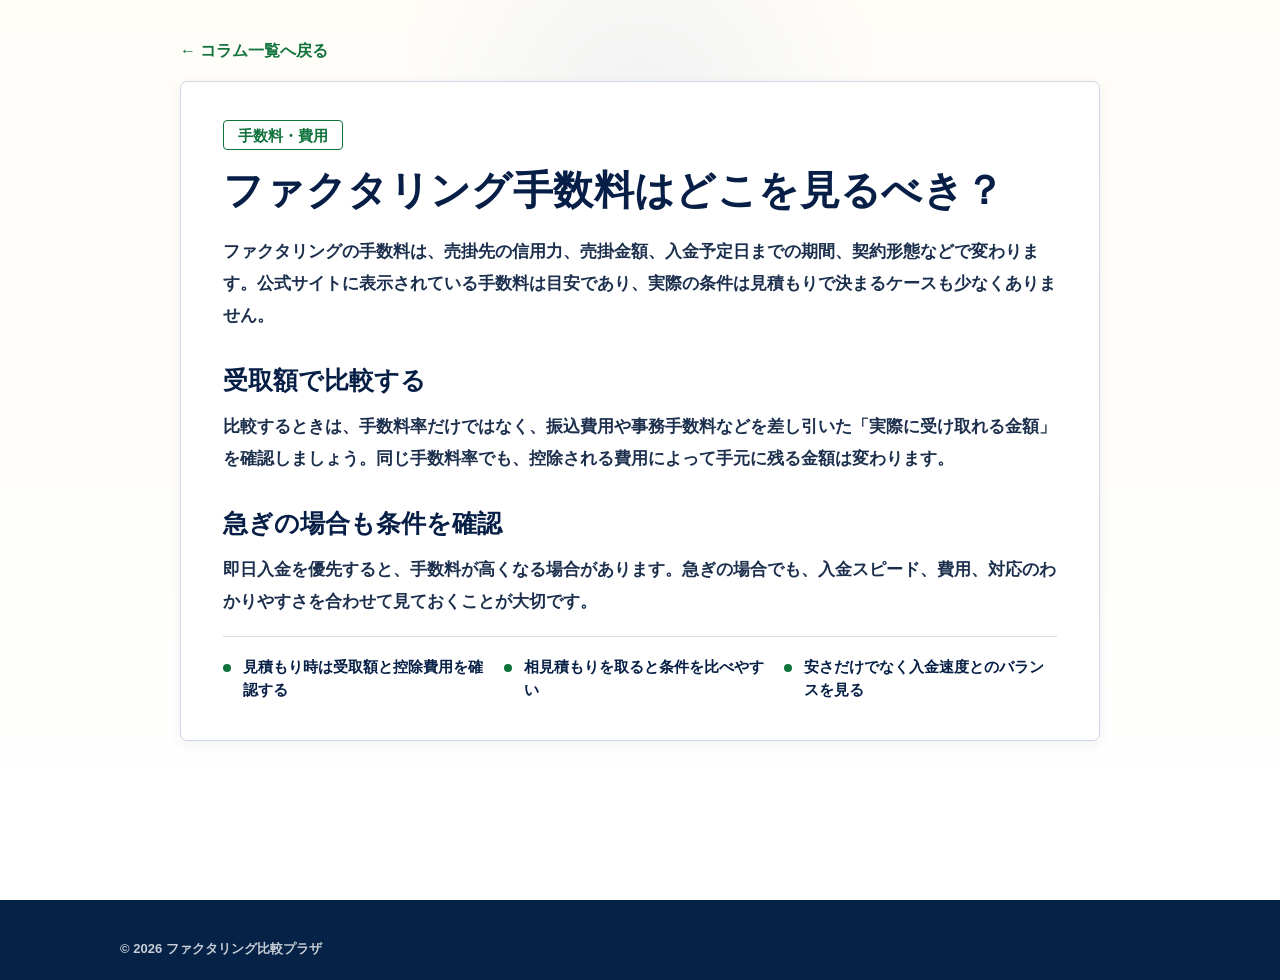
<file: column-fee.html>
<!doctype html>
<html lang="ja">
  <head>
    <meta charset="utf-8">
    <meta name="viewport" content="width=device-width, initial-scale=1">
    <title>ファクタリング手数料はどこを見るべき？</title>
    <link rel="stylesheet" href="app.css?v=20260525-column-pages-v39">
  </head>
  <body>
    <div class="lp-shell">
      <main class="column-page-section">
        <div class="column-page-inner">
          <a class="column-back-link" href="index.html#columns">← コラム一覧へ戻る</a>
          <article class="column-article">
            <p class="column-article-tag">手数料・費用</p>
            <h1>ファクタリング手数料はどこを見るべき？</h1>
            <p>ファクタリングの手数料は、売掛先の信用力、売掛金額、入金予定日までの期間、契約形態などで変わります。公式サイトに表示されている手数料は目安であり、実際の条件は見積もりで決まるケースも少なくありません。</p>
            <h2>受取額で比較する</h2>
            <p>比較するときは、手数料率だけではなく、振込費用や事務手数料などを差し引いた「実際に受け取れる金額」を確認しましょう。同じ手数料率でも、控除される費用によって手元に残る金額は変わります。</p>
            <h2>急ぎの場合も条件を確認</h2>
            <p>即日入金を優先すると、手数料が高くなる場合があります。急ぎの場合でも、入金スピード、費用、対応のわかりやすさを合わせて見ておくことが大切です。</p>
            <ul class="column-points">
              <li>見積もり時は受取額と控除費用を確認する</li>
              <li>相見積もりを取ると条件を比べやすい</li>
              <li>安さだけでなく入金速度とのバランスを見る</li>
            </ul>
          </article>
        </div>
      </main>
      <footer class="simple-footer">
        <p class="simple-footer-copy">© 2026 ファクタリング比較プラザ</p>
      </footer>
    </div>
  </body>
</html>
</file>
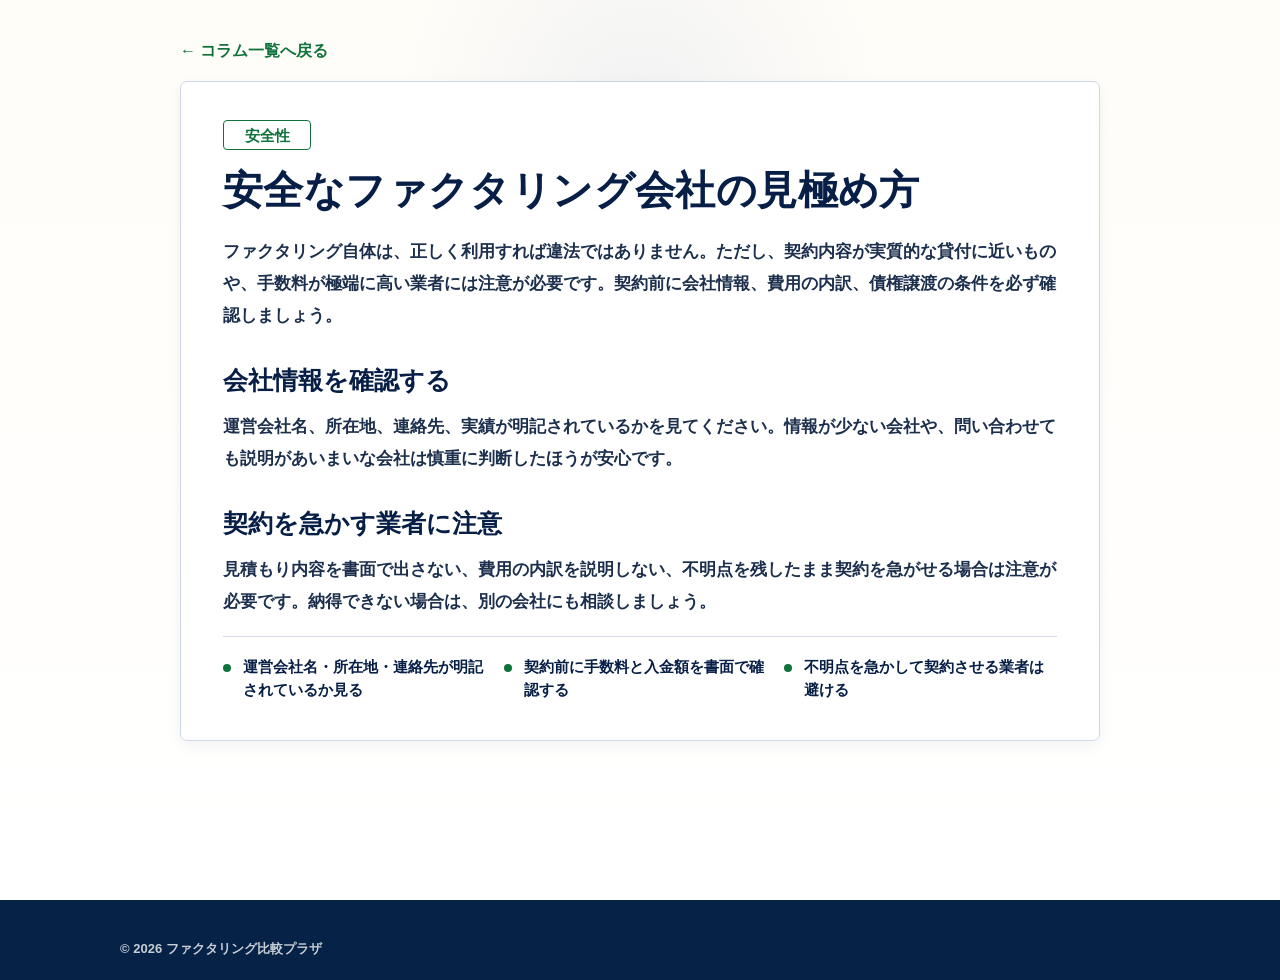
<file: column-safety.html>
<!doctype html>
<html lang="ja">
  <head>
    <meta charset="utf-8">
    <meta name="viewport" content="width=device-width, initial-scale=1">
    <title>安全なファクタリング会社の見極め方</title>
    <link rel="stylesheet" href="app.css?v=20260525-column-pages-v39">
  </head>
  <body>
    <div class="lp-shell">
      <main class="column-page-section">
        <div class="column-page-inner">
          <a class="column-back-link" href="index.html#columns">← コラム一覧へ戻る</a>
          <article class="column-article">
            <p class="column-article-tag">安全性</p>
            <h1>安全なファクタリング会社の見極め方</h1>
            <p>ファクタリング自体は、正しく利用すれば違法ではありません。ただし、契約内容が実質的な貸付に近いものや、手数料が極端に高い業者には注意が必要です。契約前に会社情報、費用の内訳、債権譲渡の条件を必ず確認しましょう。</p>
            <h2>会社情報を確認する</h2>
            <p>運営会社名、所在地、連絡先、実績が明記されているかを見てください。情報が少ない会社や、問い合わせても説明があいまいな会社は慎重に判断したほうが安心です。</p>
            <h2>契約を急かす業者に注意</h2>
            <p>見積もり内容を書面で出さない、費用の内訳を説明しない、不明点を残したまま契約を急がせる場合は注意が必要です。納得できない場合は、別の会社にも相談しましょう。</p>
            <ul class="column-points">
              <li>運営会社名・所在地・連絡先が明記されているか見る</li>
              <li>契約前に手数料と入金額を書面で確認する</li>
              <li>不明点を急かして契約させる業者は避ける</li>
            </ul>
          </article>
        </div>
      </main>
      <footer class="simple-footer">
        <p class="simple-footer-copy">© 2026 ファクタリング比較プラザ</p>
      </footer>
    </div>
  </body>
</html>
</file>
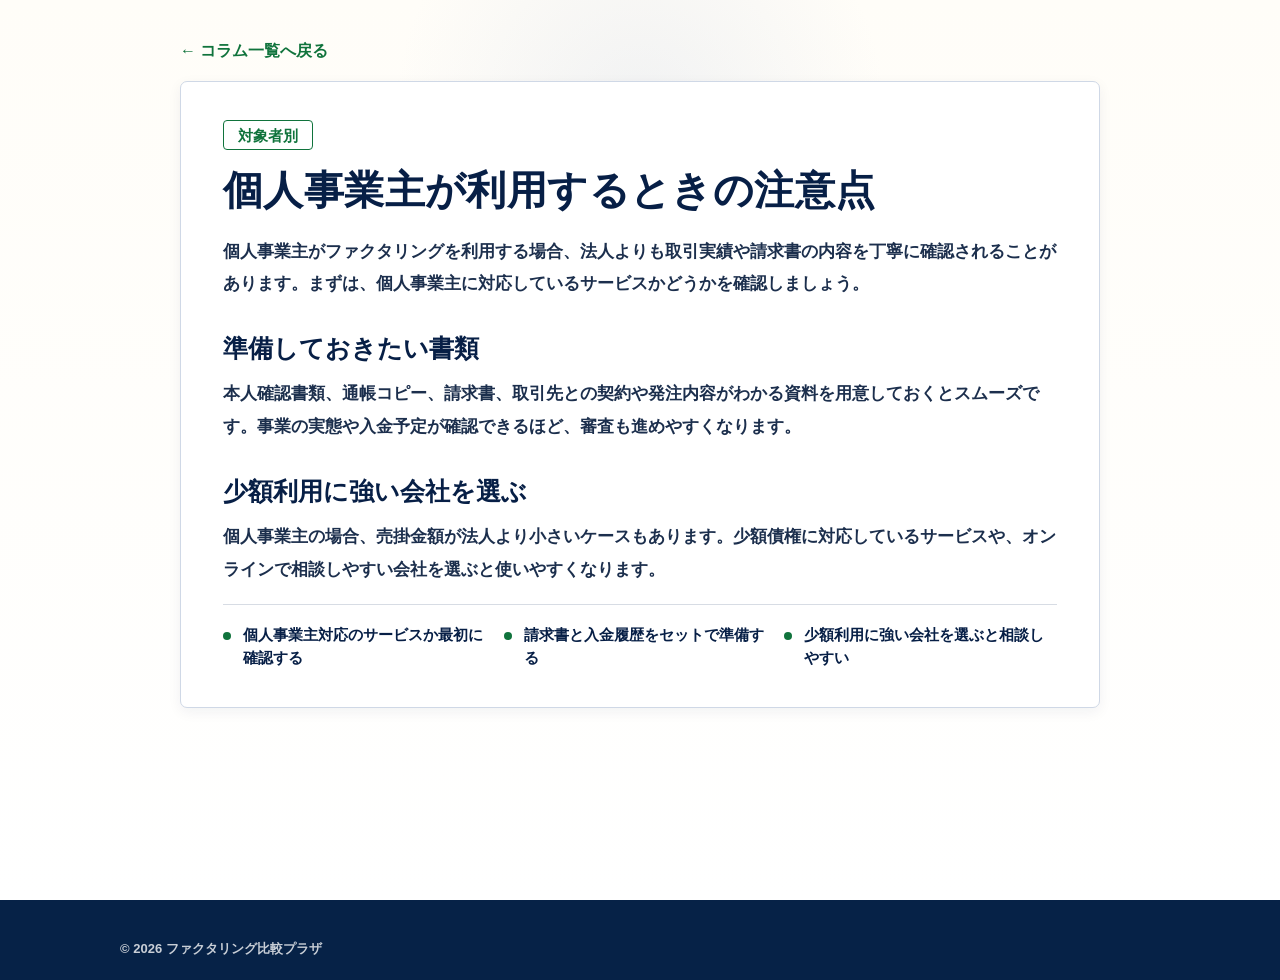
<file: column-sole.html>
<!doctype html>
<html lang="ja">
  <head>
    <meta charset="utf-8">
    <meta name="viewport" content="width=device-width, initial-scale=1">
    <title>個人事業主がファクタリングを利用するときの注意点</title>
    <link rel="stylesheet" href="app.css?v=20260525-column-pages-v39">
  </head>
  <body>
    <div class="lp-shell">
      <main class="column-page-section">
        <div class="column-page-inner">
          <a class="column-back-link" href="index.html#columns">← コラム一覧へ戻る</a>
          <article class="column-article">
            <p class="column-article-tag">対象者別</p>
            <h1>個人事業主が利用するときの注意点</h1>
            <p>個人事業主がファクタリングを利用する場合、法人よりも取引実績や請求書の内容を丁寧に確認されることがあります。まずは、個人事業主に対応しているサービスかどうかを確認しましょう。</p>
            <h2>準備しておきたい書類</h2>
            <p>本人確認書類、通帳コピー、請求書、取引先との契約や発注内容がわかる資料を用意しておくとスムーズです。事業の実態や入金予定が確認できるほど、審査も進めやすくなります。</p>
            <h2>少額利用に強い会社を選ぶ</h2>
            <p>個人事業主の場合、売掛金額が法人より小さいケースもあります。少額債権に対応しているサービスや、オンラインで相談しやすい会社を選ぶと使いやすくなります。</p>
            <ul class="column-points">
              <li>個人事業主対応のサービスか最初に確認する</li>
              <li>請求書と入金履歴をセットで準備する</li>
              <li>少額利用に強い会社を選ぶと相談しやすい</li>
            </ul>
          </article>
        </div>
      </main>
      <footer class="simple-footer">
        <p class="simple-footer-copy">© 2026 ファクタリング比較プラザ</p>
      </footer>
    </div>
  </body>
</html>
</file>
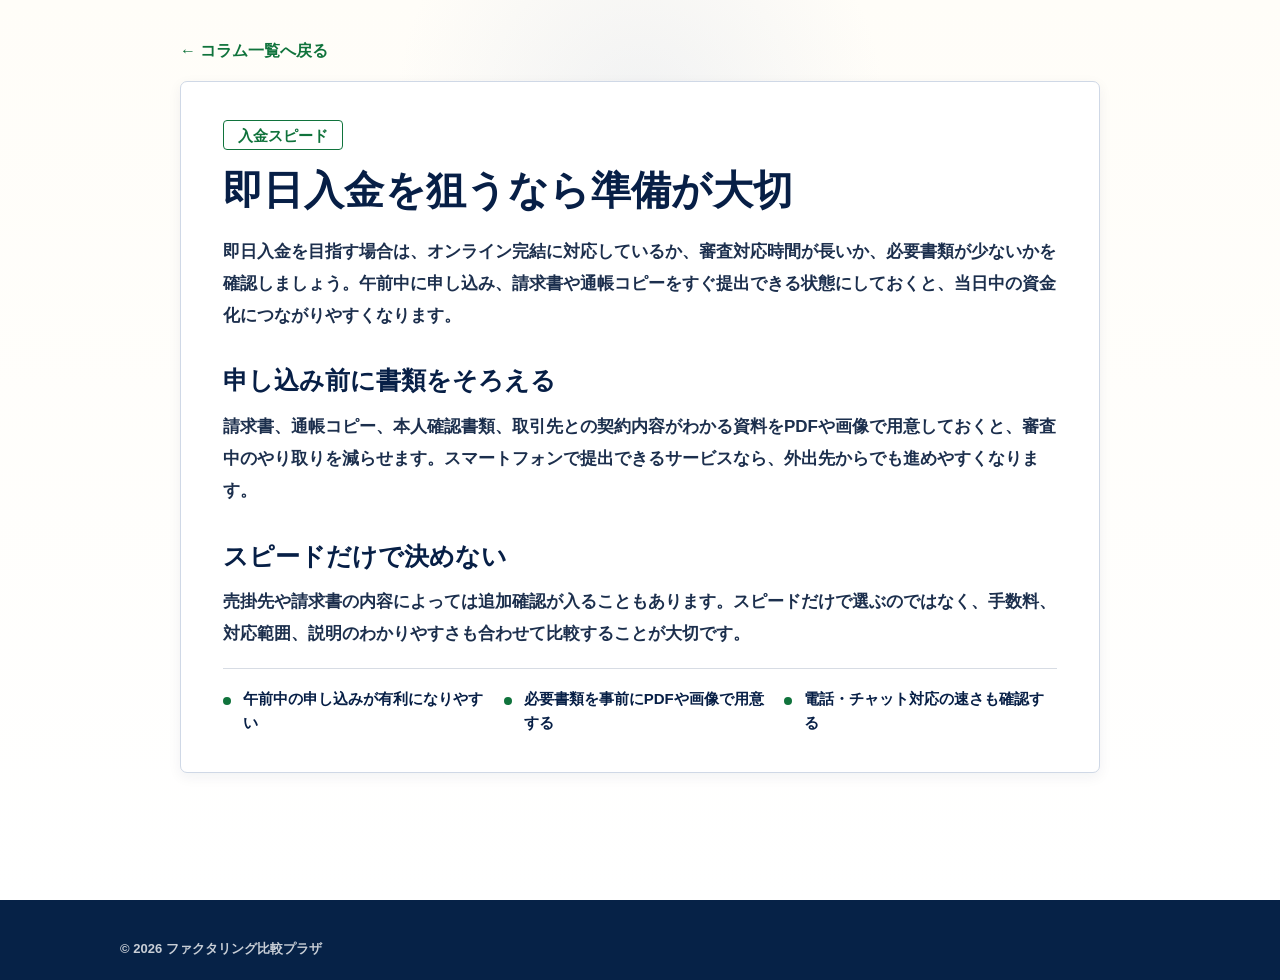
<file: column-speed.html>
<!doctype html>
<html lang="ja">
  <head>
    <meta charset="utf-8">
    <meta name="viewport" content="width=device-width, initial-scale=1">
    <title>即日入金を狙うなら準備が大切</title>
    <link rel="stylesheet" href="app.css?v=20260525-column-pages-v39">
  </head>
  <body>
    <div class="lp-shell">
      <main class="column-page-section">
        <div class="column-page-inner">
          <a class="column-back-link" href="index.html#columns">← コラム一覧へ戻る</a>
          <article class="column-article">
            <p class="column-article-tag">入金スピード</p>
            <h1>即日入金を狙うなら準備が大切</h1>
            <p>即日入金を目指す場合は、オンライン完結に対応しているか、審査対応時間が長いか、必要書類が少ないかを確認しましょう。午前中に申し込み、請求書や通帳コピーをすぐ提出できる状態にしておくと、当日中の資金化につながりやすくなります。</p>
            <h2>申し込み前に書類をそろえる</h2>
            <p>請求書、通帳コピー、本人確認書類、取引先との契約内容がわかる資料をPDFや画像で用意しておくと、審査中のやり取りを減らせます。スマートフォンで提出できるサービスなら、外出先からでも進めやすくなります。</p>
            <h2>スピードだけで決めない</h2>
            <p>売掛先や請求書の内容によっては追加確認が入ることもあります。スピードだけで選ぶのではなく、手数料、対応範囲、説明のわかりやすさも合わせて比較することが大切です。</p>
            <ul class="column-points">
              <li>午前中の申し込みが有利になりやすい</li>
              <li>必要書類を事前にPDFや画像で用意する</li>
              <li>電話・チャット対応の速さも確認する</li>
            </ul>
          </article>
        </div>
      </main>
      <footer class="simple-footer">
        <p class="simple-footer-copy">© 2026 ファクタリング比較プラザ</p>
      </footer>
    </div>
  </body>
</html>
</file>
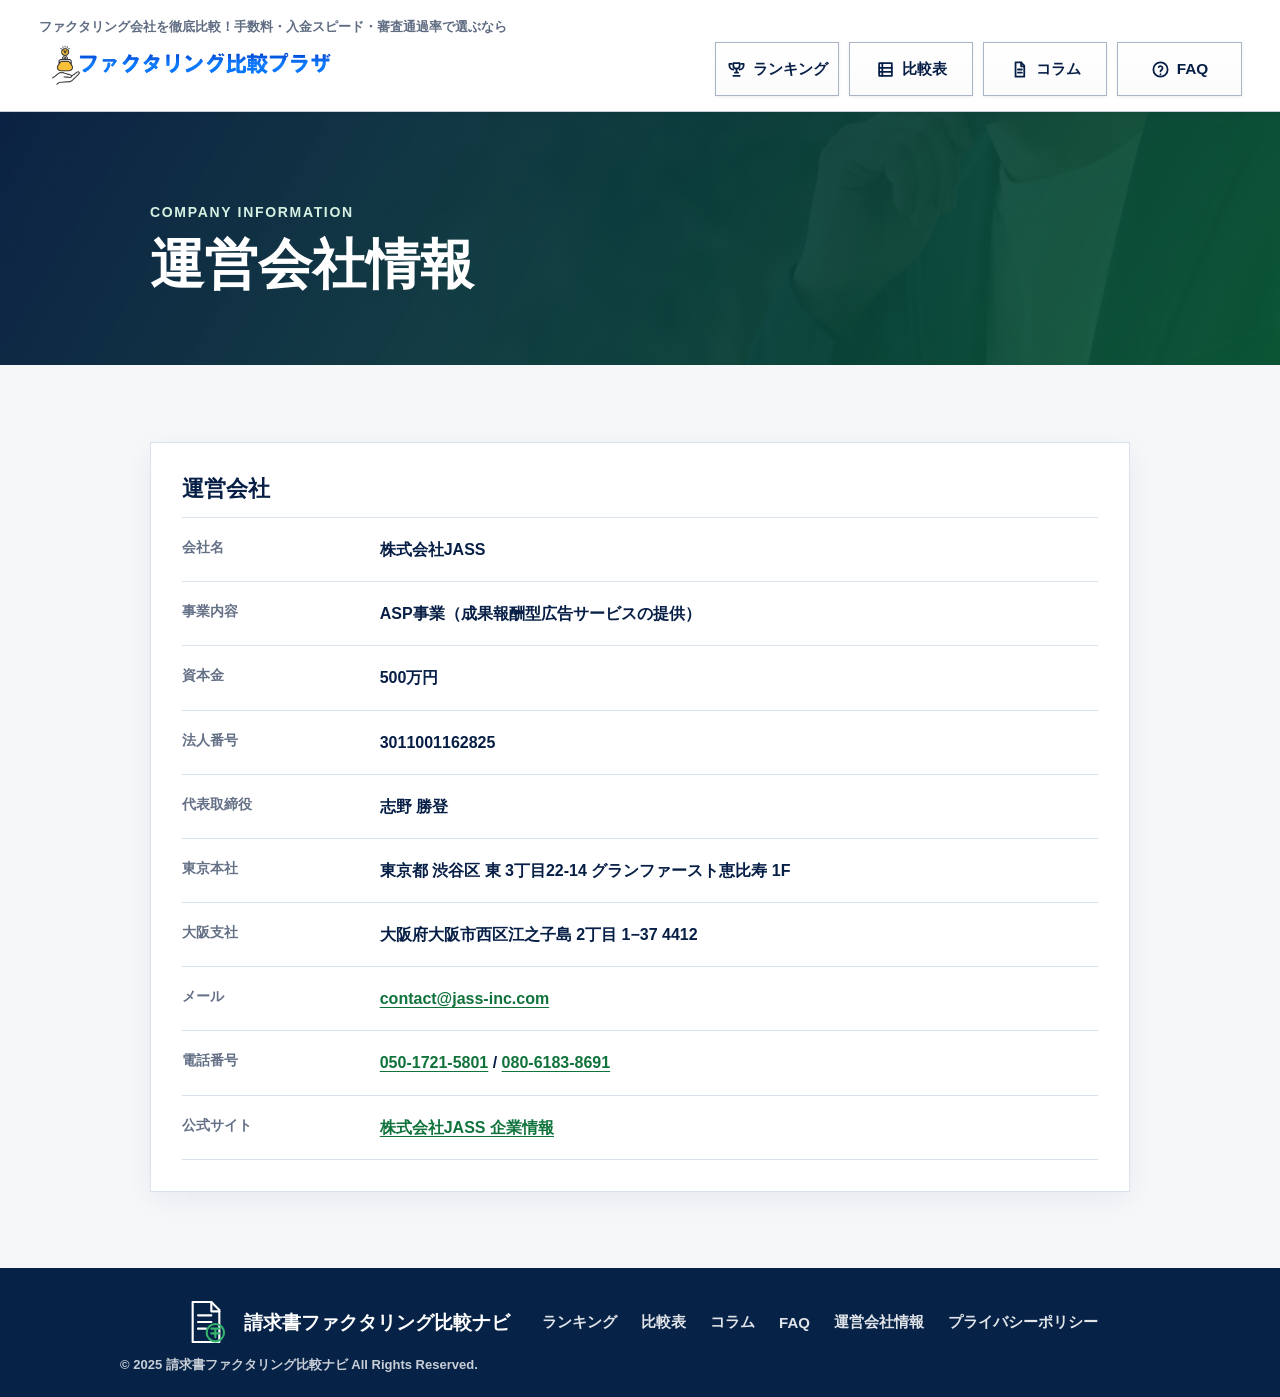
<file: company.html>
<!doctype html>
<html lang="ja">
  <head>
    <meta charset="utf-8">
    <meta name="viewport" content="width=device-width, initial-scale=1">
    <title>運営会社情報 | 請求書ファクタリング比較ナビ</title>
    <meta name="description" content="請求書ファクタリング比較ナビの運営会社である株式会社JASSの会社情報です。会社名、所在地、代表者、事業内容、連絡先を掲載しています。">
    <link rel="stylesheet" href="app.css?v=20260525-pickup-copy-v36">
  </head>
  <body>
    <div class="lp-shell">
      <header class="site-header" aria-label="サイトヘッダー">
        <div class="header-copy">ファクタリング会社を徹底比較！手数料・入金スピード・審査通過率で選ぶなら</div>
        <a class="brand" href="index.html" aria-label="請求書ファクタリング比較ナビ">
          <svg class="brand-mark" viewBox="0 0 72 72" aria-hidden="true">
            <path d="M13 8h32l14 14v20" fill="none" stroke="currentColor" stroke-width="4" stroke-linejoin="round"/>
            <path d="M45 8v17h14" fill="none" stroke="currentColor" stroke-width="4" stroke-linejoin="round"/>
            <path d="M21 27h19M21 39h24M21 51h18" fill="none" stroke="currentColor" stroke-width="4" stroke-linecap="round"/>
            <circle cx="48" cy="50" r="13" fill="#fff" stroke="currentColor" stroke-width="4"/>
            <path d="m58 60 9 9" fill="none" stroke="currentColor" stroke-width="5" stroke-linecap="round"/>
          </svg>
          <span class="brand-text">
            <span>請求書ファクタリング</span><span>比較ナビ</span>
          </span>
        </a>
        <button class="menu-toggle" type="button" aria-label="メニューを開く" aria-expanded="false" aria-controls="global-nav">
          <span></span>
          <span></span>
          <span></span>
        </button>
        <nav class="global-nav" id="global-nav" aria-label="主要ナビゲーション">
          <a class="nav-item" href="index.html#ranking">
            <svg viewBox="0 0 24 24" aria-hidden="true"><path d="M8 4h8v3a4 4 0 0 1-8 0V4Z"/><path d="M6 5H3v2a5 5 0 0 0 5 5M18 5h3v2a5 5 0 0 1-5 5M12 11v5M8 20h8M10 16h4"/></svg>
            <span>ランキング</span>
          </a>
          <a class="nav-item" href="index.html#comparison">
            <svg viewBox="0 0 24 24" aria-hidden="true"><path d="M4 4h16v16H4z"/><path d="M8 4v16M4 10h16M4 15h16"/></svg>
            <span>比較表</span>
          </a>
          <a class="nav-item" href="index.html#columns">
            <svg viewBox="0 0 24 24" aria-hidden="true"><path d="M7 3h7l4 4v14H7z"/><path d="M14 3v5h4M10 12h5M10 16h5"/></svg>
            <span>コラム</span>
          </a>
          <a class="nav-item" href="index.html#faq">
            <svg viewBox="0 0 24 24" aria-hidden="true"><circle cx="12" cy="12" r="9"/><path d="M9.8 9a2.6 2.6 0 0 1 4.8 1.4c0 2.2-2.6 2.2-2.6 4M12 18h.01"/></svg>
            <span>FAQ</span>
          </a>
        </nav>
      </header>

      <main>
        <section class="privacy-hero" aria-labelledby="company-title">
          <div class="privacy-hero-inner">
            <p class="privacy-kicker">Company Information</p>
            <h1 id="company-title">運営会社情報</h1>
          </div>
        </section>

        <section class="privacy-section" aria-label="運営会社情報">
          <div class="privacy-container">
            <article class="privacy-card company-profile">
              <h2>運営会社</h2>
              <dl>
                <div>
                  <dt>会社名</dt>
                  <dd>株式会社JASS</dd>
                </div>
                <div>
                  <dt>事業内容</dt>
                  <dd>ASP事業（成果報酬型広告サービスの提供）</dd>
                </div>
                <div>
                  <dt>資本金</dt>
                  <dd>500万円</dd>
                </div>
                <div>
                  <dt>法人番号</dt>
                  <dd>3011001162825</dd>
                </div>
                <div>
                  <dt>代表取締役</dt>
                  <dd>志野 勝登</dd>
                </div>
                <div>
                  <dt>東京本社</dt>
                  <dd>東京都 渋谷区 東 3丁目22-14 グランファースト恵比寿 1F</dd>
                </div>
                <div>
                  <dt>大阪支社</dt>
                  <dd>大阪府大阪市西区江之子島 2丁目 1−37 4412</dd>
                </div>
                <div>
                  <dt>メール</dt>
                  <dd><a href="mailto:contact@jass-inc.com">contact@jass-inc.com</a></dd>
                </div>
                <div>
                  <dt>電話番号</dt>
                  <dd><a href="tel:05017215801">050-1721-5801</a> / <a href="tel:08061838691">080-6183-8691</a></dd>
                </div>
                <div>
                  <dt>公式サイト</dt>
                  <dd><a href="https://www.jass-inc.com/%E4%BC%81%E6%A5%AD%E6%83%85%E5%A0%B1" target="_blank" rel="noopener">株式会社JASS 企業情報</a></dd>
                </div>
              </dl>
            </article>
          </div>
        </section>
      </main>

      <footer class="simple-footer">
        <div class="simple-footer-inner">
          <a class="simple-footer-brand" href="index.html" aria-label="トップページへ">
            <svg viewBox="0 0 72 72" aria-hidden="true">
              <path d="M16 6h28l12 12v48H16z"></path>
              <path d="M44 6v14h12M24 26h20M24 36h20M24 46h12"></path>
              <circle cx="50" cy="52" r="13"></circle>
              <path d="M44 46h12M50 46v13M44 53h12"></path>
            </svg>
            <span>請求書ファクタリング比較ナビ</span>
          </a>

          <nav class="simple-footer-nav" aria-label="フッターメニュー">
            <a href="index.html#ranking">ランキング</a>
            <a href="index.html#comparison">比較表</a>
            <a href="index.html#columns">コラム</a>
            <a href="index.html#faq">FAQ</a>
            <a href="company.html" aria-current="page">運営会社情報</a>
            <a href="privacy-policy.html">プライバシーポリシー</a>
          </nav>
        </div>
        <p class="simple-footer-copy">© 2025 請求書ファクタリング比較ナビ All Rights Reserved.</p>
      </footer>
    </div>
    <script>
      (() => {
        const toggle = document.querySelector(".menu-toggle");
        const nav = document.querySelector("#global-nav");
        if (!toggle || !nav) return;

        const closeMenu = () => {
          toggle.setAttribute("aria-expanded", "false");
          toggle.setAttribute("aria-label", "メニューを開く");
          nav.classList.remove("is-open");
        };

        toggle.addEventListener("click", () => {
          const isOpen = toggle.getAttribute("aria-expanded") === "true";
          toggle.setAttribute("aria-expanded", String(!isOpen));
          toggle.setAttribute("aria-label", isOpen ? "メニューを開く" : "メニューを閉じる");
          nav.classList.toggle("is-open", !isOpen);
        });

        nav.addEventListener("click", (event) => {
          if (event.target.closest("a")) closeMenu();
        });
      })();
    </script>
  </body>
</html>
</file>
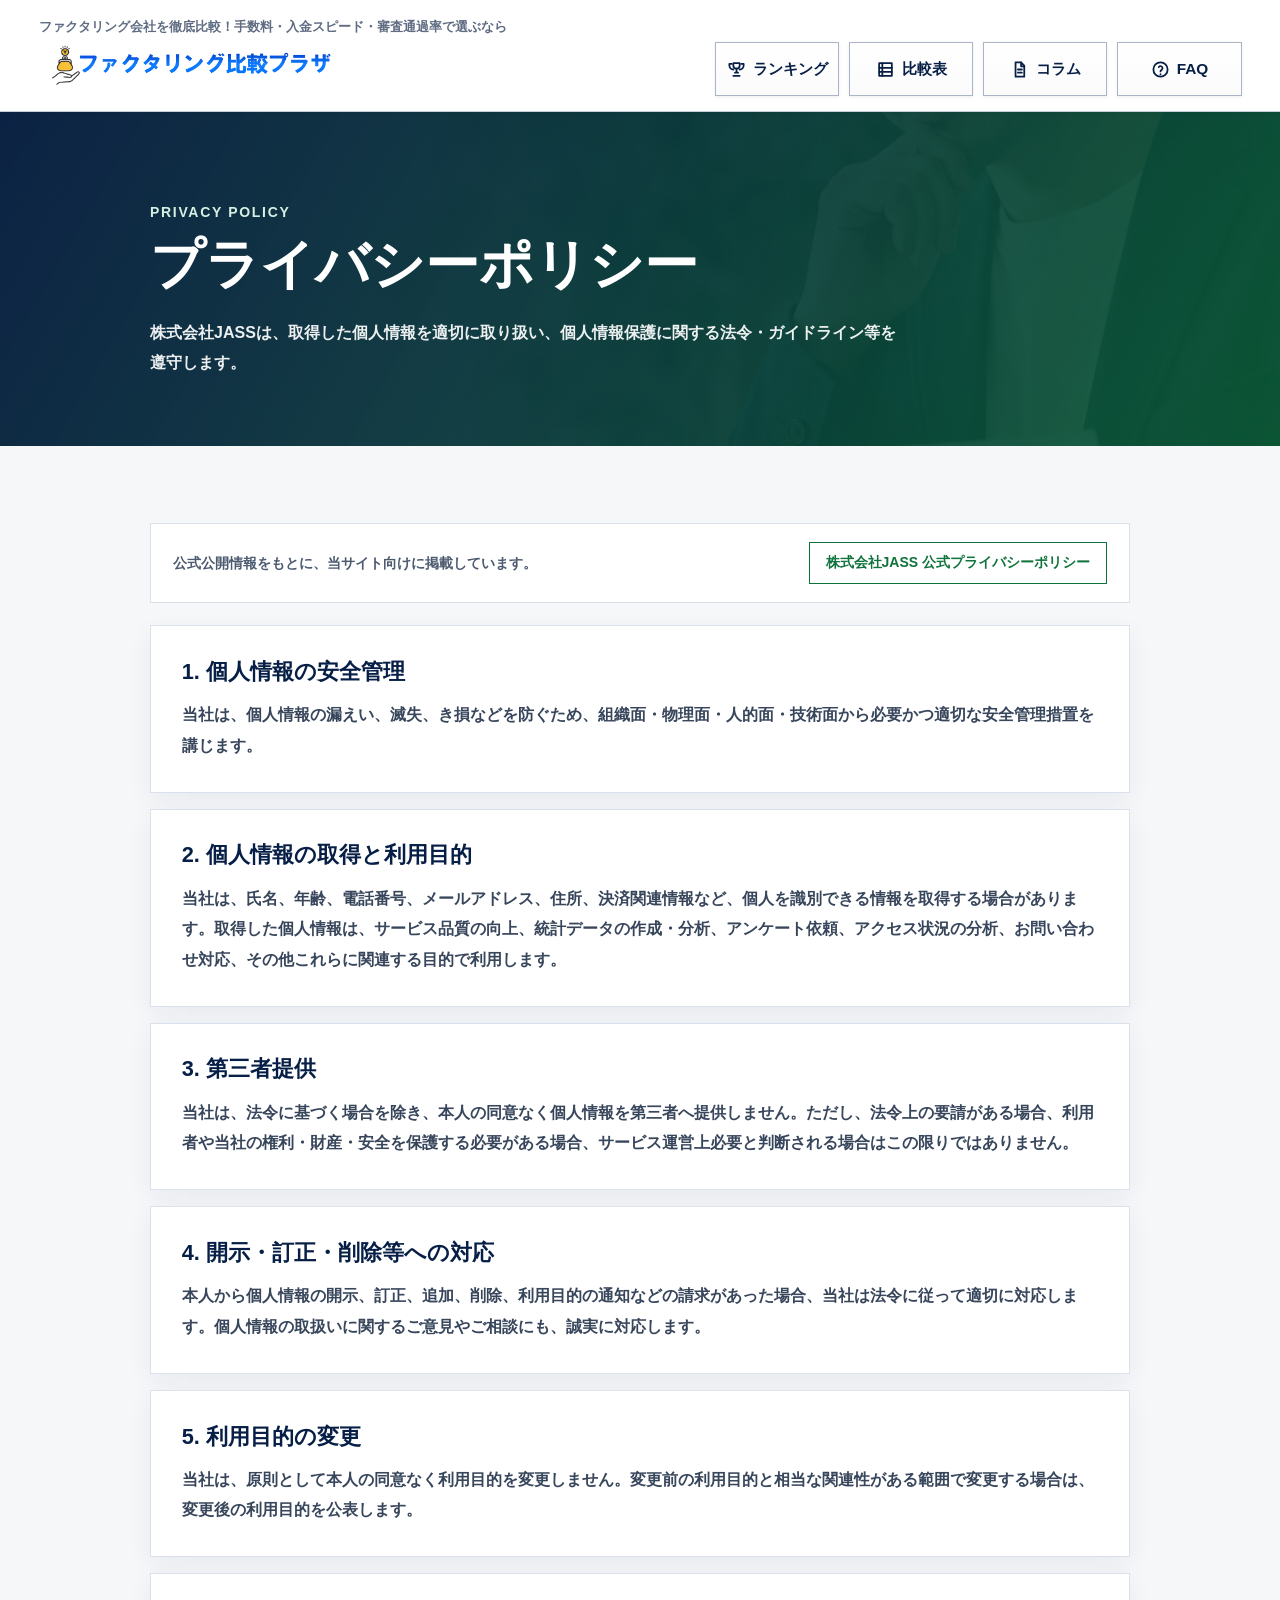
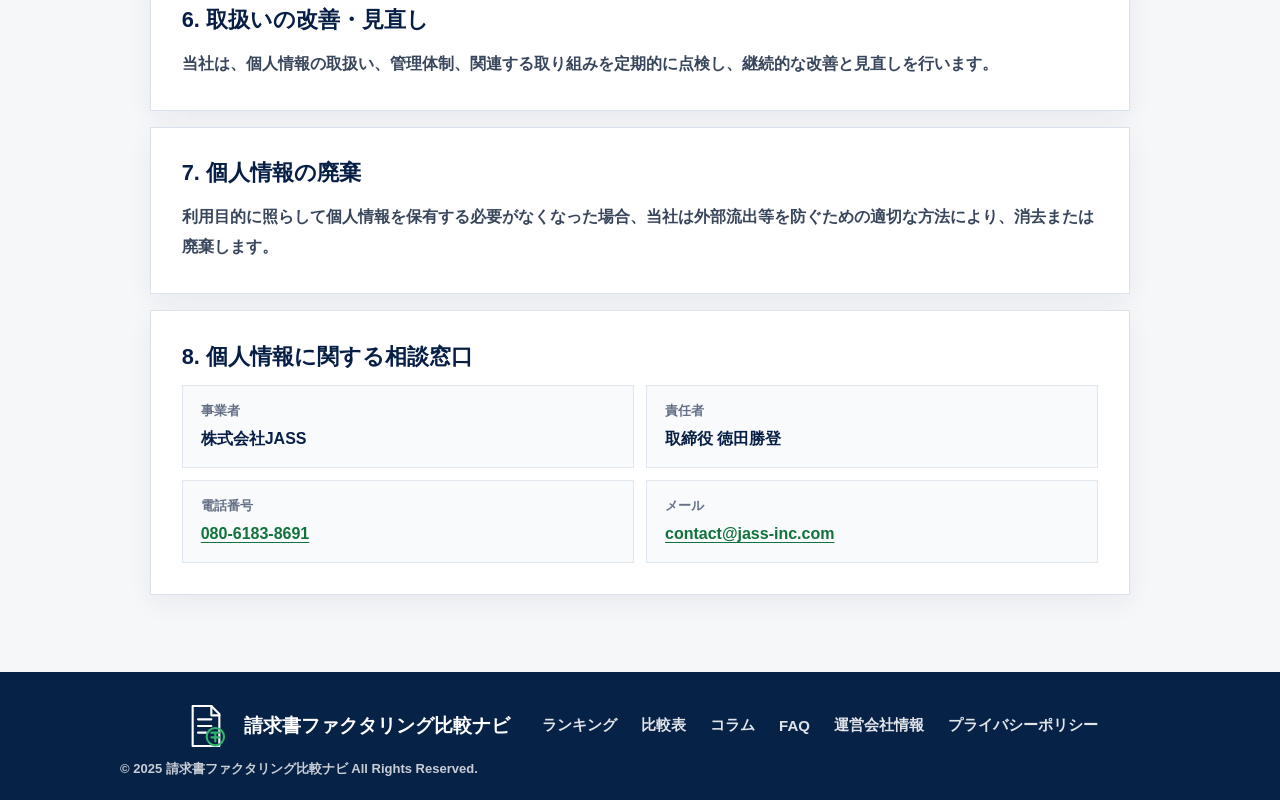
<file: privacy-policy.html>
<!doctype html>
<html lang="ja">
  <head>
    <meta charset="utf-8">
    <meta name="viewport" content="width=device-width, initial-scale=1">
    <title>プライバシーポリシー | 請求書ファクタリング比較ナビ</title>
    <meta name="description" content="請求書ファクタリング比較ナビを運営する株式会社JASSのプライバシーポリシーです。個人情報の取得、利用目的、安全管理、第三者提供、開示等の請求、相談窓口について掲載しています。">
    <link rel="stylesheet" href="app.css?v=20260525-pickup-copy-v36">
  </head>
  <body>
    <div class="lp-shell">
      <header class="site-header" aria-label="サイトヘッダー">
        <div class="header-copy">ファクタリング会社を徹底比較！手数料・入金スピード・審査通過率で選ぶなら</div>
        <a class="brand" href="index.html" aria-label="請求書ファクタリング比較ナビ">
          <svg class="brand-mark" viewBox="0 0 72 72" aria-hidden="true">
            <path d="M13 8h32l14 14v20" fill="none" stroke="currentColor" stroke-width="4" stroke-linejoin="round"/>
            <path d="M45 8v17h14" fill="none" stroke="currentColor" stroke-width="4" stroke-linejoin="round"/>
            <path d="M21 27h19M21 39h24M21 51h18" fill="none" stroke="currentColor" stroke-width="4" stroke-linecap="round"/>
            <circle cx="48" cy="50" r="13" fill="#fff" stroke="currentColor" stroke-width="4"/>
            <path d="m58 60 9 9" fill="none" stroke="currentColor" stroke-width="5" stroke-linecap="round"/>
          </svg>
          <span class="brand-text">
            <span>請求書ファクタリング</span><span>比較ナビ</span>
          </span>
        </a>
        <button class="menu-toggle" type="button" aria-label="メニューを開く" aria-expanded="false" aria-controls="global-nav">
          <span></span>
          <span></span>
          <span></span>
        </button>
        <nav class="global-nav" id="global-nav" aria-label="主要ナビゲーション">
          <a class="nav-item" href="index.html#ranking">
            <svg viewBox="0 0 24 24" aria-hidden="true"><path d="M8 4h8v3a4 4 0 0 1-8 0V4Z"/><path d="M6 5H3v2a5 5 0 0 0 5 5M18 5h3v2a5 5 0 0 1-5 5M12 11v5M8 20h8M10 16h4"/></svg>
            <span>ランキング</span>
          </a>
          <a class="nav-item" href="index.html#comparison">
            <svg viewBox="0 0 24 24" aria-hidden="true"><path d="M4 4h16v16H4z"/><path d="M8 4v16M4 10h16M4 15h16"/></svg>
            <span>比較表</span>
          </a>
          <a class="nav-item" href="index.html#columns">
            <svg viewBox="0 0 24 24" aria-hidden="true"><path d="M7 3h7l4 4v14H7z"/><path d="M14 3v5h4M10 12h5M10 16h5"/></svg>
            <span>コラム</span>
          </a>
          <a class="nav-item" href="index.html#faq">
            <svg viewBox="0 0 24 24" aria-hidden="true"><circle cx="12" cy="12" r="9"/><path d="M9.8 9a2.6 2.6 0 0 1 4.8 1.4c0 2.2-2.6 2.2-2.6 4M12 18h.01"/></svg>
            <span>FAQ</span>
          </a>
        </nav>
      </header>

      <main>
        <section class="privacy-hero" aria-labelledby="privacy-title">
          <div class="privacy-hero-inner">
            <p class="privacy-kicker">Privacy Policy</p>
            <h1 id="privacy-title">プライバシーポリシー</h1>
            <p>株式会社JASSは、取得した個人情報を適切に取り扱い、個人情報保護に関する法令・ガイドライン等を遵守します。</p>
          </div>
        </section>

        <section class="privacy-section" aria-label="プライバシーポリシー本文">
          <div class="privacy-container">
            <div class="privacy-source">
              <p>公式公開情報をもとに、当サイト向けに掲載しています。</p>
              <a href="https://www.jass-inc.com/%E3%83%97%E3%83%A9%E3%82%A4%E3%83%90%E3%82%B7%E3%83%BC%E3%83%9D%E3%83%AA%E3%82%B7%E3%83%BC" target="_blank" rel="noopener">株式会社JASS 公式プライバシーポリシー</a>
            </div>

            <article class="privacy-card">
              <h2>1. 個人情報の安全管理</h2>
              <p>当社は、個人情報の漏えい、滅失、き損などを防ぐため、組織面・物理面・人的面・技術面から必要かつ適切な安全管理措置を講じます。</p>
            </article>

            <article class="privacy-card">
              <h2>2. 個人情報の取得と利用目的</h2>
              <p>当社は、氏名、年齢、電話番号、メールアドレス、住所、決済関連情報など、個人を識別できる情報を取得する場合があります。取得した個人情報は、サービス品質の向上、統計データの作成・分析、アンケート依頼、アクセス状況の分析、お問い合わせ対応、その他これらに関連する目的で利用します。</p>
            </article>

            <article class="privacy-card">
              <h2>3. 第三者提供</h2>
              <p>当社は、法令に基づく場合を除き、本人の同意なく個人情報を第三者へ提供しません。ただし、法令上の要請がある場合、利用者や当社の権利・財産・安全を保護する必要がある場合、サービス運営上必要と判断される場合はこの限りではありません。</p>
            </article>

            <article class="privacy-card">
              <h2>4. 開示・訂正・削除等への対応</h2>
              <p>本人から個人情報の開示、訂正、追加、削除、利用目的の通知などの請求があった場合、当社は法令に従って適切に対応します。個人情報の取扱いに関するご意見やご相談にも、誠実に対応します。</p>
            </article>

            <article class="privacy-card">
              <h2>5. 利用目的の変更</h2>
              <p>当社は、原則として本人の同意なく利用目的を変更しません。変更前の利用目的と相当な関連性がある範囲で変更する場合は、変更後の利用目的を公表します。</p>
            </article>

            <article class="privacy-card">
              <h2>6. 取扱いの改善・見直し</h2>
              <p>当社は、個人情報の取扱い、管理体制、関連する取り組みを定期的に点検し、継続的な改善と見直しを行います。</p>
            </article>

            <article class="privacy-card">
              <h2>7. 個人情報の廃棄</h2>
              <p>利用目的に照らして個人情報を保有する必要がなくなった場合、当社は外部流出等を防ぐための適切な方法により、消去または廃棄します。</p>
            </article>

            <article class="privacy-card privacy-contact">
              <h2>8. 個人情報に関する相談窓口</h2>
              <dl>
                <div>
                  <dt>事業者</dt>
                  <dd>株式会社JASS</dd>
                </div>
                <div>
                  <dt>責任者</dt>
                  <dd>取締役 徳田勝登</dd>
                </div>
                <div>
                  <dt>電話番号</dt>
                  <dd><a href="tel:08061838691">080-6183-8691</a></dd>
                </div>
                <div>
                  <dt>メール</dt>
                  <dd><a href="mailto:contact@jass-inc.com">contact@jass-inc.com</a></dd>
                </div>
              </dl>
            </article>
          </div>
        </section>
      </main>

      <footer class="simple-footer">
        <div class="simple-footer-inner">
          <a class="simple-footer-brand" href="index.html" aria-label="トップページへ">
            <svg viewBox="0 0 72 72" aria-hidden="true">
              <path d="M16 6h28l12 12v48H16z"></path>
              <path d="M44 6v14h12M24 26h20M24 36h20M24 46h12"></path>
              <circle cx="50" cy="52" r="13"></circle>
              <path d="M44 46h12M50 46v13M44 53h12"></path>
            </svg>
            <span>請求書ファクタリング比較ナビ</span>
          </a>

          <nav class="simple-footer-nav" aria-label="フッターメニュー">
            <a href="index.html#ranking">ランキング</a>
            <a href="index.html#comparison">比較表</a>
            <a href="index.html#columns">コラム</a>
            <a href="index.html#faq">FAQ</a>
            <a href="company.html">運営会社情報</a>
            <a href="privacy-policy.html" aria-current="page">プライバシーポリシー</a>
          </nav>
        </div>
        <p class="simple-footer-copy">© 2025 請求書ファクタリング比較ナビ All Rights Reserved.</p>
      </footer>
    </div>
    <script>
      (() => {
        const toggle = document.querySelector(".menu-toggle");
        const nav = document.querySelector("#global-nav");
        if (!toggle || !nav) return;

        const closeMenu = () => {
          toggle.setAttribute("aria-expanded", "false");
          toggle.setAttribute("aria-label", "メニューを開く");
          nav.classList.remove("is-open");
        };

        toggle.addEventListener("click", () => {
          const isOpen = toggle.getAttribute("aria-expanded") === "true";
          toggle.setAttribute("aria-expanded", String(!isOpen));
          toggle.setAttribute("aria-label", isOpen ? "メニューを開く" : "メニューを閉じる");
          nav.classList.toggle("is-open", !isOpen);
        });

        nav.addEventListener("click", (event) => {
          if (event.target.closest("a")) closeMenu();
        });
      })();
    </script>
  </body>
</html>
</file>
<file: app.css>
@layer core, comparison, content, responsive, refinements;
@import url("css/01-core.css?v=20260607-ranking-links") layer(core);
@import url("css/02-comparison-ranking.css?v=20260607-ranking-links") layer(comparison);
@import url("css/03-content-footer.css?v=20260607-ranking-links") layer(content);
@import url("css/04-responsive.css?v=20260816-mobile-fv-gap") layer(responsive);
@import url("css/05-refinements.css?v=20261002-ag-disclosures") layer(refinements);
</file>
